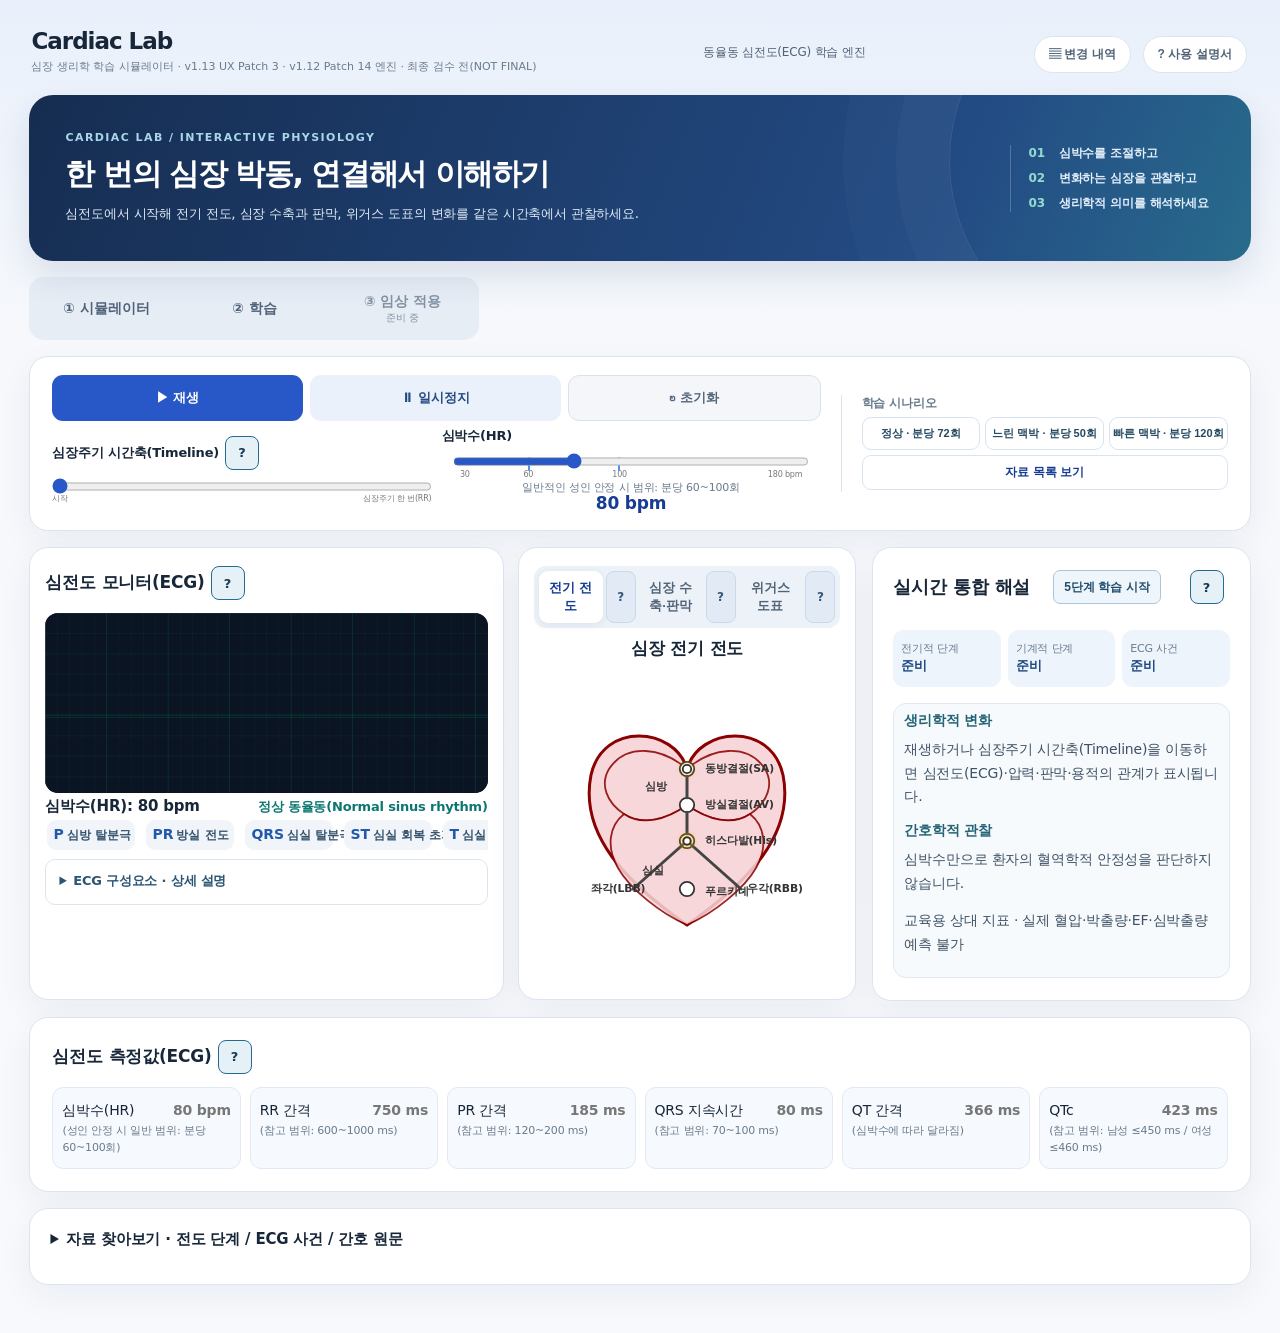
<file: index.html>
<!DOCTYPE html>
<html lang="ko">
<head>
<meta charset="UTF-8">
<meta name="viewport" content="width=device-width, initial-scale=1.0">
<title>Cardiac Electrophysiology Simulator v1.13 UX Patch 3 · v1.12 Patch 14 engine</title>
<link rel="stylesheet" href="style.css">
<link rel="stylesheet" href="cardiac-lab-v2.css">
</head>

<body>
<div class="app">

<header class="header">
    <h1>Cardiac Lab <span class="v113-engine-label">심장 생리학 학습 시뮬레이터 · v1.13 UX Patch 3 · v1.12 Patch 14 엔진 · 최종 검수 전(NOT FINAL)</span></h1>
    <p>동율동 심전도(ECG) 학습 엔진</p>
    <nav class="header-tools" aria-label="시뮬레이터 변경 내역 및 사용 설명서">
        <button type="button" id="patchNotesBtn" data-open-info="patchNotesPanel"
                aria-haspopup="dialog" aria-controls="patchNotesPanel" aria-expanded="false">▤ 변경 내역</button>
        <button type="button" id="userGuideBtn" data-open-info="userGuidePanel"
                aria-haspopup="dialog" aria-controls="userGuidePanel" aria-expanded="false">? 사용 설명서</button>
    </nav>
</header>

<section class="ux-reset-intro" aria-labelledby="uxResetTitle">
  <div class="ux-reset-copy">
    <p class="ux-reset-eyebrow">Cardiac Lab / Interactive Physiology</p>
    <h2 id="uxResetTitle">한 번의 심장 박동, 연결해서 이해하기</h2>
    <p class="ux-reset-description">심전도에서 시작해 전기 전도, 심장 수축과 판막, 위거스 도표의 변화를 같은 시간축에서 관찰하세요.</p>
  </div>
  <div class="ux-reset-steps" aria-label="시뮬레이터 학습 흐름">
    <span><b>01</b> 심박수를 조절하고</span>
    <span><b>02</b> 변화하는 심장을 관찰하고</span>
    <span><b>03</b> 생리학적 의미를 해석하세요</span>
  </div>
</section>
<main class="main-container">

    <!-- TOP AREA -->
    <section class="visual-grid">

        <!-- ECG -->
        <section class="card ecg-panel">
            <h2>심전도 모니터(ECG)</h2>

            <div class="ecg-wrapper">
                <canvas id="ecgCanvas" width="900" height="220"></canvas>
            </div>

            <div class="ecg-info">
                <span id="heartRateDisplay">심박수(HR): 80 bpm</span>
                <span id="rhythmStatus">정상 동율동(Normal sinus rhythm)</span>
            </div>

            <div class="ecg-interpretation" aria-label="선택 가능한 심전도 파형">
                <button type="button" class="ecg-item" data-ecg-component="P">
                    <span class="ecg-label">P</span><span>심방 탈분극</span>
                </button>
                <button type="button" class="ecg-item" data-ecg-component="PR">
                    <span class="ecg-label">PR</span><span>방실 전도</span>
                </button>
                <button type="button" class="ecg-item" data-ecg-component="QRS">
                    <span class="ecg-label">QRS</span><span>심실 탈분극</span>
                </button>
                <button type="button" class="ecg-item" data-ecg-component="ST">
                    <span class="ecg-label">ST</span><span>심실 회복 초기</span>
                </button>
                <button type="button" class="ecg-item" data-ecg-component="T">
                    <span class="ecg-label">T</span><span>심실 재분극</span>
                </button>
            </div>

            <div class="ecg-explanation" id="ecgExplanation" aria-live="polite">
                <div class="ecg-explanation-header">
                    <span>심전도 파형 설명</span>
                    <strong id="ecgExplanationTitle">설명할 심전도 파형을 선택하세요</strong>
                </div>
                <p id="ecgExplanationText">위의 P파, PR 간격, QRS파, ST 분절, T파를 눌러 심장의 전기적 활동과 어떤 관계가 있는지 살펴보세요.</p>
                <div class="ecg-explanation-link">
                    <span>전도와 전기적 활동</span>
                    <strong id="ecgExplanationLink">—</strong>
                </div>
            </div>

            <!-- CONTROL PANEL MOVED INTO ECG PANEL -->
            <section class="embedded-control-panel compact-controller">
                <div class="controller-layout">
                    <div class="controller-buttons">
                    <button id="playBtn">▶ 재생</button>
                    <button id="pauseBtn">⏸ 일시정지</button>
                    <button id="resetBtn">↻ 초기화</button>
                    </div>

                    <div class="controller-sliders">
                <div class="timeline">
                    <p class="control-title">심장주기 시간축(Timeline)</p>
                    <input id="timeSlider" type="range" min="0" max="100" value="0" step="0.1">
                    <div class="timeline-labels">
                        <span>시작</span>
                        <span>심장주기 한 번(RR)</span>
                    </div>
                </div>

                <div class="heart-rate-control">
                    <p class="control-title">심박수(HR)</p>

                    <div class="heart-rate-slider-wrap">
                        <div class="normal-range-track">
                            <div class="normal-range-fill"></div>
                        </div>
                        <input id="heartRateSlider" type="range" min="30" max="180" value="80" step="1">
                    </div>

                    <div class="heart-rate-scale">
                        <span class="scale-30">30</span>
                        <span class="scale-60">60</span>
                        <span class="scale-100">100</span>
                        <span class="scale-180">180 bpm</span>
                    </div>

                    <div class="normal-range-label">일반적인 성인 안정 시 범위: 분당 60~100회</div>
                    <strong id="heartRateValue">80 bpm</strong>
                </div>
                    </div>
                </div>
            </section>
        </section>


        <!-- CARDIAC CONDUCTION -->
        <section class="card heart-panel">
            <h2 id="heartVisualTitle">심장 전기 전도</h2>
            <div class="heart-mode-switch" role="group" aria-label="심장 시각화 방식">
                <button id="electricalModeBtn" type="button" class="mode-active" aria-pressed="true">전기 전도</button>
                <button id="mechanicalModeBtn" type="button" aria-pressed="false">심장 수축·판막</button>
            </div>

            <svg id="heartSVG" viewBox="0 0 500 500" xmlns="http://www.w3.org/2000/svg">
                <path id="heartShape"
                    d="M250 420 C150 350 70 270 90 170 C110 80 230 90 250 160 C270 90 390 80 410 170 C430 270 350 350 250 420 Z"/>
                <path id="atriaRegion"
                    d="M250 160 C210 125 150 115 120 160 C105 185 115 215 145 235 C175 255 215 245 250 220 C285 245 325 255 355 235 C385 215 395 185 380 160 C350 115 290 125 250 160 Z"/>
                <path id="ventricleRegion"
                    d="M145 235 C120 255 115 290 135 325 C155 360 205 400 250 420 C295 400 345 360 365 325 C385 290 380 255 355 235 C325 255 285 245 250 220 C215 245 175 255 145 235 Z"/>

                <circle id="SA" cx="250" cy="160" r="12"/>
                <circle id="AV" cx="250" cy="220" r="12"/>
                <circle id="His" cx="250" cy="280" r="12"/>
                <circle id="Purkinje" cx="250" cy="360" r="12"/>

                <line id="AVPath" x1="250" y1="172" x2="250" y2="208"/>
                <line id="HisPath" x1="250" y1="232" x2="250" y2="268"/>
                <line id="RBB" x1="250" y1="280" x2="340" y2="360"/>
                <line id="LBB" x1="250" y1="280" x2="160" y2="360"/>

                <circle id="conductionPulse" cx="250" cy="160" r="7" class="conduction-pulse"/>
                <circle id="conductionPulseR" cx="250" cy="280" r="6" class="conduction-branch-pulse"/>
                <circle id="conductionPulseL" cx="250" cy="280" r="6" class="conduction-branch-pulse"/>

                <text x="280" y="165">동방결절(SA)</text>
                <text x="280" y="225">방실결절(AV)</text>
                <text x="280" y="285">히스다발(His)</text>
                <text x="350" y="365">우각(RBB)</text>
                <text x="90" y="365">좌각(LBB)</text>
                <text x="280" y="370">푸르키녜</text>
                <text id="atriaLabel" x="180" y="195">심방</text>
                <text id="ventricleLabel" x="175" y="335">심실</text>
            </svg>
            <div id="mechanicalView" class="mechanical-view" hidden>
                <svg id="mechanicalSVG" viewBox="0 0 500 420" role="img" aria-label="심장의 네 개 방과 네 판막, 혈류 방향을 나타낸 교육용 심장 모형">
                    <defs>
                        <marker id="blueArrow" markerWidth="6" markerHeight="6" refX="4" refY="3" orient="auto"><path d="M0,0 L6,3 L0,6 Z" fill="#328bbd"/></marker>
                        <marker id="redArrow" markerWidth="6" markerHeight="6" refX="4" refY="3" orient="auto"><path d="M0,0 L6,3 L0,6 Z" fill="#bd5252"/></marker>
                    </defs>
                    <text class="model-caption" x="250" y="22" text-anchor="middle">4개 심장 방의 혈액 흐름을 단순화한 모형</text>
                    <g class="flow-tract flow-deoxygenated">
                        <path id="flowRightAV" d="M132 134 L132 212"/>
                        <path id="flowPulmonary" d="M132 290 L132 319 L67 319 L67 44"/>
                    </g>
                    <g class="flow-tract flow-oxygenated">
                        <path id="flowLeftAV" d="M370 134 L370 212"/>
                        <path id="flowAortic" d="M370 290 L370 319 L435 319 L435 44"/>
                    </g>
                    <g class="chamber atrial-chamber">
                        <ellipse id="rightAtrialShape" class="chamber-blue" cx="132" cy="112" rx="74" ry="48"/>
                        <ellipse id="leftAtrialShape" class="chamber-red" cx="370" cy="112" rx="74" ry="48"/>
                        <text x="132" y="108">RA</text><text x="370" y="108">LA</text>
                    </g>
                    <g class="chamber ventricular-chamber">
                        <ellipse id="rightVentricleShape" class="chamber-blue" cx="132" cy="256" rx="74" ry="54"/>
                        <ellipse id="leftVentricleShape" class="chamber-red" cx="370" cy="256" rx="74" ry="54"/>
                        <text x="132" y="254">RV</text><text x="370" y="254">LV</text>
                    </g>
                    <g class="valve-group">
                        <line class="valve-segment" id="tricuspidValve" x1="103" y1="173" x2="161" y2="173"/>
                        <line class="valve-segment" id="mitralValve" x1="341" y1="173" x2="399" y2="173"/>
                        <line class="valve-segment" id="pulmonaryValve" x1="66" y1="339" x2="96" y2="339"/>
                        <line class="valve-segment" id="aorticValve" x1="403" y1="339" x2="433" y2="339"/>
                    </g>
                    <g class="flow-dots">
                        <circle class="flow-dot blue-dot" data-flow="flowRightAV" r="7"/>
                        <circle class="flow-dot blue-dot" data-flow="flowRightAV" r="7"/>
                        <circle class="flow-dot blue-dot" data-flow="flowPulmonary" r="7"/>
                        <circle class="flow-dot blue-dot" data-flow="flowPulmonary" r="7"/>
                        <circle class="flow-dot red-dot" data-flow="flowLeftAV" r="7"/>
                        <circle class="flow-dot red-dot" data-flow="flowLeftAV" r="7"/>
                        <circle class="flow-dot red-dot" data-flow="flowAortic" r="7"/>
                        <circle class="flow-dot red-dot" data-flow="flowAortic" r="7"/>
                    </g>
                    <text class="flow-target blue-text" x="55" y="50">폐동맥</text>
                    <text class="flow-target red-text" x="395" y="50">대동맥</text>
                    <text class="model-caption" x="250" y="405" text-anchor="middle">구조 이해용 그림 · 실제 해부학적 비율이 아닙니다</text>
                </svg>
                <div class="mechanical-readout" aria-live="off">
                    <div class="mechanical-readout-header">
                        <strong id="mechanicalPhase">준비</strong>
                        <details id="mechanicalModelInfo" class="mechanical-model-info">
                            <summary aria-label="모형 가정과 수치 주의사항 보기">ⓘ 모형 안내</summary>
                            <div class="mechanical-model-info-body">
                                <p>심장 그림은 실제 해부학적 크기와 비례하지 않는 교육용 도식입니다.</p>
                                <p>판막·압력 관계와 심실 용적은 교육용 상대 지표입니다. 실제 환자의 혈압·심실 용적 또는 박출률(EF)을 나타내지 않습니다.</p>
                                <p>이 모델은 RR 앞 충만 구간을 상대 용적 0.88로 평탄하게, 뒤 충만 구간은 증가하도록 단순화했습니다.</p>
                                <p>압력 변화의 원리를 보여주는 교육용 모형이며 실제 환자의 혈역학적 측정값이 아닙니다.</p>
                            </div>
                        </details>
                    </div>
                    <p id="mechanicalExplanation">재생하거나 심장주기 시간축을 움직여 수축과 판막 변화를 살펴보세요.</p>
                    <div class="mechanical-stats"><span id="avValveState">방실판막: —</span><span id="outflowValveState">반월판막: —</span></div>
                    <div class="mechanical-stats"><span id="flowState">혈류: —</span><span id="volumeState">심실 상대 용적: —</span></div>
                </div>
            </div>
        </section>
    </section>


    <!-- NEW LOWER INFORMATION AREA -->
    <section class="info-grid">

        <section class="card placeholder-panel measurements-panel">
            <h2>심전도 측정값(ECG)</h2>

            <div class="measurement-list">
                <div class="measurement-item">
                    <div class="measurement-row">
                        <span>심박수(HR)</span>
                        <strong id="measurementHeartRate">—</strong>
                    </div>
                    <small>(성인 안정 시 일반 범위: 분당 60~100회)</small>
                </div>

                <div class="measurement-item">
                    <div class="measurement-row">
                        <span>RR 간격</span>
                        <strong id="measurementRR">—</strong>
                    </div>
                    <small>(참고 범위: 600~1000 ms)</small>
                </div>

                <div class="measurement-item">
                    <div class="measurement-row">
                        <span>PR 간격</span>
                        <strong id="measurementPR">—</strong>
                    </div>
                    <small>(참고 범위: 120~200 ms)</small>
                </div>

                <div class="measurement-item">
                    <div class="measurement-row">
                        <span>QRS 지속시간</span>
                        <strong id="measurementQRS">—</strong>
                    </div>
                    <small>(참고 범위: 70~100 ms)</small>
                </div>

                <div class="measurement-item">
                    <div class="measurement-row">
                        <span>QT 간격</span>
                        <strong id="measurementQT">—</strong>
                    </div>
                    <small>(심박수에 따라 달라짐)</small>
                </div>

                <div class="measurement-item">
                    <div class="measurement-row">
                        <span>QTc</span>
                        <strong id="measurementQTc">—</strong>
                    </div>
                    <small>(참고 범위: 남성 ≤450 ms / 여성 ≤460 ms)</small>
                </div>
            </div>
        </section>


        <section class="card placeholder-panel event-panel">
            <h2>심전도 사건·단계 안내</h2>

            <div class="event-flow" aria-label="현재 심장 전기 전도 단계">
                <div class="event-item" data-conduction="SA">동방결절(SA)</div>
                <span>→</span>
                <div class="event-item" data-conduction="AV">방실결절(AV)</div>
                <span>→</span>
                <div class="event-item" data-conduction="His">히스다발(His)</div>
                <span>→</span>
                <div class="event-item" data-conduction="Purkinje">푸르키녜 섬유</div>
            </div>

            <div class="event-ecg-row">
                <span>심전도(ECG) 사건</span>
                <strong id="ecgEventIndicator">준비</strong>
            </div>

            <p class="event-sync-status" id="eventSyncStatus">재생하면 심장 전도와 파형이 함께 표시됩니다.</p>
        </section>

    </section>


    <!-- CURRENT PHASE -->
    <section class="card phase-panel">
        <h2>현재 심장 단계</h2>
        <div id="phaseTitle">준비</div>
        <p id="phaseDescription">재생하면 심장 전도 과정이 시작됩니다.</p>

        <div class="phase-ecg-link">
            <span>심전도(ECG) 파형</span>
            <strong id="phaseECG">준비</strong>
        </div>
    </section>

    <!-- v1.10 Patch 3: independent opt-in graph, AFTER existing core UI. -->
    <div class="wiggers-shell">
    <details id="wiggersDetails" class="card wiggers-panel">
        <summary id="wiggersToggle" class="wiggers-summary">
            <span class="wiggers-summary-title">위거스 도표(Wiggers) <span class="wiggers-optional">선택 학습</span></span>
            <span class="wiggers-summary-hint">심전도 · 상대 압력 · 상대 심실 용적 · 심음 사건(S1/S2)</span>
        </summary>
        <div class="wiggers-body">
<p class="v113-inline-learn">위거스 도표는 심장의 전기 신호와 실제 수축·판막·혈류의 시간 관계를 함께 읽는 학습 도구예요. <button type="button" class="v113-term-trigger" data-term-help="wiggers">위거스 도표란? · 왜 중요한가요?</button></p>
            <p class="wiggers-disclaimer">기존 시뮬레이터와 동기화된 심장주기 한 번(RR)을 보여줍니다. 압력·용적 곡선은 <strong>변화 방향을 배우기 위한 상대 지표</strong>이지 실제 혈압(mmHg), 용적(mL), 박출률(EF), 환자 검사값 또는 진단 수치가 아닙니다. 제1·2심음(S1/S2)은 소리가 아니라 사건 위치 표시입니다.</p>

            <section class="learning-scenario-panel" aria-label="심박수별 학습 시나리오">
                <h3>심박수별 학습 · 정상 / 느린 맥박 / 빠른 맥박</h3>
                <div class="learning-preset-row" role="group" aria-label="시뮬레이터 심박수 시나리오 선택">
                    <button type="button" data-learning-preset="normal" aria-pressed="false">정상 · 분당 72회</button>
                    <button type="button" data-learning-preset="bradycardia" aria-pressed="false">느린 맥박 · 분당 50회</button>
                    <button type="button" data-learning-preset="tachycardia" aria-pressed="false">빠른 맥박 · 분당 120회</button>
                </div>
                <strong id="learningScenarioSummary">정상 범위 교육용 심장주기 · 분당 80회 · 사용자 설정</strong>
                <p id="learningScenarioIntro">세 시나리오 또는 기존 HR 슬라이더로 심장 주기의 관계를 살펴보세요.</p>
                <p id="learningDuration">심장주기 구간의 상대적 시간이 표시됩니다. 실제 환자의 측정값은 아닙니다.</p>
                <p class="learning-boundary">성인 안정 시 HR 범위에 따른 교육용 분류입니다. 동성 빈맥/서맥의 원인이나 환자의 혈역학적 안정성을 판단하지 않습니다.</p>
            </section>
            <div class="wiggers-legend" aria-label="위거스 곡선 색상 설명">
                <span class="wiggers-key"><i class="wiggers-key-line wig-ecg"></i>ECG</span>
                <span class="wiggers-key"><i class="wiggers-key-line wig-la"></i>좌심방</span>
                <span class="wiggers-key"><i class="wiggers-key-line wig-lv"></i>좌심실</span>
                <span class="wiggers-key"><i class="wiggers-key-line wig-ao"></i>대동맥</span>
                <span class="wiggers-key"><i class="wiggers-key-line wig-vol"></i>좌심실 용적(상대값)</span>
            </div>
            <div class="wiggers-chart-scroll" tabindex="0" role="region" aria-label="위거스 도표. 화면이 좁으면 이 그래프 영역 안에서 좌우로 스크롤하세요">
                <svg id="wiggersChart" viewBox="0 0 1000 470" role="img"
                     aria-label="한 번의 심장주기에서 좌심방·좌심실·대동맥의 상대 압력, 심전도, 상대 심실 용적, 판막 사건과 현재 시점을 비교하는 위거스 도표">
                    <rect x="52" y="29" width="912" height="181" rx="7" class="wiggers-band"/>
                    <rect x="52" y="224" width="912" height="85" rx="7" class="wiggers-band"/>
                    <rect x="52" y="322" width="912" height="99" rx="7" class="wiggers-band"/>
                    <g class="wiggers-axis">
                        <line x1="64" y1="65" x2="955" y2="65"/>
                        <line x1="64" y1="125" x2="955" y2="125"/>
                        <line x1="64" y1="185" x2="955" y2="185"/>
                        <line x1="64" y1="267" x2="955" y2="267"/>
                        <line x1="64" y1="338" x2="955" y2="338"/>
                        <line x1="64" y1="400" x2="955" y2="400"/>
                    </g>
                    <g class="wiggers-plot-labels">
                        <text x="66" y="23">압력 — 상대값</text>
                        <text x="66" y="221">심전도(ECG) — 같은 모형</text>
                        <text x="66" y="318">좌심실 용적 — 상대값, EF 아님</text>
                        <text x="64" y="456">0%</text>
                        <text x="287" y="456" text-anchor="middle">25%</text>
                        <text x="510" y="456" text-anchor="middle">50%</text>
                        <text x="733" y="456" text-anchor="middle">75%</text>
                        <text x="955" y="456" text-anchor="end">100% RR</text>
                    </g>
                    <g class="wiggers-traces" fill="none" stroke-linecap="round" stroke-linejoin="round">
                        <path id="wiggersPathLA" class="wiggers-trace wig-la"/>
                        <path id="wiggersPathLV" class="wiggers-trace wig-lv"/>
                        <path id="wiggersPathAorta" class="wiggers-trace wig-ao"/>
                        <path id="wiggersPathECG" class="wiggers-trace wig-ecg"/>
                        <path id="wiggersPathVolume" class="wiggers-trace wig-vol"/>
                    </g>
                    <g id="wiggersMarkers" aria-label="판막 개폐 사건"></g>
                    <line id="wiggersCursor" x1="64" x2="64" y1="29" y2="421" class="wiggers-cursor"/>
                </svg>
            </div>
            <div class="wiggers-event-key" aria-label="판막 및 심음 사건 표시">
                <span>승모판 닫힘 = 제1심음(S1)</span><span>대동맥판 열림</span>
                <span>대동맥판 닫힘 = 제2심음(S2)</span><span>승모판 열림</span>
            </div>
            <div class="wiggers-status" aria-live="off">
                <strong id="wiggersCurrentStage">준비</strong>
                <span id="wiggersCurrentTime">생리학적 주기 시점(A) 0 ms</span>
                <span id="wiggersCurrentValves">승모판: — · 대동맥판: —</span>
            </div>
            <section class="wiggers-learning" aria-label="판막과 심음 학습 설명">
                <h3>심전도 → 압력 → 판막 → 심실 용적</h3>
                <p id="wiggersLearningStage">재생하거나 심장주기 시간축을 움직여 심장 단계의 변화를 살펴보세요.</p>
                <p id="wiggersLearningEvent">판막 개폐와 심음(S1/S2) 설명은 그래프의 사건 표시와 같은 심장주기 시간축을 따릅니다.</p>
                <p class="wiggers-learning-limit">압력·용적은 교육용 상대값으로 실제 임상 측정치가 아닙니다. S1·S2 표시는 좌측 심장의 판막 사건을 단순화한 것으로 실제 녹음이 아니며, 기계적 모형은 판막 경계에서 반올림 규칙이 조금 다를 수 있습니다.</p>
            </section>

            <details id="wiggersDeepDive" class="learning-deep-dive">
                <summary>심화 의학·간호 해설 보기 · ECG → 압력/판막 → 용적 → 간호 관찰</summary>
                <div class="learning-detail" aria-live="off">
                    <h3 id="learningPhaseTitle">준비 · 시작 전</h3>
                    <h4>① 전기적 활동과 수축의 시간 차</h4>
                    <p id="learningElectrical">재생하거나 심장주기 시간축을 이동해 보세요.</p>
                    <h4>② 압력 변화 및 판막 개폐</h4>
                    <p id="learningHemodynamics">현재 주기에 따른 판막 관계가 표시됩니다.</p>
                    <h4>③ 심실 용적과 혈류 방향</h4>
                    <p id="learningVolume">상대 용적 곡선은 실제 mL나 EF가 아닙니다.</p>
                    <h4>④ 임상·간호 관찰 관점</h4>
                    <p id="learningNursing">환자 상태를 HR 수치만으로 판단하지 않습니다.</p>
                    <h4>⑤ HR에 따른 비교 사고</h4>
                    <p id="learningRateComparison">RR을 바꾸고 비교해보세요.</p>
                    <h4>모델의 가정·한계</h4>
                    <p id="learningCaution">교육용 모형은 실제 환자의 혈역학을 예측하지 않습니다.</p>
                </div>
            </details>
            <p class="wiggers-footnote">움직이는 세로선은 생리학적 시간(A)을 따릅니다. 기존 심전도 화면의 이동 효과와 전기·기계적 보기의 속도는 그대로 유지됩니다. 교육용 압력 곡선과 기계적 모형은 경계 시점의 반올림 규칙이 조금 다를 수 있습니다.</p>
        </div>
    </details>
    <button id="wiggersHelpButton" class="wiggers-help-button" type="button"
            aria-label="위거스 도표 도움말" aria-expanded="false" aria-controls="wiggersHelp">?</button>
    <aside id="wiggersHelp" class="wiggers-help-popover" role="group" aria-labelledby="wiggersHelpTitle" hidden>
        <div class="wiggers-help-heading">
            <strong id="wiggersHelpTitle">위거스 도표를 읽는 방법</strong>
            <button id="wiggersHelpClose" type="button" aria-label="위거스 도움말 닫기">×</button>
        </div>
        <p>위거스 도표(Wiggers diagram)는 심장주기 하나에서 <strong>심전도 → 압력 변화 → 판막 개폐 → 심실 용적 변화</strong>를 같은 시간축에 표시해 비교하는 그림입니다. 전기 신호와 실제 수축이 정확히 동시에 일어나지는 않는다는 점을 이해하는 데 중요합니다.</p>
        <ol>
            <li><strong>심전도(ECG):</strong> P파는 심방 수축보다 앞서고, QRS파는 심실 수축보다 앞섭니다. T파는 심실의 전기적 회복과 관련됩니다.</li>
            <li><strong>압력:</strong> 좌심방·좌심실·대동맥의 상대 압력 곡선을 비교하며 판막이 열리고 닫히는 관계를 살펴봅니다.</li>
            <li><strong>용적:</strong> 등용적 단계에는 용적이 일정하고, 박출 때 감소하고 충만 때 증가합니다.</li>
            <li><strong>판막 사건:</strong> 승모판 닫힘(S1) → 대동맥판 열림 → 대동맥판 닫힘(S2) → 승모판 열림의 순서를 봅니다.</li>
        </ol>
        <p>그래프의 위치 표시는 생리학적 시간(A)을 따르며, 심전도 화면의 이동 효과는 별도 표시 시간(B)을 따릅니다. 상대 압력·용적은 실제 혈압(mmHg), 용적(mL), 박출률(EF)이나 환자 예측값이 아닙니다.</p>
    </aside>
    </div>

</main>
</div>
<section id="patchNotesPanel" class="info-panel" role="dialog" aria-modal="false"
         aria-labelledby="patchNotesHeading" data-info-panel hidden>
    <div class="info-panel-head">
        <h2 id="patchNotesHeading">▤ 버전·변경 내역</h2>
        <button type="button" data-close-info aria-label="변경 내역 닫기">×</button>
    </div>
    <p class="info-panel-intro">이력은 실제 적용된 변경을 성격별로 구분한 요약입니다. 임상 검증이나 실제 기기 시각 검수를 의미하지 않습니다.</p>
    <section class="patch-group">
        <p><strong>v1.13 UX Patch 3</strong> — 공식 한국어 심장·심전도·간호 용어를 기본으로 메뉴·상태·전도·파형 설명·도움말·접근성 이름을 정비했습니다. ECG·PR·QRS·QTc·Wiggers 등의 국제 약어와 고유명사는 필요한 범위에서 유지합니다. 내부 식별자·A/B 시계·임상 공개 제한·기존 10문항은 변경하지 않았습니다.</p>
        <p><strong>v1.13 UX Patch 2</strong> — 학생이 자주 만나는 조작·상태·단계 표현을 한글 우선으로 정리하고, 위거스 도표(Wiggers), 심전도(ECG), 전기 전도, 수축·판막, 시간축, 측정값 및 간호 사정의 의미와 중요성을 설명하는 선택형 팝업을 추가했습니다. 기존 A/B·5단계 학습·10문항의 동작은 유지합니다.</p>
        <h3>기능 추가</h3>
        <p><strong>v1.13 UX Patch 1 (A1·B1·C1·D1·E1·F1)</strong> — 학습은 PC의 단원 목록/본문 2열, 모바일의 접이식 단원 목록과 집중 독서 흐름으로 개선했습니다. 임상 QA 화면은 환자 주요 증상·HR·혈압과 현재 문제를 우선 배치하고 ECG/Lab은 필요할 때 확인합니다. 블루·틸 강조와 단순한 테두리, 16px 수준의 본문 가독성을 적용했으며 기존 A/B·Guided·10문항과 답안을 보존합니다.</p>
        <p><strong>v1.13 Integrated Patch 2–6</strong> — 기존 단일 ECG 엔진과 원본 Guided 5단계·10문항을 유지하면서, 정식 학습 탭에 6단원 안내형/자유 탐색을 연결했습니다. 임상 풀이·복습 엔진은 구현됐지만 사례 내용이 임상 전문가의 독립 검토 전이므로 일반 사용자에게는 비활성화되며 QA 미리보기에서만 확인할 수 있습니다.</p>
        <p><strong>v1.12 Patch 8</strong> — 단계 학습에서 이전/다음·단계 선택 시 기존 Timeline으로 자동 일시정지·관찰하고, 학습 설명은 재생 중에도 고정합니다. 자유 관찰의 시간과 시각화 전환은 그대로 유지합니다.</p>
        <p><strong>v1.12 Patch 4</strong> — 학습 수준을 <strong>1. 기초 이해 → 2. 간호 연결 → 3. 추가학습</strong>으로 재구성하고, 현재 수준에서 다음 수준으로 이동하는 버튼을 추가했습니다. ECG·심장주기 주요 흐름부터 배우고 필요할 때 간호 관찰·원문 설명으로 확장합니다.</p>
        <p><strong>v1.12 Patch 3</strong> — 5단계 학습에서 초급·심화 난이도를 선택하고, 기존 교육 원문을 펼치며, 단계별 초급 1개와 심화 1개씩 총 10개 개념 확인 문제를 풀 수 있습니다. 정답과 근거는 제출 뒤 표시되고 각 문항은 다시 풀 수 있습니다.</p>
        <p><strong>v1.12 Patch 2</strong> — 기존 5단계 학습 카드에서 이전/다음(현재 시뮬레이션 시간 불변), 명시적 Wiggers 보기(시각화만 전환), 명시적 관찰 시점 이동(기존 Timeline의 일시 정지·A/B 시간 이동) 기능을 추가했습니다. 학습 단계 자동 이동·자동 재생 정지는 없습니다.</p>
        <p><strong>v1.12 Patch 1</strong> — 기존 실시간 해설 영역에서 선택적으로 열리는 심장 주기 5단계 학습. 전기·기계 상태를 따로 보여주며 현재 시뮬레이션의 시간과 재생은 변경하지 않습니다. 이전/다음·Wiggers 이동·Timeline 이동 및 문제풀이는 후속 패치에서 추가할 예정입니다.</p>
        <p><strong>v1.11</strong> — 공통 HR·Timeline·Play/Pause/Reset과 정상·서맥·빈맥 시나리오를 하나의 컨트롤 영역으로 통합.</p>
        <p><strong>v1.10 P5</strong> — Normal 72 / Bradycardia 50 / Tachycardia 120 bpm 교육 프리셋과 자유 HR 연동.</p>
        <p><strong>v1.10 P1–3</strong> — Wiggers 사건·상대 압력/용적 프로필 및 동기화된 ECG/Wiggers 그래프.</p>
        <p><strong>v1.9</strong> — 기존 Electrical 모드를 유지한 Mechanical 판막/혈류 시각화.</p>
        <p><strong>v1.8</strong> — Physiological A / Visualization B 시간 분리 및 HR 관련 ECG 교육 모델.</p>
    </section>
    <section class="patch-group">
        <h3>의학·간호 교육</h3>
        <p><strong>v1.12 Patch 5</strong> — 심실 충만의 RR 초반 상대 용적 0.88 평탄 구간과 RR 후반 0.48→0.88 증가 구간을 기존 Wiggers/원문 학습 설명에 모두 구분해 표시합니다. 확립된 생리 원리와 모형상의 값은 별도로 안내합니다.</p>
        <p><strong>v1.12 Patch 4</strong> — 시작 수준에는 한 문장 핵심과 ECG·판막·용적의 기초 관계를 표시합니다. 간호 관찰은 두 번째 수준에서 연결하며, 원본 의학·간호 서술, 모형 시간 경계, 고급 이해도 문항과 상대 수치 한계는 선택형 추가학습에서 제공합니다. 기존 원문·10문항은 삭제하지 않았습니다.</p>
        <p><strong>v1.12 Patch 3</strong> — 기존 PHASES 및 HR별 RATE 학습 설명 원문을 읽기 전용으로 사용하며, 전기적 사건·판막·상대 용적·S1/S2 및 간호 관찰과 모델 한계에 관한 질적 이해도 문항 10개를 추가했습니다. 실제 환자 진단·치료 판단이나 EF·박출량 계산 문제는 없습니다.</p>
        <p><strong>v1.12 Patch 1</strong> — 기존 Wiggers/간호학 설명 원문을 재사용하고 5단계의 모델 관찰점을 기존 판막·용적 프로필과 대조. RR 후반 충만과 주기 초반 평탄한 용적을 구분합니다. 상대 지표를 실제 혈압·용적·EF로 해석하지 않습니다.</p>
        <p><strong>v1.11</strong> — 전기적 단계와 기계적 단계를 구분하는 실시간 해설, 생리학적 변화·간호 관찰을 그래프와 나란히 배치.</p>
        <p><strong>v1.10 P5</strong> — 심장 주기 5단계마다 ECG·압력·판막·용적·간호 관찰·한계 설명 확장.</p>
        <p><strong>v1.10 P4</strong> — 승모판/대동맥판 사건 및 S1/S2 단계별 해설.</p>
    </section>
    <section class="patch-group">
        <h3>화면과 사용성(UI/UX)</h3>
        <p><strong>v1.12 Patch 14</strong> — 기존 Mechanical 모형과 판막·혈류 설명을 실제 사용 가능한 폭에 따라 자동 2열/1열 배치합니다. 모형 안내는 주변 카드를 가리지 않고 카드 내부에서 펼치며, 핵심 글자와 터치 영역을 키웠습니다. 생리 모델과 원문·문항은 변경하지 않았습니다.</p>
        <p><strong>v1.12 Patch 12</strong> — 전체 설명 일괄 펼침을 선택형 자료 목록으로 바꾸고, 전도·ECG 사건·간호 원문을 필요할 때만 여는 정보 구조로 정리했습니다. 최신 사용 설명서를 실제 자동 관찰 동작에 맞게 갱신했습니다.</p>
        <p><strong>v1.12 Patch 7</strong> — PC에서 ECG와 핵심 해설을 상단에 나란히 배치하고, 원래 심장 그림과 Wiggers를 독립된 전체 너비 영역으로 이동했습니다. 원본 상세자료는 아래 자료 목록에 보존했습니다.</p>
        <p><strong>v1.12 Patch 5</strong> — 사용 설명서를 현재 세 단계 학습 체계에 맞게 정리하고, 열리는 학습 영역의 소형 주의문과 모바일 설명 텍스트를 읽기 쉽게 조정했습니다. 기본 컴팩트 배치는 유지합니다.</p>
        <p><strong>v1.12 Patch 4</strong> — 기본 ECG 대시보드 배치는 그대로 유지합니다. 열어둔 가이드에서도 학생이 선택한 수준에 필요한 정보만 우선 표시하며, 심화 원문은 접이식으로 유지합니다. 모바일 학습 버튼·키보드 포커스와 화면 가로 넘침을 점검합니다.</p>
        <p><strong>v1.12 Patch 3</strong> — 기본 핵심 대시보드는 유지하고, 가이드를 연 뒤에만 난이도 선택이 나타납니다. 심화 원문과 이해도 문항은 각각 필요할 때 펼쳐 읽을 수 있고 모바일에서도 기존 Wiggers 그래프는 별도로 스크롤됩니다.</p>
        <p><strong>v1.12 Patch 2</strong> — 학습 이전/다음 버튼은 처음과 마지막 단계에서 비활성화됩니다. 세 동작은 독립된 버튼이며 모바일 터치 및 키보드 조작을 지원합니다. 학습을 닫으면 기존 실시간 해설로 복귀합니다.</p>
        <p><strong>v1.11.1</strong> — 핵심 보기(기본) / 전체 정보 보기 전환, ECG 상세·전도 단계·사건 정보의 접이식 배치, Measurements 요약을 주 시각화 바로 위로 이동. 기존 정보는 삭제하지 않음.</p>
        <p><strong>v1.11</strong> — ECG 상시 표시, Electrical/Mechanical/Wiggers 전환, Wiggers 확대 보기, 모바일 1열 레이아웃 및 가독성 개선.</p>
        <p><strong>v1.10 P5</strong> — 접이식 심화 학습, 패치 내역/사용 설명서 아이콘 팝업.</p>
        <p><strong>v1.10 P4</strong> — Wiggers ? 도움말 및 닫기·외부 클릭·Escape 지원.</p>
        <p><strong>v1.10 P3</strong> — 접이식 Wiggers SVG, 모바일 그래프 영역 내 가로 스크롤.</p>
    </section>
    <section class="patch-group">
        <h3>안정성·검증·문서</h3>
        <p><strong>v1.12 Patch 12</strong> — 기존 18개 회귀 단계에 자료 목록·임상 원문 보존·10문항·키보드·6개 화면 너비의 실브라우저 검사를 추가합니다. 실제 PC·모바일 사용자 검수와 별도 전문가 검토는 여전히 미완료입니다.</p>
        <p><strong>v1.12 Patch 6</strong> — Timeline Seek로 과거 파형을 복원할 때 잘못된 시각 보간을 수정하고, 10개 HR × 5단계에서 파형 가시성·시계 정합성을 검증했습니다.</p>
        <p><strong>v1.12 Patch 5</strong> — 교육 원문과 실제 상대 용적 프로필의 구간 차이를 검사하며, 기존 A/B 시간 및 사용자 명시적 이동 원칙을 회귀 검증합니다. 실제 PC·모바일 사용자의 수동 검수는 별도로 진행합니다.</p>
        <p><strong>v1.12 Patch 4</strong> — 수준 변경은 오직 학습 정보 표시만 바꿉니다. 기존 A/B 시간, ECG, Play/Pause/Reset, HR, Wiggers, Timeline, 10개 문제와 간호학 원문은 유지하고 기본/심화 정보의 노출만 회귀 검증합니다.</p>
        <p><strong>v1.12 Patch 3</strong> — 학습 난이도·문항 선택·채점·다시 풀기는 교육용 화면 상태만 바꾸며 기존 Timeline, 재생, A/B 시간, HR, Electrical/Mechanical/Wiggers 계산을 변경하지 않습니다. 문항 응답은 서버나 브라우저 저장소에 보관하지 않습니다.</p>
        <p><strong>v1.12 Patch 2</strong> — 기존 A/B 시간과 HR·재생 상태는 학습 단계 이동·Wiggers 보기만으로 변경되지 않습니다. 시점 이동은 학습자가 직접 버튼을 누를 때만 기존 Timeline input을 사용합니다. 교육용 상대 압력·용적은 환자 측정값이 아닙니다.</p>
        <p><strong>v1.11.1</strong> — 읽기용 표시 계층만 개선하고 A/B 시계, ECG 파형, Mechanical/Wiggers 계산과 모든 HR·Timeline 제어 유지. 축소·확대 및 자동 상세 설명 표시를 회귀 검증.</p>
        <p><strong>v1.11</strong> — v1.10 FINAL 별도 백업, 원본 DOM·이벤트 유지, A/B 시계 불변, 9개 자동 회귀 단계와 실화면 캡처.</p>
        <p><strong>v1.10 P5</strong> — 교육용 해설은 읽기 전용, 기존 HR 슬라이더만 사용. 신규 UI 테스트 및 사용 설명서.</p>
        <p><strong>v1.10 P1–4</strong> — 판막 경계 규칙과 상대 수치 한계 명시, 이전 버전 자동 회귀 테스트 유지.</p>
    </section>
    <p class="info-panel-disclaimer">압력은 상대 지표이며 심실 용적은 정규화된 값입니다. 본 프로그램은 교육용으로 임상 진단, EF/CO 계산 또는 치료 지시에 사용할 수 없습니다.</p>
</section>
<section id="userGuidePanel" class="info-panel" role="dialog" aria-modal="false"
         aria-labelledby="userGuideHeading" data-info-panel hidden>
    <div class="info-panel-head">
        <h2 id="userGuideHeading">? 사용 설명서</h2>
        <button type="button" data-close-info aria-label="사용 설명서 닫기">×</button>
    </div>
    <section class="guide-section"><h3>1. 처음 시작 · 자유 관찰과 단계 학습</h3>
        <p><strong>v1.13 UX Patch 3 기준:</strong> ① 시뮬레이터는 기존 ECG·Electrical·Mechanical·Wiggers와 원래 Play/Pause/Reset/Timeline을 유지합니다. ② 학습은 6단원 안내형·자유 탐색을 제공하며, 1단원에서 기존 심장주기 5단계·10문항을 그대로 사용합니다. PC에서는 단원 목록이 왼쪽에 보이고, 모바일에서는 '학습 단원 선택'을 열어 이동하세요. 단원 이동만으로 시뮬레이션 시간은 바뀌지 않습니다. ③ 임상 적용은 가상 사례 전문가 검토 전까지 일반 사용자에게 비활성화되어 있으며 <code>?v113Preview=1</code>은 개발 검증 전용입니다.</p>
        <p><strong>자유 관찰</strong>에서는 재생·일시정지·초기화, 심박수(HR, 30–180 bpm), 심장주기 시간축(Timeline)을 그대로 조작합니다. ECG·현재 전기/기계 단계·간호 요약은 실시간으로 갱신됩니다. 타임라인 직접 조작은 일시정지와 위치 이동을 수행하며 모든 시각화 탭이 같은 모델 시계를 사용합니다.</p>
        <p><strong>5단계 학습</strong>을 열면 먼저 1. 기초 이해로 시작합니다. 심방 수축 → 등용적 수축 → 심실 박출 → 등용적 이완 → <strong>모델 RR 후반</strong> 심실 충만을 탐색합니다. <strong>이전/다음 또는 단계 선택</strong>은 사용자 명시적인 학습 행동으로서 <strong>자동 일시정지 후 해당 단계 대표 관찰 시점으로 이동</strong>를 기존 Timeline으로 정확히 한 번 수행합니다. 상위 학습 탭 진입과 6단원 이동은 시간에 영향을 주지 않습니다. 단, <strong>준비 상태에서 '5단계 학습 시작'을 최초로 명시적으로 누르면 기존 시간축으로 첫 대표 관찰점에 한 번 이동</strong>합니다.</p>
        <p><strong>읽는 설명과 실제 재생 상태는 다릅니다.</strong> 재생을 눌러 심장이 움직여도 선택한 학습 카드 문장은 사용자가 단계나 수준을 바꾸기 전까지 유지됩니다. 실시간 전기·기계·ECG 상태는 계속 갱신됩니다. <strong>이 단계 다시 관찰</strong>은 같은 단계의 대표 시점으로 돌아가며 일시정지합니다. Wiggers 전환은 사용자가 직접 탭 또는 Wiggers 보기 버튼을 누를 때만 이루어집니다.</p>
        <p><strong>읽는 깊이</strong>는 1. 기초 이해 → 2. 간호 연결 → 3. 추가학습 순으로 높일 수 있습니다. 단계나 학습 수준을 바꿔도 기존 문제의 답안은 유지됩니다. <strong>이해도 확인</strong>을 펼쳐 기본·심화 총 10개 문항에 접근하고, 정답 확인 후 해설을 읽거나 해당 문제만 다시 풀 수 있습니다. 답안은 새로고침 시 초기화되며 환자 진단이나 자격 평가가 아닙니다.</p>
        <p><strong>자료 목록 보기</strong>를 누르면 긴 해설을 전부 펼치지 않고 전도 단계·ECG 사건·간호 원문의 <strong>주제 목록</strong>만 보여줍니다. 읽고 싶은 주제만 펼치고, <strong>핵심 보기로 전환</strong>하면 다시 접습니다. 심전도(ECG) 모니터의 P/PR/QRS/ST/T는 해당 ECG 구성요소 설명을 직접 열어줍니다. 자료 원문과 상대 지표 한계는 보존됩니다.</p>
    </section>
    <section class="guide-section"><h3>2. 전기 전도 · 기계적 심장주기 · 위거스 도표</h3>
        <p>심전도(ECG) 모니터는 항상 표시됩니다. 주 시각화 영역에서 <strong>전기 전도</strong>는 자극 전도 과정, <strong>심장 수축·판막</strong>은 기계적 수축과 판막·혈류 변화, <strong>위거스 도표(Wiggers diagram)</strong>는 압력·심전도·용적의 시간적 관계를 보여줍니다. 탭 전환은 HR, 재생 상태와 A/B 시간 자체를 바꾸지 않습니다. 키보드 방향키·Home·End로도 시각화를 전환할 수 있습니다.</p>
    </section>
    <section class="guide-section"><h3>3. 위거스 도표(Wiggers diagram)</h3>
        <p>중앙 시각화의 위거스 도표 보기를 선택해 심전도(ECG), 좌심방·좌심실·대동맥의 <strong>상대 압력</strong>, 좌심실의 <strong>상대 용적</strong>, 판막 사건 마커 및 S1/S2 표시를 비교합니다. 패널 제목 옆 <strong>?</strong>는 간단한 전용 도움말입니다.</p>
        <p><strong>세로 커서는 생리학적 시간(A)의 한 RR 주기</strong>를 나타냅니다. 위 심전도 모니터의 파형 이동은 별도 화면 표시 시간(B)에 따른 표현이므로 두 화면의 가로좌표가 같지 않습니다.</p>
    </section>
    <section class="guide-section"><h3>4. 정상·서맥·빈맥 학습</h3>
        <p>상단 시나리오에서 <strong>정상 72회/분 / 느린 맥박 50회/분 / 빠른 맥박 120회/분</strong>을 고른 후, 같은 Timeline 위치와 판막 사건을 비교합니다. 심박수(HR) 조절 막대를 움직이면 사용자 설정으로 전환됩니다.</p>
        <p>하단 <strong>자료 찾아보기 → 간호 원문</strong>을 열면 각 단계의 ECG→압력·판막→상대 용적→환자 사정 포인트를 읽을 수 있습니다. 실제 환자의 혈압, 박출량, 전부하 또는 병적 상태를 예측하지 않습니다. PC에서는 위거스 도표의 <strong>확대 보기</strong>로 그래프를 전체 너비로 볼 수 있고, 다시 분할 보기로 돌아올 수 있습니다.</p>
    </section>
    <section class="guide-section"><h3>5. 간호학적 활용과 주의사항</h3>
        <p>ECG 소견을 환자의 혈압, 맥박, 산소화, 의식, 증상, 관류 평가 및 심음 청진과 연결해서 학습하세요. P파/ QRS/ T파는 전기적 사건으로 기계적 수축과 정확히 같은 시각이 아닙니다.</p>
        <p>서맥·빈맥 수치는 병적 상태를 확정하지 않습니다. 이 앱의 S1/S2는 소리가 아닌 사건 표시이며, 상대 압력은 mmHg가 아니고 상대 용적은 mL 또는 EF가 아닙니다. 고심박수 ECG 간격과 QTc에는 교육용 근사의 한계가 있습니다.</p>
    </section>
    <p class="info-panel-disclaimer">팝업은 ×, 바깥 클릭 또는 Escape로 닫습니다. 전체 학습 내용과 참고문헌은 README.md를 참조하세요.</p>
</section>

<script src="script.js"></script>
<script src="mechanics.js"></script>
<script src="wiggers.js"></script>
<script src="wiggers-profile.js"></script>
<script src="wiggers-view.js"></script>
<script src="wiggers-help.js"></script>
<script src="wiggers-learning.js"></script>
<script src="ui-info-panels.js"></script>
<script src="dashboard-v111.js"></script>
<script src="guided-content.js"></script>
<script src="guided-questions.js"></script>
<script src="guided-learning.js"></script>
<script src="course-v113.js"></script>
<script src="clinical-cases-v113.js"></script>
<script src="clinical-v113.js"></script>
<script src="main-tabs-v113.js"></script>
<script src="student-terms-v113.js"></script>
</body>
</html>
</file>
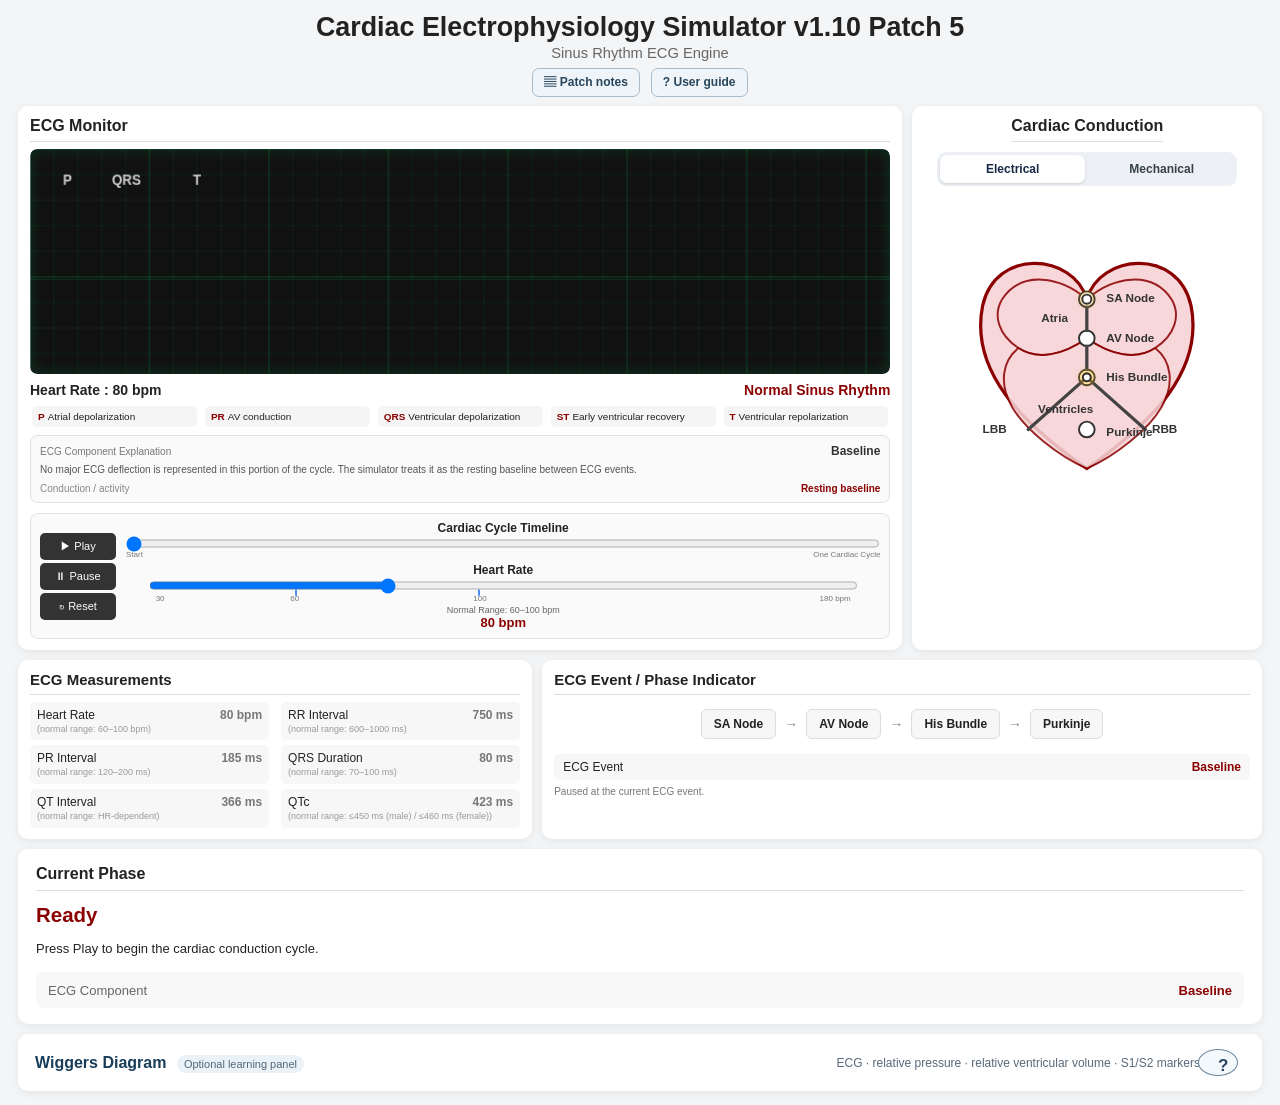
<file: backups/v1.10-final/index.html>
<!DOCTYPE html>
<html lang="ko">
<head>
<meta charset="UTF-8">
<meta name="viewport" content="width=device-width, initial-scale=1.0">
<title>Cardiac Electrophysiology Simulator v1.10 Patch 5</title>
<link rel="stylesheet" href="style.css">
</head>

<body>
<div class="app">

<header class="header">
    <h1>Cardiac Electrophysiology Simulator v1.10 Patch 5</h1>
    <p>Sinus Rhythm ECG Engine</p>
    <nav class="header-tools" aria-label="Simulator reference information">
        <button type="button" id="patchNotesBtn" data-open-info="patchNotesPanel"
                aria-haspopup="dialog" aria-controls="patchNotesPanel" aria-expanded="false">▤ Patch notes</button>
        <button type="button" id="userGuideBtn" data-open-info="userGuidePanel"
                aria-haspopup="dialog" aria-controls="userGuidePanel" aria-expanded="false">? User guide</button>
    </nav>
</header>

<main class="main-container">

    <!-- TOP AREA -->
    <section class="visual-grid">

        <!-- ECG -->
        <section class="card ecg-panel">
            <h2>ECG Monitor</h2>

            <div class="ecg-wrapper">
                <canvas id="ecgCanvas" width="900" height="220"></canvas>
            </div>

            <div class="ecg-info">
                <span id="heartRateDisplay">Heart Rate : 80 bpm</span>
                <span id="rhythmStatus">Normal Sinus Rhythm</span>
            </div>

            <div class="ecg-interpretation" aria-label="Interactive ECG components">
                <button type="button" class="ecg-item" data-ecg-component="P">
                    <span class="ecg-label">P</span><span>Atrial depolarization</span>
                </button>
                <button type="button" class="ecg-item" data-ecg-component="PR">
                    <span class="ecg-label">PR</span><span>AV conduction</span>
                </button>
                <button type="button" class="ecg-item" data-ecg-component="QRS">
                    <span class="ecg-label">QRS</span><span>Ventricular depolarization</span>
                </button>
                <button type="button" class="ecg-item" data-ecg-component="ST">
                    <span class="ecg-label">ST</span><span>Early ventricular recovery</span>
                </button>
                <button type="button" class="ecg-item" data-ecg-component="T">
                    <span class="ecg-label">T</span><span>Ventricular repolarization</span>
                </button>
            </div>

            <div class="ecg-explanation" id="ecgExplanation" aria-live="polite">
                <div class="ecg-explanation-header">
                    <span>ECG Component Explanation</span>
                    <strong id="ecgExplanationTitle">Select an ECG component</strong>
                </div>
                <p id="ecgExplanationText">Click P, PR, QRS, ST, or T above to see how the ECG component relates to cardiac electrical activity.</p>
                <div class="ecg-explanation-link">
                    <span>Conduction / activity</span>
                    <strong id="ecgExplanationLink">—</strong>
                </div>
            </div>

            <!-- CONTROL PANEL MOVED INTO ECG PANEL -->
            <section class="embedded-control-panel compact-controller">
                <div class="controller-layout">
                    <div class="controller-buttons">
                    <button id="playBtn">▶ Play</button>
                    <button id="pauseBtn">⏸ Pause</button>
                    <button id="resetBtn">↻ Reset</button>
                    </div>

                    <div class="controller-sliders">
                <div class="timeline">
                    <p class="control-title">Cardiac Cycle Timeline</p>
                    <input id="timeSlider" type="range" min="0" max="100" value="0" step="0.1">
                    <div class="timeline-labels">
                        <span>Start</span>
                        <span>One Cardiac Cycle</span>
                    </div>
                </div>

                <div class="heart-rate-control">
                    <p class="control-title">Heart Rate</p>

                    <div class="heart-rate-slider-wrap">
                        <div class="normal-range-track">
                            <div class="normal-range-fill"></div>
                        </div>
                        <input id="heartRateSlider" type="range" min="30" max="180" value="80" step="1">
                    </div>

                    <div class="heart-rate-scale">
                        <span class="scale-30">30</span>
                        <span class="scale-60">60</span>
                        <span class="scale-100">100</span>
                        <span class="scale-180">180 bpm</span>
                    </div>

                    <div class="normal-range-label">Normal Range: 60–100 bpm</div>
                    <strong id="heartRateValue">80 bpm</strong>
                </div>
                    </div>
                </div>
            </section>
        </section>


        <!-- CARDIAC CONDUCTION -->
        <section class="card heart-panel">
            <h2 id="heartVisualTitle">Cardiac Conduction</h2>
            <div class="heart-mode-switch" role="group" aria-label="Heart visualization mode">
                <button id="electricalModeBtn" type="button" class="mode-active" aria-pressed="true">Electrical</button>
                <button id="mechanicalModeBtn" type="button" aria-pressed="false">Mechanical</button>
            </div>

            <svg id="heartSVG" viewBox="0 0 500 500" xmlns="http://www.w3.org/2000/svg">
                <path id="heartShape"
                    d="M250 420 C150 350 70 270 90 170 C110 80 230 90 250 160 C270 90 390 80 410 170 C430 270 350 350 250 420 Z"/>
                <path id="atriaRegion"
                    d="M250 160 C210 125 150 115 120 160 C105 185 115 215 145 235 C175 255 215 245 250 220 C285 245 325 255 355 235 C385 215 395 185 380 160 C350 115 290 125 250 160 Z"/>
                <path id="ventricleRegion"
                    d="M145 235 C120 255 115 290 135 325 C155 360 205 400 250 420 C295 400 345 360 365 325 C385 290 380 255 355 235 C325 255 285 245 250 220 C215 245 175 255 145 235 Z"/>

                <circle id="SA" cx="250" cy="160" r="12"/>
                <circle id="AV" cx="250" cy="220" r="12"/>
                <circle id="His" cx="250" cy="280" r="12"/>
                <circle id="Purkinje" cx="250" cy="360" r="12"/>

                <line id="AVPath" x1="250" y1="172" x2="250" y2="208"/>
                <line id="HisPath" x1="250" y1="232" x2="250" y2="268"/>
                <line id="RBB" x1="250" y1="280" x2="340" y2="360"/>
                <line id="LBB" x1="250" y1="280" x2="160" y2="360"/>

                <circle id="conductionPulse" cx="250" cy="160" r="7" class="conduction-pulse"/>
                <circle id="conductionPulseR" cx="250" cy="280" r="6" class="conduction-branch-pulse"/>
                <circle id="conductionPulseL" cx="250" cy="280" r="6" class="conduction-branch-pulse"/>

                <text x="280" y="165">SA Node</text>
                <text x="280" y="225">AV Node</text>
                <text x="280" y="285">His Bundle</text>
                <text x="350" y="365">RBB</text>
                <text x="90" y="365">LBB</text>
                <text x="280" y="370">Purkinje</text>
                <text id="atriaLabel" x="180" y="195">Atria</text>
                <text id="ventricleLabel" x="175" y="335">Ventricles</text>
            </svg>
            <div id="mechanicalView" class="mechanical-view" hidden>
                <svg id="mechanicalSVG" viewBox="0 0 500 420" role="img" aria-label="Educational diagram of heart chambers, four valves, and blood-flow direction">
                    <defs>
                        <marker id="blueArrow" markerWidth="6" markerHeight="6" refX="4" refY="3" orient="auto"><path d="M0,0 L6,3 L0,6 Z" fill="#328bbd"/></marker>
                        <marker id="redArrow" markerWidth="6" markerHeight="6" refX="4" refY="3" orient="auto"><path d="M0,0 L6,3 L0,6 Z" fill="#bd5252"/></marker>
                    </defs>
                    <text class="model-caption" x="250" y="22" text-anchor="middle">Simplified four-chamber circulation model</text>
                    <g class="flow-tract flow-deoxygenated">
                        <path id="flowRightAV" d="M132 134 L132 212"/>
                        <path id="flowPulmonary" d="M132 290 L132 319 L67 319 L67 44"/>
                    </g>
                    <g class="flow-tract flow-oxygenated">
                        <path id="flowLeftAV" d="M370 134 L370 212"/>
                        <path id="flowAortic" d="M370 290 L370 319 L435 319 L435 44"/>
                    </g>
                    <g class="chamber atrial-chamber">
                        <ellipse id="rightAtrialShape" class="chamber-blue" cx="132" cy="112" rx="74" ry="48"/>
                        <ellipse id="leftAtrialShape" class="chamber-red" cx="370" cy="112" rx="74" ry="48"/>
                        <text x="132" y="108">RA</text><text x="370" y="108">LA</text>
                    </g>
                    <g class="chamber ventricular-chamber">
                        <ellipse id="rightVentricleShape" class="chamber-blue" cx="132" cy="256" rx="74" ry="54"/>
                        <ellipse id="leftVentricleShape" class="chamber-red" cx="370" cy="256" rx="74" ry="54"/>
                        <text x="132" y="254">RV</text><text x="370" y="254">LV</text>
                    </g>
                    <g class="valve-group">
                        <line class="valve-segment" id="tricuspidValve" x1="103" y1="173" x2="161" y2="173"/>
                        <line class="valve-segment" id="mitralValve" x1="341" y1="173" x2="399" y2="173"/>
                        <line class="valve-segment" id="pulmonaryValve" x1="66" y1="339" x2="96" y2="339"/>
                        <line class="valve-segment" id="aorticValve" x1="403" y1="339" x2="433" y2="339"/>
                    </g>
                    <g class="flow-dots">
                        <circle class="flow-dot blue-dot" data-flow="flowRightAV" r="7"/>
                        <circle class="flow-dot blue-dot" data-flow="flowRightAV" r="7"/>
                        <circle class="flow-dot blue-dot" data-flow="flowPulmonary" r="7"/>
                        <circle class="flow-dot blue-dot" data-flow="flowPulmonary" r="7"/>
                        <circle class="flow-dot red-dot" data-flow="flowLeftAV" r="7"/>
                        <circle class="flow-dot red-dot" data-flow="flowLeftAV" r="7"/>
                        <circle class="flow-dot red-dot" data-flow="flowAortic" r="7"/>
                        <circle class="flow-dot red-dot" data-flow="flowAortic" r="7"/>
                    </g>
                    <text class="flow-target blue-text" x="55" y="50">Pulmonary a.</text>
                    <text class="flow-target red-text" x="395" y="50">Aorta</text>
                    <text class="model-caption" x="250" y="405" text-anchor="middle">Schematic — not an anatomical scale drawing</text>
                </svg>
                <div class="mechanical-readout" aria-live="off">
                    <strong id="mechanicalPhase">Ready</strong>
                    <p id="mechanicalExplanation">Play or move the timeline to explore the mechanical cycle.</p>
                    <div class="mechanical-stats"><span id="avValveState">AV valves: —</span><span id="outflowValveState">Semilunar valves: —</span></div>
                    <div class="mechanical-stats"><span id="flowState">Flow: —</span><span id="volumeState">Ventricular volume: —</span></div>
                    <p class="mechanical-disclaimer">Educational pressure relationships; not patient-specific hemodynamic measurements.</p>
                </div>
            </div>
        </section>
    </section>


    <!-- NEW LOWER INFORMATION AREA -->
    <section class="info-grid">

        <section class="card placeholder-panel measurements-panel">
            <h2>ECG Measurements</h2>

            <div class="measurement-list">
                <div class="measurement-item">
                    <div class="measurement-row">
                        <span>Heart Rate</span>
                        <strong id="measurementHeartRate">—</strong>
                    </div>
                    <small>(normal range: 60–100 bpm)</small>
                </div>

                <div class="measurement-item">
                    <div class="measurement-row">
                        <span>RR Interval</span>
                        <strong id="measurementRR">—</strong>
                    </div>
                    <small>(normal range: 600–1000 ms)</small>
                </div>

                <div class="measurement-item">
                    <div class="measurement-row">
                        <span>PR Interval</span>
                        <strong id="measurementPR">—</strong>
                    </div>
                    <small>(normal range: 120–200 ms)</small>
                </div>

                <div class="measurement-item">
                    <div class="measurement-row">
                        <span>QRS Duration</span>
                        <strong id="measurementQRS">—</strong>
                    </div>
                    <small>(normal range: 70–100 ms)</small>
                </div>

                <div class="measurement-item">
                    <div class="measurement-row">
                        <span>QT Interval</span>
                        <strong id="measurementQT">—</strong>
                    </div>
                    <small>(normal range: HR-dependent)</small>
                </div>

                <div class="measurement-item">
                    <div class="measurement-row">
                        <span>QTc</span>
                        <strong id="measurementQTc">—</strong>
                    </div>
                    <small>(normal range: ≤450 ms (male) / ≤460 ms (female))</small>
                </div>
            </div>
        </section>


        <section class="card placeholder-panel event-panel">
            <h2>ECG Event / Phase Indicator</h2>

            <div class="event-flow" aria-label="Current conduction phase">
                <div class="event-item" data-conduction="SA">SA Node</div>
                <span>→</span>
                <div class="event-item" data-conduction="AV">AV Node</div>
                <span>→</span>
                <div class="event-item" data-conduction="His">His Bundle</div>
                <span>→</span>
                <div class="event-item" data-conduction="Purkinje">Purkinje</div>
            </div>

            <div class="event-ecg-row">
                <span>ECG Event</span>
                <strong id="ecgEventIndicator">Ready</strong>
            </div>

            <p class="event-sync-status" id="eventSyncStatus">Press Play to begin synchronization.</p>
        </section>

    </section>


    <!-- CURRENT PHASE -->
    <section class="card phase-panel">
        <h2>Current Phase</h2>
        <div id="phaseTitle">Ready</div>
        <p id="phaseDescription">Press Play to begin the cardiac conduction cycle.</p>

        <div class="phase-ecg-link">
            <span>ECG Component</span>
            <strong id="phaseECG">Ready</strong>
        </div>
    </section>

    <!-- v1.10 Patch 3: independent opt-in graph, AFTER existing core UI. -->
    <div class="wiggers-shell">
    <details id="wiggersDetails" class="card wiggers-panel">
        <summary id="wiggersToggle" class="wiggers-summary">
            <span class="wiggers-summary-title">Wiggers Diagram <span class="wiggers-optional">Optional learning panel</span></span>
            <span class="wiggers-summary-hint">ECG · relative pressure · relative ventricular volume · S1/S2 markers</span>
        </summary>
        <div class="wiggers-body">
            <p class="wiggers-disclaimer">One physiological heart cycle (RR), synchronized to the existing simulator. Pressure and volume traces are <strong>illustrative relative indexes</strong>, not mmHg, mL, ejection fraction, patient data or diagnostic measurements. S1/S2 are event markers, not audio.</p>

            <section class="learning-scenario-panel" aria-label="Rate-based learning scenarios">
                <h3>Learning scenarios · 정상 / 서맥 / 빈맥</h3>
                <div class="learning-preset-row" role="group" aria-label="Set simulated heart-rate scenario">
                    <button type="button" data-learning-preset="normal" aria-pressed="false">Normal · 72 bpm</button>
                    <button type="button" data-learning-preset="bradycardia" aria-pressed="false">Bradycardia · 50 bpm</button>
                    <button type="button" data-learning-preset="tachycardia" aria-pressed="false">Tachycardia · 120 bpm</button>
                </div>
                <strong id="learningScenarioSummary">Normal-range teaching cycle · 80 bpm · Custom HR</strong>
                <p id="learningScenarioIntro">세 시나리오 또는 기존 HR 슬라이더로 심장 주기의 관계를 살펴보세요.</p>
                <p id="learningDuration">Relative cycle timing appears here; not a patient measurement.</p>
                <p class="learning-boundary">성인 안정 시 HR 범위에 따른 교육용 분류입니다. 동성 빈맥/서맥의 원인이나 환자의 혈역학적 안정성을 판단하지 않습니다.</p>
            </section>
            <div class="wiggers-legend" aria-label="Wiggers trace key">
                <span class="wiggers-key"><i class="wiggers-key-line wig-ecg"></i>ECG</span>
                <span class="wiggers-key"><i class="wiggers-key-line wig-la"></i>Left atrium</span>
                <span class="wiggers-key"><i class="wiggers-key-line wig-lv"></i>Left ventricle</span>
                <span class="wiggers-key"><i class="wiggers-key-line wig-ao"></i>Aorta</span>
                <span class="wiggers-key"><i class="wiggers-key-line wig-vol"></i>LV volume (relative)</span>
            </div>
            <div class="wiggers-chart-scroll" tabindex="0" role="region" aria-label="Scrollable Wiggers diagram; scroll horizontally on narrow screens">
                <svg id="wiggersChart" viewBox="0 0 1000 470" role="img"
                     aria-label="Educational single-beat diagram: relative left atrial, left ventricular and aortic pressure, ECG, normalized ventricular volume, valve event ticks and synchronized phase cursor">
                    <rect x="52" y="29" width="912" height="181" rx="7" class="wiggers-band"/>
                    <rect x="52" y="224" width="912" height="85" rx="7" class="wiggers-band"/>
                    <rect x="52" y="322" width="912" height="99" rx="7" class="wiggers-band"/>
                    <g class="wiggers-axis">
                        <line x1="64" y1="65" x2="955" y2="65"/>
                        <line x1="64" y1="125" x2="955" y2="125"/>
                        <line x1="64" y1="185" x2="955" y2="185"/>
                        <line x1="64" y1="267" x2="955" y2="267"/>
                        <line x1="64" y1="338" x2="955" y2="338"/>
                        <line x1="64" y1="400" x2="955" y2="400"/>
                    </g>
                    <g class="wiggers-plot-labels">
                        <text x="66" y="23">PRESSURE — RELATIVE INDEX</text>
                        <text x="66" y="221">ECG — SAME MODEL AS ECG MONITOR</text>
                        <text x="66" y="318">LV VOLUME — NORMALIZED, NOT EF</text>
                        <text x="64" y="456">0%</text>
                        <text x="287" y="456" text-anchor="middle">25%</text>
                        <text x="510" y="456" text-anchor="middle">50%</text>
                        <text x="733" y="456" text-anchor="middle">75%</text>
                        <text x="955" y="456" text-anchor="end">100% RR</text>
                    </g>
                    <g class="wiggers-traces" fill="none" stroke-linecap="round" stroke-linejoin="round">
                        <path id="wiggersPathLA" class="wiggers-trace wig-la"/>
                        <path id="wiggersPathLV" class="wiggers-trace wig-lv"/>
                        <path id="wiggersPathAorta" class="wiggers-trace wig-ao"/>
                        <path id="wiggersPathECG" class="wiggers-trace wig-ecg"/>
                        <path id="wiggersPathVolume" class="wiggers-trace wig-vol"/>
                    </g>
                    <g id="wiggersMarkers" aria-label="Valve events"></g>
                    <line id="wiggersCursor" x1="64" x2="64" y1="29" y2="421" class="wiggers-cursor"/>
                </svg>
            </div>
            <div class="wiggers-event-key" aria-label="Valve and heart sound event markers">
                <span>Mitral close = S1</span><span>Aortic open</span>
                <span>Aortic close = S2</span><span>Mitral open</span>
            </div>
            <div class="wiggers-status" aria-live="off">
                <strong id="wiggersCurrentStage">Ready</strong>
                <span id="wiggersCurrentTime">Physiological phase 0 ms</span>
                <span id="wiggersCurrentValves">Mitral: — · Aortic: —</span>
            </div>
            <section class="wiggers-learning" aria-label="Valve and heart sound education">
                <h3>ECG → pressure → valves → volume</h3>
                <p id="wiggersLearningStage">Move the timeline or press Play to explore cardiac phases.</p>
                <p id="wiggersLearningEvent">Valve/S1/S2 event explanations use the same timeline boundaries as the graph markers.</p>
                <p class="wiggers-learning-limit">Profiles are educational relative values, not clinical measurements. S1 and S2 are simplified left-sided event markers, not recorded sounds. Mechanical mode uses a separate model whose exact-boundary rounding may differ.</p>
            </section>

            <details id="wiggersDeepDive" class="learning-deep-dive">
                <summary>심화 의학·간호 해설 보기 · ECG → 압력/판막 → 용적 → 간호 관찰</summary>
                <div class="learning-detail" aria-live="off">
                    <h3 id="learningPhaseTitle">Ready · 시작 전</h3>
                    <h4>① 전기적 활동과 수축의 시간 차</h4>
                    <p id="learningElectrical">재생하거나 Timeline을 이동해보세요.</p>
                    <h4>② 압력 변화 및 판막 개폐</h4>
                    <p id="learningHemodynamics">현재 주기에 따른 판막 관계가 표시됩니다.</p>
                    <h4>③ 심실 용적과 혈류 방향</h4>
                    <p id="learningVolume">상대 용적 곡선은 실제 mL나 EF가 아닙니다.</p>
                    <h4>④ 임상·간호 관찰 관점</h4>
                    <p id="learningNursing">환자 상태를 HR 수치만으로 판단하지 않습니다.</p>
                    <h4>⑤ HR에 따른 비교 사고</h4>
                    <p id="learningRateComparison">RR을 바꾸고 비교해보세요.</p>
                    <h4>모델의 가정·한계</h4>
                    <p id="learningCaution">교육용 모형은 실제 환자의 혈역학을 예측하지 않습니다.</p>
                </div>
            </details>
            <p class="wiggers-footnote">The animated cursor uses physiological time (A). Your existing animation speed, ECG monitor sweep and Electrical/Mechanical displays remain unchanged. The teaching pressure curve and existing mechanical diagram have separate event-boundary rounding conventions.</p>
        </div>
    </details>
    <button id="wiggersHelpButton" class="wiggers-help-button" type="button"
            aria-label="Wiggers Diagram help" aria-expanded="false" aria-controls="wiggersHelp">?</button>
    <aside id="wiggersHelp" class="wiggers-help-popover" role="group" aria-labelledby="wiggersHelpTitle" hidden>
        <div class="wiggers-help-heading">
            <strong id="wiggersHelpTitle">How to read a Wiggers Diagram</strong>
            <button id="wiggersHelpClose" type="button" aria-label="Close Wiggers help">×</button>
        </div>
        <p>A Wiggers Diagram connects <strong>ECG → pressure → valve events → ventricular volume</strong> within one cardiac cycle.</p>
        <ol>
            <li><strong>ECG:</strong> P precedes atrial contraction, QRS precedes ventricular contraction and T reflects ventricular recovery.</li>
            <li><strong>Pressure:</strong> compare relative left atrial, left ventricular and aortic curves to understand opening/closure.</li>
            <li><strong>Volume:</strong> level during isovolumetric phases, falling during ejection, rising during filling.</li>
            <li><strong>Events:</strong> mitral close / S1 → aortic open → aortic close / S2 → mitral open.</li>
        </ol>
        <p>The cursor follows <strong>physiological time (A)</strong> in one RR. The ECG Monitor uses a separate scrolling visualization (B). Relative pressures and volume are not mmHg, mL, EF or patient predictions. See README.md for details.</p>
    </aside>
    </div>

</main>
</div>
<section id="patchNotesPanel" class="info-panel" role="dialog" aria-modal="false"
         aria-labelledby="patchNotesHeading" data-info-panel hidden>
    <div class="info-panel-head">
        <h2 id="patchNotesHeading">▤ Version &amp; patch history</h2>
        <button type="button" data-close-info aria-label="Close patch notes">×</button>
    </div>
    <p class="info-panel-intro">이력은 실제 적용된 변경을 성격별로 구분한 요약입니다. 임상 검증이나 실제 기기 시각 검수를 의미하지 않습니다.</p>
    <section class="patch-group">
        <h3>기능 추가 · Features</h3>
        <p><strong>v1.10 P5</strong> — Normal 72 / Bradycardia 50 / Tachycardia 120 bpm 교육 프리셋과 자유 HR 연동.</p>
        <p><strong>v1.10 P1–3</strong> — Wiggers 사건·상대 압력/용적 프로필 및 동기화된 ECG/Wiggers 그래프.</p>
        <p><strong>v1.9</strong> — 기존 Electrical 모드를 유지한 Mechanical 판막/혈류 시각화.</p>
        <p><strong>v1.8</strong> — Physiological A / Visualization B 시간 분리 및 HR 관련 ECG 교육 모델.</p>
    </section>
    <section class="patch-group">
        <h3>의학·간호 교육 · Clinical learning</h3>
        <p><strong>v1.10 P5</strong> — 심장 주기 5단계마다 ECG·압력·판막·용적·간호 관찰·한계 설명 확장.</p>
        <p><strong>v1.10 P4</strong> — 승모판/대동맥판 사건 및 S1/S2 단계별 해설.</p>
    </section>
    <section class="patch-group">
        <h3>화면과 사용성 · UI/UX</h3>
        <p><strong>v1.10 P5</strong> — 접이식 심화 학습, 패치 내역/사용 설명서 아이콘 팝업.</p>
        <p><strong>v1.10 P4</strong> — Wiggers ? 도움말 및 닫기·외부 클릭·Escape 지원.</p>
        <p><strong>v1.10 P3</strong> — 접이식 Wiggers SVG, 모바일 그래프 영역 내 가로 스크롤.</p>
    </section>
    <section class="patch-group">
        <h3>안정성·검증·문서 · Safety / QA / Docs</h3>
        <p><strong>v1.10 P5</strong> — 교육용 해설은 읽기 전용, 기존 HR 슬라이더만 사용. 신규 UI 테스트 및 사용 설명서.</p>
        <p><strong>v1.10 P1–4</strong> — 판막 경계 규칙과 상대 수치 한계 명시, 이전 버전 자동 회귀 테스트 유지.</p>
    </section>
    <p class="info-panel-disclaimer">압력은 상대 지표이며 심실 용적은 정규화된 값입니다. 본 프로그램은 교육용으로 임상 진단, EF/CO 계산 또는 치료 지시에 사용할 수 없습니다.</p>
</section>
<section id="userGuidePanel" class="info-panel" role="dialog" aria-modal="false"
         aria-labelledby="userGuideHeading" data-info-panel hidden>
    <div class="info-panel-head">
        <h2 id="userGuideHeading">? User guide · 사용 설명서</h2>
        <button type="button" data-close-info aria-label="Close user guide">×</button>
    </div>
    <section class="guide-section"><h3>1. 기본 작동</h3>
        <p><strong>Play</strong> 재생, <strong>Pause</strong> 일시 정지, <strong>Reset</strong> 한 박동 시작 위치로 초기화. <strong>Timeline</strong>은 원하는 심장 주기 위치를 탐색하며 이동 시 일시 정지합니다.</p>
        <p><strong>Heart Rate (30–180 bpm)</strong>로 직접 선택하면 Custom 학습 모드가 됩니다. ECG Monitor는 시간에 따라 이동하는 표시이며 실제 환자 모니터가 아닙니다.</p>
    </section>
    <section class="guide-section"><h3>2. Electrical / Mechanical</h3>
        <p><strong>Electrical</strong>에서 심장 전도와 ECG P·PR·QRS·ST·T 해설 버튼을 살펴보세요. <strong>Mechanical</strong>에서 판막 상태, 상대 심실 충만과 혈류 화살표를 확인하세요. 모드 전환은 재생 시간 자체를 바꾸지 않습니다.</p>
    </section>
    <section class="guide-section"><h3>3. Wiggers Diagram</h3>
        <p>아래쪽의 Wiggers Diagram을 펼쳐 ECG, 좌심방·좌심실·대동맥의 <strong>상대 압력</strong>, 좌심실의 <strong>상대 용적</strong>, 판막 사건 마커 및 S1/S2 표시를 비교합니다. 패널 제목 옆 <strong>?</strong>는 간단한 전용 도움말입니다.</p>
        <p><strong>세로 커서는 physiological A 시간의 한 RR 주기</strong>를 나타냅니다. 위 ECG Monitor의 스크롤은 별도의 visualization B 표시이므로 두 화면의 가로좌표가 같지 않습니다.</p>
    </section>
    <section class="guide-section"><h3>4. 정상·서맥·빈맥 학습</h3>
        <p>Wiggers를 펼쳐 <strong>Normal 72 / Bradycardia 50 / Tachycardia 120</strong>을 고른 후, 같은 Timeline 위치와 판막 사건을 비교합니다. 자유 HR 슬라이더를 움직이면 사용자 선택 Custom으로 돌아옵니다.</p>
        <p>아래 <strong>심화 의학·간호 해설</strong>을 열면 각 단계의 ECG→압력·판막→상대 용적→환자 사정 포인트를 읽을 수 있습니다. 실제 환자의 혈압, 박출량, 전부하 또는 병적 상태를 예측하지 않습니다.</p>
    </section>
    <section class="guide-section"><h3>5. 간호학적 활용과 주의사항</h3>
        <p>ECG 소견을 환자의 혈압, 맥박, 산소화, 의식, 증상, 관류 평가 및 심음 청진과 연결해서 학습하세요. P파/ QRS/ T파는 전기적 사건으로 기계적 수축과 정확히 같은 시각이 아닙니다.</p>
        <p>서맥·빈맥 수치는 병적 상태를 확정하지 않습니다. 이 앱의 S1/S2는 소리가 아닌 사건 표시이며, 상대 압력은 mmHg가 아니고 상대 용적은 mL 또는 EF가 아닙니다. 고심박수 ECG 간격과 QTc에는 교육용 근사의 한계가 있습니다.</p>
    </section>
    <p class="info-panel-disclaimer">팝업은 ×, 바깥 클릭 또는 Escape로 닫습니다. 전체 학습 내용과 참고문헌은 README.md를 참조하세요.</p>
</section>

<script src="script.js"></script>
<script src="mechanics.js"></script>
<script src="wiggers.js"></script>
<script src="wiggers-profile.js"></script>
<script src="wiggers-view.js"></script>
<script src="wiggers-help.js"></script>
<script src="wiggers-learning.js"></script>
<script src="ui-info-panels.js"></script>
</body>
</html>
</file>
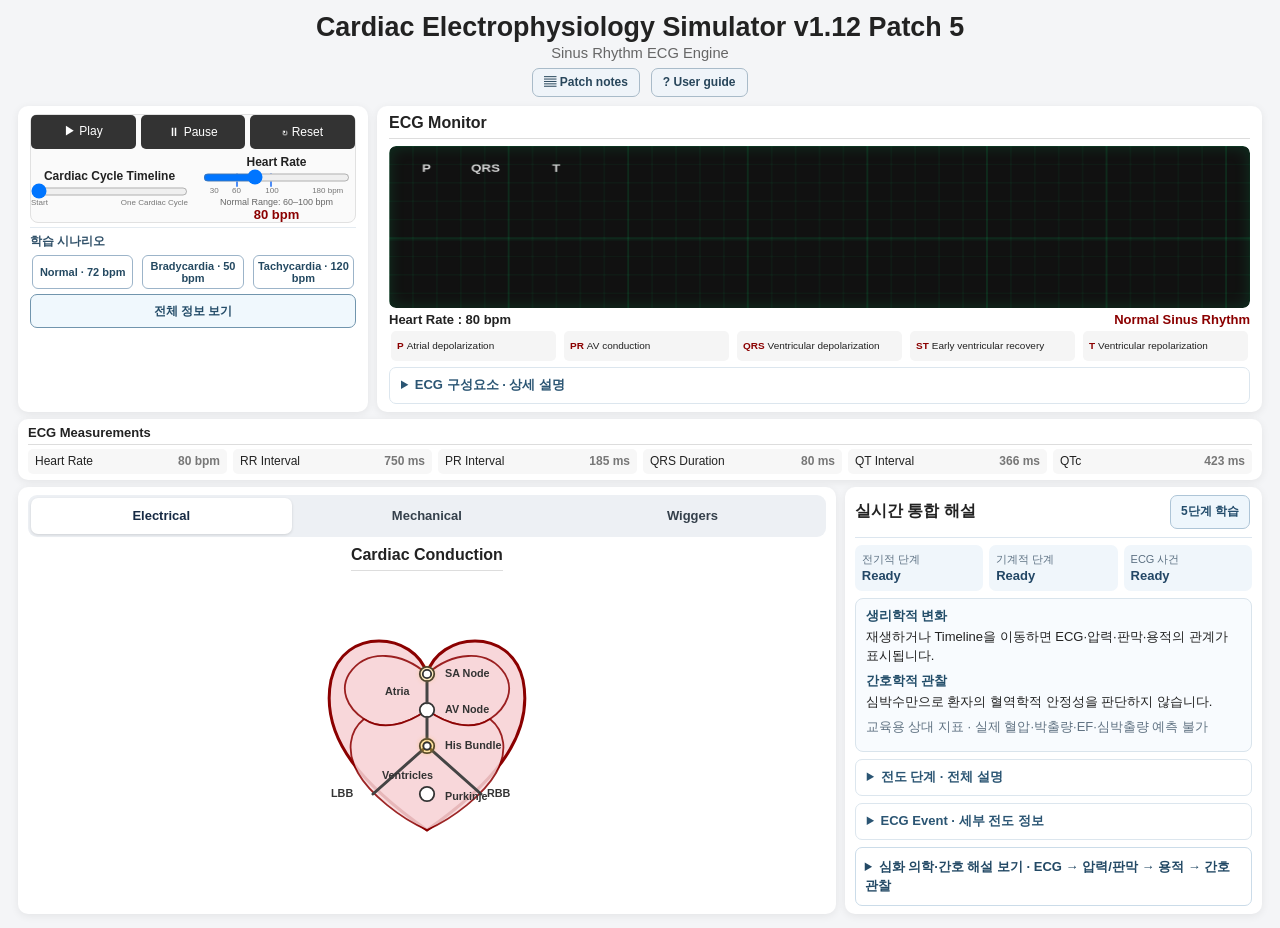
<file: backups/v1.12-patch5/index.html>
<!DOCTYPE html>
<html lang="ko">
<head>
<meta charset="UTF-8">
<meta name="viewport" content="width=device-width, initial-scale=1.0">
<title>Cardiac Electrophysiology Simulator v1.12 Patch 5</title>
<link rel="stylesheet" href="style.css">
</head>

<body>
<div class="app">

<header class="header">
    <h1>Cardiac Electrophysiology Simulator v1.12 Patch 5</h1>
    <p>Sinus Rhythm ECG Engine</p>
    <nav class="header-tools" aria-label="Simulator reference information">
        <button type="button" id="patchNotesBtn" data-open-info="patchNotesPanel"
                aria-haspopup="dialog" aria-controls="patchNotesPanel" aria-expanded="false">▤ Patch notes</button>
        <button type="button" id="userGuideBtn" data-open-info="userGuidePanel"
                aria-haspopup="dialog" aria-controls="userGuidePanel" aria-expanded="false">? User guide</button>
    </nav>
</header>

<main class="main-container">

    <!-- TOP AREA -->
    <section class="visual-grid">

        <!-- ECG -->
        <section class="card ecg-panel">
            <h2>ECG Monitor</h2>

            <div class="ecg-wrapper">
                <canvas id="ecgCanvas" width="900" height="220"></canvas>
            </div>

            <div class="ecg-info">
                <span id="heartRateDisplay">Heart Rate : 80 bpm</span>
                <span id="rhythmStatus">Normal Sinus Rhythm</span>
            </div>

            <div class="ecg-interpretation" aria-label="Interactive ECG components">
                <button type="button" class="ecg-item" data-ecg-component="P">
                    <span class="ecg-label">P</span><span>Atrial depolarization</span>
                </button>
                <button type="button" class="ecg-item" data-ecg-component="PR">
                    <span class="ecg-label">PR</span><span>AV conduction</span>
                </button>
                <button type="button" class="ecg-item" data-ecg-component="QRS">
                    <span class="ecg-label">QRS</span><span>Ventricular depolarization</span>
                </button>
                <button type="button" class="ecg-item" data-ecg-component="ST">
                    <span class="ecg-label">ST</span><span>Early ventricular recovery</span>
                </button>
                <button type="button" class="ecg-item" data-ecg-component="T">
                    <span class="ecg-label">T</span><span>Ventricular repolarization</span>
                </button>
            </div>

            <div class="ecg-explanation" id="ecgExplanation" aria-live="polite">
                <div class="ecg-explanation-header">
                    <span>ECG Component Explanation</span>
                    <strong id="ecgExplanationTitle">Select an ECG component</strong>
                </div>
                <p id="ecgExplanationText">Click P, PR, QRS, ST, or T above to see how the ECG component relates to cardiac electrical activity.</p>
                <div class="ecg-explanation-link">
                    <span>Conduction / activity</span>
                    <strong id="ecgExplanationLink">—</strong>
                </div>
            </div>

            <!-- CONTROL PANEL MOVED INTO ECG PANEL -->
            <section class="embedded-control-panel compact-controller">
                <div class="controller-layout">
                    <div class="controller-buttons">
                    <button id="playBtn">▶ Play</button>
                    <button id="pauseBtn">⏸ Pause</button>
                    <button id="resetBtn">↻ Reset</button>
                    </div>

                    <div class="controller-sliders">
                <div class="timeline">
                    <p class="control-title">Cardiac Cycle Timeline</p>
                    <input id="timeSlider" type="range" min="0" max="100" value="0" step="0.1">
                    <div class="timeline-labels">
                        <span>Start</span>
                        <span>One Cardiac Cycle</span>
                    </div>
                </div>

                <div class="heart-rate-control">
                    <p class="control-title">Heart Rate</p>

                    <div class="heart-rate-slider-wrap">
                        <div class="normal-range-track">
                            <div class="normal-range-fill"></div>
                        </div>
                        <input id="heartRateSlider" type="range" min="30" max="180" value="80" step="1">
                    </div>

                    <div class="heart-rate-scale">
                        <span class="scale-30">30</span>
                        <span class="scale-60">60</span>
                        <span class="scale-100">100</span>
                        <span class="scale-180">180 bpm</span>
                    </div>

                    <div class="normal-range-label">Normal Range: 60–100 bpm</div>
                    <strong id="heartRateValue">80 bpm</strong>
                </div>
                    </div>
                </div>
            </section>
        </section>


        <!-- CARDIAC CONDUCTION -->
        <section class="card heart-panel">
            <h2 id="heartVisualTitle">Cardiac Conduction</h2>
            <div class="heart-mode-switch" role="group" aria-label="Heart visualization mode">
                <button id="electricalModeBtn" type="button" class="mode-active" aria-pressed="true">Electrical</button>
                <button id="mechanicalModeBtn" type="button" aria-pressed="false">Mechanical</button>
            </div>

            <svg id="heartSVG" viewBox="0 0 500 500" xmlns="http://www.w3.org/2000/svg">
                <path id="heartShape"
                    d="M250 420 C150 350 70 270 90 170 C110 80 230 90 250 160 C270 90 390 80 410 170 C430 270 350 350 250 420 Z"/>
                <path id="atriaRegion"
                    d="M250 160 C210 125 150 115 120 160 C105 185 115 215 145 235 C175 255 215 245 250 220 C285 245 325 255 355 235 C385 215 395 185 380 160 C350 115 290 125 250 160 Z"/>
                <path id="ventricleRegion"
                    d="M145 235 C120 255 115 290 135 325 C155 360 205 400 250 420 C295 400 345 360 365 325 C385 290 380 255 355 235 C325 255 285 245 250 220 C215 245 175 255 145 235 Z"/>

                <circle id="SA" cx="250" cy="160" r="12"/>
                <circle id="AV" cx="250" cy="220" r="12"/>
                <circle id="His" cx="250" cy="280" r="12"/>
                <circle id="Purkinje" cx="250" cy="360" r="12"/>

                <line id="AVPath" x1="250" y1="172" x2="250" y2="208"/>
                <line id="HisPath" x1="250" y1="232" x2="250" y2="268"/>
                <line id="RBB" x1="250" y1="280" x2="340" y2="360"/>
                <line id="LBB" x1="250" y1="280" x2="160" y2="360"/>

                <circle id="conductionPulse" cx="250" cy="160" r="7" class="conduction-pulse"/>
                <circle id="conductionPulseR" cx="250" cy="280" r="6" class="conduction-branch-pulse"/>
                <circle id="conductionPulseL" cx="250" cy="280" r="6" class="conduction-branch-pulse"/>

                <text x="280" y="165">SA Node</text>
                <text x="280" y="225">AV Node</text>
                <text x="280" y="285">His Bundle</text>
                <text x="350" y="365">RBB</text>
                <text x="90" y="365">LBB</text>
                <text x="280" y="370">Purkinje</text>
                <text id="atriaLabel" x="180" y="195">Atria</text>
                <text id="ventricleLabel" x="175" y="335">Ventricles</text>
            </svg>
            <div id="mechanicalView" class="mechanical-view" hidden>
                <svg id="mechanicalSVG" viewBox="0 0 500 420" role="img" aria-label="Educational diagram of heart chambers, four valves, and blood-flow direction">
                    <defs>
                        <marker id="blueArrow" markerWidth="6" markerHeight="6" refX="4" refY="3" orient="auto"><path d="M0,0 L6,3 L0,6 Z" fill="#328bbd"/></marker>
                        <marker id="redArrow" markerWidth="6" markerHeight="6" refX="4" refY="3" orient="auto"><path d="M0,0 L6,3 L0,6 Z" fill="#bd5252"/></marker>
                    </defs>
                    <text class="model-caption" x="250" y="22" text-anchor="middle">Simplified four-chamber circulation model</text>
                    <g class="flow-tract flow-deoxygenated">
                        <path id="flowRightAV" d="M132 134 L132 212"/>
                        <path id="flowPulmonary" d="M132 290 L132 319 L67 319 L67 44"/>
                    </g>
                    <g class="flow-tract flow-oxygenated">
                        <path id="flowLeftAV" d="M370 134 L370 212"/>
                        <path id="flowAortic" d="M370 290 L370 319 L435 319 L435 44"/>
                    </g>
                    <g class="chamber atrial-chamber">
                        <ellipse id="rightAtrialShape" class="chamber-blue" cx="132" cy="112" rx="74" ry="48"/>
                        <ellipse id="leftAtrialShape" class="chamber-red" cx="370" cy="112" rx="74" ry="48"/>
                        <text x="132" y="108">RA</text><text x="370" y="108">LA</text>
                    </g>
                    <g class="chamber ventricular-chamber">
                        <ellipse id="rightVentricleShape" class="chamber-blue" cx="132" cy="256" rx="74" ry="54"/>
                        <ellipse id="leftVentricleShape" class="chamber-red" cx="370" cy="256" rx="74" ry="54"/>
                        <text x="132" y="254">RV</text><text x="370" y="254">LV</text>
                    </g>
                    <g class="valve-group">
                        <line class="valve-segment" id="tricuspidValve" x1="103" y1="173" x2="161" y2="173"/>
                        <line class="valve-segment" id="mitralValve" x1="341" y1="173" x2="399" y2="173"/>
                        <line class="valve-segment" id="pulmonaryValve" x1="66" y1="339" x2="96" y2="339"/>
                        <line class="valve-segment" id="aorticValve" x1="403" y1="339" x2="433" y2="339"/>
                    </g>
                    <g class="flow-dots">
                        <circle class="flow-dot blue-dot" data-flow="flowRightAV" r="7"/>
                        <circle class="flow-dot blue-dot" data-flow="flowRightAV" r="7"/>
                        <circle class="flow-dot blue-dot" data-flow="flowPulmonary" r="7"/>
                        <circle class="flow-dot blue-dot" data-flow="flowPulmonary" r="7"/>
                        <circle class="flow-dot red-dot" data-flow="flowLeftAV" r="7"/>
                        <circle class="flow-dot red-dot" data-flow="flowLeftAV" r="7"/>
                        <circle class="flow-dot red-dot" data-flow="flowAortic" r="7"/>
                        <circle class="flow-dot red-dot" data-flow="flowAortic" r="7"/>
                    </g>
                    <text class="flow-target blue-text" x="55" y="50">Pulmonary a.</text>
                    <text class="flow-target red-text" x="395" y="50">Aorta</text>
                    <text class="model-caption" x="250" y="405" text-anchor="middle">Schematic — not an anatomical scale drawing</text>
                </svg>
                <div class="mechanical-readout" aria-live="off">
                    <strong id="mechanicalPhase">Ready</strong>
                    <p id="mechanicalExplanation">Play or move the timeline to explore the mechanical cycle.</p>
                    <div class="mechanical-stats"><span id="avValveState">AV valves: —</span><span id="outflowValveState">Semilunar valves: —</span></div>
                    <div class="mechanical-stats"><span id="flowState">Flow: —</span><span id="volumeState">Ventricular volume: —</span></div>
                    <p class="mechanical-disclaimer">Educational pressure relationships; not patient-specific hemodynamic measurements.</p>
                </div>
            </div>
        </section>
    </section>


    <!-- NEW LOWER INFORMATION AREA -->
    <section class="info-grid">

        <section class="card placeholder-panel measurements-panel">
            <h2>ECG Measurements</h2>

            <div class="measurement-list">
                <div class="measurement-item">
                    <div class="measurement-row">
                        <span>Heart Rate</span>
                        <strong id="measurementHeartRate">—</strong>
                    </div>
                    <small>(normal range: 60–100 bpm)</small>
                </div>

                <div class="measurement-item">
                    <div class="measurement-row">
                        <span>RR Interval</span>
                        <strong id="measurementRR">—</strong>
                    </div>
                    <small>(normal range: 600–1000 ms)</small>
                </div>

                <div class="measurement-item">
                    <div class="measurement-row">
                        <span>PR Interval</span>
                        <strong id="measurementPR">—</strong>
                    </div>
                    <small>(normal range: 120–200 ms)</small>
                </div>

                <div class="measurement-item">
                    <div class="measurement-row">
                        <span>QRS Duration</span>
                        <strong id="measurementQRS">—</strong>
                    </div>
                    <small>(normal range: 70–100 ms)</small>
                </div>

                <div class="measurement-item">
                    <div class="measurement-row">
                        <span>QT Interval</span>
                        <strong id="measurementQT">—</strong>
                    </div>
                    <small>(normal range: HR-dependent)</small>
                </div>

                <div class="measurement-item">
                    <div class="measurement-row">
                        <span>QTc</span>
                        <strong id="measurementQTc">—</strong>
                    </div>
                    <small>(normal range: ≤450 ms (male) / ≤460 ms (female))</small>
                </div>
            </div>
        </section>


        <section class="card placeholder-panel event-panel">
            <h2>ECG Event / Phase Indicator</h2>

            <div class="event-flow" aria-label="Current conduction phase">
                <div class="event-item" data-conduction="SA">SA Node</div>
                <span>→</span>
                <div class="event-item" data-conduction="AV">AV Node</div>
                <span>→</span>
                <div class="event-item" data-conduction="His">His Bundle</div>
                <span>→</span>
                <div class="event-item" data-conduction="Purkinje">Purkinje</div>
            </div>

            <div class="event-ecg-row">
                <span>ECG Event</span>
                <strong id="ecgEventIndicator">Ready</strong>
            </div>

            <p class="event-sync-status" id="eventSyncStatus">Press Play to begin synchronization.</p>
        </section>

    </section>


    <!-- CURRENT PHASE -->
    <section class="card phase-panel">
        <h2>Current Phase</h2>
        <div id="phaseTitle">Ready</div>
        <p id="phaseDescription">Press Play to begin the cardiac conduction cycle.</p>

        <div class="phase-ecg-link">
            <span>ECG Component</span>
            <strong id="phaseECG">Ready</strong>
        </div>
    </section>

    <!-- v1.10 Patch 3: independent opt-in graph, AFTER existing core UI. -->
    <div class="wiggers-shell">
    <details id="wiggersDetails" class="card wiggers-panel">
        <summary id="wiggersToggle" class="wiggers-summary">
            <span class="wiggers-summary-title">Wiggers Diagram <span class="wiggers-optional">Optional learning panel</span></span>
            <span class="wiggers-summary-hint">ECG · relative pressure · relative ventricular volume · S1/S2 markers</span>
        </summary>
        <div class="wiggers-body">
            <p class="wiggers-disclaimer">One physiological heart cycle (RR), synchronized to the existing simulator. Pressure and volume traces are <strong>illustrative relative indexes</strong>, not mmHg, mL, ejection fraction, patient data or diagnostic measurements. S1/S2 are event markers, not audio.</p>

            <section class="learning-scenario-panel" aria-label="Rate-based learning scenarios">
                <h3>Learning scenarios · 정상 / 서맥 / 빈맥</h3>
                <div class="learning-preset-row" role="group" aria-label="Set simulated heart-rate scenario">
                    <button type="button" data-learning-preset="normal" aria-pressed="false">Normal · 72 bpm</button>
                    <button type="button" data-learning-preset="bradycardia" aria-pressed="false">Bradycardia · 50 bpm</button>
                    <button type="button" data-learning-preset="tachycardia" aria-pressed="false">Tachycardia · 120 bpm</button>
                </div>
                <strong id="learningScenarioSummary">Normal-range teaching cycle · 80 bpm · Custom HR</strong>
                <p id="learningScenarioIntro">세 시나리오 또는 기존 HR 슬라이더로 심장 주기의 관계를 살펴보세요.</p>
                <p id="learningDuration">Relative cycle timing appears here; not a patient measurement.</p>
                <p class="learning-boundary">성인 안정 시 HR 범위에 따른 교육용 분류입니다. 동성 빈맥/서맥의 원인이나 환자의 혈역학적 안정성을 판단하지 않습니다.</p>
            </section>
            <div class="wiggers-legend" aria-label="Wiggers trace key">
                <span class="wiggers-key"><i class="wiggers-key-line wig-ecg"></i>ECG</span>
                <span class="wiggers-key"><i class="wiggers-key-line wig-la"></i>Left atrium</span>
                <span class="wiggers-key"><i class="wiggers-key-line wig-lv"></i>Left ventricle</span>
                <span class="wiggers-key"><i class="wiggers-key-line wig-ao"></i>Aorta</span>
                <span class="wiggers-key"><i class="wiggers-key-line wig-vol"></i>LV volume (relative)</span>
            </div>
            <div class="wiggers-chart-scroll" tabindex="0" role="region" aria-label="Scrollable Wiggers diagram; scroll horizontally on narrow screens">
                <svg id="wiggersChart" viewBox="0 0 1000 470" role="img"
                     aria-label="Educational single-beat diagram: relative left atrial, left ventricular and aortic pressure, ECG, normalized ventricular volume, valve event ticks and synchronized phase cursor">
                    <rect x="52" y="29" width="912" height="181" rx="7" class="wiggers-band"/>
                    <rect x="52" y="224" width="912" height="85" rx="7" class="wiggers-band"/>
                    <rect x="52" y="322" width="912" height="99" rx="7" class="wiggers-band"/>
                    <g class="wiggers-axis">
                        <line x1="64" y1="65" x2="955" y2="65"/>
                        <line x1="64" y1="125" x2="955" y2="125"/>
                        <line x1="64" y1="185" x2="955" y2="185"/>
                        <line x1="64" y1="267" x2="955" y2="267"/>
                        <line x1="64" y1="338" x2="955" y2="338"/>
                        <line x1="64" y1="400" x2="955" y2="400"/>
                    </g>
                    <g class="wiggers-plot-labels">
                        <text x="66" y="23">PRESSURE — RELATIVE INDEX</text>
                        <text x="66" y="221">ECG — SAME MODEL AS ECG MONITOR</text>
                        <text x="66" y="318">LV VOLUME — NORMALIZED, NOT EF</text>
                        <text x="64" y="456">0%</text>
                        <text x="287" y="456" text-anchor="middle">25%</text>
                        <text x="510" y="456" text-anchor="middle">50%</text>
                        <text x="733" y="456" text-anchor="middle">75%</text>
                        <text x="955" y="456" text-anchor="end">100% RR</text>
                    </g>
                    <g class="wiggers-traces" fill="none" stroke-linecap="round" stroke-linejoin="round">
                        <path id="wiggersPathLA" class="wiggers-trace wig-la"/>
                        <path id="wiggersPathLV" class="wiggers-trace wig-lv"/>
                        <path id="wiggersPathAorta" class="wiggers-trace wig-ao"/>
                        <path id="wiggersPathECG" class="wiggers-trace wig-ecg"/>
                        <path id="wiggersPathVolume" class="wiggers-trace wig-vol"/>
                    </g>
                    <g id="wiggersMarkers" aria-label="Valve events"></g>
                    <line id="wiggersCursor" x1="64" x2="64" y1="29" y2="421" class="wiggers-cursor"/>
                </svg>
            </div>
            <div class="wiggers-event-key" aria-label="Valve and heart sound event markers">
                <span>Mitral close = S1</span><span>Aortic open</span>
                <span>Aortic close = S2</span><span>Mitral open</span>
            </div>
            <div class="wiggers-status" aria-live="off">
                <strong id="wiggersCurrentStage">Ready</strong>
                <span id="wiggersCurrentTime">Physiological phase 0 ms</span>
                <span id="wiggersCurrentValves">Mitral: — · Aortic: —</span>
            </div>
            <section class="wiggers-learning" aria-label="Valve and heart sound education">
                <h3>ECG → pressure → valves → volume</h3>
                <p id="wiggersLearningStage">Move the timeline or press Play to explore cardiac phases.</p>
                <p id="wiggersLearningEvent">Valve/S1/S2 event explanations use the same timeline boundaries as the graph markers.</p>
                <p class="wiggers-learning-limit">Profiles are educational relative values, not clinical measurements. S1 and S2 are simplified left-sided event markers, not recorded sounds. Mechanical mode uses a separate model whose exact-boundary rounding may differ.</p>
            </section>

            <details id="wiggersDeepDive" class="learning-deep-dive">
                <summary>심화 의학·간호 해설 보기 · ECG → 압력/판막 → 용적 → 간호 관찰</summary>
                <div class="learning-detail" aria-live="off">
                    <h3 id="learningPhaseTitle">Ready · 시작 전</h3>
                    <h4>① 전기적 활동과 수축의 시간 차</h4>
                    <p id="learningElectrical">재생하거나 Timeline을 이동해보세요.</p>
                    <h4>② 압력 변화 및 판막 개폐</h4>
                    <p id="learningHemodynamics">현재 주기에 따른 판막 관계가 표시됩니다.</p>
                    <h4>③ 심실 용적과 혈류 방향</h4>
                    <p id="learningVolume">상대 용적 곡선은 실제 mL나 EF가 아닙니다.</p>
                    <h4>④ 임상·간호 관찰 관점</h4>
                    <p id="learningNursing">환자 상태를 HR 수치만으로 판단하지 않습니다.</p>
                    <h4>⑤ HR에 따른 비교 사고</h4>
                    <p id="learningRateComparison">RR을 바꾸고 비교해보세요.</p>
                    <h4>모델의 가정·한계</h4>
                    <p id="learningCaution">교육용 모형은 실제 환자의 혈역학을 예측하지 않습니다.</p>
                </div>
            </details>
            <p class="wiggers-footnote">The animated cursor uses physiological time (A). Your existing animation speed, ECG monitor sweep and Electrical/Mechanical displays remain unchanged. The teaching pressure curve and existing mechanical diagram have separate event-boundary rounding conventions.</p>
        </div>
    </details>
    <button id="wiggersHelpButton" class="wiggers-help-button" type="button"
            aria-label="Wiggers Diagram help" aria-expanded="false" aria-controls="wiggersHelp">?</button>
    <aside id="wiggersHelp" class="wiggers-help-popover" role="group" aria-labelledby="wiggersHelpTitle" hidden>
        <div class="wiggers-help-heading">
            <strong id="wiggersHelpTitle">How to read a Wiggers Diagram</strong>
            <button id="wiggersHelpClose" type="button" aria-label="Close Wiggers help">×</button>
        </div>
        <p>A Wiggers Diagram connects <strong>ECG → pressure → valve events → ventricular volume</strong> within one cardiac cycle.</p>
        <ol>
            <li><strong>ECG:</strong> P precedes atrial contraction, QRS precedes ventricular contraction and T reflects ventricular recovery.</li>
            <li><strong>Pressure:</strong> compare relative left atrial, left ventricular and aortic curves to understand opening/closure.</li>
            <li><strong>Volume:</strong> level during isovolumetric phases, falling during ejection, rising during filling.</li>
            <li><strong>Events:</strong> mitral close / S1 → aortic open → aortic close / S2 → mitral open.</li>
        </ol>
        <p>The cursor follows <strong>physiological time (A)</strong> in one RR. The ECG Monitor uses a separate scrolling visualization (B). Relative pressures and volume are not mmHg, mL, EF or patient predictions. See README.md for details.</p>
    </aside>
    </div>

</main>
</div>
<section id="patchNotesPanel" class="info-panel" role="dialog" aria-modal="false"
         aria-labelledby="patchNotesHeading" data-info-panel hidden>
    <div class="info-panel-head">
        <h2 id="patchNotesHeading">▤ Version &amp; patch history</h2>
        <button type="button" data-close-info aria-label="Close patch notes">×</button>
    </div>
    <p class="info-panel-intro">이력은 실제 적용된 변경을 성격별로 구분한 요약입니다. 임상 검증이나 실제 기기 시각 검수를 의미하지 않습니다.</p>
    <section class="patch-group">
        <h3>기능 추가 · Features</h3>
        <p><strong>v1.12 Patch 4</strong> — 학습 수준을 <strong>1. 기초 이해 → 2. 간호 연결 → 3. 추가학습</strong>으로 재구성하고, 현재 수준에서 다음 수준으로 이동하는 버튼을 추가했습니다. ECG·심장주기 주요 흐름부터 배우고 필요할 때 간호 관찰·원문 설명으로 확장합니다.</p>
        <p><strong>v1.12 Patch 3</strong> — 5단계 학습에서 초급·심화 난이도를 선택하고, 기존 교육 원문을 펼치며, 단계별 초급 1개와 심화 1개씩 총 10개 개념 확인 문제를 풀 수 있습니다. 정답과 근거는 제출 뒤 표시되고 각 문항은 다시 풀 수 있습니다.</p>
        <p><strong>v1.12 Patch 2</strong> — 기존 5단계 학습 카드에서 이전/다음(현재 시뮬레이션 시간 불변), 명시적 Wiggers 보기(시각화만 전환), 명시적 관찰 시점 이동(기존 Timeline의 일시 정지·A/B 시간 이동) 기능을 추가했습니다. 학습 단계 자동 이동·자동 재생 정지는 없습니다.</p>
        <p><strong>v1.12 Patch 1</strong> — 기존 실시간 해설 영역에서 선택적으로 열리는 심장 주기 5단계 학습. 전기·기계 상태를 따로 보여주며 현재 시뮬레이션의 시간과 재생은 변경하지 않습니다. 이전/다음·Wiggers 이동·Timeline 이동 및 문제풀이는 후속 패치에서 추가할 예정입니다.</p>
        <p><strong>v1.11</strong> — 공통 HR·Timeline·Play/Pause/Reset과 정상·서맥·빈맥 시나리오를 하나의 컨트롤 영역으로 통합.</p>
        <p><strong>v1.10 P5</strong> — Normal 72 / Bradycardia 50 / Tachycardia 120 bpm 교육 프리셋과 자유 HR 연동.</p>
        <p><strong>v1.10 P1–3</strong> — Wiggers 사건·상대 압력/용적 프로필 및 동기화된 ECG/Wiggers 그래프.</p>
        <p><strong>v1.9</strong> — 기존 Electrical 모드를 유지한 Mechanical 판막/혈류 시각화.</p>
        <p><strong>v1.8</strong> — Physiological A / Visualization B 시간 분리 및 HR 관련 ECG 교육 모델.</p>
    </section>
    <section class="patch-group">
        <h3>의학·간호 교육 · Clinical learning</h3>
        <p><strong>v1.12 Patch 5</strong> — 심실 충만의 RR 초반 상대 용적 0.88 평탄 구간과 RR 후반 0.48→0.88 증가 구간을 기존 Wiggers/원문 학습 설명에 모두 구분해 표시합니다. 확립된 생리 원리와 모형상의 값은 별도로 안내합니다.</p>
        <p><strong>v1.12 Patch 4</strong> — 시작 수준에는 한 문장 핵심과 ECG·판막·용적의 기초 관계를 표시합니다. 간호 관찰은 두 번째 수준에서 연결하며, 원본 의학·간호 서술, 모형 시간 경계, 고급 이해도 문항과 상대 수치 한계는 선택형 추가학습에서 제공합니다. 기존 원문·10문항은 삭제하지 않았습니다.</p>
        <p><strong>v1.12 Patch 3</strong> — 기존 PHASES 및 HR별 RATE 학습 설명 원문을 읽기 전용으로 사용하며, 전기적 사건·판막·상대 용적·S1/S2 및 간호 관찰과 모델 한계에 관한 질적 이해도 문항 10개를 추가했습니다. 실제 환자 진단·치료 판단이나 EF·박출량 계산 문제는 없습니다.</p>
        <p><strong>v1.12 Patch 1</strong> — 기존 Wiggers/간호학 설명 원문을 재사용하고 5단계의 모델 관찰점을 기존 판막·용적 프로필과 대조. RR 후반 충만과 주기 초반 평탄한 용적을 구분합니다. 상대 지표를 실제 혈압·용적·EF로 해석하지 않습니다.</p>
        <p><strong>v1.11</strong> — 전기적 단계와 기계적 단계를 구분하는 실시간 해설, 생리학적 변화·간호 관찰을 그래프와 나란히 배치.</p>
        <p><strong>v1.10 P5</strong> — 심장 주기 5단계마다 ECG·압력·판막·용적·간호 관찰·한계 설명 확장.</p>
        <p><strong>v1.10 P4</strong> — 승모판/대동맥판 사건 및 S1/S2 단계별 해설.</p>
    </section>
    <section class="patch-group">
        <h3>화면과 사용성 · UI/UX</h3>
        <p><strong>v1.12 Patch 5</strong> — 사용 설명서를 현재 세 단계 학습 체계에 맞게 정리하고, 열리는 학습 영역의 소형 주의문과 모바일 설명 텍스트를 읽기 쉽게 조정했습니다. 기본 컴팩트 배치는 유지합니다.</p>
        <p><strong>v1.12 Patch 4</strong> — 기본 ECG 대시보드 배치는 그대로 유지합니다. 열어둔 가이드에서도 학생이 선택한 수준에 필요한 정보만 우선 표시하며, 심화 원문은 접이식으로 유지합니다. 모바일 학습 버튼·키보드 포커스와 화면 가로 넘침을 점검합니다.</p>
        <p><strong>v1.12 Patch 3</strong> — 기본 핵심 대시보드는 유지하고, 가이드를 연 뒤에만 난이도 선택이 나타납니다. 심화 원문과 이해도 문항은 각각 필요할 때 펼쳐 읽을 수 있고 모바일에서도 기존 Wiggers 그래프는 별도로 스크롤됩니다.</p>
        <p><strong>v1.12 Patch 2</strong> — 학습 이전/다음 버튼은 처음과 마지막 단계에서 비활성화됩니다. 세 동작은 독립된 버튼이며 모바일 터치 및 키보드 조작을 지원합니다. 학습을 닫으면 기존 실시간 해설로 복귀합니다.</p>
        <p><strong>v1.11.1</strong> — 핵심 보기(기본) / 전체 정보 보기 전환, ECG 상세·전도 단계·사건 정보의 접이식 배치, Measurements 요약을 주 시각화 바로 위로 이동. 기존 정보는 삭제하지 않음.</p>
        <p><strong>v1.11</strong> — ECG 상시 표시, Electrical/Mechanical/Wiggers 전환, Wiggers 확대 보기, 모바일 1열 레이아웃 및 가독성 개선.</p>
        <p><strong>v1.10 P5</strong> — 접이식 심화 학습, 패치 내역/사용 설명서 아이콘 팝업.</p>
        <p><strong>v1.10 P4</strong> — Wiggers ? 도움말 및 닫기·외부 클릭·Escape 지원.</p>
        <p><strong>v1.10 P3</strong> — 접이식 Wiggers SVG, 모바일 그래프 영역 내 가로 스크롤.</p>
    </section>
    <section class="patch-group">
        <h3>안정성·검증·문서 · Safety / QA / Docs</h3>
        <p><strong>v1.12 Patch 5</strong> — 교육 원문과 실제 상대 용적 프로필의 구간 차이를 검사하며, 기존 A/B 시간 및 사용자 명시적 이동 원칙을 회귀 검증합니다. 실제 PC·모바일 사용자의 수동 검수는 별도로 진행합니다.</p>
        <p><strong>v1.12 Patch 4</strong> — 수준 변경은 오직 학습 정보 표시만 바꿉니다. 기존 A/B 시간, ECG, Play/Pause/Reset, HR, Wiggers, Timeline, 10개 문제와 간호학 원문은 유지하고 기본/심화 정보의 노출만 회귀 검증합니다.</p>
        <p><strong>v1.12 Patch 3</strong> — 학습 난이도·문항 선택·채점·다시 풀기는 교육용 화면 상태만 바꾸며 기존 Timeline, 재생, A/B 시간, HR, Electrical/Mechanical/Wiggers 계산을 변경하지 않습니다. 문항 응답은 서버나 브라우저 저장소에 보관하지 않습니다.</p>
        <p><strong>v1.12 Patch 2</strong> — 기존 A/B 시간과 HR·재생 상태는 학습 단계 이동·Wiggers 보기만으로 변경되지 않습니다. 시점 이동은 학습자가 직접 버튼을 누를 때만 기존 Timeline input을 사용합니다. 교육용 상대 압력·용적은 환자 측정값이 아닙니다.</p>
        <p><strong>v1.11.1</strong> — 읽기용 표시 계층만 개선하고 A/B 시계, ECG 파형, Mechanical/Wiggers 계산과 모든 HR·Timeline 제어 유지. 축소·확대 및 자동 상세 설명 표시를 회귀 검증.</p>
        <p><strong>v1.11</strong> — v1.10 FINAL 별도 백업, 원본 DOM·이벤트 유지, A/B 시계 불변, 9개 자동 회귀 단계와 실화면 캡처.</p>
        <p><strong>v1.10 P5</strong> — 교육용 해설은 읽기 전용, 기존 HR 슬라이더만 사용. 신규 UI 테스트 및 사용 설명서.</p>
        <p><strong>v1.10 P1–4</strong> — 판막 경계 규칙과 상대 수치 한계 명시, 이전 버전 자동 회귀 테스트 유지.</p>
    </section>
    <p class="info-panel-disclaimer">압력은 상대 지표이며 심실 용적은 정규화된 값입니다. 본 프로그램은 교육용으로 임상 진단, EF/CO 계산 또는 치료 지시에 사용할 수 없습니다.</p>
</section>
<section id="userGuidePanel" class="info-panel" role="dialog" aria-modal="false"
         aria-labelledby="userGuideHeading" data-info-panel hidden>
    <div class="info-panel-head">
        <h2 id="userGuideHeading">? User guide · 사용 설명서</h2>
        <button type="button" data-close-info aria-label="Close user guide">×</button>
    </div>
    <section class="guide-section"><h3>1. 기본 작동</h3>
        <p><strong>처음 배우는 학생은 1. 기초 이해부터</strong> 시작하면 됩니다. 한 문장으로 개념을 익히고 ECG·판막·혈액 흐름을 확인한 뒤 <strong>다음 수준: 간호 연결</strong>을 누르면 간호 관찰이 추가됩니다. 더 자세한 생리학, 원문, 현재 모형의 한계는 <strong>3. 추가학습</strong>에서 펼쳐볼 수 있습니다. <strong>이해도 확인</strong> 문제는 선택형이며 기본·추가 문항 총 10개를 보존했습니다. 학습 수준과 답안 선택은 심장 애니메이션·시간을 바꾸지 않습니다.</p>
        <p><strong>5단계 학습</strong>을 열면 학습 단계 메뉴 또는 이전/다음 버튼으로 심방 수축 → 등용적 수축 → 심실 박출 → 등용적 이완 → 모델 RR 후반 심실 충만을 순서대로 살펴볼 수 있습니다. 학습 단계와 수준 이동은 설명만 바꾸며 실제 재생 시간·시각화는 바꾸지 않습니다. 질문은 <strong>이해도 확인 (선택)</strong>을 펼친 뒤 보기를 선택하고 <strong>정답 확인</strong>을 누르면 해설이 표시됩니다. <strong>다시 풀기</strong>는 해당 문항만 초기화합니다. 응답은 이 페이지를 새로고침하면 초기화됩니다.</p>
        <p><strong>Wiggers에서 보기</strong> 버튼은 사용자가 직접 누를 때만 시각화 탭을 바꾸고 시간을 유지합니다. <strong>이 단계 관찰 시점으로 이동</strong> 버튼을 직접 누른 경우에만 기존 Timeline을 이용하여 시뮬레이션을 일시 정지하고 해당 모델 단계의 대표 관찰점으로 이동합니다. <strong>학습 닫기</strong>로 실시간 통합 해설에 돌아옵니다. Wiggers 그래프의 모델 RR 초반 충만 구간은 상대 용적이 0.88로 평탄하지만, 후반 충만 구간에서는 0.48에서 0.88로 증가합니다. 이는 실제 생리학적 충만량이나 EF가 아닙니다.</p>
        <p>기본값인 <strong>핵심 보기</strong>는 현재 학습에 필요한 요소를 우선 표시합니다. 상단 <strong>전체 정보 보기</strong>를 누르면 ECG 상세, 전도 단계 및 ECG Event 설명을 동시에 펼치고 측정값의 참고 범위도 표시합니다. 다시 <strong>핵심 보기로 전환</strong>하면 접히며 모든 HR·재생 상태는 유지됩니다. P/PR/QRS/ST/T를 클릭하면 해당 ECG 상세만 자동으로 열립니다.</p>
        <p>상단 <strong>공통 컨트롤 바</strong>의 Play로 재생, Pause로 정지, Reset으로 한 박동 시작 위치를 초기화합니다. Timeline을 움직이면 원하는 생리학적 주기 위치로 이동하면서 일시 정지합니다. 모든 시각화 탭이 동일한 제어 기능을 공유합니다.</p>
        <p><strong>Heart Rate (30–180 bpm)</strong>로 직접 선택하면 Custom 학습 모드가 됩니다. ECG Monitor는 시간에 따라 이동하는 표시이며 실제 환자 모니터가 아닙니다.</p>
    </section>
    <section class="guide-section"><h3>2. Electrical / Mechanical / Wiggers 탭</h3>
        <p>ECG Monitor는 항상 표시됩니다. 주 시각화 영역에서 <strong>Electrical</strong>은 전기 전도 애니메이션, <strong>Mechanical</strong>은 판막과 혈류, <strong>Wiggers</strong>는 압력·ECG·용적 곡선을 보여줍니다. 탭 전환은 HR, 재생 상태와 A/B 시간 자체를 바꾸지 않습니다. 키보드 방향키·Home·End로도 시각화를 전환할 수 있습니다.</p>
    </section>
    <section class="guide-section"><h3>3. Wiggers Diagram</h3>
        <p>중앙 시각화의 Wiggers 탭을 선택해 ECG, 좌심방·좌심실·대동맥의 <strong>상대 압력</strong>, 좌심실의 <strong>상대 용적</strong>, 판막 사건 마커 및 S1/S2 표시를 비교합니다. 패널 제목 옆 <strong>?</strong>는 간단한 전용 도움말입니다.</p>
        <p><strong>세로 커서는 physiological A 시간의 한 RR 주기</strong>를 나타냅니다. 위 ECG Monitor의 스크롤은 별도의 visualization B 표시이므로 두 화면의 가로좌표가 같지 않습니다.</p>
    </section>
    <section class="guide-section"><h3>4. 정상·서맥·빈맥 학습</h3>
        <p>상단 시나리오에서 <strong>Normal 72 / Bradycardia 50 / Tachycardia 120</strong>을 고른 후, 같은 Timeline 위치와 판막 사건을 비교합니다. 자유 HR 슬라이더를 움직이면 사용자 선택 Custom으로 돌아옵니다.</p>
        <p>오른쪽의 <strong>심화 의학·간호 해설</strong>을 열면 각 단계의 ECG→압력·판막→상대 용적→환자 사정 포인트를 읽을 수 있습니다. 실제 환자의 혈압, 박출량, 전부하 또는 병적 상태를 예측하지 않습니다. PC에서는 Wiggers 탭의 <strong>확대 보기</strong>로 그래프를 전체 너비로 볼 수 있고, 다시 분할 보기로 돌아올 수 있습니다.</p>
    </section>
    <section class="guide-section"><h3>5. 간호학적 활용과 주의사항</h3>
        <p>ECG 소견을 환자의 혈압, 맥박, 산소화, 의식, 증상, 관류 평가 및 심음 청진과 연결해서 학습하세요. P파/ QRS/ T파는 전기적 사건으로 기계적 수축과 정확히 같은 시각이 아닙니다.</p>
        <p>서맥·빈맥 수치는 병적 상태를 확정하지 않습니다. 이 앱의 S1/S2는 소리가 아닌 사건 표시이며, 상대 압력은 mmHg가 아니고 상대 용적은 mL 또는 EF가 아닙니다. 고심박수 ECG 간격과 QTc에는 교육용 근사의 한계가 있습니다.</p>
    </section>
    <p class="info-panel-disclaimer">팝업은 ×, 바깥 클릭 또는 Escape로 닫습니다. 전체 학습 내용과 참고문헌은 README.md를 참조하세요.</p>
</section>

<script src="script.js"></script>
<script src="mechanics.js"></script>
<script src="wiggers.js"></script>
<script src="wiggers-profile.js"></script>
<script src="wiggers-view.js"></script>
<script src="wiggers-help.js"></script>
<script src="wiggers-learning.js"></script>
<script src="ui-info-panels.js"></script>
<script src="dashboard-v111.js"></script>
<script src="guided-content.js"></script>
<script src="guided-questions.js"></script>
<script src="guided-learning.js"></script>
</body>
</html>
</file>
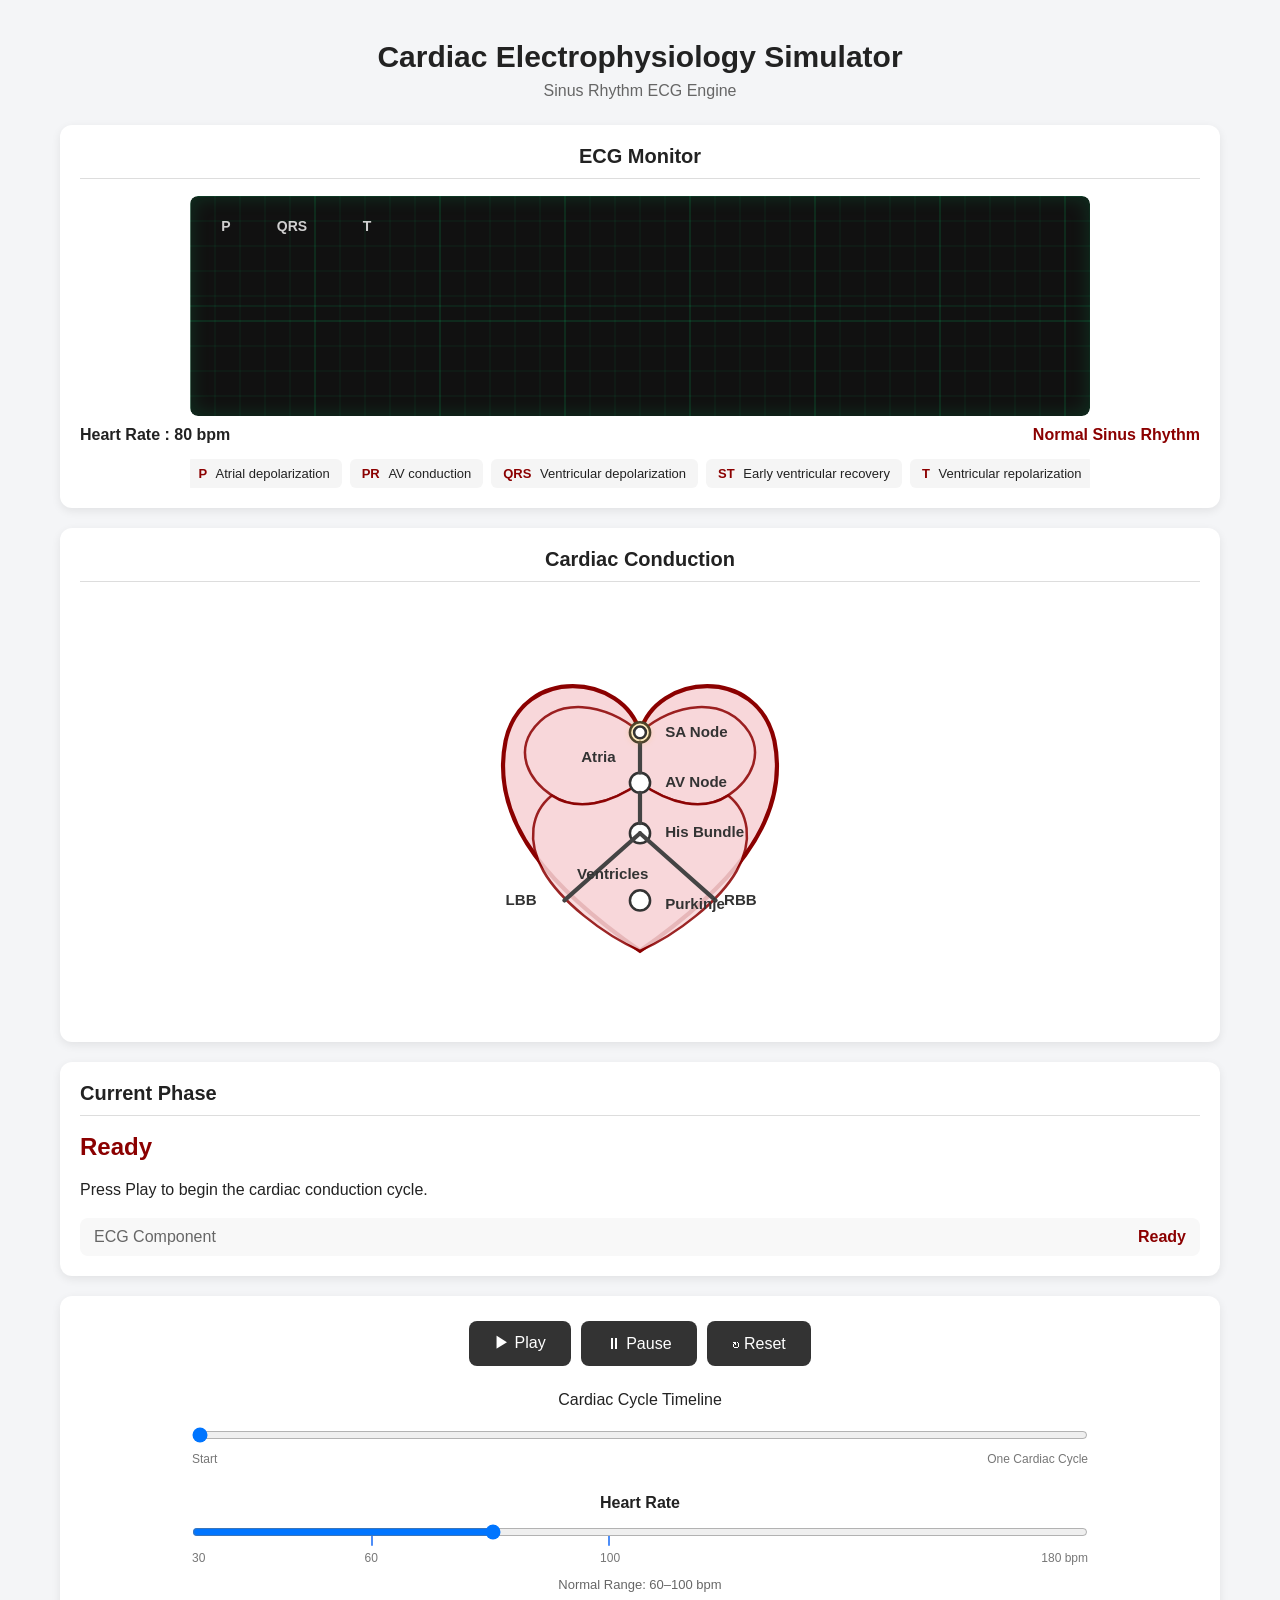
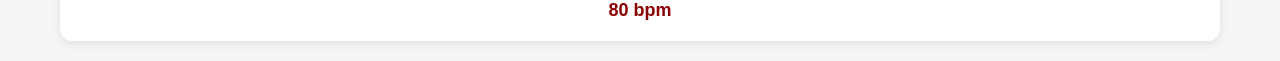
<file: backups/v1.5/index.html>
<!DOCTYPE html>
<html lang="ko">

<head>

<meta charset="UTF-8">

<meta
    name="viewport"
    content="width=device-width, initial-scale=1.0"
>

<title>
Cardiac Electrophysiology Simulator
</title>

<link
    rel="stylesheet"
    href="style.css"
>

</head>


<body>


<div class="app">


<header class="header">

<h1>
Cardiac Electrophysiology Simulator
</h1>

<p>
Sinus Rhythm ECG Engine
</p>

</header>



<main class="main-container">



<!-- =========================
ECG MONITOR
========================= -->

<section class="card ecg-panel">

<h2>
ECG Monitor
</h2>


<div class="ecg-wrapper">

<canvas
    id="ecgCanvas"
    width="900"
    height="220">
</canvas>

</div>



<div class="ecg-info">

<span id="heartRateDisplay">
Heart Rate : 80 bpm
</span>


<span id="rhythmStatus">
Normal Sinus Rhythm
</span>

</div>



<!-- ECG INTERPRETATION -->

<div class="ecg-interpretation">


<div class="ecg-item">

<span class="ecg-label">
P
</span>

<span>
Atrial depolarization
</span>

</div>



<div class="ecg-item">

<span class="ecg-label">
PR
</span>

<span>
AV conduction
</span>

</div>



<div class="ecg-item">

<span class="ecg-label">
QRS
</span>

<span>
Ventricular depolarization
</span>

</div>



<div class="ecg-item">

<span class="ecg-label">
ST
</span>

<span>
Early ventricular recovery
</span>

</div>



<div class="ecg-item">

<span class="ecg-label">
T
</span>

<span>
Ventricular repolarization
</span>

</div>


</div>

</section>





<!-- =========================
CARDIAC CONDUCTION
========================= -->

<section class="card heart-panel">

<h2>
Cardiac Conduction
</h2>


<svg

id="heartSVG"

viewBox="0 0 500 500"

xmlns="http://www.w3.org/2000/svg"

>



<!-- HEART -->

<path

id="heartShape"

d="
M250 420
C150 350 70 270 90 170
C110 80 230 90 250 160
C270 90 390 80 410 170
C430 270 350 350 250 420
Z
"

/>



<!-- ATRIA -->

<path

id="atriaRegion"

d="
M250 160
C210 125 150 115 120 160
C105 185 115 215 145 235
C175 255 215 245 250 220
C285 245 325 255 355 235
C385 215 395 185 380 160
C350 115 290 125 250 160
Z
"

/>



<!-- VENTRICLES -->

<path

id="ventricleRegion"

d="
M145 235
C120 255 115 290 135 325
C155 360 205 400 250 420
C295 400 345 360 365 325
C385 290 380 255 355 235
C325 255 285 245 250 220
C215 245 175 255 145 235
Z
"

/>



<!-- CONDUCTION NODES -->

<circle
id="SA"
cx="250"
cy="160"
r="12"
/>


<circle
id="AV"
cx="250"
cy="220"
r="12"
/>


<circle
id="His"
cx="250"
cy="280"
r="12"
/>


<circle
id="Purkinje"
cx="250"
cy="360"
r="12"
/>



<!-- CONDUCTION PATH -->

<line
id="AVPath"
x1="250"
y1="172"
x2="250"
y2="208"
/>


<line
id="HisPath"
x1="250"
y1="232"
x2="250"
y2="268"
/>


<line
id="RBB"
x1="250"
y1="280"
x2="340"
y2="360"
/>


<line
id="LBB"
x1="250"
y1="280"
x2="160"
y2="360"
/>



<!-- ELECTRICAL PULSE -->

<circle

id="conductionPulse"

cx="250"

cy="160"

r="7"

class="conduction-pulse"

/>



<!-- LABELS -->

<text
x="280"
y="165">
SA Node
</text>


<text
x="280"
y="225">
AV Node
</text>


<text
x="280"
y="285">
His Bundle
</text>


<text
x="350"
y="365">
RBB
</text>


<text
x="90"
y="365">
LBB
</text>


<text
x="280"
y="370">
Purkinje
</text>



<text
id="atriaLabel"
x="180"
y="195">
Atria
</text>


<text
id="ventricleLabel"
x="175"
y="335">
Ventricles
</text>


</svg>

</section>





<!-- =========================
CURRENT PHASE
========================= -->

<section class="card">

<h2>
Current Phase
</h2>


<div id="phaseTitle">
Ready
</div>


<p id="phaseDescription">

Press Play to begin the cardiac conduction cycle.

</p>



<div class="phase-ecg-link">

<span>
ECG Component
</span>


<strong id="phaseECG">
Ready
</strong>

</div>

</section>





<!-- =========================
CONTROLS
========================= -->

<section class="card control-panel">



<div class="main-buttons">


<button id="playBtn">
▶ Play
</button>


<button id="pauseBtn">
⏸ Pause
</button>


<button id="resetBtn">
↻ Reset
</button>


</div>





<!-- =========================
TIMELINE
========================= -->

<div class="timeline">

<p>
Cardiac Cycle Timeline
</p>


<input

id="timeSlider"

type="range"

min="0"

max="100"

value="0"

step="0.1"

>


<div class="timeline-labels">

<span>
Start
</span>


<span>
One Cardiac Cycle
</span>

</div>

</div>





<!-- =========================
HEART RATE
========================= -->

<div class="heart-rate-control">


<p>
Heart Rate
</p>



<div class="heart-rate-slider-wrap">


<!-- NORMAL RANGE -->

<div class="normal-range-track">

<div class="normal-range-fill">
</div>

</div>



<input

id="heartRateSlider"

type="range"

min="30"

max="180"

value="80"

step="1"

>


</div>





<!-- SCALE -->

<div class="heart-rate-scale">


<span class="scale-30">
30
</span>


<span class="scale-60">
60
</span>


<span class="scale-100">
100
</span>


<span class="scale-180">
180 bpm
</span>


</div>



<div class="normal-range-label">

Normal Range: 60–100 bpm

</div>



<strong id="heartRateValue">

80 bpm

</strong>


</div>


</section>


</main>


</div>



<script src="script.js"></script>


</body>

</html>
</file>
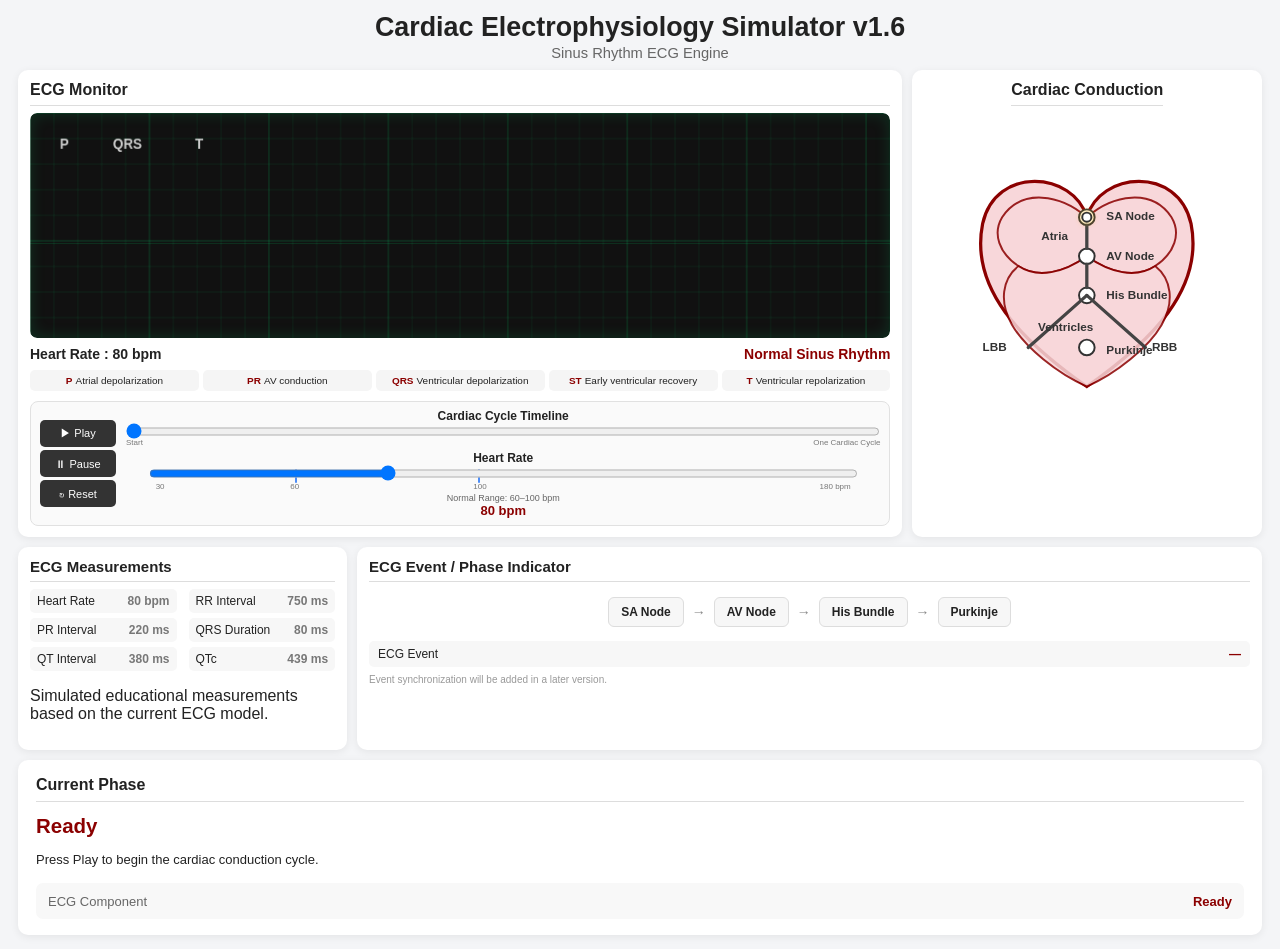
<file: backups/v1.6/index.html>
<!DOCTYPE html>
<html lang="ko">
<head>
<meta charset="UTF-8">
<meta name="viewport" content="width=device-width, initial-scale=1.0">
<title>Cardiac Electrophysiology Simulator v1.6</title>
<link rel="stylesheet" href="style.css">
</head>

<body>
<div class="app">

<header class="header">
    <h1>Cardiac Electrophysiology Simulator v1.6</h1>
    <p>Sinus Rhythm ECG Engine</p>
</header>

<main class="main-container">

    <!-- TOP AREA -->
    <section class="visual-grid">

        <!-- ECG -->
        <section class="card ecg-panel">
            <h2>ECG Monitor</h2>

            <div class="ecg-wrapper">
                <canvas id="ecgCanvas" width="900" height="220"></canvas>
            </div>

            <div class="ecg-info">
                <span id="heartRateDisplay">Heart Rate : 80 bpm</span>
                <span id="rhythmStatus">Normal Sinus Rhythm</span>
            </div>

            <div class="ecg-interpretation">
                <div class="ecg-item"><span class="ecg-label">P</span><span>Atrial depolarization</span></div>
                <div class="ecg-item"><span class="ecg-label">PR</span><span>AV conduction</span></div>
                <div class="ecg-item"><span class="ecg-label">QRS</span><span>Ventricular depolarization</span></div>
                <div class="ecg-item"><span class="ecg-label">ST</span><span>Early ventricular recovery</span></div>
                <div class="ecg-item"><span class="ecg-label">T</span><span>Ventricular repolarization</span></div>
            </div>

            <!-- CONTROL PANEL MOVED INTO ECG PANEL -->
            <section class="embedded-control-panel compact-controller">
                <div class="controller-layout">
                    <div class="controller-buttons">
                    <button id="playBtn">▶ Play</button>
                    <button id="pauseBtn">⏸ Pause</button>
                    <button id="resetBtn">↻ Reset</button>
                    </div>

                    <div class="controller-sliders">
                <div class="timeline">
                    <p class="control-title">Cardiac Cycle Timeline</p>
                    <input id="timeSlider" type="range" min="0" max="100" value="0" step="0.1">
                    <div class="timeline-labels">
                        <span>Start</span>
                        <span>One Cardiac Cycle</span>
                    </div>
                </div>

                <div class="heart-rate-control">
                    <p class="control-title">Heart Rate</p>

                    <div class="heart-rate-slider-wrap">
                        <div class="normal-range-track">
                            <div class="normal-range-fill"></div>
                        </div>
                        <input id="heartRateSlider" type="range" min="30" max="180" value="80" step="1">
                    </div>

                    <div class="heart-rate-scale">
                        <span class="scale-30">30</span>
                        <span class="scale-60">60</span>
                        <span class="scale-100">100</span>
                        <span class="scale-180">180 bpm</span>
                    </div>

                    <div class="normal-range-label">Normal Range: 60–100 bpm</div>
                    <strong id="heartRateValue">80 bpm</strong>
                </div>
                    </div>
                </div>
            </section>
        </section>


        <!-- CARDIAC CONDUCTION -->
        <section class="card heart-panel">
            <h2>Cardiac Conduction</h2>

            <svg id="heartSVG" viewBox="0 0 500 500" xmlns="http://www.w3.org/2000/svg">
                <path id="heartShape"
                    d="M250 420 C150 350 70 270 90 170 C110 80 230 90 250 160 C270 90 390 80 410 170 C430 270 350 350 250 420 Z"/>
                <path id="atriaRegion"
                    d="M250 160 C210 125 150 115 120 160 C105 185 115 215 145 235 C175 255 215 245 250 220 C285 245 325 255 355 235 C385 215 395 185 380 160 C350 115 290 125 250 160 Z"/>
                <path id="ventricleRegion"
                    d="M145 235 C120 255 115 290 135 325 C155 360 205 400 250 420 C295 400 345 360 365 325 C385 290 380 255 355 235 C325 255 285 245 250 220 C215 245 175 255 145 235 Z"/>

                <circle id="SA" cx="250" cy="160" r="12"/>
                <circle id="AV" cx="250" cy="220" r="12"/>
                <circle id="His" cx="250" cy="280" r="12"/>
                <circle id="Purkinje" cx="250" cy="360" r="12"/>

                <line id="AVPath" x1="250" y1="172" x2="250" y2="208"/>
                <line id="HisPath" x1="250" y1="232" x2="250" y2="268"/>
                <line id="RBB" x1="250" y1="280" x2="340" y2="360"/>
                <line id="LBB" x1="250" y1="280" x2="160" y2="360"/>

                <circle id="conductionPulse" cx="250" cy="160" r="7" class="conduction-pulse"/>

                <text x="280" y="165">SA Node</text>
                <text x="280" y="225">AV Node</text>
                <text x="280" y="285">His Bundle</text>
                <text x="350" y="365">RBB</text>
                <text x="90" y="365">LBB</text>
                <text x="280" y="370">Purkinje</text>
                <text id="atriaLabel" x="180" y="195">Atria</text>
                <text id="ventricleLabel" x="175" y="335">Ventricles</text>
            </svg>
        </section>
    </section>


    <!-- NEW LOWER INFORMATION AREA -->
    <section class="info-grid">

        <section class="card placeholder-panel measurements-panel">
            <h2>ECG Measurements</h2>

            <div class="measurement-list">
                <div><span>Heart Rate</span><strong id="measurementHeartRate">—</strong></div>
                <div><span>RR Interval</span><strong id="measurementRR">—</strong></div>
                <div><span>PR Interval</span><strong id="measurementPR">—</strong></div>
                <div><span>QRS Duration</span><strong id="measurementQRS">—</strong></div>
                <div><span>QT Interval</span><strong id="measurementQT">—</strong></div>
                <div><span>QTc</span><strong id="measurementQTc">—</strong></div>
            </div>

            <p class="measurement-note">Simulated educational measurements based on the current ECG model.</p>
        </section>


        <section class="card placeholder-panel event-panel">
            <h2>ECG Event / Phase Indicator</h2>

            <div class="event-flow">
                <div class="event-item">SA Node</div>
                <span>→</span>
                <div class="event-item">AV Node</div>
                <span>→</span>
                <div class="event-item">His Bundle</div>
                <span>→</span>
                <div class="event-item">Purkinje</div>
            </div>

            <div class="event-ecg-row">
                <span>ECG Event</span>
                <strong>—</strong>
            </div>

            <p class="placeholder-note">Event synchronization will be added in a later version.</p>
        </section>

    </section>


    <!-- CURRENT PHASE -->
    <section class="card phase-panel">
        <h2>Current Phase</h2>
        <div id="phaseTitle">Ready</div>
        <p id="phaseDescription">Press Play to begin the cardiac conduction cycle.</p>

        <div class="phase-ecg-link">
            <span>ECG Component</span>
            <strong id="phaseECG">Ready</strong>
        </div>
    </section>

</main>
</div>

<script src="script.js"></script>
</body>
</html>
</file>
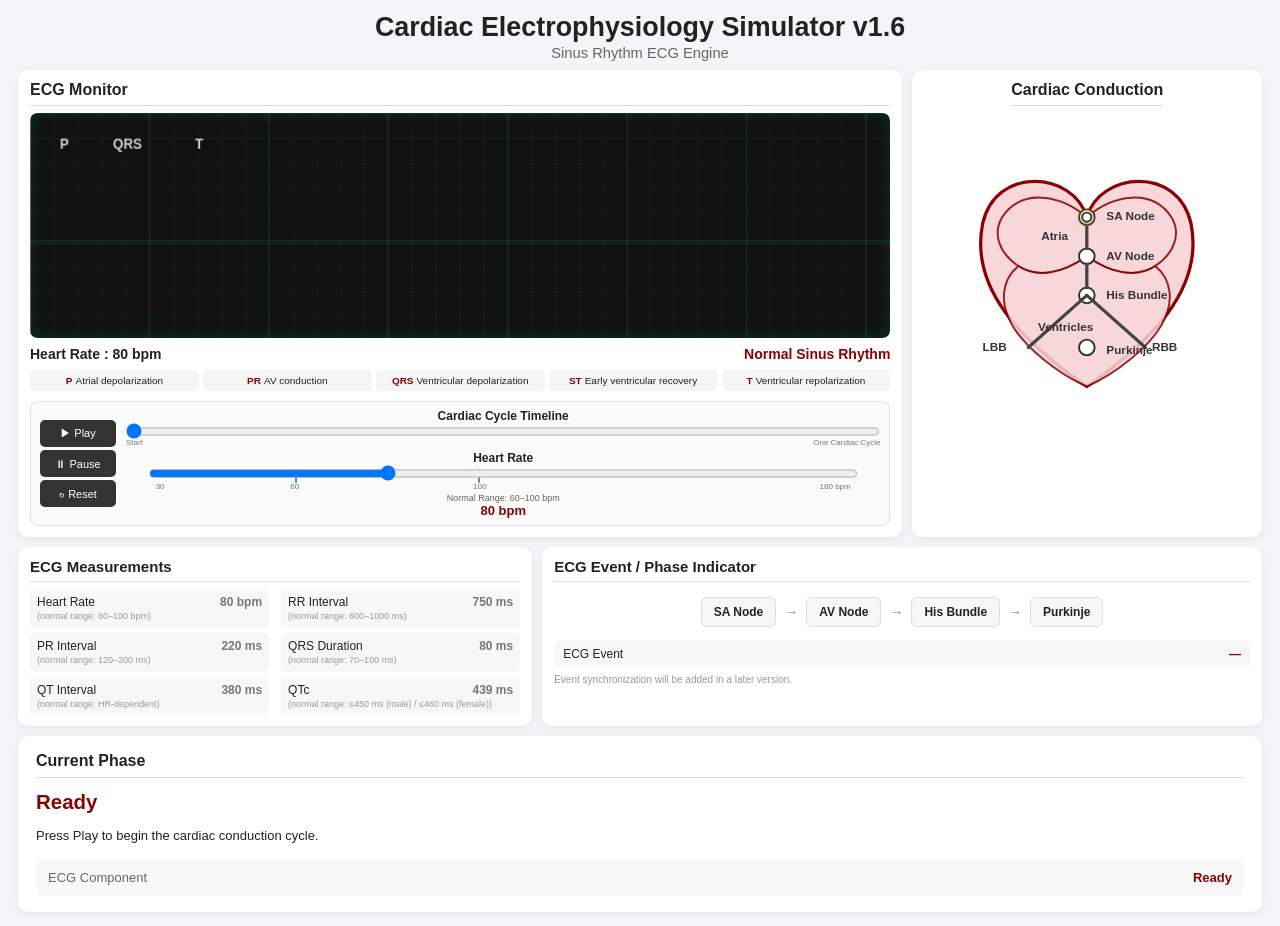
<file: backups/v1.7 patch2/index.html>
<!DOCTYPE html>
<html lang="ko">
<head>
<meta charset="UTF-8">
<meta name="viewport" content="width=device-width, initial-scale=1.0">
<title>Cardiac Electrophysiology Simulator v1.6</title>
<link rel="stylesheet" href="style.css">
</head>

<body>
<div class="app">

<header class="header">
    <h1>Cardiac Electrophysiology Simulator v1.6</h1>
    <p>Sinus Rhythm ECG Engine</p>
</header>

<main class="main-container">

    <!-- TOP AREA -->
    <section class="visual-grid">

        <!-- ECG -->
        <section class="card ecg-panel">
            <h2>ECG Monitor</h2>

            <div class="ecg-wrapper">
                <canvas id="ecgCanvas" width="900" height="220"></canvas>
            </div>

            <div class="ecg-info">
                <span id="heartRateDisplay">Heart Rate : 80 bpm</span>
                <span id="rhythmStatus">Normal Sinus Rhythm</span>
            </div>

            <div class="ecg-interpretation">
                <div class="ecg-item"><span class="ecg-label">P</span><span>Atrial depolarization</span></div>
                <div class="ecg-item"><span class="ecg-label">PR</span><span>AV conduction</span></div>
                <div class="ecg-item"><span class="ecg-label">QRS</span><span>Ventricular depolarization</span></div>
                <div class="ecg-item"><span class="ecg-label">ST</span><span>Early ventricular recovery</span></div>
                <div class="ecg-item"><span class="ecg-label">T</span><span>Ventricular repolarization</span></div>
            </div>

            <!-- CONTROL PANEL MOVED INTO ECG PANEL -->
            <section class="embedded-control-panel compact-controller">
                <div class="controller-layout">
                    <div class="controller-buttons">
                    <button id="playBtn">▶ Play</button>
                    <button id="pauseBtn">⏸ Pause</button>
                    <button id="resetBtn">↻ Reset</button>
                    </div>

                    <div class="controller-sliders">
                <div class="timeline">
                    <p class="control-title">Cardiac Cycle Timeline</p>
                    <input id="timeSlider" type="range" min="0" max="100" value="0" step="0.1">
                    <div class="timeline-labels">
                        <span>Start</span>
                        <span>One Cardiac Cycle</span>
                    </div>
                </div>

                <div class="heart-rate-control">
                    <p class="control-title">Heart Rate</p>

                    <div class="heart-rate-slider-wrap">
                        <div class="normal-range-track">
                            <div class="normal-range-fill"></div>
                        </div>
                        <input id="heartRateSlider" type="range" min="30" max="180" value="80" step="1">
                    </div>

                    <div class="heart-rate-scale">
                        <span class="scale-30">30</span>
                        <span class="scale-60">60</span>
                        <span class="scale-100">100</span>
                        <span class="scale-180">180 bpm</span>
                    </div>

                    <div class="normal-range-label">Normal Range: 60–100 bpm</div>
                    <strong id="heartRateValue">80 bpm</strong>
                </div>
                    </div>
                </div>
            </section>
        </section>


        <!-- CARDIAC CONDUCTION -->
        <section class="card heart-panel">
            <h2>Cardiac Conduction</h2>

            <svg id="heartSVG" viewBox="0 0 500 500" xmlns="http://www.w3.org/2000/svg">
                <path id="heartShape"
                    d="M250 420 C150 350 70 270 90 170 C110 80 230 90 250 160 C270 90 390 80 410 170 C430 270 350 350 250 420 Z"/>
                <path id="atriaRegion"
                    d="M250 160 C210 125 150 115 120 160 C105 185 115 215 145 235 C175 255 215 245 250 220 C285 245 325 255 355 235 C385 215 395 185 380 160 C350 115 290 125 250 160 Z"/>
                <path id="ventricleRegion"
                    d="M145 235 C120 255 115 290 135 325 C155 360 205 400 250 420 C295 400 345 360 365 325 C385 290 380 255 355 235 C325 255 285 245 250 220 C215 245 175 255 145 235 Z"/>

                <circle id="SA" cx="250" cy="160" r="12"/>
                <circle id="AV" cx="250" cy="220" r="12"/>
                <circle id="His" cx="250" cy="280" r="12"/>
                <circle id="Purkinje" cx="250" cy="360" r="12"/>

                <line id="AVPath" x1="250" y1="172" x2="250" y2="208"/>
                <line id="HisPath" x1="250" y1="232" x2="250" y2="268"/>
                <line id="RBB" x1="250" y1="280" x2="340" y2="360"/>
                <line id="LBB" x1="250" y1="280" x2="160" y2="360"/>

                <circle id="conductionPulse" cx="250" cy="160" r="7" class="conduction-pulse"/>

                <text x="280" y="165">SA Node</text>
                <text x="280" y="225">AV Node</text>
                <text x="280" y="285">His Bundle</text>
                <text x="350" y="365">RBB</text>
                <text x="90" y="365">LBB</text>
                <text x="280" y="370">Purkinje</text>
                <text id="atriaLabel" x="180" y="195">Atria</text>
                <text id="ventricleLabel" x="175" y="335">Ventricles</text>
            </svg>
        </section>
    </section>


    <!-- NEW LOWER INFORMATION AREA -->
    <section class="info-grid">

        <section class="card placeholder-panel measurements-panel">
            <h2>ECG Measurements</h2>

            <div class="measurement-list">
                <div class="measurement-item">
                    <div class="measurement-row">
                        <span>Heart Rate</span>
                        <strong id="measurementHeartRate">—</strong>
                    </div>
                    <small>(normal range: 60–100 bpm)</small>
                </div>

                <div class="measurement-item">
                    <div class="measurement-row">
                        <span>RR Interval</span>
                        <strong id="measurementRR">—</strong>
                    </div>
                    <small>(normal range: 600–1000 ms)</small>
                </div>

                <div class="measurement-item">
                    <div class="measurement-row">
                        <span>PR Interval</span>
                        <strong id="measurementPR">—</strong>
                    </div>
                    <small>(normal range: 120–200 ms)</small>
                </div>

                <div class="measurement-item">
                    <div class="measurement-row">
                        <span>QRS Duration</span>
                        <strong id="measurementQRS">—</strong>
                    </div>
                    <small>(normal range: 70–100 ms)</small>
                </div>

                <div class="measurement-item">
                    <div class="measurement-row">
                        <span>QT Interval</span>
                        <strong id="measurementQT">—</strong>
                    </div>
                    <small>(normal range: HR-dependent)</small>
                </div>

                <div class="measurement-item">
                    <div class="measurement-row">
                        <span>QTc</span>
                        <strong id="measurementQTc">—</strong>
                    </div>
                    <small>(normal range: ≤450 ms (male) / ≤460 ms (female))</small>
                </div>
            </div>
        </section>


        <section class="card placeholder-panel event-panel">
            <h2>ECG Event / Phase Indicator</h2>

            <div class="event-flow">
                <div class="event-item">SA Node</div>
                <span>→</span>
                <div class="event-item">AV Node</div>
                <span>→</span>
                <div class="event-item">His Bundle</div>
                <span>→</span>
                <div class="event-item">Purkinje</div>
            </div>

            <div class="event-ecg-row">
                <span>ECG Event</span>
                <strong>—</strong>
            </div>

            <p class="placeholder-note">Event synchronization will be added in a later version.</p>
        </section>

    </section>


    <!-- CURRENT PHASE -->
    <section class="card phase-panel">
        <h2>Current Phase</h2>
        <div id="phaseTitle">Ready</div>
        <p id="phaseDescription">Press Play to begin the cardiac conduction cycle.</p>

        <div class="phase-ecg-link">
            <span>ECG Component</span>
            <strong id="phaseECG">Ready</strong>
        </div>
    </section>

</main>
</div>

<script src="script.js"></script>
</body>
</html>
</file>
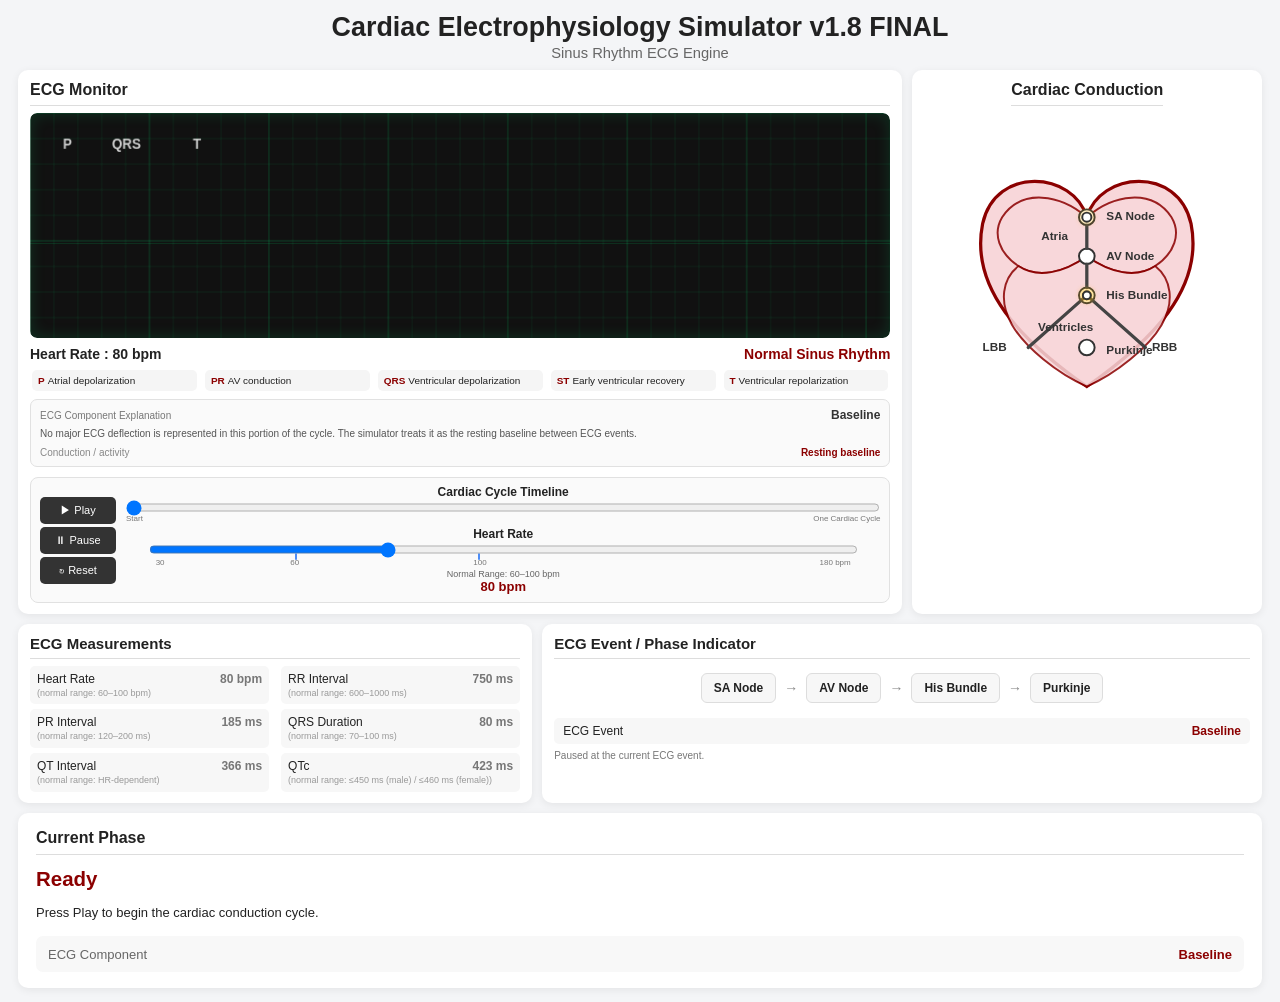
<file: backups/v1.8/FINAL/index.html>
<!DOCTYPE html>
<html lang="ko">
<head>
<meta charset="UTF-8">
<meta name="viewport" content="width=device-width, initial-scale=1.0">
<title>Cardiac Electrophysiology Simulator v1.8 FINAL</title>
<link rel="stylesheet" href="style.css">
</head>

<body>
<div class="app">

<header class="header">
    <h1>Cardiac Electrophysiology Simulator v1.8 FINAL</h1>
    <p>Sinus Rhythm ECG Engine</p>
</header>

<main class="main-container">

    <!-- TOP AREA -->
    <section class="visual-grid">

        <!-- ECG -->
        <section class="card ecg-panel">
            <h2>ECG Monitor</h2>

            <div class="ecg-wrapper">
                <canvas id="ecgCanvas" width="900" height="220"></canvas>
            </div>

            <div class="ecg-info">
                <span id="heartRateDisplay">Heart Rate : 80 bpm</span>
                <span id="rhythmStatus">Normal Sinus Rhythm</span>
            </div>

            <div class="ecg-interpretation" aria-label="Interactive ECG components">
                <button type="button" class="ecg-item" data-ecg-component="P">
                    <span class="ecg-label">P</span><span>Atrial depolarization</span>
                </button>
                <button type="button" class="ecg-item" data-ecg-component="PR">
                    <span class="ecg-label">PR</span><span>AV conduction</span>
                </button>
                <button type="button" class="ecg-item" data-ecg-component="QRS">
                    <span class="ecg-label">QRS</span><span>Ventricular depolarization</span>
                </button>
                <button type="button" class="ecg-item" data-ecg-component="ST">
                    <span class="ecg-label">ST</span><span>Early ventricular recovery</span>
                </button>
                <button type="button" class="ecg-item" data-ecg-component="T">
                    <span class="ecg-label">T</span><span>Ventricular repolarization</span>
                </button>
            </div>

            <div class="ecg-explanation" id="ecgExplanation" aria-live="polite">
                <div class="ecg-explanation-header">
                    <span>ECG Component Explanation</span>
                    <strong id="ecgExplanationTitle">Select an ECG component</strong>
                </div>
                <p id="ecgExplanationText">Click P, PR, QRS, ST, or T above to see how the ECG component relates to cardiac electrical activity.</p>
                <div class="ecg-explanation-link">
                    <span>Conduction / activity</span>
                    <strong id="ecgExplanationLink">—</strong>
                </div>
            </div>

            <!-- CONTROL PANEL MOVED INTO ECG PANEL -->
            <section class="embedded-control-panel compact-controller">
                <div class="controller-layout">
                    <div class="controller-buttons">
                    <button id="playBtn">▶ Play</button>
                    <button id="pauseBtn">⏸ Pause</button>
                    <button id="resetBtn">↻ Reset</button>
                    </div>

                    <div class="controller-sliders">
                <div class="timeline">
                    <p class="control-title">Cardiac Cycle Timeline</p>
                    <input id="timeSlider" type="range" min="0" max="100" value="0" step="0.1">
                    <div class="timeline-labels">
                        <span>Start</span>
                        <span>One Cardiac Cycle</span>
                    </div>
                </div>

                <div class="heart-rate-control">
                    <p class="control-title">Heart Rate</p>

                    <div class="heart-rate-slider-wrap">
                        <div class="normal-range-track">
                            <div class="normal-range-fill"></div>
                        </div>
                        <input id="heartRateSlider" type="range" min="30" max="180" value="80" step="1">
                    </div>

                    <div class="heart-rate-scale">
                        <span class="scale-30">30</span>
                        <span class="scale-60">60</span>
                        <span class="scale-100">100</span>
                        <span class="scale-180">180 bpm</span>
                    </div>

                    <div class="normal-range-label">Normal Range: 60–100 bpm</div>
                    <strong id="heartRateValue">80 bpm</strong>
                </div>
                    </div>
                </div>
            </section>
        </section>


        <!-- CARDIAC CONDUCTION -->
        <section class="card heart-panel">
            <h2>Cardiac Conduction</h2>

            <svg id="heartSVG" viewBox="0 0 500 500" xmlns="http://www.w3.org/2000/svg">
                <path id="heartShape"
                    d="M250 420 C150 350 70 270 90 170 C110 80 230 90 250 160 C270 90 390 80 410 170 C430 270 350 350 250 420 Z"/>
                <path id="atriaRegion"
                    d="M250 160 C210 125 150 115 120 160 C105 185 115 215 145 235 C175 255 215 245 250 220 C285 245 325 255 355 235 C385 215 395 185 380 160 C350 115 290 125 250 160 Z"/>
                <path id="ventricleRegion"
                    d="M145 235 C120 255 115 290 135 325 C155 360 205 400 250 420 C295 400 345 360 365 325 C385 290 380 255 355 235 C325 255 285 245 250 220 C215 245 175 255 145 235 Z"/>

                <circle id="SA" cx="250" cy="160" r="12"/>
                <circle id="AV" cx="250" cy="220" r="12"/>
                <circle id="His" cx="250" cy="280" r="12"/>
                <circle id="Purkinje" cx="250" cy="360" r="12"/>

                <line id="AVPath" x1="250" y1="172" x2="250" y2="208"/>
                <line id="HisPath" x1="250" y1="232" x2="250" y2="268"/>
                <line id="RBB" x1="250" y1="280" x2="340" y2="360"/>
                <line id="LBB" x1="250" y1="280" x2="160" y2="360"/>

                <circle id="conductionPulse" cx="250" cy="160" r="7" class="conduction-pulse"/>
                <circle id="conductionPulseR" cx="250" cy="280" r="6" class="conduction-branch-pulse"/>
                <circle id="conductionPulseL" cx="250" cy="280" r="6" class="conduction-branch-pulse"/>

                <text x="280" y="165">SA Node</text>
                <text x="280" y="225">AV Node</text>
                <text x="280" y="285">His Bundle</text>
                <text x="350" y="365">RBB</text>
                <text x="90" y="365">LBB</text>
                <text x="280" y="370">Purkinje</text>
                <text id="atriaLabel" x="180" y="195">Atria</text>
                <text id="ventricleLabel" x="175" y="335">Ventricles</text>
            </svg>
        </section>
    </section>


    <!-- NEW LOWER INFORMATION AREA -->
    <section class="info-grid">

        <section class="card placeholder-panel measurements-panel">
            <h2>ECG Measurements</h2>

            <div class="measurement-list">
                <div class="measurement-item">
                    <div class="measurement-row">
                        <span>Heart Rate</span>
                        <strong id="measurementHeartRate">—</strong>
                    </div>
                    <small>(normal range: 60–100 bpm)</small>
                </div>

                <div class="measurement-item">
                    <div class="measurement-row">
                        <span>RR Interval</span>
                        <strong id="measurementRR">—</strong>
                    </div>
                    <small>(normal range: 600–1000 ms)</small>
                </div>

                <div class="measurement-item">
                    <div class="measurement-row">
                        <span>PR Interval</span>
                        <strong id="measurementPR">—</strong>
                    </div>
                    <small>(normal range: 120–200 ms)</small>
                </div>

                <div class="measurement-item">
                    <div class="measurement-row">
                        <span>QRS Duration</span>
                        <strong id="measurementQRS">—</strong>
                    </div>
                    <small>(normal range: 70–100 ms)</small>
                </div>

                <div class="measurement-item">
                    <div class="measurement-row">
                        <span>QT Interval</span>
                        <strong id="measurementQT">—</strong>
                    </div>
                    <small>(normal range: HR-dependent)</small>
                </div>

                <div class="measurement-item">
                    <div class="measurement-row">
                        <span>QTc</span>
                        <strong id="measurementQTc">—</strong>
                    </div>
                    <small>(normal range: ≤450 ms (male) / ≤460 ms (female))</small>
                </div>
            </div>
        </section>


        <section class="card placeholder-panel event-panel">
            <h2>ECG Event / Phase Indicator</h2>

            <div class="event-flow" aria-label="Current conduction phase">
                <div class="event-item" data-conduction="SA">SA Node</div>
                <span>→</span>
                <div class="event-item" data-conduction="AV">AV Node</div>
                <span>→</span>
                <div class="event-item" data-conduction="His">His Bundle</div>
                <span>→</span>
                <div class="event-item" data-conduction="Purkinje">Purkinje</div>
            </div>

            <div class="event-ecg-row">
                <span>ECG Event</span>
                <strong id="ecgEventIndicator">Ready</strong>
            </div>

            <p class="event-sync-status" id="eventSyncStatus">Press Play to begin synchronization.</p>
        </section>

    </section>


    <!-- CURRENT PHASE -->
    <section class="card phase-panel">
        <h2>Current Phase</h2>
        <div id="phaseTitle">Ready</div>
        <p id="phaseDescription">Press Play to begin the cardiac conduction cycle.</p>

        <div class="phase-ecg-link">
            <span>ECG Component</span>
            <strong id="phaseECG">Ready</strong>
        </div>
    </section>

</main>
</div>

<script src="script.js"></script>
</body>
</html>
</file>
<file: style.css>
*{box-sizing:border-box}

html,body{margin:0;min-height:100%}

body{
font-family:Arial,"Malgun Gothic",sans-serif;
background:#f4f5f7;
color:#222;
}

.app{
width:100%;
max-width:1500px;
margin:0 auto;
padding:12px 18px 14px;
}

.header{text-align:center;margin-bottom:9px}
.header h1{
margin:0 0 2px;
font-size:clamp(22px,2.1vw,30px);
line-height:1.15;
}
.header p{
margin:0;
color:#666;
font-size:clamp(13px,1.15vw,17px);
}

.main-container{
display:flex;
flex-direction:column;
gap:10px;
}

.card{
background:#fff;
border-radius:10px;
padding:11px 12px;
box-shadow:0 2px 8px rgba(0,0,0,.07);
}

.card h2{
margin:0 0 7px;
padding-bottom:6px;
font-size:16px;
border-bottom:1px solid #ddd;
}

/* =======================
TOP VISUAL AREA
======================= */

.visual-grid{
display:grid;
grid-template-columns:minmax(0,2.15fr) minmax(300px,.85fr);
gap:10px;
align-items:stretch;
}

/* =======================
ECG PANEL
======================= */

.ecg-panel{
min-width:0;
overflow:hidden;
}

.ecg-wrapper{
width:100%;
overflow:hidden;
border-radius:7px;
}

#ecgCanvas{
width:100%;
height:clamp(165px,18vh,205px);
display:block;
background:#111;
border-radius:7px;
box-shadow:inset 0 0 16px rgba(0,255,136,.15);
}

.ecg-info{
display:flex;
justify-content:space-between;
align-items:center;
gap:10px;
margin-top:8px;
font-size:14px;
font-weight:bold;
}

#rhythmStatus{
color:#8b0000;
text-align:right;
}

.ecg-interpretation{
width:100%;
margin:8px auto 0;
display:flex;
gap:4px;
flex-wrap:nowrap;
overflow:hidden;
}

.ecg-item{
min-width:0;
padding:5px 6px;
border-radius:5px;
background:#f5f5f5;
font-size:clamp(9px,.78vw,12px);
white-space:nowrap;
flex:1 1 0;
text-align:center;
}

.ecg-label{
font-weight:bold;
margin-right:3px;
color:#8b0000;
}

.ecg-item.ecg-active{
background:#ffe7e7;
box-shadow:0 0 0 1px rgba(139,0,0,.15);
}

.ecg-item{
border:0;
text-align:left;
font-family:inherit;
color:inherit;
cursor:pointer;
}

.ecg-item:hover{
background:#f2f2f2;
}

.ecg-item:focus-visible{
outline:2px solid #777;
outline-offset:1px;
}

.ecg-item.ecg-selected{
background:#e9eef5;
box-shadow:0 0 0 1px rgba(70,90,120,.22);
}

.ecg-item.ecg-active.ecg-selected{
background:linear-gradient(90deg,#ffe7e7,#e9eef5);
}

.ecg-explanation{
margin-top:8px;
padding:8px 9px;
border:1px solid #e1e1e1;
border-radius:7px;
background:#fafafa;
}

.ecg-explanation-header{
display:flex;
justify-content:space-between;
align-items:baseline;
gap:10px;
}

.ecg-explanation-header span{
font-size:10px;
color:#777;
}

.ecg-explanation-header strong{
font-size:12px;
color:#333;
}

.ecg-explanation p{
margin:5px 0 6px;
font-size:10px;
line-height:1.45;
color:#555;
}

.ecg-explanation-link{
display:flex;
justify-content:space-between;
gap:8px;
font-size:10px;
}

.ecg-explanation-link span{
color:#888;
}

.ecg-explanation-link strong{
color:#8b0000;
}

/* =======================
EMBEDDED CONTROL PANEL
======================= */

.embedded-control-panel{
margin-top:9px;
padding:8px 9px 7px;
border:1px solid #e1e1e1;
border-radius:8px;
background:#fafafa;
}

.main-buttons{
display:flex;
justify-content:center;
gap:3px;
}

button{
padding:7px 19px;
margin:0 2px;
border:0;
border-radius:7px;
background:#333;
color:#fff;
font-size:13px;
cursor:pointer;
transition:.2s;
}

button:hover{background:#555}

.control-title{
margin:0 0 5px;
font-weight:bold;
font-size:14px;
text-align:center;
}

.timeline{margin-top:7px}

#timeSlider{
display:block;
width:94%;
margin:0 auto;
cursor:pointer;
}

.timeline-labels{
width:94%;
margin:2px auto 0;
display:flex;
justify-content:space-between;
font-size:10px;
color:#777;
}

.heart-rate-control{
margin-top:7px;
text-align:center;
}

.heart-rate-slider-wrap{
position:relative;
width:94%;
height:18px;
margin:auto;
}

#heartRateSlider{
position:absolute;
left:0;
top:0;
z-index:3;
width:100%;
margin:0;
cursor:pointer;
}

.normal-range-track{
position:absolute;
left:calc(7px + (100% - 14px) * 0.2);
width:calc((100% - 14px) * 0.2666667);
top:50%;
height:0;
z-index:1;
pointer-events:none;
}

.normal-range-fill{display:none}

.normal-range-track:before,
.normal-range-track:after{
content:"";
position:absolute;
top:-6px;
width:2px;
height:16px;
background:#4d8df7;
border-radius:2px;
}

.normal-range-track:before{left:0}
.normal-range-track:after{right:0}

.heart-rate-scale{
position:relative;
width:94%;
height:16px;
margin:2px auto 0;
font-size:10px;
color:#777;
}

.heart-rate-scale span{
position:absolute;
top:0;
white-space:nowrap;
}

.scale-30{
left:7px;
}

.scale-60{
left:calc(7px + (100% - 14px) * 0.2);
transform:translateX(-50%);
}

.scale-100{
left:calc(7px + (100% - 14px) * 0.4666667);
transform:translateX(-50%);
}

.scale-180{
left:calc(100% - 7px);
transform:translateX(-100%);
}

.normal-range-label{
margin-top:0;
font-size:11px;
color:#666;
}

#heartRateValue{
display:block;
margin-top:1px;
font-size:15px;
color:#8b0000;
}

/* =======================
HEART
======================= */

.heart-panel{
min-width:0;
text-align:center;
display:flex;
flex-direction:column;
align-items:center;
}

#heartSVG{
width:min(100%,390px);
height:auto;
max-height:390px;
}

#heartShape{
fill:#f8d7da;
stroke:#8b0000;
stroke-width:5;
}

#atriaRegion,#ventricleRegion{
fill:#f8d7da;
stroke:#8b0000;
stroke-width:3;
opacity:.85;
transition:fill .2s ease,opacity .2s ease;
}

#heartSVG circle[id]{
fill:#fff;
stroke:#333;
stroke-width:3;
transition:fill .15s ease,stroke .15s ease;
}

#heartSVG line{
stroke:#444;
stroke-width:5;
stroke-linecap:round;
transition:stroke .15s ease,stroke-width .15s ease;
}

#heartSVG text{
font-size:18px;
font-weight:bold;
fill:#333;
}

#atriaLabel,#ventricleLabel{
font-size:16px;
fill:#555;
pointer-events:none;
}

.active-node{
fill:#ffd700!important;
stroke:#ff6600!important;
stroke-width:5!important;
}

.active-path{
stroke:#ff0000!important;
stroke-width:8!important;
}

.conduction-pulse,
.conduction-branch-pulse{
fill:#fff200;
stroke:#ff6600;
stroke-width:3;
pointer-events:none;
filter:drop-shadow(0 0 5px rgba(255,180,0,.8));
transition:opacity .08s linear;
}

.atria-active{fill:#ffd6a5!important;opacity:1!important}
.ventricles-active{fill:#ef9a9a!important;opacity:1!important}
.ventricles-recovery{fill:#f5c6cb!important;opacity:.95!important}

/* =======================
NEW INFORMATION AREA
======================= */

.info-grid{
display:grid;
grid-template-columns:minmax(0,1.25fr) minmax(0,1.75fr);
gap:10px;
}

.placeholder-panel{
min-height:128px;
}

.placeholder-panel h2{
font-size:15px;
}

.measurement-list{
display:grid;
grid-template-columns: minmax(0,1fr) minmax(0,1fr);
gap:5px 12px;
}

.measurement-list .measurement-item{
display:block;
min-width:0;
padding:6px 7px;
background:#f7f7f7;
border-radius:5px;
font-size:12px;
}

.measurement-row{
display:flex;
justify-content:space-between;
align-items:center;
gap:8px;
}

.measurement-list strong{
color:#777;
}

.measurement-list small{
display:block;
margin-top:2px;
font-size:9px;
line-height:1.2;
color:#999;
white-space:nowrap;
}

.placeholder-note{
margin:7px 0 0;
font-size:10px;
color:#999;
}

.event-flow{
display:flex;
align-items:center;
justify-content:center;
gap:8px;
min-height:45px;
}

.event-item{
padding:7px 12px;
border:1px solid #ddd;
border-radius:6px;
background:#f7f7f7;
font-size:12px;
font-weight:bold;
white-space:nowrap;
transition:background .12s ease, box-shadow .12s ease, border-color .12s ease;
}

.event-item.event-active{
background:#ffe7e7;
border-color:#d9a0a0;
box-shadow:0 0 0 1px rgba(139,0,0,.12);
}

.event-flow>span{
color:#888;
font-size:14px;
}

.event-ecg-row{
margin-top:7px;
padding:6px 9px;
background:#f7f7f7;
border-radius:5px;
display:flex;
justify-content:space-between;
font-size:12px;
}

.event-ecg-row strong{color:#8b0000}

.event-sync-status{
margin:6px 0 0;
font-size:10px;
color:#777;
}

/* =======================
CURRENT PHASE
======================= */

.phase-panel{
min-height:175px;
padding:16px 18px;
display:flex;
flex-direction:column;
justify-content:flex-start;
}

.phase-panel h2{
margin:0 0 11px;
padding-bottom:7px;
}

#phaseTitle{
font-size:clamp(19px,1.6vw,24px);
font-weight:bold;
margin-bottom:11px;
color:#8b0000;
line-height:1.25;
}

#phaseDescription{
margin:0 0 14px;
font-size:clamp(13px,1vw,15px);
line-height:1.5;
max-width:1100px;
}

.phase-ecg-link{
margin-top:auto;
padding:9px 12px;
border-radius:7px;
background:#f8f8f8;
display:flex;
justify-content:space-between;
align-items:center;
font-size:13px;
min-height:36px;
}

.phase-ecg-link span{color:#666}
#phaseECG{color:#8b0000}

/* =======================
RESPONSIVE
======================= */

@media(min-width:900px){
.visual-grid{
min-height:52vh;
}
.ecg-panel,.heart-panel{
height:100%;
}
}

@media(max-width:899px){
.visual-grid{
grid-template-columns:1fr;
}
.info-grid{
grid-template-columns:1fr;
}
.heart-panel{
min-height:360px;
}
}

@media(max-width:700px){
.app{padding:9px}
.visual-grid,.info-grid{gap:8px}
.card{padding:10px}
.ecg-info{font-size:12px}
.ecg-interpretation{overflow-x:auto}
.ecg-item{flex:0 0 auto;font-size:11px}
#ecgCanvas{height:155px}
.event-flow{justify-content:flex-start;overflow-x:auto}
.event-item{flex:0 0 auto}
.ecg-explanation-header{align-items:flex-start;flex-direction:column;gap:2px}
.main-buttons{flex-wrap:wrap}
}


/* =======================
v1.6 UI PATCH 2
Compact Controller + ECG View
======================= */

.ecg-panel {
    display: flex;
    flex-direction: column;
}

#ecgCanvas {
    /* More vertical room for the actual ECG display */
    height: clamp(220px, 25vh, 285px);
}

/* Controller is compact and horizontal */
.embedded-control-panel.compact-controller {
    margin-top: 10px;
    padding: 7px 9px;
}

.controller-layout {
    display: grid;
    grid-template-columns: 76px minmax(0, 1fr);
    gap: 10px;
    align-items: center;
}

.controller-buttons {
    display: flex;
    flex-direction: column;
    gap: 3px;
}

.controller-buttons button {
    width: 100%;
    min-height: 27px;
    padding: 4px 5px;
    margin: 0;
    font-size: 11px;
    border-radius: 5px;
}

.controller-sliders {
    min-width: 0;
}

.controller-sliders .control-title {
    margin: 0 0 2px;
    font-size: 12px;
}

.controller-sliders .timeline {
    margin: 0;
}

.controller-sliders #timeSlider {
    width: 100%;
    height: 13px;
    margin: 0;
}

.controller-sliders .timeline-labels {
    width: 100%;
    height: 11px;
    margin: 0;
    font-size: 8px;
}

.controller-sliders .heart-rate-control {
    margin-top: 2px;
}

.controller-sliders .heart-rate-slider-wrap {
    height: 15px;
}

.controller-sliders #heartRateSlider {
    height: 13px;
}

.controller-sliders .heart-rate-scale {
    width: 94%;
    height: 12px;
    margin: 0 auto;
    font-size: 8px;
}

.controller-sliders .normal-range-track::before,
.controller-sliders .normal-range-track::after {
    top: -5px;
    height: 14px;
}

.controller-sliders .normal-range-label {
    margin-top: 0;
    font-size: 9px;
    line-height: 1.1;
}

.controller-sliders #heartRateValue {
    margin-top: 0;
    font-size: 13px;
    line-height: 1.1;
}

/* Keep the lower placeholder area compact but visible */
.info-grid {
    gap: 10px;
}

.placeholder-panel {
    min-height: 115px;
}

@media (min-width: 900px) {
    .visual-grid {
        min-height: 0;
    }

    .ecg-panel {
        min-height: 0;
    }

    .heart-panel {
        min-height: 0;
    }
}

@media (max-width: 899px) {
    .controller-layout {
        grid-template-columns: 1fr;
    }

    .controller-buttons {
        flex-direction: row;
        justify-content: center;
    }

    .controller-buttons button {
        width: auto;
        min-width: 75px;
    }
}

@media (max-width: 700px) {
    #ecgCanvas {
        height: 175px;
    }
}


/* v1.9: mode only changes the heart diagram; existing ECG UI is preserved. */
.heart-mode-switch{display:flex;gap:4px;padding:3px;border-radius:9px;background:#edf0f4;width:min(100%,300px);margin:3px auto 9px}
.heart-mode-switch button{flex:1;padding:7px 8px;margin:0;border-radius:7px;background:transparent;color:#35404b;font-weight:700;font-size:12px}
.heart-mode-switch button.mode-active{background:#fff;box-shadow:0 1px 3px #0002;color:#172a44}
.heart-mode-switch button:focus-visible{outline:3px solid #3778b6;outline-offset:2px}
#heartSVG[hidden],.mechanical-view[hidden]{display:none!important}
.mechanical-view{width:100%;max-width:420px;margin:0 auto;min-width:0}
#mechanicalSVG{width:100%;height:auto;max-height:350px;overflow:visible;display:block}
#mechanicalSVG .chamber-blue{fill:#d7eefa;stroke:#2078ab;stroke-width:3}
#mechanicalSVG .chamber-red{fill:#f9dddd;stroke:#b54d4d;stroke-width:3}
#mechanicalSVG .chamber text{font-weight:700;fill:#283643;font-size:19px;text-anchor:middle;pointer-events:none}
#mechanicalSVG .flow-tract path{fill:none;stroke-width:9;stroke-linecap:round;stroke-linejoin:round;opacity:.70}
#mechanicalSVG .flow-deoxygenated path{stroke:#328bbd}
#mechanicalSVG .flow-oxygenated path{stroke:#bd5252}
#mechanicalSVG .valve-segment{stroke:#6c7580;stroke-width:8;stroke-linecap:round}
#mechanicalSVG .valve-segment.valve-open{stroke:#228a61;stroke-width:6;stroke-dasharray:6 9}
#mechanicalSVG .valve-segment.valve-closed{stroke:#bd4d4d;stroke-width:9;stroke-dasharray:none}
#mechanicalSVG .flow-dot{opacity:0;pointer-events:none}
#mechanicalSVG .blue-dot{fill:#126ca8;stroke:#fff;stroke-width:1.5}
#mechanicalSVG .red-dot{fill:#b72c46;stroke:#fff;stroke-width:1.5}
#mechanicalSVG .model-caption{font-size:13px;fill:#687586}
#mechanicalSVG .flow-target{font-size:12px;fill:#485464}
.mechanical-readout{padding:8px 9px;border:1px solid #e0e7ee;border-radius:8px;background:#fafcfe;text-align:left}
.mechanical-readout>strong{display:block;color:#172a44;font-size:13px}
.mechanical-readout>p{margin:5px 0;color:#45556a;font-size:11px;line-height:1.45}
.mechanical-stats{display:grid;grid-template-columns:1fr 1fr;gap:5px;margin-top:5px;font-size:11px;color:#1b394d}
.mechanical-stats span{padding:5px 6px;background:#ecf3f8;border-radius:5px}
.mechanical-readout .mechanical-disclaimer{font-size:10px;color:#727c85;margin-bottom:0}
@media(max-width:400px){.mechanical-stats{grid-template-columns:1fr}}


/* v1.10 Patch 3: opt-in chart AFTER the protected v1.9 UI. */
.wiggers-panel{min-width:0;max-width:100%;overflow:hidden}
.wiggers-summary{display:flex;align-items:center;justify-content:space-between;flex-wrap:wrap;column-gap:16px;row-gap:5px;cursor:pointer;list-style:revert;padding:3px 5px;min-height:35px;color:#193e5a}
.wiggers-summary:focus-visible{outline:3px solid #3778b6;outline-offset:3px;border-radius:5px}
.wiggers-summary-title{font-weight:700;font-size:16px}
.wiggers-optional{font-size:11px;font-weight:400;color:#526779;background:#eaf1f7;padding:3px 7px;border-radius:12px;margin-left:6px;white-space:nowrap}
.wiggers-summary-hint{font-size:12px;color:#58697b}
.wiggers-body{max-width:100%;min-width:0;padding-top:8px}
.wiggers-disclaimer{font-size:12px;line-height:1.5;margin:0 1px 8px;color:#445569}
.wiggers-legend{display:flex;flex-wrap:wrap;gap:5px 16px;padding:7px 9px;margin-bottom:7px;background:#f5f8fb;border-radius:6px}
.wiggers-key{display:inline-flex;align-items:center;gap:7px;font-size:12px;color:#27374a;white-space:nowrap}
.wiggers-key-line{display:inline-block;width:19px;min-width:19px;border-top:3px solid currentColor}
.wiggers-chart-scroll{min-width:0;max-width:100%;width:100%;overflow-x:auto;overflow-y:hidden;border:1px solid #e2e8ef;border-radius:7px;background:white}
.wiggers-chart-scroll:focus-visible{outline:3px solid #3778b6;outline-offset:2px}
#wiggersChart{display:block;width:100%;min-width:720px;height:auto;min-height:260px}
.wiggers-band{fill:#f8fafc;stroke:#e5ebf1;stroke-width:1}
.wiggers-axis line{stroke:#cdd8e2;stroke-width:1;stroke-dasharray:3 6}
.wiggers-plot-labels text{font-size:12px;font-weight:600;fill:#465c74}
.wiggers-trace{stroke-width:3.1}
.wig-ecg{color:#1676b9;stroke:#1676b9}
.wig-la{color:#409b82;stroke:#409b82}
.wig-lv{color:#ca5654;stroke:#ca5654}
.wig-ao{color:#b18826;stroke:#b18826}
.wig-vol{color:#805eb5;stroke:#805eb5}
.wiggers-event-line{stroke:#637a91;stroke-width:1.35;stroke-dasharray:5 6;opacity:.64}
.wiggers-event-dot{fill:#40586c;stroke:white;stroke-width:1.2}
.wiggers-cursor{stroke:#233d5b;stroke-width:2;pointer-events:none;stroke-dasharray:3 2}
.wiggers-event-key{display:flex;flex-wrap:wrap;gap:5px 17px;font-size:11px;color:#526276;margin:7px 1px}
.wiggers-event-key span::before{content:"◆";color:#40586c;padding-right:5px;font-size:9px}
.wiggers-status{display:flex;flex-wrap:wrap;gap:5px 15px;align-items:center;border-radius:7px;background:#eef4f9;padding:8px 10px;font-size:12px;color:#23435a}
.wiggers-status strong{font-size:13px}
.wiggers-footnote{font-size:11px;color:#6b7786;line-height:1.5;margin:7px 1px 2px}
@media(max-width:600px){
 .wiggers-summary{align-items:flex-start}
 .wiggers-summary-hint{font-size:11px}
 .wiggers-optional{display:inline-block;margin-top:4px}
 .wiggers-status{flex-direction:column;align-items:flex-start}
}


/* v1.10 Patch 4 — nonmodal help is a sibling of <details>, not inside <summary>. */
.wiggers-shell{position:relative;min-width:0;max-width:100%}
.wiggers-shell .wiggers-summary{padding-right:50px}
.wiggers-help-button{position:absolute;right:22px;top:15px;z-index:2;
 width:27px;height:27px;border:1px solid #6d869b;border-radius:50%;background:#f3f8fc;
 color:#27455f;font-size:17px;font-weight:700;line-height:1;cursor:pointer}
.wiggers-help-button:hover{background:#e3f0fb}
.wiggers-help-button:focus-visible,.wiggers-help-heading button:focus-visible{
 outline:3px solid #3778b6;outline-offset:2px}
.wiggers-help-popover{position:absolute;z-index:10;right:9px;top:50px;
 width:min(430px,calc(100% - 18px));max-height:min(70vh,540px);overflow-y:auto;
 padding:13px 15px;background:#fff;border:1px solid #9bafc1;border-radius:9px;
 box-shadow:0 6px 25px #1b2e4540;color:#22374d;font-size:12px;line-height:1.55}
.wiggers-help-popover[hidden]{display:none!important}
.wiggers-help-heading{display:flex;justify-content:space-between;align-items:center;gap:10px;font-size:14px}
.wiggers-help-heading button{min-width:29px;min-height:29px;border:0;border-radius:5px;
 background:#eaf1f7;color:#243e53;font-size:21px;cursor:pointer}
.wiggers-help-popover p{margin:9px 0}
.wiggers-help-popover ol{margin:8px 0;padding-left:21px}
.wiggers-help-popover li+li{margin-top:5px}
.wiggers-learning{padding:9px 11px;border:1px solid #dce7f0;border-radius:7px;
 background:#f8fbfd;color:#263f54;margin-top:9px;font-size:12px;line-height:1.55}
.wiggers-learning h3{font-size:13px;margin:0 0 5px}
.wiggers-learning p{margin:5px 0}
.wiggers-learning .wiggers-learning-limit{font-size:11px;color:#56687a;margin-top:8px}
@media(max-width:600px){
 .wiggers-help-button{right:20px;top:15px;min-width:28px;min-height:28px}
 /* Fixed to viewport: inherited v1.9 page overflow can shift the panel left. */
 .wiggers-help-popover{position:fixed;left:12px;right:12px;top:12vh;width:auto;
  max-height:70vh;max-height:70dvh;z-index:100}
}


/* v1.10 Patch 5 — optional medical/nursing learning and reference popovers */
.header-tools{display:flex;justify-content:center;flex-wrap:wrap;gap:7px;margin-top:7px}
.header-tools button{cursor:pointer;min-height:29px;padding:4px 11px;background:#eff4f9;border:1px solid #a9bbc9;border-radius:7px;color:#28465b;font-size:12px;font-weight:700}
.header-tools button:hover{background:#dfedf9}
.header-tools button:focus-visible,.learning-preset-row button:focus-visible,.learning-deep-dive summary:focus-visible,.info-panel button:focus-visible{outline:3px solid #3778b6;outline-offset:2px}
.learning-scenario-panel{border:1px solid #d6e3ef;background:#f8fbff;border-radius:8px;padding:10px 12px;margin:2px 0 10px;line-height:1.55;color:#28435b}
.learning-scenario-panel h3{font-size:13px;margin:0 0 8px}
.learning-scenario-panel strong{display:block;font-size:13px;margin-top:7px}
.learning-scenario-panel p{margin:5px 0;font-size:12px}
.learning-scenario-panel .learning-boundary{font-size:11px;color:#5a6b7c}
.learning-preset-row{display:flex;flex-wrap:wrap;gap:6px}
.learning-preset-row button{border:1px solid #9cb4c9;border-radius:6px;background:white;padding:7px 9px;color:#244961;font-size:12px;font-weight:600;cursor:pointer;min-height:32px}
.learning-preset-row button.learning-preset-active{background:#dfeffc;border-color:#23679a;box-shadow:inset 0 0 0 1px #23679a}
.learning-deep-dive{margin:9px 0;border:1px solid #cbdce9;border-radius:7px;background:#fff;min-width:0}
.learning-deep-dive summary{cursor:pointer;font-size:13px;font-weight:700;padding:11px;color:#234965;line-height:1.5}
.learning-detail{padding:2px 13px 13px;border-top:1px solid #e4edf4;font-size:12px;line-height:1.65;color:#32495b}
.learning-detail h3{margin:9px 0;font-size:14px}
.learning-detail h4{margin:12px 0 4px;font-size:12px;color:#245276}
.learning-detail p{margin:4px 0}
.info-panel{position:fixed;z-index:120;top:80px;right:18px;left:auto;width:min(650px,calc(100vw - 30px));max-height:calc(100vh - 95px);max-height:calc(100dvh - 95px);overflow:auto;padding:15px 17px;background:#fff;border:1px solid #a1b5c7;border-radius:11px;color:#293e50;box-shadow:0 12px 35px #162c4760;font-size:12px;line-height:1.6}
.info-panel[hidden]{display:none!important}
.info-panel-head{display:flex;align-items:center;justify-content:space-between;gap:12px;position:sticky;top:-15px;margin:-15px -17px 12px;padding:12px 16px;background:#f6f9fc;border-bottom:1px solid #d9e5ed;z-index:1}
.info-panel-head h2{margin:0;font-size:16px;color:#1d4663}
.info-panel-head button{cursor:pointer;border:0;background:#e7eff7;color:#1e405b;border-radius:6px;font-size:23px;min-width:32px;min-height:32px}
.info-panel-intro,.info-panel-disclaimer{color:#586b7a}
.patch-group,.guide-section{padding:8px 0;border-bottom:1px solid #e5ecf1}
.patch-group h3,.guide-section h3{margin:2px 0 6px;color:#265371;font-size:13px}
.patch-group p,.guide-section p{margin:6px 0}
@media(max-width:600px){
 .header-tools{margin-top:6px}
 .info-panel{left:12px;right:12px;top:65px;width:auto;max-height:calc(100vh - 80px);max-height:calc(100dvh - 80px);padding:12px}
 .info-panel-head{margin:-12px -12px 10px;top:-12px;padding:10px 12px}
 .learning-preset-row button{flex:1 1 140px}
 .learning-scenario-panel{padding:9px}
}


/* =============================================================
   v1.11: Progressive enhancement. Nothing below applies until
   dashboard-v111.js successfully moves original DOM controls/views.
   ============================================================== */
.dashboard-active .main-container{gap:0}
.dashboard-active .dashboard-v111{display:flex;flex-direction:column;gap:9px;min-width:0}
.dashboard-active .dashboard-v111 > *{min-width:0;max-width:100%}
.dashboard-active .dashboard-commands{padding:8px 12px;display:flex;flex-direction:column;gap:6px}
.dashboard-active .dashboard-commands .embedded-control-panel{padding:0;margin:0}
.dashboard-active .dashboard-commands .controller-layout{
  grid-template-columns:minmax(175px,205px) minmax(0,1fr);align-items:center;gap:14px}
.dashboard-active .dashboard-commands .controller-buttons{flex-direction:row;gap:5px}
.dashboard-active .dashboard-commands .controller-buttons button{
  min-height:35px;min-width:0;font-size:12px}
.dashboard-active .dashboard-presets{display:flex;align-items:center;justify-content:flex-end;
  gap:8px;border-top:1px solid #e4ebf1;padding-top:5px;min-width:0}
.dashboard-active .dashboard-presets-label{font-weight:700;font-size:12px;white-space:nowrap;color:#315169}
.dashboard-active .dashboard-presets .learning-preset-row{gap:6px}
.dashboard-active .dashboard-presets .learning-preset-row button{min-height:31px;padding:4px 10px}
.dashboard-active .dashboard-v111 .dashboard-primary>.ecg-panel{min-height:0;padding:10px 12px}
.dashboard-active .dashboard-v111 .dashboard-primary>.ecg-panel #ecgCanvas{
  height:clamp(145px,19vh,195px)}
.dashboard-active .dashboard-v111 .dashboard-primary>.ecg-panel .ecg-explanation{padding:6px 9px}
.dashboard-active .dashboard-workspace{
  display:grid;grid-template-columns:minmax(0,1.96fr) minmax(310px,1fr);
  gap:9px;align-items:start;min-width:0}
.dashboard-active .dashboard-visual,.dashboard-active .dashboard-inspector{
  min-width:0;max-width:100%;height:100%;padding:10px 12px}
.dashboard-active .dashboard-visual .heart-mode-switch{
  width:100%;max-width:none;margin:0 0 9px;display:flex;gap:5px}
.dashboard-active .dashboard-visual .heart-mode-switch button{
  flex:1;min-height:38px;font-size:13px;cursor:pointer}
.dashboard-active .dashboard-visual .heart-mode-switch button:focus-visible{
  outline:3px solid #3778b6;outline-offset:2px}
.dashboard-active .dashboard-stage{min-width:0;max-width:100%}
.dashboard-active .dashboard-stage>.heart-panel{
  width:100%;box-shadow:none;padding:4px 2px 0;max-width:100%;min-width:0}
.dashboard-active .dashboard-stage>.heart-panel #heartSVG{
  width:min(100%,315px);max-height:315px}
.dashboard-active .dashboard-stage>.heart-panel #mechanicalSVG{
  width:min(100%,365px);max-height:320px}
.dashboard-active .dashboard-stage[data-view="wiggers"]>.heart-panel{display:none}
.dashboard-active .dashboard-stage:not([data-view="wiggers"])>.wiggers-shell{display:none}
.dashboard-active .dashboard-stage>.wiggers-shell{max-width:100%;min-width:0}
.dashboard-active .dashboard-stage .wiggers-panel{
  padding:6px;box-shadow:none;border:1px solid #e1e9f1}
.dashboard-active .dashboard-stage #wiggersChart{min-width:720px}
.dashboard-active .dashboard-stage .wiggers-disclaimer{
  font-size:11px;margin:4px 1px 6px}
.dashboard-active .dashboard-stage .learning-scenario-panel{
  padding:7px 9px;margin:4px 0 7px}
.dashboard-active .dashboard-stage .learning-scenario-panel .learning-preset-row{
  display:none} /* same original buttons are now shared above */
.dashboard-active .dashboard-stage .learning-scenario-panel h3{display:none}
.dashboard-active .dashboard-stage .learning-scenario-panel p{font-size:11px}
.dashboard-active .dashboard-stage .wiggers-footnote{font-size:10px}
.dashboard-active .dashboard-inspector{
  display:flex;flex-direction:column;gap:9px;align-self:stretch}
.dashboard-active .dashboard-inspector-heading{
  font-size:16px;margin:0;border-bottom:1px solid #dce6ef;padding-bottom:8px}
.dashboard-active .dashboard-statuses{display:grid;grid-template-columns:minmax(0,1fr) minmax(0,1fr);gap:6px}
.dashboard-active .dashboard-statuses>div{background:#f0f6fb;padding:8px;border-radius:7px;min-width:0}
.dashboard-active .dashboard-statuses span{display:block;color:#5c7082;font-size:11px}
.dashboard-active .dashboard-statuses strong{display:block;font-size:13px;color:#234766;line-height:1.4;overflow-wrap:anywhere}
.dashboard-active .dashboard-inspector .phase-panel{
  margin:0;min-height:0;padding:8px;box-shadow:none;border:1px solid #e4ebf0}
.dashboard-active .dashboard-inspector .phase-panel h2{font-size:12px;margin:0 0 7px;padding-bottom:4px}
.dashboard-active .dashboard-inspector #phaseTitle{font-size:16px;margin-bottom:5px}
.dashboard-active .dashboard-inspector #phaseDescription{font-size:12px;margin-bottom:7px;line-height:1.45}
.dashboard-active .dashboard-inspector .phase-ecg-link{min-height:29px;padding:6px 8px;font-size:11px}
.dashboard-active .dashboard-clinical{border:1px solid #d9e4ec;background:#f8fbfe;border-radius:8px;padding:9px}
.dashboard-active .dashboard-clinical h3{font-size:13px;margin:0 0 3px;color:#224d69}
.dashboard-active .dashboard-clinical p{font-size:12px;line-height:1.5;margin:0 0 8px}
.dashboard-active .dashboard-clinical .dashboard-caution{font-size:10px;color:#617383;margin:6px 0 0}
.dashboard-active .dashboard-inspector>.event-panel{
  min-height:0;padding:7px 8px;box-shadow:none;border:1px solid #e4ebf0}
.dashboard-active .dashboard-inspector>.event-panel h2{font-size:12px}
.dashboard-active .dashboard-inspector .event-flow{
  gap:3px;justify-content:flex-start;min-height:30px;overflow-x:auto;max-width:100%}
.dashboard-active .dashboard-inspector .event-item{
  font-size:10px;padding:4px 6px;flex:0 0 auto}
.dashboard-active .dashboard-inspector .event-flow>span{font-size:11px;flex:0 0 auto}
.dashboard-active .dashboard-inspector .event-ecg-row{margin-top:3px;padding:4px}
.dashboard-active .dashboard-inspector .event-sync-status{margin:3px 0}
.dashboard-active .dashboard-inspector>.learning-deep-dive{margin:0}
.dashboard-active .dashboard-inspector .learning-deep-dive summary{
  font-size:13px;padding:9px;line-height:1.5}
.dashboard-active .dashboard-v111>.measurements-panel{
  min-height:0;padding:9px 12px}
.dashboard-active .dashboard-v111>.measurements-panel h2{margin-bottom:6px;font-size:14px}
.dashboard-active .dashboard-v111 .measurement-list{
  grid-template-columns:repeat(6,minmax(0,1fr));gap:6px}
.dashboard-active .dashboard-v111 .measurement-list .measurement-item{padding:6px 7px}
.dashboard-active .dashboard-v111 .measurement-row{flex-wrap:wrap;gap:3px;font-size:12px}
.dashboard-active .dashboard-v111 .measurement-list small{white-space:normal;font-size:10px}
@media(max-width:1199px){
  .dashboard-active .dashboard-workspace{grid-template-columns:minmax(0,1fr)}
  .dashboard-active .dashboard-stage>.heart-panel #heartSVG{width:min(100%,350px)}
  .dashboard-active .dashboard-inspector{height:auto}
  .dashboard-active .dashboard-v111 .measurement-list{
    grid-template-columns:repeat(3,minmax(0,1fr))}
}
@media(max-width:699px){
  .app.dashboard-active{padding:8px;max-width:100%;overflow-x:clip}
  .dashboard-active .dashboard-commands{padding:8px}
  .dashboard-active .dashboard-commands .controller-layout{
    grid-template-columns:minmax(0,1fr);gap:5px}
  .dashboard-active .dashboard-commands .controller-buttons{
    flex-direction:row;justify-content:center}
  .dashboard-active .dashboard-commands .controller-buttons button{max-width:125px}
  .dashboard-active .dashboard-presets{align-items:flex-start;flex-direction:column;gap:4px}
  .dashboard-active .dashboard-presets .learning-preset-row{display:grid;
    grid-template-columns:repeat(3,minmax(0,1fr));width:100%;min-width:0}
  .dashboard-active .dashboard-presets .learning-preset-row button{
    font-size:11px;min-height:40px;padding:5px 4px;white-space:normal}
  .dashboard-active .dashboard-v111 .dashboard-primary>.ecg-panel #ecgCanvas{height:175px}
  .dashboard-active .dashboard-statuses{grid-template-columns:repeat(2,minmax(0,1fr))}
  .dashboard-active .dashboard-v111 .measurement-list{
    grid-template-columns:repeat(2,minmax(0,1fr))}
  .dashboard-active .dashboard-visual .heart-mode-switch button{
    font-size:12px;min-width:0;padding:7px 4px}
  .dashboard-active .dashboard-stage .wiggers-summary-hint{display:none}
  .dashboard-active .dashboard-inspector .event-flow{overflow-x:auto}
  .dashboard-active .dashboard-commands,.dashboard-active .dashboard-workspace,
  .dashboard-active .dashboard-v111 .dashboard-primary>.ecg-panel{min-width:0;max-width:100%}
}


/* v1.11 UI polish: more useful room for ECG + heart visualization. */
.dashboard-active .dashboard-focus-button{
  display:none;border:1px solid #afc3d4;background:#f5f9fc;
  color:#254761;border-radius:6px;padding:5px 11px;
  font-size:12px;font-weight:700;min-height:32px;cursor:pointer;
  margin:-2px 0 6px auto}
.dashboard-active .dashboard-focus-button:focus-visible{
  outline:3px solid #3778b6;outline-offset:2px}
.dashboard-active .dashboard-v111[data-view="wiggers"] .dashboard-focus-button{
  display:block}
.dashboard-active .dashboard-v111[data-view="wiggers"][data-wiggers-focus="true"] .dashboard-workspace{
  grid-template-columns:minmax(0,1fr)}
.dashboard-active .dashboard-v111[data-view="wiggers"][data-wiggers-focus="true"] .dashboard-inspector{
  height:auto}
.dashboard-active .dashboard-v111[data-view="wiggers"] .dashboard-primary>.ecg-panel #ecgCanvas{
  height:130px}
.dashboard-active .dashboard-v111[data-view="wiggers"] .learning-scenario-panel .learning-boundary{
  display:none} /* existing clinical restrictions also remain in graph and inspector */
@media(min-width:900px){
  .dashboard-active .dashboard-commands .controller-sliders{
    display:grid;grid-template-columns:repeat(2,minmax(0,1fr));
    gap:14px;align-items:center}
  .dashboard-active .dashboard-commands .controller-sliders .heart-rate-control{
    margin-top:0}
  .dashboard-active .dashboard-commands .controller-layout{gap:10px}
  .dashboard-active .dashboard-commands .controller-buttons button{min-height:34px}
}
@media(max-width:1199px){
  .dashboard-active .dashboard-focus-button{display:none!important}
}


/* ============================================================
   v1.11.1 compact-first stabilization
   No DOM cloning, animation sampling, model, clock, or canvas
   resolution changes. All longer explanations remain in
   native keyboard-operable disclosures.
   ============================================================ */
.dashboard-active .dashboard-v111{gap:7px}
.dashboard-active .dashboard-commands{gap:4px}
.dashboard-active .dashboard-presets{flex-wrap:wrap}
.dashboard-active .dashboard-density-button{
  margin-left:auto;flex:0 0 auto;
  border:1px solid #7195ad;border-radius:7px;
  background:#f0f8fd;color:#244c68;cursor:pointer;
  font-size:12px;font-weight:700;
  min-height:34px;padding:6px 12px
}
.dashboard-active .dashboard-density-button:hover{background:#e4f1f9}
.dashboard-active .dashboard-density-button:focus-visible,
.dashboard-active .dashboard-disclosure summary:focus-visible{
  outline:3px solid #3473a6;outline-offset:2px
}
.dashboard-active .dashboard-disclosure{
  border:1px solid #dce6ee;
  border-radius:7px;background:#fff;
  max-width:100%;min-width:0
}
.dashboard-active .dashboard-disclosure summary{
  cursor:pointer;color:#2b5573;
  font-size:13px;line-height:1.45;font-weight:650;
  padding:8px 11px;min-height:35px
}
.dashboard-active .dashboard-disclosure[open]>summary{
  border-bottom:1px solid #e7edf3
}
.dashboard-active .dashboard-ecg-details{margin-top:6px}
.dashboard-active .dashboard-ecg-details .ecg-explanation{margin:0;border:0;box-shadow:none}
.dashboard-active .dashboard-inspector>.dashboard-disclosure{
  width:100%
}
.dashboard-active .dashboard-inspector .dashboard-disclosure .phase-panel,
.dashboard-active .dashboard-inspector .dashboard-disclosure .event-panel{
  box-shadow:none;border:0;border-radius:0;margin:0
}
.dashboard-active .dashboard-inspector .dashboard-event-details .event-panel{
  min-height:0;padding:8px 9px
}
.dashboard-active .dashboard-inspector .dashboard-phase-details .phase-panel{
  min-height:0;padding:8px 9px
}
.dashboard-active .dashboard-statuses{
  grid-template-columns:repeat(3,minmax(0,1fr))
}
.dashboard-active .dashboard-statuses>div{padding:7px}
.dashboard-active .dashboard-statuses strong{font-size:13px;line-height:1.35}
.dashboard-active .dashboard-v111[data-density="compact"] .dashboard-primary>.ecg-panel{
  padding:8px 12px
}
.dashboard-active .dashboard-v111[data-density="compact"] .dashboard-primary>.ecg-panel #ecgCanvas{
  height:clamp(150px,18vh,178px)
}
.dashboard-active .dashboard-v111[data-density="compact"][data-view="wiggers"] .dashboard-primary>.ecg-panel #ecgCanvas{
  height:145px
}
.dashboard-active .dashboard-v111[data-density="compact"] .dashboard-primary>.ecg-panel .ecg-info{
  margin-top:4px;font-size:13px
}
.dashboard-active .dashboard-v111[data-density="compact"] .dashboard-primary>.ecg-panel .ecg-interpretation{
  margin-top:4px
}
.dashboard-active .dashboard-v111[data-density="compact"] .dashboard-primary>.ecg-panel .ecg-item{
  min-height:30px;padding:5px 6px
}
.dashboard-active .dashboard-v111[data-density="compact"]>.measurements-panel{
  padding:6px 10px
}
.dashboard-active .dashboard-v111[data-density="compact"]>.measurements-panel h2{
  margin-bottom:4px;padding-bottom:2px;
  font-size:13px;line-height:1.3
}
.dashboard-active .dashboard-v111[data-density="compact"] .measurement-list .measurement-item{
  padding:5px 7px
}
.dashboard-active .dashboard-v111[data-density="compact"] .measurement-list small{
  display:none
}
.dashboard-active .dashboard-v111[data-density="compact"] .measurement-row{
  font-size:12px;line-height:1.25
}
.dashboard-active .dashboard-v111[data-density="compact"] .dashboard-inspector{
  gap:7px
}
.dashboard-active .dashboard-v111[data-density="compact"] .dashboard-clinical{
  padding:8px 10px
}
.dashboard-active .dashboard-v111[data-density="compact"] .dashboard-clinical p{
  margin-bottom:6px;font-size:13px;line-height:1.45
}
.dashboard-active .dashboard-v111[data-density="compact"] .dashboard-visual,
.dashboard-active .dashboard-v111[data-density="compact"] .dashboard-inspector{
  padding:8px 10px
}
.dashboard-active .dashboard-v111[data-density="compact"] .dashboard-stage>.heart-panel #heartSVG{
  width:min(100%,300px);max-height:300px
}
.dashboard-active .dashboard-v111[data-density="compact"] .dashboard-stage>.heart-panel #mechanicalSVG{
  width:min(100%,345px);max-height:315px
}
.dashboard-active .dashboard-v111[data-density="compact"] .dashboard-visual .heart-mode-switch{
  margin-bottom:5px
}
.dashboard-active .dashboard-v111[data-density="compact"] .dashboard-visual .heart-mode-switch button{
  min-height:36px
}
@media(max-width:1199px){
 .dashboard-active .dashboard-statuses{grid-template-columns:repeat(3,minmax(0,1fr))}
}
@media(max-width:699px){
 .dashboard-active .dashboard-presets .dashboard-density-button{
   margin:3px 0 0;min-height:42px;width:100%
 }
 .dashboard-active .dashboard-statuses{
   grid-template-columns:repeat(2,minmax(0,1fr))
 }
 .dashboard-active .dashboard-v111[data-density="compact"] .dashboard-primary>.ecg-panel #ecgCanvas{
   height:175px /* keep ECG legibility on touch screens */
 }
 .dashboard-active .dashboard-v111[data-density="compact"][data-view="wiggers"] .dashboard-primary>.ecg-panel #ecgCanvas{
   height:175px
 }
 .dashboard-active .dashboard-v111[data-density="compact"] .dashboard-stage>.heart-panel #heartSVG{
   width:min(100%,350px);max-height:350px
 }
 .dashboard-active .dashboard-v111[data-density="compact"] .dashboard-stage>.heart-panel #mechanicalSVG{
   width:min(100%,365px);max-height:320px
 }
}


/* Wide desktop only: place original ECG and original controls beside each other
   in compact mode, keeping the waveform at a readable ~900px width on 1366px.
   Expanded mode reverts to the comfortable full-width stacked layout. */
@media(min-width:1200px){
 .dashboard-active .dashboard-v111[data-density="compact"]{
  display:grid;
  grid-template-columns:minmax(350px,.37fr) minmax(0,1fr);
  grid-template-areas:
    "commands ecg"
    "metrics metrics"
    "workspace workspace";
  align-items:stretch;gap:7px 9px
 }
 .dashboard-active .dashboard-v111[data-density="compact"]>.dashboard-commands{
  grid-area:commands;justify-content:flex-start
 }
 .dashboard-active .dashboard-v111[data-density="compact"] .dashboard-primary>.ecg-panel{
  grid-area:ecg
 }
 .dashboard-active .dashboard-v111[data-density="compact"]>.measurements-panel{
  grid-area:metrics
 }
 .dashboard-active .dashboard-v111[data-density="compact"] .dashboard-primary>.dashboard-workspace{
  grid-area:workspace
 }
 .dashboard-active .dashboard-v111[data-density="compact"] .dashboard-commands .controller-layout{
  grid-template-columns:minmax(0,1fr);gap:6px
 }
 .dashboard-active .dashboard-v111[data-density="compact"] .dashboard-commands .controller-sliders{
  display:grid;grid-template-columns:repeat(2,minmax(0,1fr));gap:10px
 }
 .dashboard-active .dashboard-v111[data-density="compact"] .dashboard-presets{
  display:flex;flex-direction:column;align-items:stretch;
  justify-content:flex-start;gap:5px;padding-top:5px
 }
 .dashboard-active .dashboard-v111[data-density="compact"] .dashboard-presets .learning-preset-row{
  display:grid;grid-template-columns:repeat(3,minmax(0,1fr));gap:5px
 }
 .dashboard-active .dashboard-v111[data-density="compact"] .dashboard-presets .learning-preset-row button{
  white-space:normal;min-height:33px;padding:4px 3px;font-size:11px
 }
 .dashboard-active .dashboard-v111[data-density="compact"] .dashboard-density-button{
  margin:0;align-self:stretch;min-height:34px
 }
}


/* v1.12 Patch 1: opt-in guided lesson replaces, never stacks with,
   the existing clinical summary. No default first-screen height growth. */
.dashboard-active .dashboard-inspector .guided-v112-heading{
  display:flex;align-items:center;justify-content:space-between;gap:8px;
}
.dashboard-active .guided-v112-trigger{
  flex:0 0 auto;white-space:nowrap;
  background:#eef6fc;color:#244d6c;border:1px solid #aec5d7;
  border-radius:7px;padding:6px 10px;min-height:34px;
  font-size:12px;font-weight:700;cursor:pointer;
}
.dashboard-active .guided-v112-trigger:hover{background:#e0eff9}
.dashboard-active .guided-v112-trigger:focus-visible,
.dashboard-active .guided-v112-select:focus-visible{
  outline:3px solid #3473a6;outline-offset:2px;
}
.dashboard-active .dashboard-inspector .dashboard-clinical[hidden],
.dashboard-active .guided-v112[hidden]{display:none!important}
.dashboard-active .guided-v112{
  border:1px solid #d5e5f0;background:#f8fbff;
  border-radius:9px;padding:10px;min-width:0;
  display:flex;flex-direction:column;gap:8px
}
.dashboard-active .guided-v112-top{
  display:flex;flex-wrap:wrap;justify-content:space-between;
  align-items:center;gap:7px
}
.dashboard-active .guided-v112-counter{font-size:13px;color:#345d7a}
.dashboard-active .guided-v112-select-label{
  display:flex;gap:5px;align-items:center;
  font-size:12px;color:#536b80;
}
.dashboard-active .guided-v112-select{
  max-width:100%;min-height:38px;min-width:0;
  background:#fff;border:1px solid #9eb6c8;border-radius:6px;
  font-size:13px;padding:5px 6px;color:#233f56;
}
.dashboard-active .guided-v112-title{
  margin:0;font-size:16px;color:#1e4665
}
.dashboard-active .guided-v112-current,
.dashboard-active .guided-v112-note{
  font-size:12px;line-height:1.45;margin:0;color:#546b7c
}
.dashboard-active .guided-v112-current{font-weight:650;color:#235f70}
.dashboard-active .guided-v112-summary{margin:0;display:grid;gap:7px}
.dashboard-active .guided-v112-summary dt{
  margin:0;font-size:12px;font-weight:700;color:#274d65
}
.dashboard-active .guided-v112-summary dd{
  margin:1px 0 0;font-size:13px;line-height:1.55;color:#294151;
  overflow-wrap:anywhere
}
.dashboard-active .guided-v112-model{
  margin:0;padding:6px 8px;background:#eaf3f9;border-radius:5px;
  font-size:12px;color:#305777
}
.dashboard-active .guided-v112-limits{
  margin:0;font-size:11px;line-height:1.5;color:#627483
}
@media(max-width:699px){
 .dashboard-active .guided-v112-top{align-items:stretch;flex-direction:column}
 .dashboard-active .guided-v112-select-label{
   align-items:stretch;flex-direction:column;width:100%
 }
 .dashboard-active .guided-v112-select{width:100%;min-height:44px}
 .dashboard-active .guided-v112-trigger{min-height:42px}
 .dashboard-active .guided-v112-summary dd{font-size:14px}
 .dashboard-active .guided-v112-current,
 .dashboard-active .guided-v112-note{font-size:13px}
}


/* v1.12 Patch 2 — explicit, separate lesson navigation and observation actions */
.dashboard-active .guided-v112-navigation,
.dashboard-active .guided-v112-observe{
  display:grid;grid-template-columns:repeat(2,minmax(0,1fr));gap:7px;
  min-width:0;
}
.dashboard-active .guided-v112-action{
  min-width:0;min-height:40px;padding:8px 7px;
  border:1px solid #a7c0d0;border-radius:7px;background:#fff;
  font-size:12px;font-weight:650;line-height:1.4;
  color:#264d66;cursor:pointer;white-space:normal;
}
.dashboard-active .guided-v112-action:hover:not(:disabled){
  background:#e6f2fa;border-color:#719fbd;
}
.dashboard-active .guided-v112-action:focus-visible{
  outline:3px solid #3473a6;outline-offset:2px;
}
.dashboard-active .guided-v112-action:disabled{
  background:#edf2f6;color:#7e909b;cursor:not-allowed;
}
.dashboard-active .guided-v112-seek{
  background:#eaf3fa;border-color:#97b6c9;
}
.dashboard-active .guided-v112-seek-notice{
  margin:0;font-size:12px;line-height:1.45;color:#566e82;
}
@media(max-width:699px){
 .dashboard-active .guided-v112-action{min-height:44px;font-size:13px}
 .dashboard-active .guided-v112-seek-notice{font-size:13px}
}


/* v1.12 Patch 3: study-level and self-assessment are opt-in only.
   Default compact dashboard height, original ECG and A/B are untouched. */
.dashboard-active .guided-v112-advanced[hidden],
.dashboard-active .guided-v112-question[hidden],
.dashboard-active .guided-v112-feedback[hidden],
.dashboard-active .guided-v112-question-actions button[hidden]{
  display:none!important;
}
.dashboard-active .guided-v112-level-row{
  display:flex;flex-wrap:wrap;align-items:center;gap:7px;
  padding:5px 0;border-block:1px solid #e0e9f0;
}
.dashboard-active .guided-v112-level-label{
  display:flex;align-items:center;gap:7px;
  font-size:13px;font-weight:700;color:#305370;
}
.dashboard-active .guided-v112-level-select{
  min-height:38px;padding:5px 10px;border-radius:7px;
  border:1px solid #98b4c8;background:#fff;color:#244765;
  font:inherit;font-size:13px;
}
.dashboard-active .guided-v112-level-hint{
  flex:1 1 170px;margin:0;
  font-size:12px;line-height:1.45;color:#5a7185;
}
.dashboard-active .guided-v112-advanced,
.dashboard-active .guided-v112-quiz{
  min-width:0;border:1px solid #ccdfea;background:#fff;
  border-radius:8px;padding:0 10px;
}
.dashboard-active .guided-v112-advanced>summary,
.dashboard-active .guided-v112-quiz>summary{
  cursor:pointer;font-size:13px;font-weight:700;color:#225479;
  line-height:1.45;padding:10px 2px;min-height:38px;
}
.dashboard-active .guided-v112-full-list{
  margin:0;padding:0 0 10px;display:grid;gap:7px;
}
.dashboard-active .guided-v112-full-list dt{
  font-weight:700;font-size:13px;color:#24506d;
}
.dashboard-active .guided-v112-full-list dd{
  margin:0;font-size:13px;line-height:1.55;overflow-wrap:anywhere;
}
.dashboard-active .guided-v112-quiz-intro{
  margin:0 0 9px;font-size:12px;line-height:1.5;color:#526c7e;
}
.dashboard-active .guided-v112-question{
  border-top:1px solid #d8e5ed;padding:9px 0 12px;
}
.dashboard-active .guided-v112-question-heading{
  margin:0 0 6px;font-size:13px;color:#2b506e;
}
.dashboard-active .guided-v112-choices{
  border:0;min-width:0;padding:0;margin:0;
}
.dashboard-active .guided-v112-prompt{
  font-size:13px;line-height:1.5;font-weight:700;
  margin-bottom:7px;color:#233f55;
}
.dashboard-active .guided-v112-option{
  display:flex;align-items:flex-start;gap:7px;
  padding:6px 3px;border-radius:5px;font-size:13px;
  line-height:1.5;color:#263f4e;cursor:pointer;
}
.dashboard-active .guided-v112-option input{
  flex:0 0 auto;margin-top:3px;accent-color:#276e96;
}
.dashboard-active .guided-v112-question-actions{
  margin-top:8px;display:flex;gap:7px;flex-wrap:wrap;
}
.dashboard-active .guided-v112-question-actions button{
  flex:1 1 110px;
}
.dashboard-active .guided-v112-feedback{
  margin:9px 0 0;padding:9px;border-radius:6px;
  border:1px solid #d3dfe8;font-size:13px;line-height:1.55;
  background:#f0f5fa;color:#2c4355;
}
.dashboard-active .guided-v112-feedback[data-result="correct"]{
  border-color:#b6dbcf;background:#e9f7f0;color:#235743;
}
.dashboard-active .guided-v112-feedback[data-result="incorrect"]{
  border-color:#ecd9a9;background:#fff6e4;color:#71531e;
}
.dashboard-active .guided-v112-level-select:focus-visible,
.dashboard-active .guided-v112-quiz summary:focus-visible,
.dashboard-active .guided-v112-advanced summary:focus-visible,
.dashboard-active .guided-v112-option:focus-within{
  outline:3px solid #3473a6;outline-offset:2px;
}
@media(max-width:699px){
 .dashboard-active .guided-v112-level-select{
  min-height:44px;
 }
 .dashboard-active .guided-v112-option{
  min-height:42px;font-size:14px;padding:9px 3px;
 }
 .dashboard-active .guided-v112-prompt,
 .dashboard-active .guided-v112-full-list dd{
  font-size:14px;
 }
 .dashboard-active .guided-v112-quiz>summary,
 .dashboard-active .guided-v112-advanced>summary{
  min-height:44px;
 }
}


/* v1.12 Patch 4 — novice-first progressive course within the existing inspector.
   First viewport stays unchanged; additional sources reveal only by user choice. */
.dashboard-active .guided-v112 .guided-v112-summary [hidden],
.dashboard-active .guided-v112 .guided-v112-model[hidden],
.dashboard-active .guided-v112 .guided-v112-promote[hidden]{
 display:none!important;
}
.dashboard-active .guided-v112-gist{
 margin:0;padding:9px 10px;border:1px solid #bad2df;
 border-radius:8px;background:#eef7fa;font-size:13px;
 line-height:1.5;color:#244d60;
}
.dashboard-active .guided-v112-gist strong{
 color:#205674;font-weight:750;
}
.dashboard-active .guided-v112-promote{
 flex:1 1 100%;background:#e9f4fc;border-color:#8db4d2;
 color:#205171;
}
.dashboard-active .guided-v112-summary dt[hidden],
.dashboard-active .guided-v112-summary dd[hidden]{
 display:none!important;
}
@media(max-width:699px){
 .dashboard-active .guided-v112-gist{font-size:14px}
 .dashboard-active .guided-v112-promote{width:100%;min-height:44px}
}


/* v1.12 Patch 5 — improve readability only inside opt-in study content.
   No effect on the original compact dashboard or its first-screen height. */
.dashboard-active .guided-v112-limits{font-size:12px;line-height:1.6}
.dashboard-active .guided-v112-select-label{font-size:13px}
.dashboard-active .guided-v112-level-hint{font-size:13px}
@media(max-width:699px){
 .dashboard-active .guided-v112-limits{font-size:13px}
 .dashboard-active .guided-v112-summary dt{font-size:13px}
 .dashboard-active .guided-v112-quiz-intro{font-size:13px}
}

/* v1.12 Patch 7: ECG and reading inspector share a desktop row; original SVG/Canvas are never cloned. */
.dashboard-active .dashboard-v111>.dashboard-inspector{height:auto;align-self:start}
.dashboard-active .dashboard-v111 .dashboard-primary>.dashboard-workspace{grid-template-columns:minmax(0,1fr)}
.dashboard-active .dashboard-v111 .dashboard-visual{height:auto}
.dashboard-active .dashboard-v111 .dashboard-resources{min-width:0;padding:10px 12px;display:flex;flex-direction:column;gap:8px}
.dashboard-active .dashboard-resources-heading{margin:0;font-size:14px;border-bottom:1px solid #dce6ef;padding-bottom:6px}
.dashboard-active .dashboard-resources>.dashboard-disclosure{margin:0}
.dashboard-active .dashboard-stage[data-view="wiggers"]>.wiggers-shell{max-width:920px;margin:auto}
.dashboard-active .dashboard-v111[data-wiggers-focus="true"] .dashboard-stage[data-view="wiggers"]>.wiggers-shell{max-width:none}
@media(min-width:1200px){
 .dashboard-active .dashboard-v111[data-density="compact"],
 .dashboard-active .dashboard-v111[data-density="expanded"]{
   display:grid;grid-template-columns:minmax(0,1.9fr) minmax(350px,1fr);
   grid-template-areas:"commands commands" "ecg inspector" "workspace inspector" "metrics metrics" "resources resources";
   gap:8px 10px;align-items:start
 }
 .dashboard-active .dashboard-v111>.dashboard-commands{
   grid-area:commands;display:grid;grid-template-columns:minmax(0,1.4fr) minmax(370px,.9fr);gap:16px;align-items:center
 }
 .dashboard-active .dashboard-v111>.dashboard-commands .controller-layout{grid-template-columns:minmax(175px,240px) minmax(0,1fr);gap:12px}
 .dashboard-active .dashboard-v111>.dashboard-commands .dashboard-presets{border-top:0;padding-top:0;justify-content:flex-end;align-items:stretch}
 .dashboard-active .dashboard-v111 .dashboard-primary>.ecg-panel{grid-area:ecg}
 .dashboard-active .dashboard-v111>.dashboard-inspector{grid-area:inspector}
 .dashboard-active .dashboard-v111>.measurements-panel{grid-area:metrics}
 .dashboard-active .dashboard-v111 .dashboard-primary>.dashboard-workspace{grid-area:workspace}
 .dashboard-active .dashboard-v111>.dashboard-resources{grid-area:resources}
}

/* Patch 7 correction: nested source disclosures are one opt-in group, not a long default footer. */
.dashboard-active .dashboard-resources:not([open])>:not(summary){display:none!important}
.dashboard-active .dashboard-resources>.dashboard-resources-heading{
  display:list-item;cursor:pointer;font-weight:700;font-size:14px;padding:6px 7px;
  border-bottom:0;line-height:1.6;min-height:38px
}
.dashboard-active .dashboard-resources[open]>.dashboard-resources-heading{
  border-bottom:1px solid #dce6ef;margin-bottom:5px
}

/* v1.12 Patch 9 — categorized source index, no bulk expansion. */
.dashboard-active .dashboard-resources-hint{
  margin:0;color:#536a7a;font-size:13px;line-height:1.55;
  padding:3px 7px 7px;
}
.dashboard-active .dashboard-resources>.dashboard-disclosure{
  margin-top:3px;
}
.dashboard-active .dashboard-resources>.dashboard-disclosure summary{
  font-size:14px;min-height:42px;
}
.dashboard-active .dashboard-resources>.learning-deep-dive summary{
  min-height:42px;
}
@media(max-width:699px){
  .dashboard-active .dashboard-resources-hint{font-size:14px}
  .dashboard-active .dashboard-resources>.dashboard-disclosure summary{
    min-height:44px;
  }
}

/* Patch 9 workspace correction: keep ECG+heart close in the left column,
   while the persistent reading inspector occupies the right column.
   Avoid a full-screen blank gap under ECG when long lessons are open. */
@media(min-width:1200px){
 .dashboard-active .dashboard-v111[data-density="compact"],
 .dashboard-active .dashboard-v111[data-density="expanded"]{
   /* Keep ECG row at its natural height. A tall spanning inspector should
      grow the visual workspace row rather than insert a gap below the ECG. */
   grid-template-rows:max-content max-content auto max-content max-content;
 }
 .dashboard-active .dashboard-v111 .dashboard-primary>.ecg-panel{
   height:auto;align-self:start;
 }
 .dashboard-active .dashboard-v111 .dashboard-primary>.dashboard-workspace{
   align-self:start;
 }
 .dashboard-active .dashboard-v111[data-view="wiggers"][data-wiggers-focus="true"]{
   grid-template-areas:
     "commands commands" "ecg inspector" "workspace workspace"
     "metrics metrics" "resources resources";
 }
}

/* v1.12 Patch 9 structural layout: one left-column parent, one right inspector.
   This avoids CSS Grid distributing the right-side text height into the gap
   between ECG and heart drawing. Does not clone any original runtime nodes. */
.dashboard-active .dashboard-primary{min-width:0;max-width:100%}
@media(min-width:1200px){
 .dashboard-active .dashboard-v111[data-density="compact"],
 .dashboard-active .dashboard-v111[data-density="expanded"]{
   grid-template-areas:"commands commands" "primary inspector" "metrics metrics" "resources resources";
   grid-template-rows:auto auto auto auto;
 }
 .dashboard-active .dashboard-v111>.dashboard-primary{
   grid-area:primary;display:flex;flex-direction:column;gap:8px;
   align-self:start;min-width:0;max-width:100%;
 }
 .dashboard-active .dashboard-v111 .dashboard-primary>.ecg-panel,
 .dashboard-active .dashboard-v111 .dashboard-primary>.dashboard-workspace{
   min-width:0;max-width:100%;width:100%;height:auto;align-self:stretch;
 }
 .dashboard-active .dashboard-v111[data-view="wiggers"][data-wiggers-focus="true"]{
   grid-template-areas:"commands commands" "primary primary" "inspector inspector" "metrics metrics" "resources resources";
   grid-template-rows:auto auto auto auto auto;
 }
}
@media(max-width:1199px){
 .dashboard-active .dashboard-primary{display:contents}
 .dashboard-active .dashboard-v111>.dashboard-commands{order:0}
 .dashboard-active .dashboard-v111 .dashboard-primary>.ecg-panel{order:1}
 .dashboard-active .dashboard-v111>.dashboard-inspector{order:2}
 .dashboard-active .dashboard-v111>.measurements-panel{order:3}
 .dashboard-active .dashboard-v111 .dashboard-primary>.dashboard-workspace{order:4}
 .dashboard-active .dashboard-v111>.dashboard-resources{order:5}
}

/* v1.12 Patch 11: reading and navigation first; original optional controls in disclosure. */
.dashboard-active .guided-v112-tools{border:1px solid #dce6ef;background:#f7fafc;border-radius:8px;padding:2px 9px}
.dashboard-active .guided-v112-tools>summary{cursor:pointer;padding:9px 3px;font-size:13px;font-weight:650;line-height:1.5;color:#31536c;min-height:40px}
.dashboard-active .guided-v112-tools[open]{padding-bottom:10px}
.dashboard-active .guided-v112-tools .guided-v112-level-row{margin:7px 0 9px}
.dashboard-active .guided-v112-tools .guided-v112-observe{margin:7px 0}
.dashboard-active .guided-v112-gist{font-size:15px;line-height:1.55}
.dashboard-active .guided-v112-title{font-size:17px}
.dashboard-active .guided-v112-promote{min-height:40px}
@media(max-width:699px){.dashboard-active .guided-v112-tools>summary{font-size:14px;min-height:44px}}

/* v1.12 Patch 12 — readable student-first hierarchy. All original text remains in DOM. */
.dashboard-active .guided-v112-gist{font-size:16px;line-height:1.65}
.dashboard-active .guided-v112-summary dt{font-size:14px;line-height:1.5}
.dashboard-active .guided-v112-summary dd{font-size:15px;line-height:1.6}
.dashboard-active .guided-v112-limits{font-size:13px;line-height:1.6}
.dashboard-active .guided-v112-full-list dd{font-size:15px;line-height:1.65}
.dashboard-active .guided-v112-prompt,
.dashboard-active .guided-v112-option,
.dashboard-active .guided-v112-feedback{font-size:15px;line-height:1.6}
.dashboard-active .dashboard-clinical p{font-size:15px;line-height:1.55}
.dashboard-active .dashboard-statuses strong{font-size:14px;line-height:1.45}
.dashboard-active .guided-v112-tools>summary:focus-visible,
.dashboard-active .dashboard-resources>summary:focus-visible{outline:3px solid #3473a6;outline-offset:2px}
@media(max-width:699px){
 .dashboard-active .dashboard-v111 .dashboard-primary>.ecg-panel .ecg-interpretation{
   display:grid;grid-template-columns:repeat(3,minmax(0,1fr));gap:5px;
   overflow-x:visible;overflow-y:visible
 }
 /* One uncomplicated selector for the original five buttons.
    The compact selector used above keeps 30px controls on narrow screens. */
 .dashboard-active .ecg-interpretation > button.ecg-item{
   flex:initial;min-width:0;height:46px!important;min-height:46px!important;
   white-space:normal;padding:7px 4px;font-size:12px;line-height:1.3
 }
 .dashboard-active .guided-v112-action{min-height:44px;font-size:14px}
 .dashboard-active .dashboard-clinical p{font-size:15px}
}

/* v1.12 Patch 13 — place the existing mechanical diagram/readout side by
   side where room permits, without cloning nodes or changing live updates. */
.dashboard-active .dashboard-stage[data-view="mechanical"] .mechanical-view{
  width:100%;max-width:none;min-width:0;margin:0;
}
.dashboard-active .dashboard-stage[data-view="mechanical"] .mechanical-readout{
  width:100%;min-width:0;align-self:start;
}
.dashboard-active .mechanical-view #mechanicalSVG .model-caption{
  display:none; /* redundant SVG caveats are available via ⓘ instead */
}
.dashboard-active .mechanical-readout-header{
  display:flex;align-items:start;justify-content:space-between;
  gap:8px;min-width:0;
}
.dashboard-active .mechanical-readout-header>strong{
  font-size:15px;line-height:1.45;min-width:0;
}
.dashboard-active .mechanical-readout>p{
  font-size:13px;line-height:1.5;
}
.dashboard-active .mechanical-stats{
  font-size:12px;grid-template-columns:repeat(2,minmax(0,1fr));
}
.dashboard-active .mechanical-stats span{min-width:0}
.dashboard-active .mechanical-model-info{
  position:relative;flex:0 0 auto;max-width:100%;
}
.dashboard-active .mechanical-model-info>summary,
.dashboard-active .guided-v112-assumptions>summary{
  cursor:pointer;color:#31536c;font-size:12px;line-height:1.4;
  border-radius:6px;padding:5px 7px;min-height:32px;
  background:#eaf3f9;border:1px solid #c5d8e5;
}
.dashboard-active .mechanical-model-info>summary:focus-visible,
.dashboard-active .guided-v112-assumptions>summary:focus-visible{
  outline:3px solid #3473a6;outline-offset:2px;
}
.dashboard-active .mechanical-model-info-body{
  position:absolute;z-index:10;right:0;top:calc(100% + 5px);
  width:min(330px,74vw);padding:11px;
  background:white;border:1px solid #c7d7e3;border-radius:8px;
  box-shadow:0 4px 18px #0002;text-align:left;
  font-size:13px;line-height:1.55;color:#43566a;
}
.dashboard-active .mechanical-model-info-body p{margin:0 0 8px}
.dashboard-active .mechanical-model-info-body p:last-child{margin-bottom:0}
.dashboard-active .guided-v112-assumptions{min-width:0}
.dashboard-active .guided-v112-assumptions>summary{
  display:inline-block;background:transparent;min-height:33px;
}
.dashboard-active .guided-v112-assumptions .guided-v112-limits{
  margin:6px 0 0;padding:8px 10px;background:#f2f7fb;
  border:1px solid #dce9f2;border-radius:6px;line-height:1.55;
}
@media(min-width:900px){
  .dashboard-active .dashboard-stage[data-view="mechanical"] .mechanical-view{
    display:grid;grid-template-columns:minmax(0,1.05fr) minmax(0,1fr);
    align-items:center;column-gap:14px;
  }
  .dashboard-active .dashboard-stage[data-view="mechanical"] #mechanicalSVG{
    width:100%;max-width:365px;height:auto;max-height:320px;
    justify-self:center;
  }
}
@media(max-width:899px){
  .dashboard-active .dashboard-stage[data-view="mechanical"] .mechanical-view{
    display:flex;flex-direction:column;gap:8px;align-items:stretch;
    max-width:420px;margin-inline:auto;
  }
  .dashboard-active .dashboard-stage[data-view="mechanical"] #mechanicalSVG{
    align-self:center;max-width:365px;
  }
  .dashboard-active .mechanical-model-info-body{
    position:static;width:auto;margin-top:6px;max-width:100%;
    box-shadow:none;
  }
}
@media(max-width:400px){
  .dashboard-active .mechanical-stats{grid-template-columns:1fr}
}

/* v1.12 Patch 14 — responsive available-space layout and non-overlapping
   explanatory notes. No JS, original SVG or simulation-state changes. */
.dashboard-active .dashboard-stage[data-view="mechanical"] .mechanical-readout>p{
  font-size:14px;line-height:1.55;
}
.dashboard-active .dashboard-stage[data-view="mechanical"] .mechanical-stats{
  font-size:13px;line-height:1.5;
}
.dashboard-active .mechanical-readout-header{flex-wrap:wrap}
.dashboard-active .mechanical-model-info[open]{
  flex:1 1 100%;width:100%;min-width:0;
}
.dashboard-active .mechanical-model-info[open]>summary{
  width:max-content;max-width:100%;margin-left:auto;
}
.dashboard-active .mechanical-model-info-body{
  position:static;right:auto;top:auto;width:100%;max-width:100%;
  margin-top:7px;box-shadow:none;font-size:13px;line-height:1.6;
}
.dashboard-active .mechanical-model-info>summary,
.dashboard-active .guided-v112-assumptions>summary{
  font-size:13px;min-height:40px;
}
@media(min-width:900px){
  .dashboard-active .dashboard-stage[data-view="mechanical"] .mechanical-view{
    /* Two columns when the actual available space fits them; automatically
       revert to one rather than squeeze SVG/readouts in a narrow work area. */
    grid-template-columns:repeat(auto-fit,minmax(min(100%,320px),1fr));
    align-items:start;gap:14px;
  }
}
@media(max-width:699px){
  .dashboard-active .mechanical-model-info>summary,
  .dashboard-active .guided-v112-assumptions>summary{min-height:44px}
}


/* v1.13 Patch 1: independent top-level router. Preserve old dashboard layout. */
.v113-main-nav{margin:8px 0 12px;min-width:0}
.v113-main-nav-buttons{display:grid;grid-template-columns:repeat(3,minmax(0,1fr));gap:8px}
.v113-main-tab{
  min-width:0;min-height:46px;padding:10px 8px;border:1px solid #bed0df;
  border-radius:9px;background:#f8fbfd;color:#274760;font:inherit;
  font-size:14px;font-weight:700;cursor:pointer;line-height:1.35;
}
.v113-main-tab.v113-active{background:#e5f2fb;color:#143d59;border-color:#5987ad;
  box-shadow:inset 0 -3px 0 #326d9a}
.v113-main-tab:focus-visible{outline:3px solid #266dba;outline-offset:2px}
.v113-main-tab:disabled{cursor:not-allowed;opacity:.7;background:#f1f3f6;color:#6a7580}
.v113-main-tab small{display:block;font-size:11px;font-weight:400}
.v113-engine-label{font-size:clamp(12px,1.15vw,16px);font-weight:400;color:#647381}
#v113SimulatorScreen[hidden],.v113-preview-screen[hidden]{display:none!important}
.v113-preview-screen{min-width:0;max-width:100%}
.v113-preview-card{max-width:920px;margin:0 auto;line-height:1.65}
.v113-preview-card p{margin:9px 0;font-size:14px}
.v113-preview-card .v113-preview-status{font-size:12px;color:#516678}
@media(max-width:600px){
  .v113-main-nav{margin:7px 0 9px}
  .v113-main-nav-buttons{gap:5px}
  .v113-main-tab{font-size:12px;min-height:48px;padding:7px 3px}
  .v113-main-tab small{font-size:10px}
  .v113-preview-card{padding:12px}
}

/* v1.13 Student UX approved A1+B1+C1+D1+E1+F1.
   Simulator engine, original SVG and original Guided design are untouched.
   Semantic navy/blue/teal/amber meet intended text/interactive contrast. */
.v113-main-nav{margin:8px 0 12px}
.v113-main-tab{background:#F7F9FB;color:#183B56;border-color:#667F90}
.v113-main-tab.v113-active{background:#E6F1F7;color:#183B56;border-color:#246A92;
 box-shadow:inset 0 -3px 0 #246A92}
.v113-main-tab:focus-visible{outline-color:#246A92}
.v113-learning,.v113-clinical{
 --ux-ink:#183B56;--ux-body:#273E4E;--ux-subtle:#426376;
 --ux-blue:#246A92;--ux-teal:#176F65;--ux-border:#C9D5DD;
 --ux-surface:#F7F9FB;--ux-warm:#FFF7E8;
 box-sizing:border-box;width:100%;max-width:100%;min-width:0;
 padding:18px clamp(10px,2vw,22px) 24px;background:var(--ux-surface);
 border-radius:14px;color:var(--ux-body);
}
.v113-course-shell,.v113-clinical-shell{width:100%;max-width:1120px;min-width:0;margin:0 auto}
.v113-course-shell>h2,.v113-clinical-shell>h2{font-size:clamp(24px,2.3vw,28px);
 color:var(--ux-ink);line-height:1.33;margin:0 0 10px}
.v113-course-intro,.v113-clinical-hint{font-size:14px;line-height:1.6;
 color:var(--ux-subtle);margin:7px 0 12px}
.v113-course-modes{display:flex;flex-wrap:wrap;gap:8px;margin:12px 0}
.v113-course-actions{display:flex;flex-wrap:wrap;gap:10px;margin:16px 0 8px}
.v113-action,.v113-unit-button{
 box-sizing:border-box;min-width:0;max-width:100%;min-height:44px;
 border:1px solid #667F90;border-radius:9px;background:#FFFFFF;
 color:var(--ux-ink);font:inherit;font-size:14px;font-weight:600;
 line-height:1.5;text-align:left;padding:10px 14px;cursor:pointer;
 overflow-wrap:anywhere;
}
.v113-action:hover:not(:disabled),.v113-unit-button:hover:not(:disabled){
 background:#E6F1F7;border-color:var(--ux-blue)}
.v113-action:focus-visible,.v113-unit-button:focus-visible,
.v113-choice:focus-within,.v113-unit-picker>summary:focus-visible{
 outline:3px solid var(--ux-blue);outline-offset:3px;
}
.v113-action:disabled{opacity:.6;cursor:not-allowed}
.v113-primary{background:var(--ux-blue)!important;border-color:var(--ux-blue)!important;
 color:#FFFFFF!important}
.v113-primary:hover:not(:disabled){background:#174E72!important}
.v113-chosen,.v113-course-modes [aria-pressed="true"]{
 background:#E4F3F0!important;color:#154E47!important;border-color:var(--ux-teal)!important;
}
.v113-progress{font-size:14px;font-weight:700;color:var(--ux-teal);
 line-height:1.55;margin:10px 0 16px}
.v113-return{margin-bottom:12px}
.v113-course-layout{
 display:grid;grid-template-columns:minmax(210px,240px) minmax(0,1fr);
 gap:20px;align-items:start;min-width:0;
}
.v113-unit-picker{min-width:0;background:#FFFFFF;border:1px solid var(--ux-border);
 border-radius:12px;padding:10px;margin:0}
.v113-unit-picker>summary{cursor:pointer;min-height:44px;display:flex;
 align-items:center;padding:8px 10px;color:var(--ux-ink);
 font-size:15px;font-weight:700}
.v113-unit-list{display:flex;flex-direction:column;gap:7px;min-width:0}
.v113-unit-button{width:100%;font-size:14px;font-weight:600}
.v113-unit-button[aria-pressed="true"]{
 background:#E4F3F0!important;border-color:var(--ux-teal)!important;
 color:#154E47!important;border-left:4px solid var(--ux-teal)!important;
}
.v113-course-content{min-width:0;max-width:810px}
.v113-unit-reading,.v113-case-card,.v113-case-observations,.v113-review-card{
 box-sizing:border-box;min-width:0;background:#FFFFFF;
 border:1px solid var(--ux-border);border-radius:12px;
 padding:clamp(14px,2vw,22px);overflow-wrap:anywhere;
}
.v113-unit-reading{margin-bottom:12px}
.v113-unit-title{font-size:clamp(20px,2vw,24px);color:var(--ux-ink);
 line-height:1.4;margin:4px 0 16px}
.v113-eyebrow{font-size:14px;color:var(--ux-teal);font-weight:700;margin:0 0 4px}
.v113-reading-block{margin:16px 0;padding:0;background:transparent;border:0}
.v113-reading-block:not(:first-of-type){border-top:1px solid #DCE5EB;padding-top:14px}
.v113-reading-block h4,.v113-evidence-block h4{font-size:17px;color:var(--ux-ink);
 margin:0 0 8px;line-height:1.45}
.v113-reading-block p,.v113-unit-reading>p,.v113-case-card p,
.v113-case-observations p,.v113-review-card p,.v113-evidence-block p{
 font-size:16px;line-height:1.62;overflow-wrap:anywhere;
}
.v113-reading-block p{margin:0}
.v113-key-idea{font-size:17px!important;line-height:1.6!important;
 font-weight:650;color:var(--ux-ink);padding:10px 14px;
 border-left:3px solid var(--ux-teal);background:#F0F7F5;margin:12px 0 15px}
.v113-model-caution{font-size:14px!important;line-height:1.65!important;
 color:#664900;background:var(--ux-warm);
 border-left:3px solid #916500;padding:10px 13px;margin:12px 0;
 overflow-wrap:anywhere}
.v113-unit-details{border-top:1px solid #DCE5EB;padding-top:8px;margin:18px 0 2px}
.v113-unit-details summary{min-height:44px;padding:10px 0;cursor:pointer;
 font-size:14px;font-weight:700;color:var(--ux-blue)}
.v113-guide-host{min-width:0;max-width:810px;margin:10px 0 0}
.v113-guide-host .guided-v112-trigger{min-height:44px;margin:5px 0 10px}
.v113-guide-host .guided-v112{box-sizing:border-box;max-width:100%;
 border:1px solid var(--ux-border);border-radius:12px;
 background:#FFFFFF;padding:clamp(12px,2vw,20px)}
.v113-clinical-shell{max-width:1120px}
.v113-case-card{margin:0 0 14px}
.v113-case-stage-layout{
 display:grid;grid-template-columns:minmax(275px,.86fr) minmax(0,1.6fr);
 gap:16px;align-items:start;min-width:0;margin-top:14px;
}
.v113-case-stage-layout>.v113-case-card{margin:0}
.v113-case-stage-layout h3,.v113-clinical-shell h3{
 font-size:18px;color:var(--ux-ink);line-height:1.4;margin:0 0 12px}
.v113-case-complaint{font-weight:550}
.v113-case-followup{color:#154E47;border-left:3px solid var(--ux-teal);
 padding:8px 10px;background:#F0F7F5}
.v113-clinical-time{font-size:14px!important;color:var(--ux-subtle);
 font-weight:700;margin:7px 0 10px}
.v113-clinical-vitals{display:grid;grid-template-columns:repeat(2,minmax(0,1fr));
 gap:9px;margin:14px 0}
.v113-vital{display:flex;flex-direction:column;gap:5px;min-width:0;
 border:0;border-radius:9px;background:#E9F2F7;padding:12px}
.v113-vital span,.v113-vital small{color:var(--ux-subtle);font-size:14px;line-height:1.4}
.v113-vital strong{color:var(--ux-ink);font-size:clamp(17px,2vw,21px);
 line-height:1.36;overflow-wrap:anywhere}
.v113-case-evidence{margin:14px 0 0;border-top:1px solid #DCE5EB;padding-top:5px}
.v113-evidence-summary{font-size:14px;min-height:48px;
 display:flex;align-items:center;cursor:pointer;font-weight:700;color:var(--ux-blue)}
.v113-extra-vitals{display:flex;flex-wrap:wrap;gap:8px}
.v113-extra-vitals p{font-size:14px!important;background:#EEF3F6;
 border-radius:7px;padding:5px 8px;margin:0}
.v113-evidence-block{margin:12px 0 0;padding:12px 0 0;
 border-top:1px solid #DCE5EB}
.v113-lab{display:flex;flex-direction:column;gap:4px;
 border-top:1px solid #DFE8EF;padding:10px 0;font-size:15px}
.v113-lab>strong{color:var(--ux-ink)}
.v113-lab small{font-size:14px;line-height:1.5;color:var(--ux-subtle)}
.v113-question-prompt{font-size:17px!important;font-weight:700;
 color:var(--ux-ink);line-height:1.5}
.v113-choices{border:0;padding:6px 0;min-width:0}
.v113-choices legend{font-size:14px;font-weight:700;margin-bottom:9px;color:var(--ux-subtle)}
.v113-choice{display:flex;align-items:flex-start;min-height:48px;gap:10px;
 border:1px solid #667F90;border-radius:9px;background:#FFFFFF;
 padding:12px;margin:9px 0;cursor:pointer;line-height:1.6}
.v113-choice:has(input:checked){border-color:var(--ux-blue);
 background:#E8F3F9;box-shadow:inset 3px 0 0 var(--ux-blue)}
.v113-choice span{font-size:16px;overflow-wrap:anywhere}
.v113-choice input{flex:0 0 auto;margin:4px 0 0;accent-color:var(--ux-blue);
 width:18px;height:18px}
.v113-feedback{margin-top:16px;border-top:2px solid #ADC4D4;padding-top:14px}
.v113-feedback h4{font-size:17px;color:var(--ux-ink)}
.v113-feedback:focus{outline:none}
.v113-confirm{padding:16px;border:1px solid #916500;background:var(--ux-warm);
 border-radius:12px}
.v113-clinical-refs{display:flex;flex-direction:column;gap:8px;margin:12px 0}
.v113-clinical-refs a{font-size:14px;line-height:1.5;color:var(--ux-blue);
 overflow-wrap:anywhere}
.v113-review-card{margin:0 0 12px}
.v113-review-status{font-size:14px!important;font-weight:700;color:var(--ux-teal)}
.v113-learning [hidden],.v113-clinical [hidden]{display:none!important}
@media(min-width:901px){
 .v113-unit-picker>summary{display:none}
 .v113-unit-picker{position:sticky;top:12px}
}
@media(max-width:900px){
 .v113-course-layout,.v113-case-stage-layout{grid-template-columns:minmax(0,1fr);gap:12px}
 .v113-course-content{max-width:100%}
 .v113-unit-picker{padding:4px 9px}
 .v113-unit-list{display:grid;grid-template-columns:repeat(2,minmax(0,1fr));padding:8px 0}
}
@media(max-width:540px){
 .v113-learning,.v113-clinical{padding:12px 9px 20px}
 .v113-unit-list{grid-template-columns:minmax(0,1fr)}
 .v113-unit-reading,.v113-case-card,.v113-case-observations,
 .v113-review-card{padding:14px}
 .v113-clinical-vitals{grid-template-columns:repeat(2,minmax(0,1fr))}
 .v113-action,.v113-unit-button{min-height:44px}
 .v113-case-stage-layout{gap:10px}
}
@media (prefers-reduced-motion: reduce){
 .v113-learning *, .v113-clinical *{scroll-behavior:auto!important;transition:none!important}
}

/* Korean-first student concept labels and read-only help dialogue. */
.v113-term-trigger{font:inherit;font-size:13px;font-weight:700;min-height:34px;min-width:34px;
 margin:4px 6px;padding:6px 9px;border:1px solid #246A92;border-radius:8px;
 background:#E6F1F7;color:#183B56;cursor:pointer}
.v113-term-trigger:focus-visible,.v113-term-close:focus-visible{outline:3px solid #246A92;outline-offset:2px}
.v113-inline-learn{font-size:15px;line-height:1.6;color:#183B56;margin:12px 0}
.v113-term-dialog[hidden]{display:none!important}
.v113-term-dialog{position:fixed;z-index:1001;left:50%;top:50%;transform:translate(-50%,-50%);
 box-sizing:border-box;width:min(92vw,660px);max-height:82dvh;overflow:auto;
 border:2px solid #246A92;border-radius:15px;background:#fff;color:#24394A;
 box-shadow:0 12px 40px #101e3050;padding:18px 20px}
.v113-term-heading{display:flex;gap:12px;align-items:flex-start;justify-content:space-between;
 border-bottom:1px solid #CEDBE4;padding-bottom:10px}
.v113-term-heading h2{font-size:21px;line-height:1.4;margin:0;color:#183B56}
.v113-term-close{font:inherit;font-size:14px;min-width:66px;min-height:44px;
 border:1px solid #627F92;border-radius:9px;background:#F7F9FB;color:#183B56;cursor:pointer}
.v113-term-dialog h3{font-size:17px;color:#176F65;margin:13px 0 6px}
.v113-term-dialog p{font-size:16px;line-height:1.64;margin:0;overflow-wrap:anywhere}
@media(max-width:540px){.v113-term-dialog{padding:14px;max-height:86dvh}.v113-term-heading h2{font-size:19px}}

/* Keep short question-mark aids within the legacy desktop compact-height budget. */
.v113-term-trigger{margin-block:0;vertical-align:middle}

/* Korean reference labels must wrap inside mobile ECG measurement cards.
   Preserve measurements (no clipping or hidden text) in original/modern dashboards. */
@media(max-width:700px){
 .measurement-list{grid-template-columns:repeat(2,minmax(0,1fr));min-width:0}
 .measurement-list .measurement-item{min-width:0;max-width:100%}
 .measurement-list small{white-space:normal;overflow-wrap:anywhere}
 .measurement-row{flex-wrap:wrap;min-width:0;overflow-wrap:anywhere}
}

/* Responsive guard for the legacy pre-dashboard educational view as well as
   the modern dashboard. Bare 1fr inherits min-content width from Korean data. */
@media(max-width:700px){
 .info-grid{grid-template-columns:minmax(0,1fr);min-width:0;max-width:100%}
 .info-grid>.card,.info-grid>.placeholder-panel{min-width:0;max-width:100%;box-sizing:border-box}
 .measurement-list,.measurement-list .measurement-item,.measurement-list .measurement-row{min-width:0;max-width:100%;box-sizing:border-box}
}
</file>
<file: cardiac-lab-v2.css>
/*
 * Cardiac Lab — UX Reset v2 (review-only).
 * Presentation layer only. Never clone simulation nodes or own timing/state.
 * Existing physiology, modes, Guided, Clinical QA gate stay authoritative.
 */
:root {
  --cl-ink:#172638;--cl-ink-2:#506377;--cl-muted:#697b8c;
  --cl-primary:#2858c8;--cl-primary-dark:#173c95;
  --cl-accent:#0d8078;--cl-paper:#f4f7fb;--cl-card:#ffffff;
  --cl-line:#dce5ef;--cl-soft:#eaf2ff;--cl-focus:#1b68ed;
  --cl-shadow:0 12px 35px rgba(23,43,78,.055);
  --cl-r:19px;--cl-space:clamp(14px,1.8vw,26px)
}
html{scroll-behavior:smooth}
body{font-family:"Pretendard Variable",Pretendard,"Noto Sans KR","Malgun Gothic",system-ui,sans-serif;
  color:var(--cl-ink);background:linear-gradient(180deg,#e9f0fb 0,#f6f8fc 330px,#f7f9fc 100%);letter-spacing:-.012em}
.app.dashboard-active{max-width:1600px;padding:18px clamp(12px,2.3vw,38px) 48px;overflow-x:clip}
.app.dashboard-active .header{display:flex;align-items:center;justify-content:space-between;gap:16px;
  text-align:left;padding:8px 2px 18px;margin:0;flex-wrap:wrap}
.app.dashboard-active .header h1{font-size:clamp(18px,1.8vw,26px);letter-spacing:-.045em;
  font-weight:800;line-height:1.35;max-width:940px}
.app.dashboard-active .header .v113-engine-label{display:block;margin-top:3px;font-size:11px;letter-spacing:0;
  font-weight:500;color:var(--cl-muted)}
.app.dashboard-active .header p{font-size:12px;color:var(--cl-ink-2);margin-top:3px}
.app.dashboard-active .header-tools{display:flex;gap:8px;align-items:center}
.app.dashboard-active .header-tools button{background:#fff;color:var(--cl-ink-2);
  border:1px solid var(--cl-line);border-radius:999px;padding:9px 14px;font-weight:650;font-size:12px}
.app.dashboard-active .header-tools button:hover{background:var(--cl-soft);border-color:#a9bee0}
.ux-reset-intro{position:relative;overflow:hidden;padding:clamp(20px,3vw,36px);
  background:linear-gradient(112deg,#162d51 0%,#234b84 75%,#286b8c 100%);
  color:white;border-radius:24px;box-shadow:0 15px 34px rgba(25,59,99,.12);
  display:flex;justify-content:space-between;align-items:center;gap:26px;margin-bottom:16px}
.ux-reset-intro:after{content:"";position:absolute;right:-80px;top:-125px;
  width:380px;height:380px;border-radius:50%;border:1px solid rgba(255,255,255,.1);
  box-shadow:0 0 0 53px rgba(255,255,255,.025),0 0 0 106px rgba(255,255,255,.018);
  pointer-events:none}
.ux-reset-copy{position:relative;z-index:1;max-width:720px}
.ux-reset-eyebrow{font-size:11px;letter-spacing:.13em;font-weight:800;
  color:#a9d7ea;text-transform:uppercase;margin:0 0 10px}
.ux-reset-intro h2{font-size:clamp(23px,2.35vw,36px);line-height:1.3;letter-spacing:-.048em;
  font-weight:800;margin:0 0 10px;color:#fff}
.ux-reset-intro p.ux-reset-description{margin:0;color:#dfebf7;font-size:clamp(13px,1.05vw,15px);line-height:1.65}
.ux-reset-steps{position:relative;z-index:1;display:flex;flex-direction:column;gap:8px;
  min-width:205px;padding-left:18px;border-left:1px solid rgba(255,255,255,.22)}
.ux-reset-steps span{font-size:12px;font-weight:650;color:#e4effb}
.ux-reset-steps b{color:#92dbd1;margin-right:10px;font-variant-numeric:tabular-nums}
.app.dashboard-active .v113-main-nav{margin:0 0 16px;border:none;background:transparent;padding:0}
.app.dashboard-active .v113-main-nav-buttons{display:flex;gap:6px;background:#e7edf5;
  padding:6px;border-radius:15px;width:max-content;max-width:100%}
.app.dashboard-active .v113-main-tab{margin:0;min-height:43px;min-width:142px;border-radius:11px;
  font-size:14px;font-weight:750;color:#50637a;background:transparent;border:0;box-shadow:none;
  padding:9px 16px;transition:background-color .16s ease,box-shadow .16s ease,color .16s ease}
.app.dashboard-active .v113-main-tab.v113-active{background:white;color:var(--cl-primary-dark);
  box-shadow:0 2px 9px rgba(20,49,93,.1)}
.app.dashboard-active .v113-main-tab:disabled{opacity:.66;cursor:not-allowed}
.app.dashboard-active .v113-main-tab small{display:block;font-weight:500;font-size:10px}
.app.dashboard-active .v113-main-tab:hover:not(:disabled):not(.v113-active){background:#f2f6fb}
.app.dashboard-active .main-container{gap:16px}
.app.dashboard-active .dashboard-v111{display:grid;grid-template-columns:minmax(0,1.75fr) minmax(330px,.8fr);
  align-items:start;gap:16px}
.app.dashboard-active .dashboard-v111 > *{min-width:0;max-width:100%}
.app.dashboard-active .dashboard-commands{grid-column:1/-1;grid-row:1;
  display:grid;grid-template-columns:minmax(0,1fr) minmax(270px,auto);
  align-items:center;gap:20px;padding:18px 22px;background:#fff;
  border:1px solid var(--cl-line);border-radius:var(--cl-r)}
.app.dashboard-active .dashboard-commands .embedded-control-panel{background:transparent;border:0;
  padding:0;margin:0;min-width:0}
.app.dashboard-active .dashboard-commands .controller-layout{
  display:grid;grid-template-columns:minmax(190px,.67fr) minmax(0,2fr);
  gap:20px;align-items:center}
.app.dashboard-active .dashboard-commands .controller-buttons{gap:7px;justify-content:flex-start}
.app.dashboard-active .dashboard-commands .controller-buttons button{
  min-height:46px;padding:10px 13px;border-radius:11px;font-size:13px;font-weight:750;flex:1}
.app.dashboard-active #playBtn{background:var(--cl-primary);color:white}
.app.dashboard-active #playBtn:hover{background:var(--cl-primary-dark)}
.app.dashboard-active #pauseBtn{background:#eaf1fb;color:#244a82}
.app.dashboard-active #pauseBtn:hover{background:#dce9fa}
.app.dashboard-active #resetBtn{background:#f5f6f9;color:#54667b;border:1px solid #d9e2ec}
.app.dashboard-active #resetBtn:hover{background:#e9edf4}
.app.dashboard-active .dashboard-commands .controller-sliders{display:grid;
  grid-template-columns:repeat(2,minmax(0,1fr));gap:22px;align-items:center}
.app.dashboard-active .dashboard-commands .control-title{
  font-weight:750;color:var(--cl-ink);font-size:13px;text-align:left;margin:0 0 10px}
.app.dashboard-active .dashboard-commands #timeSlider,
.app.dashboard-active .dashboard-commands #heartRateSlider{accent-color:var(--cl-primary)}
.app.dashboard-active .dashboard-commands #heartRateValue{color:var(--cl-primary-dark);font-size:17px}
.app.dashboard-active .dashboard-commands .normal-range-label{font-size:11px;color:var(--cl-muted)}
.app.dashboard-active .dashboard-presets{border-top:0;border-left:1px solid var(--cl-line);
  padding:2px 0 2px 20px;display:flex;flex-direction:column;align-items:stretch;
  justify-content:center;gap:9px;min-width:0}
.app.dashboard-active .dashboard-presets-label{font-size:12px;font-weight:800;color:var(--cl-muted)}
.app.dashboard-active .dashboard-presets .learning-preset-row{display:grid;
  grid-template-columns:repeat(3,minmax(0,1fr));gap:5px}
.app.dashboard-active .dashboard-presets .learning-preset-row button{
  min-height:42px;margin:0;border:1px solid #d7e3ef;border-radius:9px;
  padding:6px 7px;white-space:normal;font-size:11px;font-weight:700}
.app.dashboard-active .dashboard-density-button{align-self:flex-start;
  background:#fff;border:1px solid #dae5f1;color:var(--cl-primary-dark);
  border-radius:9px;padding:8px 12px;font-size:12px;min-height:36px;margin:0}
.app.dashboard-active .dashboard-primary{grid-column:1;grid-row:2;
  display:flex;flex-direction:column;gap:16px;min-width:0}
.app.dashboard-active .dashboard-workspace{display:block;min-width:0}
.app.dashboard-active .dashboard-v111>.dashboard-inspector{grid-column:2;grid-row:2;
  position:sticky;top:16px;align-self:start;height:auto;min-width:0}
.app.dashboard-active .dashboard-v111>.measurements-panel{grid-column:1/-1;grid-row:3}
.app.dashboard-active .dashboard-v111>.dashboard-resources{grid-column:1/-1;grid-row:4}
.app.dashboard-active .dashboard-v111 .card{
  box-shadow:var(--cl-shadow);border:1px solid var(--cl-line);border-radius:var(--cl-r);
  background:#fff;min-width:0}
.app.dashboard-active .dashboard-v111 .dashboard-primary>.ecg-panel{padding:20px 22px}
.app.dashboard-active .dashboard-v111 .dashboard-primary>.ecg-panel h2,
.app.dashboard-active .dashboard-v111 .dashboard-primary .heart-panel h2,
.app.dashboard-active .dashboard-v111>.measurements-panel h2{
  font-size:17px;font-weight:800;color:var(--cl-ink);border:0;padding:0;margin:0 0 13px}
.app.dashboard-active .dashboard-primary>.ecg-panel #ecgCanvas,
.app.dashboard-active .dashboard-v111[data-density="compact"] .dashboard-primary>.ecg-panel #ecgCanvas,
.app.dashboard-active .dashboard-v111[data-density="compact"][data-view="wiggers"] .dashboard-primary>.ecg-panel #ecgCanvas{
  height:clamp(196px,23vh,285px);border-radius:13px;box-shadow:none;background:#0b1423}
.app.dashboard-active .ecg-wrapper{background:#0b1423;border-radius:13px}
.app.dashboard-active .ecg-info{margin-top:12px;gap:12px;flex-wrap:wrap}
.app.dashboard-active #heartRateDisplay{font-size:15px;color:var(--cl-ink)}
.app.dashboard-active #rhythmStatus{color:#0b7770;font-size:13px}
.app.dashboard-active .ecg-interpretation{gap:7px;margin-top:14px;overflow-x:auto;
  padding-bottom:3px}
.app.dashboard-active .ecg-item,
.app.dashboard-active .dashboard-v111[data-density="compact"] .ecg-item{
  min-height:42px;min-width:88px;padding:8px 10px;background:#f1f5fa;
  border-radius:9px;color:#35536d;font-size:12px;font-weight:600;text-align:center}
.app.dashboard-active .ecg-item.ecg-selected{background:#e4effe;box-shadow:inset 0 0 0 1px #a9c9fa;color:#15499c}
.app.dashboard-active .ecg-item.ecg-active{box-shadow:inset 0 0 0 2px #d9ad66}
.app.dashboard-active .ecg-label{color:#2359ad;font-size:14px}
.app.dashboard-active .dashboard-visual{height:auto;padding:19px 20px}
.app.dashboard-active .dashboard-visual .heart-mode-switch{
  display:grid;grid-template-columns:repeat(3,minmax(0,1fr));gap:5px;padding:5px;
  background:#edf2f8;border-radius:12px;margin:0 0 18px}
.app.dashboard-active .dashboard-visual .heart-mode-switch button{
  min-height:44px;padding:8px 6px;margin:0;border-radius:9px;border:0;
  font-size:13px;font-weight:750;background:transparent;color:var(--cl-ink-2);
  transition:background-color .16s,color .16s}
.app.dashboard-active .dashboard-visual .heart-mode-switch button.mode-active,
.app.dashboard-active .dashboard-visual .heart-mode-switch button[aria-pressed="true"]{
  background:white;color:var(--cl-primary-dark);box-shadow:0 2px 9px rgba(30,55,88,.08)}
.app.dashboard-active .dashboard-stage>.heart-panel{background:transparent;border:0;
  border-radius:0;padding:4px 0 8px;box-shadow:none}
.app.dashboard-active .dashboard-stage>.heart-panel #heartSVG{
  width:min(100%,410px);max-height:390px}
.app.dashboard-active .dashboard-stage>.heart-panel #mechanicalSVG{
  width:min(100%,460px);max-height:390px}
.app.dashboard-active .dashboard-stage .wiggers-panel{border:0;box-shadow:none;background:transparent}
.app.dashboard-active .dashboard-stage #wiggersChart{min-width:720px}
.app.dashboard-active .dashboard-v111>.dashboard-inspector{padding:22px 20px;gap:16px}
.app.dashboard-active .dashboard-inspector-heading{font-size:18px;font-weight:800;
  border:0;padding:0 0 10px;margin:0;color:var(--cl-ink)}
.app.dashboard-active .dashboard-statuses{display:grid;grid-template-columns:repeat(3,minmax(0,1fr));gap:7px}
.app.dashboard-active .dashboard-statuses>div{padding:11px 8px;background:#eef4fc;border-radius:11px}
.app.dashboard-active .dashboard-statuses span{font-size:11px;color:var(--cl-muted)}
.app.dashboard-active .dashboard-statuses strong{font-size:13px;color:#1d477e;line-height:1.5}
.app.dashboard-active .dashboard-clinical{background:#f7fafc;border:1px solid #e0e9f2;
  border-radius:13px;padding:16px}
.app.dashboard-active .dashboard-clinical h3{font-size:14px;color:#236376;margin:0 0 8px}
.app.dashboard-active .dashboard-clinical p,
.app.dashboard-active .dashboard-v111[data-density="compact"] .dashboard-clinical p{
  color:#3f5266;font-size:14px;line-height:1.7;margin-bottom:13px}
.app.dashboard-active .dashboard-clinical .dashboard-caution{font-size:11px;color:var(--cl-muted);line-height:1.5}
.app.dashboard-active .dashboard-disclosure{border-radius:10px;border-color:var(--cl-line)}
.app.dashboard-active .dashboard-disclosure summary{font-size:13px;min-height:44px;padding:12px 13px}
.app.dashboard-active .dashboard-v111>.measurements-panel{padding:22px}
.app.dashboard-active .dashboard-v111 .measurement-list{grid-template-columns:repeat(6,minmax(0,1fr));gap:9px}
.app.dashboard-active .dashboard-v111 .measurement-list .measurement-item,
.app.dashboard-active .dashboard-v111[data-density="compact"] .measurement-list .measurement-item{
  background:#f6f9fd;border:1px solid #e0eaf4;border-radius:11px;padding:12px 9px;min-width:0}
.app.dashboard-active .dashboard-v111 .measurement-row{font-size:14px;line-height:1.5}
.app.dashboard-active .dashboard-v111 .measurement-list small{display:block;font-size:11px;color:var(--cl-muted);line-height:1.5}
.app.dashboard-active .dashboard-resources{padding:0 20px 15px}
.app.dashboard-active .dashboard-resources-heading{padding:18px 0;font-weight:750;font-size:15px;color:var(--cl-ink)}
.app.dashboard-active .dashboard-resources-hint{font-size:13px;line-height:1.6;color:var(--cl-muted)}
.app.dashboard-active .v113-preview-screen{margin-top:0}
.app.dashboard-active .v113-learning,.app.dashboard-active .v113-clinical{max-width:100%}
.app.dashboard-active .v113-unit-reading,.app.dashboard-active .v113-case-card,
.app.dashboard-active .v113-case-observations,.app.dashboard-active .v113-review-card{
  box-shadow:var(--cl-shadow);border-radius:var(--cl-r);border-color:var(--cl-line)}
.app.dashboard-active :is(button,input,select,summary,a):focus-visible{
  outline:3px solid var(--cl-focus);outline-offset:3px}
.app.dashboard-active input[type="range"]{cursor:pointer}
.app.dashboard-active [hidden]{display:none!important}
@media(max-width:1250px){
 .app.dashboard-active .dashboard-v111{grid-template-columns:minmax(0,1fr)}
 .app.dashboard-active .dashboard-v111>.dashboard-inspector{grid-column:1;grid-row:3;position:static}
 .app.dashboard-active .dashboard-v111>.measurements-panel{grid-row:4}
 .app.dashboard-active .dashboard-v111>.dashboard-resources{grid-row:5}
 .app.dashboard-active .dashboard-commands{grid-template-columns:minmax(0,1fr)}
 .app.dashboard-active .dashboard-presets{border-left:0;border-top:1px solid var(--cl-line);
   padding:13px 0 0;flex-direction:row;justify-content:flex-start;align-items:center;flex-wrap:wrap}
 .app.dashboard-active .dashboard-presets .learning-preset-row{width:auto}
 .app.dashboard-active .dashboard-v111 .measurement-list{grid-template-columns:repeat(3,minmax(0,1fr))}
}
@media(max-width:740px){
 .app.dashboard-active{padding:10px 12px 28px}
 .app.dashboard-active .header{gap:8px;padding:6px 2px 12px}
 .app.dashboard-active .header h1{font-size:17px}
 .app.dashboard-active .header-tools{width:100%}
 .app.dashboard-active .header-tools button{min-height:42px}
 .ux-reset-intro{padding:22px 20px;margin-bottom:12px;border-radius:19px}
 .ux-reset-intro h2{font-size:23px}
 .ux-reset-steps{display:none}
 .app.dashboard-active .v113-main-nav{margin-bottom:12px}
 .app.dashboard-active .v113-main-nav-buttons{display:grid;grid-template-columns:repeat(3,minmax(0,1fr));width:100%;gap:3px;padding:4px}
 .app.dashboard-active .v113-main-tab{min-width:0;min-height:44px;padding:7px 4px;font-size:12px}
 .app.dashboard-active .dashboard-v111{gap:12px}
 .app.dashboard-active .dashboard-commands{padding:16px;gap:12px}
 .app.dashboard-active .dashboard-commands .controller-layout{grid-template-columns:minmax(0,1fr);gap:13px}
 .app.dashboard-active .dashboard-commands .controller-buttons button{font-size:12px;min-height:46px;padding:9px 5px}
 .app.dashboard-active .dashboard-commands .controller-sliders{grid-template-columns:minmax(0,1fr);gap:15px}
 .app.dashboard-active .dashboard-commands .control-title{font-size:13px;margin-bottom:5px}
 .app.dashboard-active .dashboard-presets{display:flex;flex-direction:column;align-items:stretch;gap:8px}
 .app.dashboard-active .dashboard-presets .learning-preset-row{width:100%;display:grid;grid-template-columns:repeat(3,minmax(0,1fr))}
 .app.dashboard-active .dashboard-presets .learning-preset-row button{min-height:44px}
 .app.dashboard-active .dashboard-density-button{width:100%;min-height:44px}
 .app.dashboard-active .dashboard-v111 .dashboard-primary>.ecg-panel{padding:17px 13px}
 .app.dashboard-active .dashboard-primary>.ecg-panel #ecgCanvas,
 .app.dashboard-active .dashboard-v111[data-density="compact"] .dashboard-primary>.ecg-panel #ecgCanvas,
 .app.dashboard-active .dashboard-v111[data-density="compact"][data-view="wiggers"] .dashboard-primary>.ecg-panel #ecgCanvas{height:205px}
 .app.dashboard-active .ecg-interpretation{overflow-x:auto}
 .app.dashboard-active .dashboard-visual{padding:16px 12px}
 .app.dashboard-active .dashboard-visual .heart-mode-switch button{font-size:12px;padding:8px 4px}
 .app.dashboard-active .dashboard-v111>.dashboard-inspector{padding:18px 14px}
 .app.dashboard-active .dashboard-statuses{grid-template-columns:repeat(3,minmax(0,1fr))}
 .app.dashboard-active .dashboard-v111>.measurements-panel{padding:17px 13px}
 .app.dashboard-active .dashboard-v111 .measurement-list{grid-template-columns:repeat(2,minmax(0,1fr))}
 .app.dashboard-active .dashboard-resources{padding:0 13px 12px}
}
@media(max-width:360px){
 .app.dashboard-active .v113-main-tab{font-size:11px}
 .app.dashboard-active .dashboard-statuses{grid-template-columns:minmax(0,1fr)}
 .app.dashboard-active .dashboard-visual .heart-mode-switch button{font-size:11px}
 .app.dashboard-active .dashboard-v111 .measurement-list{grid-template-columns:minmax(0,1fr)}
}
@media(prefers-reduced-motion:reduce){
 html{scroll-behavior:auto}
 .app.dashboard-active :is(button,summary,.v113-main-tab){transition:none!important;animation:none!important}
 .ux-reset-intro{animation:none!important}
}

/* Actual screenshot QA: student term help buttons sit between mode buttons.
   Six real children (three mode buttons + three help triggers) share one row. */
.app.dashboard-active .dashboard-visual .heart-mode-switch{
  display:grid;
  grid-template-columns:minmax(0,1fr) 30px minmax(0,1fr) 30px minmax(0,1fr) 30px;
  align-items:stretch;gap:3px;padding:5px
}
.app.dashboard-active .dashboard-visual .heart-mode-switch > button.v113-term-trigger{
  min-width:30px;width:30px;min-height:44px;align-self:stretch;
  padding:4px;margin:0;font-size:12px;border-radius:8px;
  background:#e2eaf5;color:#32597c;border:1px solid #cad9e8;
  box-shadow:none
}
.app.dashboard-active .dashboard-visual .heart-mode-switch > button:not(.v113-term-trigger){
  min-width:0;max-width:100%;white-space:normal;overflow-wrap:break-word;
}
.app.dashboard-active:has(#v113LearningScreen:not([hidden])) .ux-reset-intro,
.app.dashboard-active:has(#v113ClinicalScreen:not([hidden])) .ux-reset-intro{
  display:none
}
@media(max-width:740px){
 .app.dashboard-active .dashboard-visual .heart-mode-switch{
   grid-template-columns:minmax(0,1fr) 26px minmax(0,1fr) 26px minmax(0,1fr) 26px;gap:2px
 }
 .app.dashboard-active .dashboard-visual .heart-mode-switch > button.v113-term-trigger{
   width:26px;min-width:26px;padding:2px;font-size:11px
 }
}

/* Desktop concept review: ECG, anatomical response and nursing interpretation
   must be observable together without a vertical scroll. */
.app.dashboard-active .dashboard-v111{grid-template-areas:none}
@media(min-width:1251px){
 .app.dashboard-active .dashboard-primary{
   display:grid;grid-template-columns:minmax(0,1.4fr) minmax(0,1fr);
   gap:14px;align-items:stretch
 }
 .app.dashboard-active .dashboard-v111 .dashboard-primary>.ecg-panel,
 .app.dashboard-active .dashboard-v111 .dashboard-primary>.dashboard-workspace{
   grid-area:auto;min-width:0;align-self:stretch;height:100%
 }
 .app.dashboard-active .dashboard-primary>.dashboard-workspace>.dashboard-visual{
   height:100%
 }
 .app.dashboard-active .dashboard-primary>.ecg-panel #ecgCanvas,
 .app.dashboard-active .dashboard-v111[data-density="compact"] .dashboard-primary>.ecg-panel #ecgCanvas,
 .app.dashboard-active .dashboard-v111[data-density="compact"][data-view="wiggers"] .dashboard-primary>.ecg-panel #ecgCanvas{
   height:clamp(170px,20vh,220px)
 }
 .app.dashboard-active .dashboard-stage>.heart-panel #heartSVG{
   width:min(100%,330px);max-height:300px
 }
 .app.dashboard-active .dashboard-stage>.heart-panel #mechanicalSVG{
   width:min(100%,350px);max-height:310px
 }
 .app.dashboard-active .dashboard-v111 .dashboard-primary>.ecg-panel,
 .app.dashboard-active .dashboard-v111 .dashboard-primary>.dashboard-workspace>.dashboard-visual{
   padding:18px 15px
 }
}

/* A legacy compact-mode rule assigns named grid areas to the *children* of
   dashboard-primary. Reset those names when primary becomes its own two-column
   grid, or the implicit workspace column overlaps the sticky inspector. */
@media(min-width:1251px){
 .app.dashboard-active .dashboard-v111[data-density] .dashboard-primary>.ecg-panel,
 .app.dashboard-active .dashboard-v111[data-density] .dashboard-primary>.dashboard-workspace{
   grid-area:auto!important;
 }
}

/* Avoid scroll-time pointer interception: the legacy sticky inspector can
   cover the anatomical mode row after the browser scrolls to interact.
   Side-by-side comparison remains, without a floating overlay. */
.app.dashboard-active .dashboard-v111>.dashboard-inspector{
  position:static;
  top:auto;
}

/* Explicit outer and inner desktop grid placement: legacy compact mode's
   named areas otherwise create implicit tracks and collapse the observation
   stage to a few pixels. These are actual layout constraints, not a test shim. */
@media(min-width:1251px){
 .app.dashboard-active .dashboard-v111[data-density]{
   display:grid!important;
   width:100%;grid-template-columns:minmax(0,1.75fr) minmax(330px,.8fr)!important;
   grid-template-areas:none!important;
   gap:16px;align-items:start
 }
 .app.dashboard-active .dashboard-v111[data-density]>.dashboard-commands{
   grid-area:1 / 1 / 2 / 3!important;
 }
 .app.dashboard-active .dashboard-v111[data-density]>.dashboard-primary{
   grid-area:2 / 1 / 3 / 2!important;
   display:grid!important;
   grid-template-columns:minmax(0,1.4fr) minmax(0,1fr)!important;
   grid-template-areas:none!important;
   min-width:0;width:100%;align-items:start;gap:14px
 }
 .app.dashboard-active .dashboard-v111[data-density]>.dashboard-inspector{
   grid-area:2 / 2 / 3 / 3!important;
   position:static!important;min-width:0;width:100%;
 }
 .app.dashboard-active .dashboard-v111[data-density]>.measurements-panel{
   grid-area:3 / 1 / 4 / 3!important;
 }
 .app.dashboard-active .dashboard-v111[data-density]>.dashboard-resources{
   grid-area:4 / 1 / 5 / 3!important;
 }
 .app.dashboard-active .dashboard-v111[data-density]>.dashboard-primary>.ecg-panel{
   grid-area:1 / 1 / 2 / 2!important;
   min-width:0;width:100%;
 }
 .app.dashboard-active .dashboard-v111[data-density]>.dashboard-primary>.dashboard-workspace{
   grid-area:1 / 2 / 2 / 3!important;
   min-width:0;width:100%;
 }
}

/* Verified root cause from Chromium: the original v1.11 compact grid keeps
   350px/1fr columns plus named regions, shrinking dashboard-primary to ~82px
   despite v2 child rules. Explicitly replace that obsolete *outer* contract. */
.app.dashboard-active .dashboard-v111[data-density]{
  display:grid;
  grid-template-columns:minmax(0,1.75fr) minmax(330px,.8fr)!important;
  grid-template-areas:none!important;
  gap:16px;
}
.app.dashboard-active .dashboard-v111[data-density]>.dashboard-commands{
  grid-area:1 / 1 / 2 / 3!important;
}
.app.dashboard-active .dashboard-v111[data-density]>.dashboard-primary{
  grid-area:2 / 1 / 3 / 2!important;
}
.app.dashboard-active .dashboard-v111[data-density]>.dashboard-inspector{
  grid-area:2 / 2 / 3 / 3!important;
}
.app.dashboard-active .dashboard-v111[data-density]>.measurements-panel{
  grid-area:3 / 1 / 4 / 3!important;
}
.app.dashboard-active .dashboard-v111[data-density]>.dashboard-resources{
  grid-area:4 / 1 / 5 / 3!important;
}
@media(max-width:1250px){
 .app.dashboard-active .dashboard-v111[data-density]{
   grid-template-columns:minmax(0,1fr)!important;
 }
 .app.dashboard-active .dashboard-v111[data-density]>.dashboard-commands{
   grid-area:1 / 1 / 2 / 2!important
 }
 .app.dashboard-active .dashboard-v111[data-density]>.dashboard-primary{
   grid-area:2 / 1 / 3 / 2!important
 }
 .app.dashboard-active .dashboard-v111[data-density]>.dashboard-inspector{
   grid-area:3 / 1 / 4 / 2!important
 }
 .app.dashboard-active .dashboard-v111[data-density]>.measurements-panel{
   grid-area:4 / 1 / 5 / 2!important
 }
 .app.dashboard-active .dashboard-v111[data-density]>.dashboard-resources{
   grid-area:5 / 1 / 6 / 2!important
 }
}
</file>
<file: backups/v1.10-final/style.css>
*{box-sizing:border-box}

html,body{margin:0;min-height:100%}

body{
font-family:Arial,"Malgun Gothic",sans-serif;
background:#f4f5f7;
color:#222;
}

.app{
width:100%;
max-width:1500px;
margin:0 auto;
padding:12px 18px 14px;
}

.header{text-align:center;margin-bottom:9px}
.header h1{
margin:0 0 2px;
font-size:clamp(22px,2.1vw,30px);
line-height:1.15;
}
.header p{
margin:0;
color:#666;
font-size:clamp(13px,1.15vw,17px);
}

.main-container{
display:flex;
flex-direction:column;
gap:10px;
}

.card{
background:#fff;
border-radius:10px;
padding:11px 12px;
box-shadow:0 2px 8px rgba(0,0,0,.07);
}

.card h2{
margin:0 0 7px;
padding-bottom:6px;
font-size:16px;
border-bottom:1px solid #ddd;
}

/* =======================
TOP VISUAL AREA
======================= */

.visual-grid{
display:grid;
grid-template-columns:minmax(0,2.15fr) minmax(300px,.85fr);
gap:10px;
align-items:stretch;
}

/* =======================
ECG PANEL
======================= */

.ecg-panel{
min-width:0;
overflow:hidden;
}

.ecg-wrapper{
width:100%;
overflow:hidden;
border-radius:7px;
}

#ecgCanvas{
width:100%;
height:clamp(165px,18vh,205px);
display:block;
background:#111;
border-radius:7px;
box-shadow:inset 0 0 16px rgba(0,255,136,.15);
}

.ecg-info{
display:flex;
justify-content:space-between;
align-items:center;
gap:10px;
margin-top:8px;
font-size:14px;
font-weight:bold;
}

#rhythmStatus{
color:#8b0000;
text-align:right;
}

.ecg-interpretation{
width:100%;
margin:8px auto 0;
display:flex;
gap:4px;
flex-wrap:nowrap;
overflow:hidden;
}

.ecg-item{
min-width:0;
padding:5px 6px;
border-radius:5px;
background:#f5f5f5;
font-size:clamp(9px,.78vw,12px);
white-space:nowrap;
flex:1 1 0;
text-align:center;
}

.ecg-label{
font-weight:bold;
margin-right:3px;
color:#8b0000;
}

.ecg-item.ecg-active{
background:#ffe7e7;
box-shadow:0 0 0 1px rgba(139,0,0,.15);
}

.ecg-item{
border:0;
text-align:left;
font-family:inherit;
color:inherit;
cursor:pointer;
}

.ecg-item:hover{
background:#f2f2f2;
}

.ecg-item:focus-visible{
outline:2px solid #777;
outline-offset:1px;
}

.ecg-item.ecg-selected{
background:#e9eef5;
box-shadow:0 0 0 1px rgba(70,90,120,.22);
}

.ecg-item.ecg-active.ecg-selected{
background:linear-gradient(90deg,#ffe7e7,#e9eef5);
}

.ecg-explanation{
margin-top:8px;
padding:8px 9px;
border:1px solid #e1e1e1;
border-radius:7px;
background:#fafafa;
}

.ecg-explanation-header{
display:flex;
justify-content:space-between;
align-items:baseline;
gap:10px;
}

.ecg-explanation-header span{
font-size:10px;
color:#777;
}

.ecg-explanation-header strong{
font-size:12px;
color:#333;
}

.ecg-explanation p{
margin:5px 0 6px;
font-size:10px;
line-height:1.45;
color:#555;
}

.ecg-explanation-link{
display:flex;
justify-content:space-between;
gap:8px;
font-size:10px;
}

.ecg-explanation-link span{
color:#888;
}

.ecg-explanation-link strong{
color:#8b0000;
}

/* =======================
EMBEDDED CONTROL PANEL
======================= */

.embedded-control-panel{
margin-top:9px;
padding:8px 9px 7px;
border:1px solid #e1e1e1;
border-radius:8px;
background:#fafafa;
}

.main-buttons{
display:flex;
justify-content:center;
gap:3px;
}

button{
padding:7px 19px;
margin:0 2px;
border:0;
border-radius:7px;
background:#333;
color:#fff;
font-size:13px;
cursor:pointer;
transition:.2s;
}

button:hover{background:#555}

.control-title{
margin:0 0 5px;
font-weight:bold;
font-size:14px;
text-align:center;
}

.timeline{margin-top:7px}

#timeSlider{
display:block;
width:94%;
margin:0 auto;
cursor:pointer;
}

.timeline-labels{
width:94%;
margin:2px auto 0;
display:flex;
justify-content:space-between;
font-size:10px;
color:#777;
}

.heart-rate-control{
margin-top:7px;
text-align:center;
}

.heart-rate-slider-wrap{
position:relative;
width:94%;
height:18px;
margin:auto;
}

#heartRateSlider{
position:absolute;
left:0;
top:0;
z-index:3;
width:100%;
margin:0;
cursor:pointer;
}

.normal-range-track{
position:absolute;
left:calc(7px + (100% - 14px) * 0.2);
width:calc((100% - 14px) * 0.2666667);
top:50%;
height:0;
z-index:1;
pointer-events:none;
}

.normal-range-fill{display:none}

.normal-range-track:before,
.normal-range-track:after{
content:"";
position:absolute;
top:-6px;
width:2px;
height:16px;
background:#4d8df7;
border-radius:2px;
}

.normal-range-track:before{left:0}
.normal-range-track:after{right:0}

.heart-rate-scale{
position:relative;
width:94%;
height:16px;
margin:2px auto 0;
font-size:10px;
color:#777;
}

.heart-rate-scale span{
position:absolute;
top:0;
white-space:nowrap;
}

.scale-30{
left:7px;
}

.scale-60{
left:calc(7px + (100% - 14px) * 0.2);
transform:translateX(-50%);
}

.scale-100{
left:calc(7px + (100% - 14px) * 0.4666667);
transform:translateX(-50%);
}

.scale-180{
left:calc(100% - 7px);
transform:translateX(-100%);
}

.normal-range-label{
margin-top:0;
font-size:11px;
color:#666;
}

#heartRateValue{
display:block;
margin-top:1px;
font-size:15px;
color:#8b0000;
}

/* =======================
HEART
======================= */

.heart-panel{
min-width:0;
text-align:center;
display:flex;
flex-direction:column;
align-items:center;
}

#heartSVG{
width:min(100%,390px);
height:auto;
max-height:390px;
}

#heartShape{
fill:#f8d7da;
stroke:#8b0000;
stroke-width:5;
}

#atriaRegion,#ventricleRegion{
fill:#f8d7da;
stroke:#8b0000;
stroke-width:3;
opacity:.85;
transition:fill .2s ease,opacity .2s ease;
}

#heartSVG circle[id]{
fill:#fff;
stroke:#333;
stroke-width:3;
transition:fill .15s ease,stroke .15s ease;
}

#heartSVG line{
stroke:#444;
stroke-width:5;
stroke-linecap:round;
transition:stroke .15s ease,stroke-width .15s ease;
}

#heartSVG text{
font-size:18px;
font-weight:bold;
fill:#333;
}

#atriaLabel,#ventricleLabel{
font-size:16px;
fill:#555;
pointer-events:none;
}

.active-node{
fill:#ffd700!important;
stroke:#ff6600!important;
stroke-width:5!important;
}

.active-path{
stroke:#ff0000!important;
stroke-width:8!important;
}

.conduction-pulse,
.conduction-branch-pulse{
fill:#fff200;
stroke:#ff6600;
stroke-width:3;
pointer-events:none;
filter:drop-shadow(0 0 5px rgba(255,180,0,.8));
transition:opacity .08s linear;
}

.atria-active{fill:#ffd6a5!important;opacity:1!important}
.ventricles-active{fill:#ef9a9a!important;opacity:1!important}
.ventricles-recovery{fill:#f5c6cb!important;opacity:.95!important}

/* =======================
NEW INFORMATION AREA
======================= */

.info-grid{
display:grid;
grid-template-columns:minmax(0,1.25fr) minmax(0,1.75fr);
gap:10px;
}

.placeholder-panel{
min-height:128px;
}

.placeholder-panel h2{
font-size:15px;
}

.measurement-list{
display:grid;
grid-template-columns: minmax(0,1fr) minmax(0,1fr);
gap:5px 12px;
}

.measurement-list .measurement-item{
display:block;
min-width:0;
padding:6px 7px;
background:#f7f7f7;
border-radius:5px;
font-size:12px;
}

.measurement-row{
display:flex;
justify-content:space-between;
align-items:center;
gap:8px;
}

.measurement-list strong{
color:#777;
}

.measurement-list small{
display:block;
margin-top:2px;
font-size:9px;
line-height:1.2;
color:#999;
white-space:nowrap;
}

.placeholder-note{
margin:7px 0 0;
font-size:10px;
color:#999;
}

.event-flow{
display:flex;
align-items:center;
justify-content:center;
gap:8px;
min-height:45px;
}

.event-item{
padding:7px 12px;
border:1px solid #ddd;
border-radius:6px;
background:#f7f7f7;
font-size:12px;
font-weight:bold;
white-space:nowrap;
transition:background .12s ease, box-shadow .12s ease, border-color .12s ease;
}

.event-item.event-active{
background:#ffe7e7;
border-color:#d9a0a0;
box-shadow:0 0 0 1px rgba(139,0,0,.12);
}

.event-flow>span{
color:#888;
font-size:14px;
}

.event-ecg-row{
margin-top:7px;
padding:6px 9px;
background:#f7f7f7;
border-radius:5px;
display:flex;
justify-content:space-between;
font-size:12px;
}

.event-ecg-row strong{color:#8b0000}

.event-sync-status{
margin:6px 0 0;
font-size:10px;
color:#777;
}

/* =======================
CURRENT PHASE
======================= */

.phase-panel{
min-height:175px;
padding:16px 18px;
display:flex;
flex-direction:column;
justify-content:flex-start;
}

.phase-panel h2{
margin:0 0 11px;
padding-bottom:7px;
}

#phaseTitle{
font-size:clamp(19px,1.6vw,24px);
font-weight:bold;
margin-bottom:11px;
color:#8b0000;
line-height:1.25;
}

#phaseDescription{
margin:0 0 14px;
font-size:clamp(13px,1vw,15px);
line-height:1.5;
max-width:1100px;
}

.phase-ecg-link{
margin-top:auto;
padding:9px 12px;
border-radius:7px;
background:#f8f8f8;
display:flex;
justify-content:space-between;
align-items:center;
font-size:13px;
min-height:36px;
}

.phase-ecg-link span{color:#666}
#phaseECG{color:#8b0000}

/* =======================
RESPONSIVE
======================= */

@media(min-width:900px){
.visual-grid{
min-height:52vh;
}
.ecg-panel,.heart-panel{
height:100%;
}
}

@media(max-width:899px){
.visual-grid{
grid-template-columns:1fr;
}
.info-grid{
grid-template-columns:1fr;
}
.heart-panel{
min-height:360px;
}
}

@media(max-width:700px){
.app{padding:9px}
.visual-grid,.info-grid{gap:8px}
.card{padding:10px}
.ecg-info{font-size:12px}
.ecg-interpretation{overflow-x:auto}
.ecg-item{flex:0 0 auto;font-size:11px}
#ecgCanvas{height:155px}
.event-flow{justify-content:flex-start;overflow-x:auto}
.event-item{flex:0 0 auto}
.ecg-explanation-header{align-items:flex-start;flex-direction:column;gap:2px}
.main-buttons{flex-wrap:wrap}
}


/* =======================
v1.6 UI PATCH 2
Compact Controller + ECG View
======================= */

.ecg-panel {
    display: flex;
    flex-direction: column;
}

#ecgCanvas {
    /* More vertical room for the actual ECG display */
    height: clamp(220px, 25vh, 285px);
}

/* Controller is compact and horizontal */
.embedded-control-panel.compact-controller {
    margin-top: 10px;
    padding: 7px 9px;
}

.controller-layout {
    display: grid;
    grid-template-columns: 76px minmax(0, 1fr);
    gap: 10px;
    align-items: center;
}

.controller-buttons {
    display: flex;
    flex-direction: column;
    gap: 3px;
}

.controller-buttons button {
    width: 100%;
    min-height: 27px;
    padding: 4px 5px;
    margin: 0;
    font-size: 11px;
    border-radius: 5px;
}

.controller-sliders {
    min-width: 0;
}

.controller-sliders .control-title {
    margin: 0 0 2px;
    font-size: 12px;
}

.controller-sliders .timeline {
    margin: 0;
}

.controller-sliders #timeSlider {
    width: 100%;
    height: 13px;
    margin: 0;
}

.controller-sliders .timeline-labels {
    width: 100%;
    height: 11px;
    margin: 0;
    font-size: 8px;
}

.controller-sliders .heart-rate-control {
    margin-top: 2px;
}

.controller-sliders .heart-rate-slider-wrap {
    height: 15px;
}

.controller-sliders #heartRateSlider {
    height: 13px;
}

.controller-sliders .heart-rate-scale {
    width: 94%;
    height: 12px;
    margin: 0 auto;
    font-size: 8px;
}

.controller-sliders .normal-range-track::before,
.controller-sliders .normal-range-track::after {
    top: -5px;
    height: 14px;
}

.controller-sliders .normal-range-label {
    margin-top: 0;
    font-size: 9px;
    line-height: 1.1;
}

.controller-sliders #heartRateValue {
    margin-top: 0;
    font-size: 13px;
    line-height: 1.1;
}

/* Keep the lower placeholder area compact but visible */
.info-grid {
    gap: 10px;
}

.placeholder-panel {
    min-height: 115px;
}

@media (min-width: 900px) {
    .visual-grid {
        min-height: 0;
    }

    .ecg-panel {
        min-height: 0;
    }

    .heart-panel {
        min-height: 0;
    }
}

@media (max-width: 899px) {
    .controller-layout {
        grid-template-columns: 1fr;
    }

    .controller-buttons {
        flex-direction: row;
        justify-content: center;
    }

    .controller-buttons button {
        width: auto;
        min-width: 75px;
    }
}

@media (max-width: 700px) {
    #ecgCanvas {
        height: 175px;
    }
}


/* v1.9: mode only changes the heart diagram; existing ECG UI is preserved. */
.heart-mode-switch{display:flex;gap:4px;padding:3px;border-radius:9px;background:#edf0f4;width:min(100%,300px);margin:3px auto 9px}
.heart-mode-switch button{flex:1;padding:7px 8px;margin:0;border-radius:7px;background:transparent;color:#35404b;font-weight:700;font-size:12px}
.heart-mode-switch button.mode-active{background:#fff;box-shadow:0 1px 3px #0002;color:#172a44}
.heart-mode-switch button:focus-visible{outline:3px solid #3778b6;outline-offset:2px}
#heartSVG[hidden],.mechanical-view[hidden]{display:none!important}
.mechanical-view{width:100%;max-width:420px;margin:0 auto;min-width:0}
#mechanicalSVG{width:100%;height:auto;max-height:350px;overflow:visible;display:block}
#mechanicalSVG .chamber-blue{fill:#d7eefa;stroke:#2078ab;stroke-width:3}
#mechanicalSVG .chamber-red{fill:#f9dddd;stroke:#b54d4d;stroke-width:3}
#mechanicalSVG .chamber text{font-weight:700;fill:#283643;font-size:19px;text-anchor:middle;pointer-events:none}
#mechanicalSVG .flow-tract path{fill:none;stroke-width:9;stroke-linecap:round;stroke-linejoin:round;opacity:.70}
#mechanicalSVG .flow-deoxygenated path{stroke:#328bbd}
#mechanicalSVG .flow-oxygenated path{stroke:#bd5252}
#mechanicalSVG .valve-segment{stroke:#6c7580;stroke-width:8;stroke-linecap:round}
#mechanicalSVG .valve-segment.valve-open{stroke:#228a61;stroke-width:6;stroke-dasharray:6 9}
#mechanicalSVG .valve-segment.valve-closed{stroke:#bd4d4d;stroke-width:9;stroke-dasharray:none}
#mechanicalSVG .flow-dot{opacity:0;pointer-events:none}
#mechanicalSVG .blue-dot{fill:#126ca8;stroke:#fff;stroke-width:1.5}
#mechanicalSVG .red-dot{fill:#b72c46;stroke:#fff;stroke-width:1.5}
#mechanicalSVG .model-caption{font-size:13px;fill:#687586}
#mechanicalSVG .flow-target{font-size:12px;fill:#485464}
.mechanical-readout{padding:8px 9px;border:1px solid #e0e7ee;border-radius:8px;background:#fafcfe;text-align:left}
.mechanical-readout>strong{display:block;color:#172a44;font-size:13px}
.mechanical-readout>p{margin:5px 0;color:#45556a;font-size:11px;line-height:1.45}
.mechanical-stats{display:grid;grid-template-columns:1fr 1fr;gap:5px;margin-top:5px;font-size:11px;color:#1b394d}
.mechanical-stats span{padding:5px 6px;background:#ecf3f8;border-radius:5px}
.mechanical-readout .mechanical-disclaimer{font-size:10px;color:#727c85;margin-bottom:0}
@media(max-width:400px){.mechanical-stats{grid-template-columns:1fr}}


/* v1.10 Patch 3: opt-in chart AFTER the protected v1.9 UI. */
.wiggers-panel{min-width:0;max-width:100%;overflow:hidden}
.wiggers-summary{display:flex;align-items:center;justify-content:space-between;flex-wrap:wrap;column-gap:16px;row-gap:5px;cursor:pointer;list-style:revert;padding:3px 5px;min-height:35px;color:#193e5a}
.wiggers-summary:focus-visible{outline:3px solid #3778b6;outline-offset:3px;border-radius:5px}
.wiggers-summary-title{font-weight:700;font-size:16px}
.wiggers-optional{font-size:11px;font-weight:400;color:#526779;background:#eaf1f7;padding:3px 7px;border-radius:12px;margin-left:6px;white-space:nowrap}
.wiggers-summary-hint{font-size:12px;color:#58697b}
.wiggers-body{max-width:100%;min-width:0;padding-top:8px}
.wiggers-disclaimer{font-size:12px;line-height:1.5;margin:0 1px 8px;color:#445569}
.wiggers-legend{display:flex;flex-wrap:wrap;gap:5px 16px;padding:7px 9px;margin-bottom:7px;background:#f5f8fb;border-radius:6px}
.wiggers-key{display:inline-flex;align-items:center;gap:7px;font-size:12px;color:#27374a;white-space:nowrap}
.wiggers-key-line{display:inline-block;width:19px;min-width:19px;border-top:3px solid currentColor}
.wiggers-chart-scroll{min-width:0;max-width:100%;width:100%;overflow-x:auto;overflow-y:hidden;border:1px solid #e2e8ef;border-radius:7px;background:white}
.wiggers-chart-scroll:focus-visible{outline:3px solid #3778b6;outline-offset:2px}
#wiggersChart{display:block;width:100%;min-width:720px;height:auto;min-height:260px}
.wiggers-band{fill:#f8fafc;stroke:#e5ebf1;stroke-width:1}
.wiggers-axis line{stroke:#cdd8e2;stroke-width:1;stroke-dasharray:3 6}
.wiggers-plot-labels text{font-size:12px;font-weight:600;fill:#465c74}
.wiggers-trace{stroke-width:3.1}
.wig-ecg{color:#1676b9;stroke:#1676b9}
.wig-la{color:#409b82;stroke:#409b82}
.wig-lv{color:#ca5654;stroke:#ca5654}
.wig-ao{color:#b18826;stroke:#b18826}
.wig-vol{color:#805eb5;stroke:#805eb5}
.wiggers-event-line{stroke:#637a91;stroke-width:1.35;stroke-dasharray:5 6;opacity:.64}
.wiggers-event-dot{fill:#40586c;stroke:white;stroke-width:1.2}
.wiggers-cursor{stroke:#233d5b;stroke-width:2;pointer-events:none;stroke-dasharray:3 2}
.wiggers-event-key{display:flex;flex-wrap:wrap;gap:5px 17px;font-size:11px;color:#526276;margin:7px 1px}
.wiggers-event-key span::before{content:"◆";color:#40586c;padding-right:5px;font-size:9px}
.wiggers-status{display:flex;flex-wrap:wrap;gap:5px 15px;align-items:center;border-radius:7px;background:#eef4f9;padding:8px 10px;font-size:12px;color:#23435a}
.wiggers-status strong{font-size:13px}
.wiggers-footnote{font-size:11px;color:#6b7786;line-height:1.5;margin:7px 1px 2px}
@media(max-width:600px){
 .wiggers-summary{align-items:flex-start}
 .wiggers-summary-hint{font-size:11px}
 .wiggers-optional{display:inline-block;margin-top:4px}
 .wiggers-status{flex-direction:column;align-items:flex-start}
}


/* v1.10 Patch 4 — nonmodal help is a sibling of <details>, not inside <summary>. */
.wiggers-shell{position:relative;min-width:0;max-width:100%}
.wiggers-shell .wiggers-summary{padding-right:50px}
.wiggers-help-button{position:absolute;right:22px;top:15px;z-index:2;
 width:27px;height:27px;border:1px solid #6d869b;border-radius:50%;background:#f3f8fc;
 color:#27455f;font-size:17px;font-weight:700;line-height:1;cursor:pointer}
.wiggers-help-button:hover{background:#e3f0fb}
.wiggers-help-button:focus-visible,.wiggers-help-heading button:focus-visible{
 outline:3px solid #3778b6;outline-offset:2px}
.wiggers-help-popover{position:absolute;z-index:10;right:9px;top:50px;
 width:min(430px,calc(100% - 18px));max-height:min(70vh,540px);overflow-y:auto;
 padding:13px 15px;background:#fff;border:1px solid #9bafc1;border-radius:9px;
 box-shadow:0 6px 25px #1b2e4540;color:#22374d;font-size:12px;line-height:1.55}
.wiggers-help-popover[hidden]{display:none!important}
.wiggers-help-heading{display:flex;justify-content:space-between;align-items:center;gap:10px;font-size:14px}
.wiggers-help-heading button{min-width:29px;min-height:29px;border:0;border-radius:5px;
 background:#eaf1f7;color:#243e53;font-size:21px;cursor:pointer}
.wiggers-help-popover p{margin:9px 0}
.wiggers-help-popover ol{margin:8px 0;padding-left:21px}
.wiggers-help-popover li+li{margin-top:5px}
.wiggers-learning{padding:9px 11px;border:1px solid #dce7f0;border-radius:7px;
 background:#f8fbfd;color:#263f54;margin-top:9px;font-size:12px;line-height:1.55}
.wiggers-learning h3{font-size:13px;margin:0 0 5px}
.wiggers-learning p{margin:5px 0}
.wiggers-learning .wiggers-learning-limit{font-size:11px;color:#56687a;margin-top:8px}
@media(max-width:600px){
 .wiggers-help-button{right:20px;top:15px;min-width:28px;min-height:28px}
 /* Fixed to viewport: inherited v1.9 page overflow can shift the panel left. */
 .wiggers-help-popover{position:fixed;left:12px;right:12px;top:12vh;width:auto;
  max-height:70vh;max-height:70dvh;z-index:100}
}


/* v1.10 Patch 5 — optional medical/nursing learning and reference popovers */
.header-tools{display:flex;justify-content:center;flex-wrap:wrap;gap:7px;margin-top:7px}
.header-tools button{cursor:pointer;min-height:29px;padding:4px 11px;background:#eff4f9;border:1px solid #a9bbc9;border-radius:7px;color:#28465b;font-size:12px;font-weight:700}
.header-tools button:hover{background:#dfedf9}
.header-tools button:focus-visible,.learning-preset-row button:focus-visible,.learning-deep-dive summary:focus-visible,.info-panel button:focus-visible{outline:3px solid #3778b6;outline-offset:2px}
.learning-scenario-panel{border:1px solid #d6e3ef;background:#f8fbff;border-radius:8px;padding:10px 12px;margin:2px 0 10px;line-height:1.55;color:#28435b}
.learning-scenario-panel h3{font-size:13px;margin:0 0 8px}
.learning-scenario-panel strong{display:block;font-size:13px;margin-top:7px}
.learning-scenario-panel p{margin:5px 0;font-size:12px}
.learning-scenario-panel .learning-boundary{font-size:11px;color:#5a6b7c}
.learning-preset-row{display:flex;flex-wrap:wrap;gap:6px}
.learning-preset-row button{border:1px solid #9cb4c9;border-radius:6px;background:white;padding:7px 9px;color:#244961;font-size:12px;font-weight:600;cursor:pointer;min-height:32px}
.learning-preset-row button.learning-preset-active{background:#dfeffc;border-color:#23679a;box-shadow:inset 0 0 0 1px #23679a}
.learning-deep-dive{margin:9px 0;border:1px solid #cbdce9;border-radius:7px;background:#fff;min-width:0}
.learning-deep-dive summary{cursor:pointer;font-size:13px;font-weight:700;padding:11px;color:#234965;line-height:1.5}
.learning-detail{padding:2px 13px 13px;border-top:1px solid #e4edf4;font-size:12px;line-height:1.65;color:#32495b}
.learning-detail h3{margin:9px 0;font-size:14px}
.learning-detail h4{margin:12px 0 4px;font-size:12px;color:#245276}
.learning-detail p{margin:4px 0}
.info-panel{position:fixed;z-index:120;top:80px;right:18px;left:auto;width:min(650px,calc(100vw - 30px));max-height:calc(100vh - 95px);max-height:calc(100dvh - 95px);overflow:auto;padding:15px 17px;background:#fff;border:1px solid #a1b5c7;border-radius:11px;color:#293e50;box-shadow:0 12px 35px #162c4760;font-size:12px;line-height:1.6}
.info-panel[hidden]{display:none!important}
.info-panel-head{display:flex;align-items:center;justify-content:space-between;gap:12px;position:sticky;top:-15px;margin:-15px -17px 12px;padding:12px 16px;background:#f6f9fc;border-bottom:1px solid #d9e5ed;z-index:1}
.info-panel-head h2{margin:0;font-size:16px;color:#1d4663}
.info-panel-head button{cursor:pointer;border:0;background:#e7eff7;color:#1e405b;border-radius:6px;font-size:23px;min-width:32px;min-height:32px}
.info-panel-intro,.info-panel-disclaimer{color:#586b7a}
.patch-group,.guide-section{padding:8px 0;border-bottom:1px solid #e5ecf1}
.patch-group h3,.guide-section h3{margin:2px 0 6px;color:#265371;font-size:13px}
.patch-group p,.guide-section p{margin:6px 0}
@media(max-width:600px){
 .header-tools{margin-top:6px}
 .info-panel{left:12px;right:12px;top:65px;width:auto;max-height:calc(100vh - 80px);max-height:calc(100dvh - 80px);padding:12px}
 .info-panel-head{margin:-12px -12px 10px;top:-12px;padding:10px 12px}
 .learning-preset-row button{flex:1 1 140px}
 .learning-scenario-panel{padding:9px}
}
</file>
<file: backups/v1.12-patch5/style.css>
*{box-sizing:border-box}

html,body{margin:0;min-height:100%}

body{
font-family:Arial,"Malgun Gothic",sans-serif;
background:#f4f5f7;
color:#222;
}

.app{
width:100%;
max-width:1500px;
margin:0 auto;
padding:12px 18px 14px;
}

.header{text-align:center;margin-bottom:9px}
.header h1{
margin:0 0 2px;
font-size:clamp(22px,2.1vw,30px);
line-height:1.15;
}
.header p{
margin:0;
color:#666;
font-size:clamp(13px,1.15vw,17px);
}

.main-container{
display:flex;
flex-direction:column;
gap:10px;
}

.card{
background:#fff;
border-radius:10px;
padding:11px 12px;
box-shadow:0 2px 8px rgba(0,0,0,.07);
}

.card h2{
margin:0 0 7px;
padding-bottom:6px;
font-size:16px;
border-bottom:1px solid #ddd;
}

/* =======================
TOP VISUAL AREA
======================= */

.visual-grid{
display:grid;
grid-template-columns:minmax(0,2.15fr) minmax(300px,.85fr);
gap:10px;
align-items:stretch;
}

/* =======================
ECG PANEL
======================= */

.ecg-panel{
min-width:0;
overflow:hidden;
}

.ecg-wrapper{
width:100%;
overflow:hidden;
border-radius:7px;
}

#ecgCanvas{
width:100%;
height:clamp(165px,18vh,205px);
display:block;
background:#111;
border-radius:7px;
box-shadow:inset 0 0 16px rgba(0,255,136,.15);
}

.ecg-info{
display:flex;
justify-content:space-between;
align-items:center;
gap:10px;
margin-top:8px;
font-size:14px;
font-weight:bold;
}

#rhythmStatus{
color:#8b0000;
text-align:right;
}

.ecg-interpretation{
width:100%;
margin:8px auto 0;
display:flex;
gap:4px;
flex-wrap:nowrap;
overflow:hidden;
}

.ecg-item{
min-width:0;
padding:5px 6px;
border-radius:5px;
background:#f5f5f5;
font-size:clamp(9px,.78vw,12px);
white-space:nowrap;
flex:1 1 0;
text-align:center;
}

.ecg-label{
font-weight:bold;
margin-right:3px;
color:#8b0000;
}

.ecg-item.ecg-active{
background:#ffe7e7;
box-shadow:0 0 0 1px rgba(139,0,0,.15);
}

.ecg-item{
border:0;
text-align:left;
font-family:inherit;
color:inherit;
cursor:pointer;
}

.ecg-item:hover{
background:#f2f2f2;
}

.ecg-item:focus-visible{
outline:2px solid #777;
outline-offset:1px;
}

.ecg-item.ecg-selected{
background:#e9eef5;
box-shadow:0 0 0 1px rgba(70,90,120,.22);
}

.ecg-item.ecg-active.ecg-selected{
background:linear-gradient(90deg,#ffe7e7,#e9eef5);
}

.ecg-explanation{
margin-top:8px;
padding:8px 9px;
border:1px solid #e1e1e1;
border-radius:7px;
background:#fafafa;
}

.ecg-explanation-header{
display:flex;
justify-content:space-between;
align-items:baseline;
gap:10px;
}

.ecg-explanation-header span{
font-size:10px;
color:#777;
}

.ecg-explanation-header strong{
font-size:12px;
color:#333;
}

.ecg-explanation p{
margin:5px 0 6px;
font-size:10px;
line-height:1.45;
color:#555;
}

.ecg-explanation-link{
display:flex;
justify-content:space-between;
gap:8px;
font-size:10px;
}

.ecg-explanation-link span{
color:#888;
}

.ecg-explanation-link strong{
color:#8b0000;
}

/* =======================
EMBEDDED CONTROL PANEL
======================= */

.embedded-control-panel{
margin-top:9px;
padding:8px 9px 7px;
border:1px solid #e1e1e1;
border-radius:8px;
background:#fafafa;
}

.main-buttons{
display:flex;
justify-content:center;
gap:3px;
}

button{
padding:7px 19px;
margin:0 2px;
border:0;
border-radius:7px;
background:#333;
color:#fff;
font-size:13px;
cursor:pointer;
transition:.2s;
}

button:hover{background:#555}

.control-title{
margin:0 0 5px;
font-weight:bold;
font-size:14px;
text-align:center;
}

.timeline{margin-top:7px}

#timeSlider{
display:block;
width:94%;
margin:0 auto;
cursor:pointer;
}

.timeline-labels{
width:94%;
margin:2px auto 0;
display:flex;
justify-content:space-between;
font-size:10px;
color:#777;
}

.heart-rate-control{
margin-top:7px;
text-align:center;
}

.heart-rate-slider-wrap{
position:relative;
width:94%;
height:18px;
margin:auto;
}

#heartRateSlider{
position:absolute;
left:0;
top:0;
z-index:3;
width:100%;
margin:0;
cursor:pointer;
}

.normal-range-track{
position:absolute;
left:calc(7px + (100% - 14px) * 0.2);
width:calc((100% - 14px) * 0.2666667);
top:50%;
height:0;
z-index:1;
pointer-events:none;
}

.normal-range-fill{display:none}

.normal-range-track:before,
.normal-range-track:after{
content:"";
position:absolute;
top:-6px;
width:2px;
height:16px;
background:#4d8df7;
border-radius:2px;
}

.normal-range-track:before{left:0}
.normal-range-track:after{right:0}

.heart-rate-scale{
position:relative;
width:94%;
height:16px;
margin:2px auto 0;
font-size:10px;
color:#777;
}

.heart-rate-scale span{
position:absolute;
top:0;
white-space:nowrap;
}

.scale-30{
left:7px;
}

.scale-60{
left:calc(7px + (100% - 14px) * 0.2);
transform:translateX(-50%);
}

.scale-100{
left:calc(7px + (100% - 14px) * 0.4666667);
transform:translateX(-50%);
}

.scale-180{
left:calc(100% - 7px);
transform:translateX(-100%);
}

.normal-range-label{
margin-top:0;
font-size:11px;
color:#666;
}

#heartRateValue{
display:block;
margin-top:1px;
font-size:15px;
color:#8b0000;
}

/* =======================
HEART
======================= */

.heart-panel{
min-width:0;
text-align:center;
display:flex;
flex-direction:column;
align-items:center;
}

#heartSVG{
width:min(100%,390px);
height:auto;
max-height:390px;
}

#heartShape{
fill:#f8d7da;
stroke:#8b0000;
stroke-width:5;
}

#atriaRegion,#ventricleRegion{
fill:#f8d7da;
stroke:#8b0000;
stroke-width:3;
opacity:.85;
transition:fill .2s ease,opacity .2s ease;
}

#heartSVG circle[id]{
fill:#fff;
stroke:#333;
stroke-width:3;
transition:fill .15s ease,stroke .15s ease;
}

#heartSVG line{
stroke:#444;
stroke-width:5;
stroke-linecap:round;
transition:stroke .15s ease,stroke-width .15s ease;
}

#heartSVG text{
font-size:18px;
font-weight:bold;
fill:#333;
}

#atriaLabel,#ventricleLabel{
font-size:16px;
fill:#555;
pointer-events:none;
}

.active-node{
fill:#ffd700!important;
stroke:#ff6600!important;
stroke-width:5!important;
}

.active-path{
stroke:#ff0000!important;
stroke-width:8!important;
}

.conduction-pulse,
.conduction-branch-pulse{
fill:#fff200;
stroke:#ff6600;
stroke-width:3;
pointer-events:none;
filter:drop-shadow(0 0 5px rgba(255,180,0,.8));
transition:opacity .08s linear;
}

.atria-active{fill:#ffd6a5!important;opacity:1!important}
.ventricles-active{fill:#ef9a9a!important;opacity:1!important}
.ventricles-recovery{fill:#f5c6cb!important;opacity:.95!important}

/* =======================
NEW INFORMATION AREA
======================= */

.info-grid{
display:grid;
grid-template-columns:minmax(0,1.25fr) minmax(0,1.75fr);
gap:10px;
}

.placeholder-panel{
min-height:128px;
}

.placeholder-panel h2{
font-size:15px;
}

.measurement-list{
display:grid;
grid-template-columns: minmax(0,1fr) minmax(0,1fr);
gap:5px 12px;
}

.measurement-list .measurement-item{
display:block;
min-width:0;
padding:6px 7px;
background:#f7f7f7;
border-radius:5px;
font-size:12px;
}

.measurement-row{
display:flex;
justify-content:space-between;
align-items:center;
gap:8px;
}

.measurement-list strong{
color:#777;
}

.measurement-list small{
display:block;
margin-top:2px;
font-size:9px;
line-height:1.2;
color:#999;
white-space:nowrap;
}

.placeholder-note{
margin:7px 0 0;
font-size:10px;
color:#999;
}

.event-flow{
display:flex;
align-items:center;
justify-content:center;
gap:8px;
min-height:45px;
}

.event-item{
padding:7px 12px;
border:1px solid #ddd;
border-radius:6px;
background:#f7f7f7;
font-size:12px;
font-weight:bold;
white-space:nowrap;
transition:background .12s ease, box-shadow .12s ease, border-color .12s ease;
}

.event-item.event-active{
background:#ffe7e7;
border-color:#d9a0a0;
box-shadow:0 0 0 1px rgba(139,0,0,.12);
}

.event-flow>span{
color:#888;
font-size:14px;
}

.event-ecg-row{
margin-top:7px;
padding:6px 9px;
background:#f7f7f7;
border-radius:5px;
display:flex;
justify-content:space-between;
font-size:12px;
}

.event-ecg-row strong{color:#8b0000}

.event-sync-status{
margin:6px 0 0;
font-size:10px;
color:#777;
}

/* =======================
CURRENT PHASE
======================= */

.phase-panel{
min-height:175px;
padding:16px 18px;
display:flex;
flex-direction:column;
justify-content:flex-start;
}

.phase-panel h2{
margin:0 0 11px;
padding-bottom:7px;
}

#phaseTitle{
font-size:clamp(19px,1.6vw,24px);
font-weight:bold;
margin-bottom:11px;
color:#8b0000;
line-height:1.25;
}

#phaseDescription{
margin:0 0 14px;
font-size:clamp(13px,1vw,15px);
line-height:1.5;
max-width:1100px;
}

.phase-ecg-link{
margin-top:auto;
padding:9px 12px;
border-radius:7px;
background:#f8f8f8;
display:flex;
justify-content:space-between;
align-items:center;
font-size:13px;
min-height:36px;
}

.phase-ecg-link span{color:#666}
#phaseECG{color:#8b0000}

/* =======================
RESPONSIVE
======================= */

@media(min-width:900px){
.visual-grid{
min-height:52vh;
}
.ecg-panel,.heart-panel{
height:100%;
}
}

@media(max-width:899px){
.visual-grid{
grid-template-columns:1fr;
}
.info-grid{
grid-template-columns:1fr;
}
.heart-panel{
min-height:360px;
}
}

@media(max-width:700px){
.app{padding:9px}
.visual-grid,.info-grid{gap:8px}
.card{padding:10px}
.ecg-info{font-size:12px}
.ecg-interpretation{overflow-x:auto}
.ecg-item{flex:0 0 auto;font-size:11px}
#ecgCanvas{height:155px}
.event-flow{justify-content:flex-start;overflow-x:auto}
.event-item{flex:0 0 auto}
.ecg-explanation-header{align-items:flex-start;flex-direction:column;gap:2px}
.main-buttons{flex-wrap:wrap}
}


/* =======================
v1.6 UI PATCH 2
Compact Controller + ECG View
======================= */

.ecg-panel {
    display: flex;
    flex-direction: column;
}

#ecgCanvas {
    /* More vertical room for the actual ECG display */
    height: clamp(220px, 25vh, 285px);
}

/* Controller is compact and horizontal */
.embedded-control-panel.compact-controller {
    margin-top: 10px;
    padding: 7px 9px;
}

.controller-layout {
    display: grid;
    grid-template-columns: 76px minmax(0, 1fr);
    gap: 10px;
    align-items: center;
}

.controller-buttons {
    display: flex;
    flex-direction: column;
    gap: 3px;
}

.controller-buttons button {
    width: 100%;
    min-height: 27px;
    padding: 4px 5px;
    margin: 0;
    font-size: 11px;
    border-radius: 5px;
}

.controller-sliders {
    min-width: 0;
}

.controller-sliders .control-title {
    margin: 0 0 2px;
    font-size: 12px;
}

.controller-sliders .timeline {
    margin: 0;
}

.controller-sliders #timeSlider {
    width: 100%;
    height: 13px;
    margin: 0;
}

.controller-sliders .timeline-labels {
    width: 100%;
    height: 11px;
    margin: 0;
    font-size: 8px;
}

.controller-sliders .heart-rate-control {
    margin-top: 2px;
}

.controller-sliders .heart-rate-slider-wrap {
    height: 15px;
}

.controller-sliders #heartRateSlider {
    height: 13px;
}

.controller-sliders .heart-rate-scale {
    width: 94%;
    height: 12px;
    margin: 0 auto;
    font-size: 8px;
}

.controller-sliders .normal-range-track::before,
.controller-sliders .normal-range-track::after {
    top: -5px;
    height: 14px;
}

.controller-sliders .normal-range-label {
    margin-top: 0;
    font-size: 9px;
    line-height: 1.1;
}

.controller-sliders #heartRateValue {
    margin-top: 0;
    font-size: 13px;
    line-height: 1.1;
}

/* Keep the lower placeholder area compact but visible */
.info-grid {
    gap: 10px;
}

.placeholder-panel {
    min-height: 115px;
}

@media (min-width: 900px) {
    .visual-grid {
        min-height: 0;
    }

    .ecg-panel {
        min-height: 0;
    }

    .heart-panel {
        min-height: 0;
    }
}

@media (max-width: 899px) {
    .controller-layout {
        grid-template-columns: 1fr;
    }

    .controller-buttons {
        flex-direction: row;
        justify-content: center;
    }

    .controller-buttons button {
        width: auto;
        min-width: 75px;
    }
}

@media (max-width: 700px) {
    #ecgCanvas {
        height: 175px;
    }
}


/* v1.9: mode only changes the heart diagram; existing ECG UI is preserved. */
.heart-mode-switch{display:flex;gap:4px;padding:3px;border-radius:9px;background:#edf0f4;width:min(100%,300px);margin:3px auto 9px}
.heart-mode-switch button{flex:1;padding:7px 8px;margin:0;border-radius:7px;background:transparent;color:#35404b;font-weight:700;font-size:12px}
.heart-mode-switch button.mode-active{background:#fff;box-shadow:0 1px 3px #0002;color:#172a44}
.heart-mode-switch button:focus-visible{outline:3px solid #3778b6;outline-offset:2px}
#heartSVG[hidden],.mechanical-view[hidden]{display:none!important}
.mechanical-view{width:100%;max-width:420px;margin:0 auto;min-width:0}
#mechanicalSVG{width:100%;height:auto;max-height:350px;overflow:visible;display:block}
#mechanicalSVG .chamber-blue{fill:#d7eefa;stroke:#2078ab;stroke-width:3}
#mechanicalSVG .chamber-red{fill:#f9dddd;stroke:#b54d4d;stroke-width:3}
#mechanicalSVG .chamber text{font-weight:700;fill:#283643;font-size:19px;text-anchor:middle;pointer-events:none}
#mechanicalSVG .flow-tract path{fill:none;stroke-width:9;stroke-linecap:round;stroke-linejoin:round;opacity:.70}
#mechanicalSVG .flow-deoxygenated path{stroke:#328bbd}
#mechanicalSVG .flow-oxygenated path{stroke:#bd5252}
#mechanicalSVG .valve-segment{stroke:#6c7580;stroke-width:8;stroke-linecap:round}
#mechanicalSVG .valve-segment.valve-open{stroke:#228a61;stroke-width:6;stroke-dasharray:6 9}
#mechanicalSVG .valve-segment.valve-closed{stroke:#bd4d4d;stroke-width:9;stroke-dasharray:none}
#mechanicalSVG .flow-dot{opacity:0;pointer-events:none}
#mechanicalSVG .blue-dot{fill:#126ca8;stroke:#fff;stroke-width:1.5}
#mechanicalSVG .red-dot{fill:#b72c46;stroke:#fff;stroke-width:1.5}
#mechanicalSVG .model-caption{font-size:13px;fill:#687586}
#mechanicalSVG .flow-target{font-size:12px;fill:#485464}
.mechanical-readout{padding:8px 9px;border:1px solid #e0e7ee;border-radius:8px;background:#fafcfe;text-align:left}
.mechanical-readout>strong{display:block;color:#172a44;font-size:13px}
.mechanical-readout>p{margin:5px 0;color:#45556a;font-size:11px;line-height:1.45}
.mechanical-stats{display:grid;grid-template-columns:1fr 1fr;gap:5px;margin-top:5px;font-size:11px;color:#1b394d}
.mechanical-stats span{padding:5px 6px;background:#ecf3f8;border-radius:5px}
.mechanical-readout .mechanical-disclaimer{font-size:10px;color:#727c85;margin-bottom:0}
@media(max-width:400px){.mechanical-stats{grid-template-columns:1fr}}


/* v1.10 Patch 3: opt-in chart AFTER the protected v1.9 UI. */
.wiggers-panel{min-width:0;max-width:100%;overflow:hidden}
.wiggers-summary{display:flex;align-items:center;justify-content:space-between;flex-wrap:wrap;column-gap:16px;row-gap:5px;cursor:pointer;list-style:revert;padding:3px 5px;min-height:35px;color:#193e5a}
.wiggers-summary:focus-visible{outline:3px solid #3778b6;outline-offset:3px;border-radius:5px}
.wiggers-summary-title{font-weight:700;font-size:16px}
.wiggers-optional{font-size:11px;font-weight:400;color:#526779;background:#eaf1f7;padding:3px 7px;border-radius:12px;margin-left:6px;white-space:nowrap}
.wiggers-summary-hint{font-size:12px;color:#58697b}
.wiggers-body{max-width:100%;min-width:0;padding-top:8px}
.wiggers-disclaimer{font-size:12px;line-height:1.5;margin:0 1px 8px;color:#445569}
.wiggers-legend{display:flex;flex-wrap:wrap;gap:5px 16px;padding:7px 9px;margin-bottom:7px;background:#f5f8fb;border-radius:6px}
.wiggers-key{display:inline-flex;align-items:center;gap:7px;font-size:12px;color:#27374a;white-space:nowrap}
.wiggers-key-line{display:inline-block;width:19px;min-width:19px;border-top:3px solid currentColor}
.wiggers-chart-scroll{min-width:0;max-width:100%;width:100%;overflow-x:auto;overflow-y:hidden;border:1px solid #e2e8ef;border-radius:7px;background:white}
.wiggers-chart-scroll:focus-visible{outline:3px solid #3778b6;outline-offset:2px}
#wiggersChart{display:block;width:100%;min-width:720px;height:auto;min-height:260px}
.wiggers-band{fill:#f8fafc;stroke:#e5ebf1;stroke-width:1}
.wiggers-axis line{stroke:#cdd8e2;stroke-width:1;stroke-dasharray:3 6}
.wiggers-plot-labels text{font-size:12px;font-weight:600;fill:#465c74}
.wiggers-trace{stroke-width:3.1}
.wig-ecg{color:#1676b9;stroke:#1676b9}
.wig-la{color:#409b82;stroke:#409b82}
.wig-lv{color:#ca5654;stroke:#ca5654}
.wig-ao{color:#b18826;stroke:#b18826}
.wig-vol{color:#805eb5;stroke:#805eb5}
.wiggers-event-line{stroke:#637a91;stroke-width:1.35;stroke-dasharray:5 6;opacity:.64}
.wiggers-event-dot{fill:#40586c;stroke:white;stroke-width:1.2}
.wiggers-cursor{stroke:#233d5b;stroke-width:2;pointer-events:none;stroke-dasharray:3 2}
.wiggers-event-key{display:flex;flex-wrap:wrap;gap:5px 17px;font-size:11px;color:#526276;margin:7px 1px}
.wiggers-event-key span::before{content:"◆";color:#40586c;padding-right:5px;font-size:9px}
.wiggers-status{display:flex;flex-wrap:wrap;gap:5px 15px;align-items:center;border-radius:7px;background:#eef4f9;padding:8px 10px;font-size:12px;color:#23435a}
.wiggers-status strong{font-size:13px}
.wiggers-footnote{font-size:11px;color:#6b7786;line-height:1.5;margin:7px 1px 2px}
@media(max-width:600px){
 .wiggers-summary{align-items:flex-start}
 .wiggers-summary-hint{font-size:11px}
 .wiggers-optional{display:inline-block;margin-top:4px}
 .wiggers-status{flex-direction:column;align-items:flex-start}
}


/* v1.10 Patch 4 — nonmodal help is a sibling of <details>, not inside <summary>. */
.wiggers-shell{position:relative;min-width:0;max-width:100%}
.wiggers-shell .wiggers-summary{padding-right:50px}
.wiggers-help-button{position:absolute;right:22px;top:15px;z-index:2;
 width:27px;height:27px;border:1px solid #6d869b;border-radius:50%;background:#f3f8fc;
 color:#27455f;font-size:17px;font-weight:700;line-height:1;cursor:pointer}
.wiggers-help-button:hover{background:#e3f0fb}
.wiggers-help-button:focus-visible,.wiggers-help-heading button:focus-visible{
 outline:3px solid #3778b6;outline-offset:2px}
.wiggers-help-popover{position:absolute;z-index:10;right:9px;top:50px;
 width:min(430px,calc(100% - 18px));max-height:min(70vh,540px);overflow-y:auto;
 padding:13px 15px;background:#fff;border:1px solid #9bafc1;border-radius:9px;
 box-shadow:0 6px 25px #1b2e4540;color:#22374d;font-size:12px;line-height:1.55}
.wiggers-help-popover[hidden]{display:none!important}
.wiggers-help-heading{display:flex;justify-content:space-between;align-items:center;gap:10px;font-size:14px}
.wiggers-help-heading button{min-width:29px;min-height:29px;border:0;border-radius:5px;
 background:#eaf1f7;color:#243e53;font-size:21px;cursor:pointer}
.wiggers-help-popover p{margin:9px 0}
.wiggers-help-popover ol{margin:8px 0;padding-left:21px}
.wiggers-help-popover li+li{margin-top:5px}
.wiggers-learning{padding:9px 11px;border:1px solid #dce7f0;border-radius:7px;
 background:#f8fbfd;color:#263f54;margin-top:9px;font-size:12px;line-height:1.55}
.wiggers-learning h3{font-size:13px;margin:0 0 5px}
.wiggers-learning p{margin:5px 0}
.wiggers-learning .wiggers-learning-limit{font-size:11px;color:#56687a;margin-top:8px}
@media(max-width:600px){
 .wiggers-help-button{right:20px;top:15px;min-width:28px;min-height:28px}
 /* Fixed to viewport: inherited v1.9 page overflow can shift the panel left. */
 .wiggers-help-popover{position:fixed;left:12px;right:12px;top:12vh;width:auto;
  max-height:70vh;max-height:70dvh;z-index:100}
}


/* v1.10 Patch 5 — optional medical/nursing learning and reference popovers */
.header-tools{display:flex;justify-content:center;flex-wrap:wrap;gap:7px;margin-top:7px}
.header-tools button{cursor:pointer;min-height:29px;padding:4px 11px;background:#eff4f9;border:1px solid #a9bbc9;border-radius:7px;color:#28465b;font-size:12px;font-weight:700}
.header-tools button:hover{background:#dfedf9}
.header-tools button:focus-visible,.learning-preset-row button:focus-visible,.learning-deep-dive summary:focus-visible,.info-panel button:focus-visible{outline:3px solid #3778b6;outline-offset:2px}
.learning-scenario-panel{border:1px solid #d6e3ef;background:#f8fbff;border-radius:8px;padding:10px 12px;margin:2px 0 10px;line-height:1.55;color:#28435b}
.learning-scenario-panel h3{font-size:13px;margin:0 0 8px}
.learning-scenario-panel strong{display:block;font-size:13px;margin-top:7px}
.learning-scenario-panel p{margin:5px 0;font-size:12px}
.learning-scenario-panel .learning-boundary{font-size:11px;color:#5a6b7c}
.learning-preset-row{display:flex;flex-wrap:wrap;gap:6px}
.learning-preset-row button{border:1px solid #9cb4c9;border-radius:6px;background:white;padding:7px 9px;color:#244961;font-size:12px;font-weight:600;cursor:pointer;min-height:32px}
.learning-preset-row button.learning-preset-active{background:#dfeffc;border-color:#23679a;box-shadow:inset 0 0 0 1px #23679a}
.learning-deep-dive{margin:9px 0;border:1px solid #cbdce9;border-radius:7px;background:#fff;min-width:0}
.learning-deep-dive summary{cursor:pointer;font-size:13px;font-weight:700;padding:11px;color:#234965;line-height:1.5}
.learning-detail{padding:2px 13px 13px;border-top:1px solid #e4edf4;font-size:12px;line-height:1.65;color:#32495b}
.learning-detail h3{margin:9px 0;font-size:14px}
.learning-detail h4{margin:12px 0 4px;font-size:12px;color:#245276}
.learning-detail p{margin:4px 0}
.info-panel{position:fixed;z-index:120;top:80px;right:18px;left:auto;width:min(650px,calc(100vw - 30px));max-height:calc(100vh - 95px);max-height:calc(100dvh - 95px);overflow:auto;padding:15px 17px;background:#fff;border:1px solid #a1b5c7;border-radius:11px;color:#293e50;box-shadow:0 12px 35px #162c4760;font-size:12px;line-height:1.6}
.info-panel[hidden]{display:none!important}
.info-panel-head{display:flex;align-items:center;justify-content:space-between;gap:12px;position:sticky;top:-15px;margin:-15px -17px 12px;padding:12px 16px;background:#f6f9fc;border-bottom:1px solid #d9e5ed;z-index:1}
.info-panel-head h2{margin:0;font-size:16px;color:#1d4663}
.info-panel-head button{cursor:pointer;border:0;background:#e7eff7;color:#1e405b;border-radius:6px;font-size:23px;min-width:32px;min-height:32px}
.info-panel-intro,.info-panel-disclaimer{color:#586b7a}
.patch-group,.guide-section{padding:8px 0;border-bottom:1px solid #e5ecf1}
.patch-group h3,.guide-section h3{margin:2px 0 6px;color:#265371;font-size:13px}
.patch-group p,.guide-section p{margin:6px 0}
@media(max-width:600px){
 .header-tools{margin-top:6px}
 .info-panel{left:12px;right:12px;top:65px;width:auto;max-height:calc(100vh - 80px);max-height:calc(100dvh - 80px);padding:12px}
 .info-panel-head{margin:-12px -12px 10px;top:-12px;padding:10px 12px}
 .learning-preset-row button{flex:1 1 140px}
 .learning-scenario-panel{padding:9px}
}


/* =============================================================
   v1.11: Progressive enhancement. Nothing below applies until
   dashboard-v111.js successfully moves original DOM controls/views.
   ============================================================== */
.dashboard-active .main-container{gap:0}
.dashboard-active .dashboard-v111{display:flex;flex-direction:column;gap:9px;min-width:0}
.dashboard-active .dashboard-v111 > *{min-width:0;max-width:100%}
.dashboard-active .dashboard-commands{padding:8px 12px;display:flex;flex-direction:column;gap:6px}
.dashboard-active .dashboard-commands .embedded-control-panel{padding:0;margin:0}
.dashboard-active .dashboard-commands .controller-layout{
  grid-template-columns:minmax(175px,205px) minmax(0,1fr);align-items:center;gap:14px}
.dashboard-active .dashboard-commands .controller-buttons{flex-direction:row;gap:5px}
.dashboard-active .dashboard-commands .controller-buttons button{
  min-height:35px;min-width:0;font-size:12px}
.dashboard-active .dashboard-presets{display:flex;align-items:center;justify-content:flex-end;
  gap:8px;border-top:1px solid #e4ebf1;padding-top:5px;min-width:0}
.dashboard-active .dashboard-presets-label{font-weight:700;font-size:12px;white-space:nowrap;color:#315169}
.dashboard-active .dashboard-presets .learning-preset-row{gap:6px}
.dashboard-active .dashboard-presets .learning-preset-row button{min-height:31px;padding:4px 10px}
.dashboard-active .dashboard-v111>.ecg-panel{min-height:0;padding:10px 12px}
.dashboard-active .dashboard-v111>.ecg-panel #ecgCanvas{
  height:clamp(145px,19vh,195px)}
.dashboard-active .dashboard-v111>.ecg-panel .ecg-explanation{padding:6px 9px}
.dashboard-active .dashboard-workspace{
  display:grid;grid-template-columns:minmax(0,1.96fr) minmax(310px,1fr);
  gap:9px;align-items:start;min-width:0}
.dashboard-active .dashboard-visual,.dashboard-active .dashboard-inspector{
  min-width:0;max-width:100%;height:100%;padding:10px 12px}
.dashboard-active .dashboard-visual .heart-mode-switch{
  width:100%;max-width:none;margin:0 0 9px;display:flex;gap:5px}
.dashboard-active .dashboard-visual .heart-mode-switch button{
  flex:1;min-height:38px;font-size:13px;cursor:pointer}
.dashboard-active .dashboard-visual .heart-mode-switch button:focus-visible{
  outline:3px solid #3778b6;outline-offset:2px}
.dashboard-active .dashboard-stage{min-width:0;max-width:100%}
.dashboard-active .dashboard-stage>.heart-panel{
  width:100%;box-shadow:none;padding:4px 2px 0;max-width:100%;min-width:0}
.dashboard-active .dashboard-stage>.heart-panel #heartSVG{
  width:min(100%,315px);max-height:315px}
.dashboard-active .dashboard-stage>.heart-panel #mechanicalSVG{
  width:min(100%,365px);max-height:320px}
.dashboard-active .dashboard-stage[data-view="wiggers"]>.heart-panel{display:none}
.dashboard-active .dashboard-stage:not([data-view="wiggers"])>.wiggers-shell{display:none}
.dashboard-active .dashboard-stage>.wiggers-shell{max-width:100%;min-width:0}
.dashboard-active .dashboard-stage .wiggers-panel{
  padding:6px;box-shadow:none;border:1px solid #e1e9f1}
.dashboard-active .dashboard-stage #wiggersChart{min-width:720px}
.dashboard-active .dashboard-stage .wiggers-disclaimer{
  font-size:11px;margin:4px 1px 6px}
.dashboard-active .dashboard-stage .learning-scenario-panel{
  padding:7px 9px;margin:4px 0 7px}
.dashboard-active .dashboard-stage .learning-scenario-panel .learning-preset-row{
  display:none} /* same original buttons are now shared above */
.dashboard-active .dashboard-stage .learning-scenario-panel h3{display:none}
.dashboard-active .dashboard-stage .learning-scenario-panel p{font-size:11px}
.dashboard-active .dashboard-stage .wiggers-footnote{font-size:10px}
.dashboard-active .dashboard-inspector{
  display:flex;flex-direction:column;gap:9px;align-self:stretch}
.dashboard-active .dashboard-inspector-heading{
  font-size:16px;margin:0;border-bottom:1px solid #dce6ef;padding-bottom:8px}
.dashboard-active .dashboard-statuses{display:grid;grid-template-columns:minmax(0,1fr) minmax(0,1fr);gap:6px}
.dashboard-active .dashboard-statuses>div{background:#f0f6fb;padding:8px;border-radius:7px;min-width:0}
.dashboard-active .dashboard-statuses span{display:block;color:#5c7082;font-size:11px}
.dashboard-active .dashboard-statuses strong{display:block;font-size:13px;color:#234766;line-height:1.4;overflow-wrap:anywhere}
.dashboard-active .dashboard-inspector .phase-panel{
  margin:0;min-height:0;padding:8px;box-shadow:none;border:1px solid #e4ebf0}
.dashboard-active .dashboard-inspector .phase-panel h2{font-size:12px;margin:0 0 7px;padding-bottom:4px}
.dashboard-active .dashboard-inspector #phaseTitle{font-size:16px;margin-bottom:5px}
.dashboard-active .dashboard-inspector #phaseDescription{font-size:12px;margin-bottom:7px;line-height:1.45}
.dashboard-active .dashboard-inspector .phase-ecg-link{min-height:29px;padding:6px 8px;font-size:11px}
.dashboard-active .dashboard-clinical{border:1px solid #d9e4ec;background:#f8fbfe;border-radius:8px;padding:9px}
.dashboard-active .dashboard-clinical h3{font-size:13px;margin:0 0 3px;color:#224d69}
.dashboard-active .dashboard-clinical p{font-size:12px;line-height:1.5;margin:0 0 8px}
.dashboard-active .dashboard-clinical .dashboard-caution{font-size:10px;color:#617383;margin:6px 0 0}
.dashboard-active .dashboard-inspector>.event-panel{
  min-height:0;padding:7px 8px;box-shadow:none;border:1px solid #e4ebf0}
.dashboard-active .dashboard-inspector>.event-panel h2{font-size:12px}
.dashboard-active .dashboard-inspector .event-flow{
  gap:3px;justify-content:flex-start;min-height:30px;overflow-x:auto;max-width:100%}
.dashboard-active .dashboard-inspector .event-item{
  font-size:10px;padding:4px 6px;flex:0 0 auto}
.dashboard-active .dashboard-inspector .event-flow>span{font-size:11px;flex:0 0 auto}
.dashboard-active .dashboard-inspector .event-ecg-row{margin-top:3px;padding:4px}
.dashboard-active .dashboard-inspector .event-sync-status{margin:3px 0}
.dashboard-active .dashboard-inspector>.learning-deep-dive{margin:0}
.dashboard-active .dashboard-inspector .learning-deep-dive summary{
  font-size:13px;padding:9px;line-height:1.5}
.dashboard-active .dashboard-v111>.measurements-panel{
  min-height:0;padding:9px 12px}
.dashboard-active .dashboard-v111>.measurements-panel h2{margin-bottom:6px;font-size:14px}
.dashboard-active .dashboard-v111 .measurement-list{
  grid-template-columns:repeat(6,minmax(0,1fr));gap:6px}
.dashboard-active .dashboard-v111 .measurement-list .measurement-item{padding:6px 7px}
.dashboard-active .dashboard-v111 .measurement-row{flex-wrap:wrap;gap:3px;font-size:12px}
.dashboard-active .dashboard-v111 .measurement-list small{white-space:normal;font-size:10px}
@media(max-width:1199px){
  .dashboard-active .dashboard-workspace{grid-template-columns:minmax(0,1fr)}
  .dashboard-active .dashboard-stage>.heart-panel #heartSVG{width:min(100%,350px)}
  .dashboard-active .dashboard-inspector{height:auto}
  .dashboard-active .dashboard-v111 .measurement-list{
    grid-template-columns:repeat(3,minmax(0,1fr))}
}
@media(max-width:699px){
  .app.dashboard-active{padding:8px;max-width:100%;overflow-x:clip}
  .dashboard-active .dashboard-commands{padding:8px}
  .dashboard-active .dashboard-commands .controller-layout{
    grid-template-columns:minmax(0,1fr);gap:5px}
  .dashboard-active .dashboard-commands .controller-buttons{
    flex-direction:row;justify-content:center}
  .dashboard-active .dashboard-commands .controller-buttons button{max-width:125px}
  .dashboard-active .dashboard-presets{align-items:flex-start;flex-direction:column;gap:4px}
  .dashboard-active .dashboard-presets .learning-preset-row{display:grid;
    grid-template-columns:repeat(3,minmax(0,1fr));width:100%;min-width:0}
  .dashboard-active .dashboard-presets .learning-preset-row button{
    font-size:11px;min-height:40px;padding:5px 4px;white-space:normal}
  .dashboard-active .dashboard-v111>.ecg-panel #ecgCanvas{height:175px}
  .dashboard-active .dashboard-statuses{grid-template-columns:repeat(2,minmax(0,1fr))}
  .dashboard-active .dashboard-v111 .measurement-list{
    grid-template-columns:repeat(2,minmax(0,1fr))}
  .dashboard-active .dashboard-visual .heart-mode-switch button{
    font-size:12px;min-width:0;padding:7px 4px}
  .dashboard-active .dashboard-stage .wiggers-summary-hint{display:none}
  .dashboard-active .dashboard-inspector .event-flow{overflow-x:auto}
  .dashboard-active .dashboard-commands,.dashboard-active .dashboard-workspace,
  .dashboard-active .dashboard-v111>.ecg-panel{min-width:0;max-width:100%}
}


/* v1.11 UI polish: more useful room for ECG + heart visualization. */
.dashboard-active .dashboard-focus-button{
  display:none;border:1px solid #afc3d4;background:#f5f9fc;
  color:#254761;border-radius:6px;padding:5px 11px;
  font-size:12px;font-weight:700;min-height:32px;cursor:pointer;
  margin:-2px 0 6px auto}
.dashboard-active .dashboard-focus-button:focus-visible{
  outline:3px solid #3778b6;outline-offset:2px}
.dashboard-active .dashboard-v111[data-view="wiggers"] .dashboard-focus-button{
  display:block}
.dashboard-active .dashboard-v111[data-view="wiggers"][data-wiggers-focus="true"] .dashboard-workspace{
  grid-template-columns:minmax(0,1fr)}
.dashboard-active .dashboard-v111[data-view="wiggers"][data-wiggers-focus="true"] .dashboard-inspector{
  height:auto}
.dashboard-active .dashboard-v111[data-view="wiggers"]>.ecg-panel #ecgCanvas{
  height:130px}
.dashboard-active .dashboard-v111[data-view="wiggers"] .learning-scenario-panel .learning-boundary{
  display:none} /* existing clinical restrictions also remain in graph and inspector */
@media(min-width:900px){
  .dashboard-active .dashboard-commands .controller-sliders{
    display:grid;grid-template-columns:repeat(2,minmax(0,1fr));
    gap:14px;align-items:center}
  .dashboard-active .dashboard-commands .controller-sliders .heart-rate-control{
    margin-top:0}
  .dashboard-active .dashboard-commands .controller-layout{gap:10px}
  .dashboard-active .dashboard-commands .controller-buttons button{min-height:34px}
}
@media(max-width:1199px){
  .dashboard-active .dashboard-focus-button{display:none!important}
}


/* ============================================================
   v1.11.1 compact-first stabilization
   No DOM cloning, animation sampling, model, clock, or canvas
   resolution changes. All longer explanations remain in
   native keyboard-operable disclosures.
   ============================================================ */
.dashboard-active .dashboard-v111{gap:7px}
.dashboard-active .dashboard-commands{gap:4px}
.dashboard-active .dashboard-presets{flex-wrap:wrap}
.dashboard-active .dashboard-density-button{
  margin-left:auto;flex:0 0 auto;
  border:1px solid #7195ad;border-radius:7px;
  background:#f0f8fd;color:#244c68;cursor:pointer;
  font-size:12px;font-weight:700;
  min-height:34px;padding:6px 12px
}
.dashboard-active .dashboard-density-button:hover{background:#e4f1f9}
.dashboard-active .dashboard-density-button:focus-visible,
.dashboard-active .dashboard-disclosure summary:focus-visible{
  outline:3px solid #3473a6;outline-offset:2px
}
.dashboard-active .dashboard-disclosure{
  border:1px solid #dce6ee;
  border-radius:7px;background:#fff;
  max-width:100%;min-width:0
}
.dashboard-active .dashboard-disclosure summary{
  cursor:pointer;color:#2b5573;
  font-size:13px;line-height:1.45;font-weight:650;
  padding:8px 11px;min-height:35px
}
.dashboard-active .dashboard-disclosure[open]>summary{
  border-bottom:1px solid #e7edf3
}
.dashboard-active .dashboard-ecg-details{margin-top:6px}
.dashboard-active .dashboard-ecg-details .ecg-explanation{margin:0;border:0;box-shadow:none}
.dashboard-active .dashboard-inspector>.dashboard-disclosure{
  width:100%
}
.dashboard-active .dashboard-inspector .dashboard-disclosure .phase-panel,
.dashboard-active .dashboard-inspector .dashboard-disclosure .event-panel{
  box-shadow:none;border:0;border-radius:0;margin:0
}
.dashboard-active .dashboard-inspector .dashboard-event-details .event-panel{
  min-height:0;padding:8px 9px
}
.dashboard-active .dashboard-inspector .dashboard-phase-details .phase-panel{
  min-height:0;padding:8px 9px
}
.dashboard-active .dashboard-statuses{
  grid-template-columns:repeat(3,minmax(0,1fr))
}
.dashboard-active .dashboard-statuses>div{padding:7px}
.dashboard-active .dashboard-statuses strong{font-size:13px;line-height:1.35}
.dashboard-active .dashboard-v111[data-density="compact"]>.ecg-panel{
  padding:8px 12px
}
.dashboard-active .dashboard-v111[data-density="compact"]>.ecg-panel #ecgCanvas{
  height:clamp(150px,18vh,178px)
}
.dashboard-active .dashboard-v111[data-density="compact"][data-view="wiggers"]>.ecg-panel #ecgCanvas{
  height:145px
}
.dashboard-active .dashboard-v111[data-density="compact"]>.ecg-panel .ecg-info{
  margin-top:4px;font-size:13px
}
.dashboard-active .dashboard-v111[data-density="compact"]>.ecg-panel .ecg-interpretation{
  margin-top:4px
}
.dashboard-active .dashboard-v111[data-density="compact"]>.ecg-panel .ecg-item{
  min-height:30px;padding:5px 6px
}
.dashboard-active .dashboard-v111[data-density="compact"]>.measurements-panel{
  padding:6px 10px
}
.dashboard-active .dashboard-v111[data-density="compact"]>.measurements-panel h2{
  margin-bottom:4px;padding-bottom:2px;
  font-size:13px;line-height:1.3
}
.dashboard-active .dashboard-v111[data-density="compact"] .measurement-list .measurement-item{
  padding:5px 7px
}
.dashboard-active .dashboard-v111[data-density="compact"] .measurement-list small{
  display:none
}
.dashboard-active .dashboard-v111[data-density="compact"] .measurement-row{
  font-size:12px;line-height:1.25
}
.dashboard-active .dashboard-v111[data-density="compact"] .dashboard-inspector{
  gap:7px
}
.dashboard-active .dashboard-v111[data-density="compact"] .dashboard-clinical{
  padding:8px 10px
}
.dashboard-active .dashboard-v111[data-density="compact"] .dashboard-clinical p{
  margin-bottom:6px;font-size:13px;line-height:1.45
}
.dashboard-active .dashboard-v111[data-density="compact"] .dashboard-visual,
.dashboard-active .dashboard-v111[data-density="compact"] .dashboard-inspector{
  padding:8px 10px
}
.dashboard-active .dashboard-v111[data-density="compact"] .dashboard-stage>.heart-panel #heartSVG{
  width:min(100%,300px);max-height:300px
}
.dashboard-active .dashboard-v111[data-density="compact"] .dashboard-stage>.heart-panel #mechanicalSVG{
  width:min(100%,345px);max-height:315px
}
.dashboard-active .dashboard-v111[data-density="compact"] .dashboard-visual .heart-mode-switch{
  margin-bottom:5px
}
.dashboard-active .dashboard-v111[data-density="compact"] .dashboard-visual .heart-mode-switch button{
  min-height:36px
}
@media(max-width:1199px){
 .dashboard-active .dashboard-statuses{grid-template-columns:repeat(3,minmax(0,1fr))}
}
@media(max-width:699px){
 .dashboard-active .dashboard-presets .dashboard-density-button{
   margin:3px 0 0;min-height:42px;width:100%
 }
 .dashboard-active .dashboard-statuses{
   grid-template-columns:repeat(2,minmax(0,1fr))
 }
 .dashboard-active .dashboard-v111[data-density="compact"]>.ecg-panel #ecgCanvas{
   height:175px /* keep ECG legibility on touch screens */
 }
 .dashboard-active .dashboard-v111[data-density="compact"][data-view="wiggers"]>.ecg-panel #ecgCanvas{
   height:175px
 }
 .dashboard-active .dashboard-v111[data-density="compact"] .dashboard-stage>.heart-panel #heartSVG{
   width:min(100%,350px);max-height:350px
 }
 .dashboard-active .dashboard-v111[data-density="compact"] .dashboard-stage>.heart-panel #mechanicalSVG{
   width:min(100%,365px);max-height:320px
 }
}


/* Wide desktop only: place original ECG and original controls beside each other
   in compact mode, keeping the waveform at a readable ~900px width on 1366px.
   Expanded mode reverts to the comfortable full-width stacked layout. */
@media(min-width:1200px){
 .dashboard-active .dashboard-v111[data-density="compact"]{
  display:grid;
  grid-template-columns:minmax(350px,.37fr) minmax(0,1fr);
  grid-template-areas:
    "commands ecg"
    "metrics metrics"
    "workspace workspace";
  align-items:stretch;gap:7px 9px
 }
 .dashboard-active .dashboard-v111[data-density="compact"]>.dashboard-commands{
  grid-area:commands;justify-content:flex-start
 }
 .dashboard-active .dashboard-v111[data-density="compact"]>.ecg-panel{
  grid-area:ecg
 }
 .dashboard-active .dashboard-v111[data-density="compact"]>.measurements-panel{
  grid-area:metrics
 }
 .dashboard-active .dashboard-v111[data-density="compact"]>.dashboard-workspace{
  grid-area:workspace
 }
 .dashboard-active .dashboard-v111[data-density="compact"] .dashboard-commands .controller-layout{
  grid-template-columns:minmax(0,1fr);gap:6px
 }
 .dashboard-active .dashboard-v111[data-density="compact"] .dashboard-commands .controller-sliders{
  display:grid;grid-template-columns:repeat(2,minmax(0,1fr));gap:10px
 }
 .dashboard-active .dashboard-v111[data-density="compact"] .dashboard-presets{
  display:flex;flex-direction:column;align-items:stretch;
  justify-content:flex-start;gap:5px;padding-top:5px
 }
 .dashboard-active .dashboard-v111[data-density="compact"] .dashboard-presets .learning-preset-row{
  display:grid;grid-template-columns:repeat(3,minmax(0,1fr));gap:5px
 }
 .dashboard-active .dashboard-v111[data-density="compact"] .dashboard-presets .learning-preset-row button{
  white-space:normal;min-height:33px;padding:4px 3px;font-size:11px
 }
 .dashboard-active .dashboard-v111[data-density="compact"] .dashboard-density-button{
  margin:0;align-self:stretch;min-height:34px
 }
}


/* v1.12 Patch 1: opt-in guided lesson replaces, never stacks with,
   the existing clinical summary. No default first-screen height growth. */
.dashboard-active .dashboard-inspector .guided-v112-heading{
  display:flex;align-items:center;justify-content:space-between;gap:8px;
}
.dashboard-active .guided-v112-trigger{
  flex:0 0 auto;white-space:nowrap;
  background:#eef6fc;color:#244d6c;border:1px solid #aec5d7;
  border-radius:7px;padding:6px 10px;min-height:34px;
  font-size:12px;font-weight:700;cursor:pointer;
}
.dashboard-active .guided-v112-trigger:hover{background:#e0eff9}
.dashboard-active .guided-v112-trigger:focus-visible,
.dashboard-active .guided-v112-select:focus-visible{
  outline:3px solid #3473a6;outline-offset:2px;
}
.dashboard-active .dashboard-inspector .dashboard-clinical[hidden],
.dashboard-active .guided-v112[hidden]{display:none!important}
.dashboard-active .guided-v112{
  border:1px solid #d5e5f0;background:#f8fbff;
  border-radius:9px;padding:10px;min-width:0;
  display:flex;flex-direction:column;gap:8px
}
.dashboard-active .guided-v112-top{
  display:flex;flex-wrap:wrap;justify-content:space-between;
  align-items:center;gap:7px
}
.dashboard-active .guided-v112-counter{font-size:13px;color:#345d7a}
.dashboard-active .guided-v112-select-label{
  display:flex;gap:5px;align-items:center;
  font-size:12px;color:#536b80;
}
.dashboard-active .guided-v112-select{
  max-width:100%;min-height:38px;min-width:0;
  background:#fff;border:1px solid #9eb6c8;border-radius:6px;
  font-size:13px;padding:5px 6px;color:#233f56;
}
.dashboard-active .guided-v112-title{
  margin:0;font-size:16px;color:#1e4665
}
.dashboard-active .guided-v112-current,
.dashboard-active .guided-v112-note{
  font-size:12px;line-height:1.45;margin:0;color:#546b7c
}
.dashboard-active .guided-v112-current{font-weight:650;color:#235f70}
.dashboard-active .guided-v112-summary{margin:0;display:grid;gap:7px}
.dashboard-active .guided-v112-summary dt{
  margin:0;font-size:12px;font-weight:700;color:#274d65
}
.dashboard-active .guided-v112-summary dd{
  margin:1px 0 0;font-size:13px;line-height:1.55;color:#294151;
  overflow-wrap:anywhere
}
.dashboard-active .guided-v112-model{
  margin:0;padding:6px 8px;background:#eaf3f9;border-radius:5px;
  font-size:12px;color:#305777
}
.dashboard-active .guided-v112-limits{
  margin:0;font-size:11px;line-height:1.5;color:#627483
}
@media(max-width:699px){
 .dashboard-active .guided-v112-top{align-items:stretch;flex-direction:column}
 .dashboard-active .guided-v112-select-label{
   align-items:stretch;flex-direction:column;width:100%
 }
 .dashboard-active .guided-v112-select{width:100%;min-height:44px}
 .dashboard-active .guided-v112-trigger{min-height:42px}
 .dashboard-active .guided-v112-summary dd{font-size:14px}
 .dashboard-active .guided-v112-current,
 .dashboard-active .guided-v112-note{font-size:13px}
}


/* v1.12 Patch 2 — explicit, separate lesson navigation and observation actions */
.dashboard-active .guided-v112-navigation,
.dashboard-active .guided-v112-observe{
  display:grid;grid-template-columns:repeat(2,minmax(0,1fr));gap:7px;
  min-width:0;
}
.dashboard-active .guided-v112-action{
  min-width:0;min-height:40px;padding:8px 7px;
  border:1px solid #a7c0d0;border-radius:7px;background:#fff;
  font-size:12px;font-weight:650;line-height:1.4;
  color:#264d66;cursor:pointer;white-space:normal;
}
.dashboard-active .guided-v112-action:hover:not(:disabled){
  background:#e6f2fa;border-color:#719fbd;
}
.dashboard-active .guided-v112-action:focus-visible{
  outline:3px solid #3473a6;outline-offset:2px;
}
.dashboard-active .guided-v112-action:disabled{
  background:#edf2f6;color:#7e909b;cursor:not-allowed;
}
.dashboard-active .guided-v112-seek{
  background:#eaf3fa;border-color:#97b6c9;
}
.dashboard-active .guided-v112-seek-notice{
  margin:0;font-size:12px;line-height:1.45;color:#566e82;
}
@media(max-width:699px){
 .dashboard-active .guided-v112-action{min-height:44px;font-size:13px}
 .dashboard-active .guided-v112-seek-notice{font-size:13px}
}


/* v1.12 Patch 3: study-level and self-assessment are opt-in only.
   Default compact dashboard height, original ECG and A/B are untouched. */
.dashboard-active .guided-v112-advanced[hidden],
.dashboard-active .guided-v112-question[hidden],
.dashboard-active .guided-v112-feedback[hidden],
.dashboard-active .guided-v112-question-actions button[hidden]{
  display:none!important;
}
.dashboard-active .guided-v112-level-row{
  display:flex;flex-wrap:wrap;align-items:center;gap:7px;
  padding:5px 0;border-block:1px solid #e0e9f0;
}
.dashboard-active .guided-v112-level-label{
  display:flex;align-items:center;gap:7px;
  font-size:13px;font-weight:700;color:#305370;
}
.dashboard-active .guided-v112-level-select{
  min-height:38px;padding:5px 10px;border-radius:7px;
  border:1px solid #98b4c8;background:#fff;color:#244765;
  font:inherit;font-size:13px;
}
.dashboard-active .guided-v112-level-hint{
  flex:1 1 170px;margin:0;
  font-size:12px;line-height:1.45;color:#5a7185;
}
.dashboard-active .guided-v112-advanced,
.dashboard-active .guided-v112-quiz{
  min-width:0;border:1px solid #ccdfea;background:#fff;
  border-radius:8px;padding:0 10px;
}
.dashboard-active .guided-v112-advanced>summary,
.dashboard-active .guided-v112-quiz>summary{
  cursor:pointer;font-size:13px;font-weight:700;color:#225479;
  line-height:1.45;padding:10px 2px;min-height:38px;
}
.dashboard-active .guided-v112-full-list{
  margin:0;padding:0 0 10px;display:grid;gap:7px;
}
.dashboard-active .guided-v112-full-list dt{
  font-weight:700;font-size:13px;color:#24506d;
}
.dashboard-active .guided-v112-full-list dd{
  margin:0;font-size:13px;line-height:1.55;overflow-wrap:anywhere;
}
.dashboard-active .guided-v112-quiz-intro{
  margin:0 0 9px;font-size:12px;line-height:1.5;color:#526c7e;
}
.dashboard-active .guided-v112-question{
  border-top:1px solid #d8e5ed;padding:9px 0 12px;
}
.dashboard-active .guided-v112-question-heading{
  margin:0 0 6px;font-size:13px;color:#2b506e;
}
.dashboard-active .guided-v112-choices{
  border:0;min-width:0;padding:0;margin:0;
}
.dashboard-active .guided-v112-prompt{
  font-size:13px;line-height:1.5;font-weight:700;
  margin-bottom:7px;color:#233f55;
}
.dashboard-active .guided-v112-option{
  display:flex;align-items:flex-start;gap:7px;
  padding:6px 3px;border-radius:5px;font-size:13px;
  line-height:1.5;color:#263f4e;cursor:pointer;
}
.dashboard-active .guided-v112-option input{
  flex:0 0 auto;margin-top:3px;accent-color:#276e96;
}
.dashboard-active .guided-v112-question-actions{
  margin-top:8px;display:flex;gap:7px;flex-wrap:wrap;
}
.dashboard-active .guided-v112-question-actions button{
  flex:1 1 110px;
}
.dashboard-active .guided-v112-feedback{
  margin:9px 0 0;padding:9px;border-radius:6px;
  border:1px solid #d3dfe8;font-size:13px;line-height:1.55;
  background:#f0f5fa;color:#2c4355;
}
.dashboard-active .guided-v112-feedback[data-result="correct"]{
  border-color:#b6dbcf;background:#e9f7f0;color:#235743;
}
.dashboard-active .guided-v112-feedback[data-result="incorrect"]{
  border-color:#ecd9a9;background:#fff6e4;color:#71531e;
}
.dashboard-active .guided-v112-level-select:focus-visible,
.dashboard-active .guided-v112-quiz summary:focus-visible,
.dashboard-active .guided-v112-advanced summary:focus-visible,
.dashboard-active .guided-v112-option:focus-within{
  outline:3px solid #3473a6;outline-offset:2px;
}
@media(max-width:699px){
 .dashboard-active .guided-v112-level-select{
  min-height:44px;
 }
 .dashboard-active .guided-v112-option{
  min-height:42px;font-size:14px;padding:9px 3px;
 }
 .dashboard-active .guided-v112-prompt,
 .dashboard-active .guided-v112-full-list dd{
  font-size:14px;
 }
 .dashboard-active .guided-v112-quiz>summary,
 .dashboard-active .guided-v112-advanced>summary{
  min-height:44px;
 }
}


/* v1.12 Patch 4 — novice-first progressive course within the existing inspector.
   First viewport stays unchanged; additional sources reveal only by user choice. */
.dashboard-active .guided-v112 .guided-v112-summary [hidden],
.dashboard-active .guided-v112 .guided-v112-model[hidden],
.dashboard-active .guided-v112 .guided-v112-promote[hidden]{
 display:none!important;
}
.dashboard-active .guided-v112-gist{
 margin:0;padding:9px 10px;border:1px solid #bad2df;
 border-radius:8px;background:#eef7fa;font-size:13px;
 line-height:1.5;color:#244d60;
}
.dashboard-active .guided-v112-gist strong{
 color:#205674;font-weight:750;
}
.dashboard-active .guided-v112-promote{
 flex:1 1 100%;background:#e9f4fc;border-color:#8db4d2;
 color:#205171;
}
.dashboard-active .guided-v112-summary dt[hidden],
.dashboard-active .guided-v112-summary dd[hidden]{
 display:none!important;
}
@media(max-width:699px){
 .dashboard-active .guided-v112-gist{font-size:14px}
 .dashboard-active .guided-v112-promote{width:100%;min-height:44px}
}


/* v1.12 Patch 5 — improve readability only inside opt-in study content.
   No effect on the original compact dashboard or its first-screen height. */
.dashboard-active .guided-v112-limits{font-size:12px;line-height:1.6}
.dashboard-active .guided-v112-select-label{font-size:13px}
.dashboard-active .guided-v112-level-hint{font-size:13px}
@media(max-width:699px){
 .dashboard-active .guided-v112-limits{font-size:13px}
 .dashboard-active .guided-v112-summary dt{font-size:13px}
 .dashboard-active .guided-v112-quiz-intro{font-size:13px}
}
</file>
<file: backups/v1.5/style.css>
*{

box-sizing:border-box;

}



body{

margin:0;

font-family:
Arial,
"Malgun Gothic",
sans-serif;

background:#f4f5f7;

color:#222;

}



.app{

width:100%;

max-width:1200px;

margin:auto;

padding:20px;

}



/* =======================
HEADER
======================= */

.header{

text-align:center;

margin-bottom:25px;

}



.header h1{

margin-bottom:8px;

font-size:30px;

}



.header p{

color:#666;

margin-top:0;

}



/* =======================
LAYOUT
======================= */

.main-container{

display:flex;

flex-direction:column;

gap:20px;

}



.card{

background:white;

border-radius:12px;

padding:20px;

box-shadow:

0 3px 10px

rgba(0,0,0,0.08);

}



.card h2{

margin-top:0;

font-size:20px;

border-bottom:

1px solid #ddd;

padding-bottom:10px;

}



/* =======================
ECG
======================= */

.ecg-panel{

text-align:center;

overflow:hidden;

}



.ecg-wrapper{

width:100%;

max-width:900px;

margin:auto;

overflow:hidden;

border-radius:8px;

}



#ecgCanvas{

width:100%;

max-width:900px;

height:220px;

background:#111;

border-radius:8px;

display:block;

margin:auto;

box-shadow:

inset 0 0 20px

rgba(0,255,136,0.15);

}



.ecg-info{

display:flex;

justify-content:space-between;

margin-top:10px;

font-weight:bold;

}



#rhythmStatus{

color:#8b0000;

}



/* =======================
ECG INTERPRETATION
======================= */

.ecg-interpretation{

width:100%;

max-width:900px;

margin:

15px auto 0;

display:flex;

justify-content:center;

align-items:center;

gap:8px;

flex-wrap:nowrap;

overflow:hidden;

}



.ecg-item{

padding:

7px 12px;

border-radius:6px;

background:#f5f5f5;

font-size:13px;

white-space:nowrap;

flex-shrink:0;

transition:

0.2s;

}



.ecg-label{

font-weight:bold;

margin-right:5px;

color:#8b0000;

}



.ecg-item.ecg-active{

background:#ffe7e7;

box-shadow:

0 0 0 2px

rgba(139,0,0,0.15);

}



/* =======================
HEART
======================= */

.heart-panel{

text-align:center;

}



#heartSVG{

width:420px;

max-width:100%;

}



#heartShape{

fill:#f8d7da;

stroke:#8b0000;

stroke-width:5;

}



#atriaRegion{

fill:#f8d7da;

stroke:#8b0000;

stroke-width:3;

opacity:0.85;

transition:

fill 0.2s ease,

opacity 0.2s ease;

}



#ventricleRegion{

fill:#f8d7da;

stroke:#8b0000;

stroke-width:3;

opacity:0.85;

transition:

fill 0.2s ease,

opacity 0.2s ease;

}



#heartSVG circle[id]{

fill:white;

stroke:#333;

stroke-width:3;

transition:

fill 0.15s ease,

stroke 0.15s ease;

}



#heartSVG line{

stroke:#444;

stroke-width:5;

stroke-linecap:round;

transition:

stroke 0.15s ease,

stroke-width 0.15s ease;

}



#heartSVG text{

font-size:18px;

font-weight:bold;

fill:#333;

}



#atriaLabel,
#ventricleLabel{

font-size:16px;

fill:#555;

pointer-events:none;

}



/* =======================
ACTIVE NODE
======================= */

.active-node{

fill:#ffd700 !important;

stroke:#ff6600 !important;

stroke-width:5 !important;

}



/* =======================
ACTIVE PATH
======================= */

.active-path{

stroke:#ff0000 !important;

stroke-width:8 !important;

}



/* =======================
ELECTRICAL PULSE
======================= */

.conduction-pulse{

fill:#fff200;

stroke:#ff6600;

stroke-width:3;

pointer-events:none;

filter:

drop-shadow(

0 0 5px

rgba(255,180,0,0.8)

);

}



/* =======================
ATRIAL ACTIVATION
======================= */

.atria-active{

fill:#ffd6a5 !important;

opacity:1 !important;

}



/* =======================
VENTRICULAR ACTIVATION
======================= */

.ventricles-active{

fill:#ef9a9a !important;

opacity:1 !important;

}



/* =======================
VENTRICULAR RECOVERY
======================= */

.ventricles-recovery{

fill:#f5c6cb !important;

opacity:0.95 !important;

}



/* =======================
PHASE
======================= */

#phaseTitle{

font-size:24px;

font-weight:bold;

margin-bottom:12px;

color:#8b0000;

}



#phaseDescription{

font-size:16px;

line-height:1.6;

}



.phase-ecg-link{

margin-top:15px;

padding:

10px 14px;

border-radius:8px;

background:#f8f8f8;

display:flex;

justify-content:space-between;

align-items:center;

}



.phase-ecg-link span{

color:#666;

}



#phaseECG{

color:#8b0000;

}



/* =======================
BUTTONS
======================= */

.control-panel{

text-align:center;

}



.main-buttons{

display:flex;

justify-content:center;

flex-wrap:wrap;

}



button{

padding:

12px 25px;

margin:5px;

border:none;

border-radius:8px;

background:#333;

color:white;

font-size:16px;

cursor:pointer;

transition:

0.2s;

}



button:hover{

background:#555;

}



/* =======================
TIMELINE
======================= */

.timeline{

margin-top:20px;

}



#timeSlider{

width:80%;

cursor:pointer;

}



.timeline-labels{

width:80%;

margin:

5px auto 0;

display:flex;

justify-content:space-between;

font-size:12px;

color:#777;

}



/* =======================
HEART RATE
======================= */

.heart-rate-control{

margin-top:28px;

text-align:center;

}



.heart-rate-control p{

margin-bottom:12px;

font-weight:bold;

}



/* =======================
HEART RATE SLIDER
======================= */

.heart-rate-slider-wrap{

position:relative;

width:80%;

height:22px;

margin:auto;

}



/*
슬라이더 자체

30 → 180 bpm
*/

#heartRateSlider{

position:absolute;

left:0;

top:0;

z-index:3;

width:100%;

margin:0;

cursor:pointer;

}



/* =======================
NORMAL RANGE MARKERS
======================= */

/*

Heart Rate scale:

30 bpm  = 0%
60 bpm  = 20%
100 bpm = 46.6667%
180 bpm = 100%

60과 100 위치에
세로선을 표시한다.

*/

.normal-range-track{

position:absolute;

left:20%;

width:26.6667%;

top:50%;

height:0;

z-index:1;

pointer-events:none;

}



/* 기존 정상범위 막대 제거 */

.normal-range-fill{

display:none;

}



/* 60 bpm marker */

.normal-range-track::before{

content:"";

position:absolute;

left:0;

top:-7px;

width:2px;

height:18px;

background:#4d8df7;

border-radius:2px;

}



/* 100 bpm marker */

.normal-range-track::after{

content:"";

position:absolute;

right:0;

top:-7px;

width:2px;

height:18px;

background:#4d8df7;

border-radius:2px;

}



/* =======================
HEART RATE SCALE
======================= */

.heart-rate-scale{

position:relative;

width:80%;

height:22px;

margin:

5px auto 0;

font-size:12px;

color:#777;

}



.heart-rate-scale span{

position:absolute;

top:0;

white-space:nowrap;

}



.scale-30{

left:0%;

}



.scale-60{

left:20%;

transform:

translateX(-50%);

}



.scale-100{

left:46.6667%;

transform:

translateX(-50%);

}



.scale-180{

left:100%;

transform:

translateX(-100%);

}



/* =======================
NORMAL RANGE LABEL
======================= */

.normal-range-label{

margin-top:4px;

font-size:13px;

color:#666;

}



#heartRateValue{

display:block;

margin-top:8px;

font-size:18px;

color:#8b0000;

}



/* =======================
RESPONSIVE
======================= */

@media(max-width:700px){

.app{

padding:12px;

}



.header h1{

font-size:22px;

}



#heartSVG{

width:300px;

}



#ecgCanvas{

height:160px;

}



button{

width:90%;

}



.main-buttons{

flex-direction:column;

align-items:center;

}



#timeSlider{

width:95%;

}



.timeline-labels{

width:95%;

}



.heart-rate-slider-wrap{

width:95%;

}



.heart-rate-scale{

width:95%;

}



.ecg-info{

font-size:13px;

}



.ecg-interpretation{

justify-content:flex-start;

overflow-x:auto;

overflow-y:hidden;

}

}
</file>
<file: backups/v1.6/style.css>
*{box-sizing:border-box}

html,body{margin:0;min-height:100%}

body{
font-family:Arial,"Malgun Gothic",sans-serif;
background:#f4f5f7;
color:#222;
}

.app{
width:100%;
max-width:1500px;
margin:0 auto;
padding:12px 18px 14px;
}

.header{text-align:center;margin-bottom:9px}
.header h1{
margin:0 0 2px;
font-size:clamp(22px,2.1vw,30px);
line-height:1.15;
}
.header p{
margin:0;
color:#666;
font-size:clamp(13px,1.15vw,17px);
}

.main-container{
display:flex;
flex-direction:column;
gap:10px;
}

.card{
background:#fff;
border-radius:10px;
padding:11px 12px;
box-shadow:0 2px 8px rgba(0,0,0,.07);
}

.card h2{
margin:0 0 7px;
padding-bottom:6px;
font-size:16px;
border-bottom:1px solid #ddd;
}

/* =======================
TOP VISUAL AREA
======================= */

.visual-grid{
display:grid;
grid-template-columns:minmax(0,2.15fr) minmax(300px,.85fr);
gap:10px;
align-items:stretch;
}

/* =======================
ECG PANEL
======================= */

.ecg-panel{
min-width:0;
overflow:hidden;
}

.ecg-wrapper{
width:100%;
overflow:hidden;
border-radius:7px;
}

#ecgCanvas{
width:100%;
height:clamp(165px,18vh,205px);
display:block;
background:#111;
border-radius:7px;
box-shadow:inset 0 0 16px rgba(0,255,136,.15);
}

.ecg-info{
display:flex;
justify-content:space-between;
align-items:center;
gap:10px;
margin-top:8px;
font-size:14px;
font-weight:bold;
}

#rhythmStatus{
color:#8b0000;
text-align:right;
}

.ecg-interpretation{
width:100%;
margin:8px auto 0;
display:flex;
gap:4px;
flex-wrap:nowrap;
overflow:hidden;
}

.ecg-item{
min-width:0;
padding:5px 6px;
border-radius:5px;
background:#f5f5f5;
font-size:clamp(9px,.78vw,12px);
white-space:nowrap;
flex:1 1 0;
text-align:center;
}

.ecg-label{
font-weight:bold;
margin-right:3px;
color:#8b0000;
}

.ecg-item.ecg-active{
background:#ffe7e7;
box-shadow:0 0 0 1px rgba(139,0,0,.15);
}

/* =======================
EMBEDDED CONTROL PANEL
======================= */

.embedded-control-panel{
margin-top:9px;
padding:8px 9px 7px;
border:1px solid #e1e1e1;
border-radius:8px;
background:#fafafa;
}

.main-buttons{
display:flex;
justify-content:center;
gap:3px;
}

button{
padding:7px 19px;
margin:0 2px;
border:0;
border-radius:7px;
background:#333;
color:#fff;
font-size:13px;
cursor:pointer;
transition:.2s;
}

button:hover{background:#555}

.control-title{
margin:0 0 5px;
font-weight:bold;
font-size:14px;
text-align:center;
}

.timeline{margin-top:7px}

#timeSlider{
display:block;
width:94%;
margin:0 auto;
cursor:pointer;
}

.timeline-labels{
width:94%;
margin:2px auto 0;
display:flex;
justify-content:space-between;
font-size:10px;
color:#777;
}

.heart-rate-control{
margin-top:7px;
text-align:center;
}

.heart-rate-slider-wrap{
position:relative;
width:94%;
height:18px;
margin:auto;
}

#heartRateSlider{
position:absolute;
left:0;
top:0;
z-index:3;
width:100%;
margin:0;
cursor:pointer;
}

.normal-range-track{
position:absolute;
left:calc(7px + (100% - 14px) * 0.2);
width:calc((100% - 14px) * 0.2666667);
top:50%;
height:0;
z-index:1;
pointer-events:none;
}

.normal-range-fill{display:none}

.normal-range-track:before,
.normal-range-track:after{
content:"";
position:absolute;
top:-6px;
width:2px;
height:16px;
background:#4d8df7;
border-radius:2px;
}

.normal-range-track:before{left:0}
.normal-range-track:after{right:0}

.heart-rate-scale{
position:relative;
width:94%;
height:16px;
margin:2px auto 0;
font-size:10px;
color:#777;
}

.heart-rate-scale span{
position:absolute;
top:0;
white-space:nowrap;
}

.scale-30{
left:7px;
}

.scale-60{
left:calc(7px + (100% - 14px) * 0.2);
transform:translateX(-50%);
}

.scale-100{
left:calc(7px + (100% - 14px) * 0.4666667);
transform:translateX(-50%);
}

.scale-180{
left:calc(100% - 7px);
transform:translateX(-100%);
}

.normal-range-label{
margin-top:0;
font-size:11px;
color:#666;
}

#heartRateValue{
display:block;
margin-top:1px;
font-size:15px;
color:#8b0000;
}

/* =======================
HEART
======================= */

.heart-panel{
min-width:0;
text-align:center;
display:flex;
flex-direction:column;
align-items:center;
}

#heartSVG{
width:min(100%,390px);
height:auto;
max-height:390px;
}

#heartShape{
fill:#f8d7da;
stroke:#8b0000;
stroke-width:5;
}

#atriaRegion,#ventricleRegion{
fill:#f8d7da;
stroke:#8b0000;
stroke-width:3;
opacity:.85;
transition:fill .2s ease,opacity .2s ease;
}

#heartSVG circle[id]{
fill:#fff;
stroke:#333;
stroke-width:3;
transition:fill .15s ease,stroke .15s ease;
}

#heartSVG line{
stroke:#444;
stroke-width:5;
stroke-linecap:round;
transition:stroke .15s ease,stroke-width .15s ease;
}

#heartSVG text{
font-size:18px;
font-weight:bold;
fill:#333;
}

#atriaLabel,#ventricleLabel{
font-size:16px;
fill:#555;
pointer-events:none;
}

.active-node{
fill:#ffd700!important;
stroke:#ff6600!important;
stroke-width:5!important;
}

.active-path{
stroke:#ff0000!important;
stroke-width:8!important;
}

.conduction-pulse{
fill:#fff200;
stroke:#ff6600;
stroke-width:3;
pointer-events:none;
filter:drop-shadow(0 0 5px rgba(255,180,0,.8));
}

.atria-active{fill:#ffd6a5!important;opacity:1!important}
.ventricles-active{fill:#ef9a9a!important;opacity:1!important}
.ventricles-recovery{fill:#f5c6cb!important;opacity:.95!important}

/* =======================
NEW INFORMATION AREA
======================= */

.info-grid{
display:grid;
grid-template-columns:minmax(220px,.8fr) minmax(0,2.2fr);
gap:10px;
}

.placeholder-panel{
min-height:128px;
}

.placeholder-panel h2{
font-size:15px;
}

.measurement-list{
display:grid;
grid-template-columns:1fr 1fr;
gap:5px 12px;
}

.measurement-list div{
display:flex;
justify-content:space-between;
align-items:center;
padding:5px 7px;
background:#f7f7f7;
border-radius:5px;
font-size:12px;
}

.measurement-list strong{
color:#777;
}

.placeholder-note{
margin:7px 0 0;
font-size:10px;
color:#999;
}

.event-flow{
display:flex;
align-items:center;
justify-content:center;
gap:8px;
min-height:45px;
}

.event-item{
padding:7px 12px;
border:1px solid #ddd;
border-radius:6px;
background:#f7f7f7;
font-size:12px;
font-weight:bold;
white-space:nowrap;
}

.event-flow>span{
color:#888;
font-size:14px;
}

.event-ecg-row{
margin-top:7px;
padding:6px 9px;
background:#f7f7f7;
border-radius:5px;
display:flex;
justify-content:space-between;
font-size:12px;
}

.event-ecg-row strong{color:#8b0000}

/* =======================
CURRENT PHASE
======================= */

.phase-panel{
min-height:175px;
padding:16px 18px;
display:flex;
flex-direction:column;
justify-content:flex-start;
}

.phase-panel h2{
margin:0 0 11px;
padding-bottom:7px;
}

#phaseTitle{
font-size:clamp(19px,1.6vw,24px);
font-weight:bold;
margin-bottom:11px;
color:#8b0000;
line-height:1.25;
}

#phaseDescription{
margin:0 0 14px;
font-size:clamp(13px,1vw,15px);
line-height:1.5;
max-width:1100px;
}

.phase-ecg-link{
margin-top:auto;
padding:9px 12px;
border-radius:7px;
background:#f8f8f8;
display:flex;
justify-content:space-between;
align-items:center;
font-size:13px;
min-height:36px;
}

.phase-ecg-link span{color:#666}
#phaseECG{color:#8b0000}

/* =======================
RESPONSIVE
======================= */

@media(min-width:900px){
.visual-grid{
min-height:52vh;
}
.ecg-panel,.heart-panel{
height:100%;
}
}

@media(max-width:899px){
.visual-grid{
grid-template-columns:1fr;
}
.info-grid{
grid-template-columns:1fr;
}
.heart-panel{
min-height:360px;
}
}

@media(max-width:700px){
.app{padding:9px}
.visual-grid,.info-grid{gap:8px}
.card{padding:10px}
.ecg-info{font-size:12px}
.ecg-interpretation{overflow-x:auto}
.ecg-item{flex:0 0 auto;font-size:11px}
#ecgCanvas{height:155px}
.event-flow{justify-content:flex-start;overflow-x:auto}
.event-item{flex:0 0 auto}
.main-buttons{flex-wrap:wrap}
}


/* =======================
v1.6 UI PATCH 2
Compact Controller + ECG View
======================= */

.ecg-panel {
    display: flex;
    flex-direction: column;
}

#ecgCanvas {
    /* More vertical room for the actual ECG display */
    height: clamp(220px, 25vh, 285px);
}

/* Controller is compact and horizontal */
.embedded-control-panel.compact-controller {
    margin-top: 10px;
    padding: 7px 9px;
}

.controller-layout {
    display: grid;
    grid-template-columns: 76px minmax(0, 1fr);
    gap: 10px;
    align-items: center;
}

.controller-buttons {
    display: flex;
    flex-direction: column;
    gap: 3px;
}

.controller-buttons button {
    width: 100%;
    min-height: 27px;
    padding: 4px 5px;
    margin: 0;
    font-size: 11px;
    border-radius: 5px;
}

.controller-sliders {
    min-width: 0;
}

.controller-sliders .control-title {
    margin: 0 0 2px;
    font-size: 12px;
}

.controller-sliders .timeline {
    margin: 0;
}

.controller-sliders #timeSlider {
    width: 100%;
    height: 13px;
    margin: 0;
}

.controller-sliders .timeline-labels {
    width: 100%;
    height: 11px;
    margin: 0;
    font-size: 8px;
}

.controller-sliders .heart-rate-control {
    margin-top: 2px;
}

.controller-sliders .heart-rate-slider-wrap {
    height: 15px;
}

.controller-sliders #heartRateSlider {
    height: 13px;
}

.controller-sliders .heart-rate-scale {
    width: 94%;
    height: 12px;
    margin: 0 auto;
    font-size: 8px;
}

.controller-sliders .normal-range-track::before,
.controller-sliders .normal-range-track::after {
    top: -5px;
    height: 14px;
}

.controller-sliders .normal-range-label {
    margin-top: 0;
    font-size: 9px;
    line-height: 1.1;
}

.controller-sliders #heartRateValue {
    margin-top: 0;
    font-size: 13px;
    line-height: 1.1;
}

/* Keep the lower placeholder area compact but visible */
.info-grid {
    gap: 10px;
}

.placeholder-panel {
    min-height: 115px;
}

@media (min-width: 900px) {
    .visual-grid {
        min-height: 0;
    }

    .ecg-panel {
        min-height: 0;
    }

    .heart-panel {
        min-height: 0;
    }
}

@media (max-width: 899px) {
    .controller-layout {
        grid-template-columns: 1fr;
    }

    .controller-buttons {
        flex-direction: row;
        justify-content: center;
    }

    .controller-buttons button {
        width: auto;
        min-width: 75px;
    }
}

@media (max-width: 700px) {
    #ecgCanvas {
        height: 175px;
    }
}
</file>
<file: backups/v1.7 patch2/style.css>
*{box-sizing:border-box}

html,body{margin:0;min-height:100%}

body{
font-family:Arial,"Malgun Gothic",sans-serif;
background:#f4f5f7;
color:#222;
}

.app{
width:100%;
max-width:1500px;
margin:0 auto;
padding:12px 18px 14px;
}

.header{text-align:center;margin-bottom:9px}
.header h1{
margin:0 0 2px;
font-size:clamp(22px,2.1vw,30px);
line-height:1.15;
}
.header p{
margin:0;
color:#666;
font-size:clamp(13px,1.15vw,17px);
}

.main-container{
display:flex;
flex-direction:column;
gap:10px;
}

.card{
background:#fff;
border-radius:10px;
padding:11px 12px;
box-shadow:0 2px 8px rgba(0,0,0,.07);
}

.card h2{
margin:0 0 7px;
padding-bottom:6px;
font-size:16px;
border-bottom:1px solid #ddd;
}

/* =======================
TOP VISUAL AREA
======================= */

.visual-grid{
display:grid;
grid-template-columns:minmax(0,2.15fr) minmax(300px,.85fr);
gap:10px;
align-items:stretch;
}

/* =======================
ECG PANEL
======================= */

.ecg-panel{
min-width:0;
overflow:hidden;
}

.ecg-wrapper{
width:100%;
overflow:hidden;
border-radius:7px;
}

#ecgCanvas{
width:100%;
height:clamp(165px,18vh,205px);
display:block;
background:#111;
border-radius:7px;
box-shadow:inset 0 0 16px rgba(0,255,136,.15);
}

.ecg-info{
display:flex;
justify-content:space-between;
align-items:center;
gap:10px;
margin-top:8px;
font-size:14px;
font-weight:bold;
}

#rhythmStatus{
color:#8b0000;
text-align:right;
}

.ecg-interpretation{
width:100%;
margin:8px auto 0;
display:flex;
gap:4px;
flex-wrap:nowrap;
overflow:hidden;
}

.ecg-item{
min-width:0;
padding:5px 6px;
border-radius:5px;
background:#f5f5f5;
font-size:clamp(9px,.78vw,12px);
white-space:nowrap;
flex:1 1 0;
text-align:center;
}

.ecg-label{
font-weight:bold;
margin-right:3px;
color:#8b0000;
}

.ecg-item.ecg-active{
background:#ffe7e7;
box-shadow:0 0 0 1px rgba(139,0,0,.15);
}

/* =======================
EMBEDDED CONTROL PANEL
======================= */

.embedded-control-panel{
margin-top:9px;
padding:8px 9px 7px;
border:1px solid #e1e1e1;
border-radius:8px;
background:#fafafa;
}

.main-buttons{
display:flex;
justify-content:center;
gap:3px;
}

button{
padding:7px 19px;
margin:0 2px;
border:0;
border-radius:7px;
background:#333;
color:#fff;
font-size:13px;
cursor:pointer;
transition:.2s;
}

button:hover{background:#555}

.control-title{
margin:0 0 5px;
font-weight:bold;
font-size:14px;
text-align:center;
}

.timeline{margin-top:7px}

#timeSlider{
display:block;
width:94%;
margin:0 auto;
cursor:pointer;
}

.timeline-labels{
width:94%;
margin:2px auto 0;
display:flex;
justify-content:space-between;
font-size:10px;
color:#777;
}

.heart-rate-control{
margin-top:7px;
text-align:center;
}

.heart-rate-slider-wrap{
position:relative;
width:94%;
height:18px;
margin:auto;
}

#heartRateSlider{
position:absolute;
left:0;
top:0;
z-index:3;
width:100%;
margin:0;
cursor:pointer;
}

.normal-range-track{
position:absolute;
left:calc(7px + (100% - 14px) * 0.2);
width:calc((100% - 14px) * 0.2666667);
top:50%;
height:0;
z-index:1;
pointer-events:none;
}

.normal-range-fill{display:none}

.normal-range-track:before,
.normal-range-track:after{
content:"";
position:absolute;
top:-6px;
width:2px;
height:16px;
background:#4d8df7;
border-radius:2px;
}

.normal-range-track:before{left:0}
.normal-range-track:after{right:0}

.heart-rate-scale{
position:relative;
width:94%;
height:16px;
margin:2px auto 0;
font-size:10px;
color:#777;
}

.heart-rate-scale span{
position:absolute;
top:0;
white-space:nowrap;
}

.scale-30{
left:7px;
}

.scale-60{
left:calc(7px + (100% - 14px) * 0.2);
transform:translateX(-50%);
}

.scale-100{
left:calc(7px + (100% - 14px) * 0.4666667);
transform:translateX(-50%);
}

.scale-180{
left:calc(100% - 7px);
transform:translateX(-100%);
}

.normal-range-label{
margin-top:0;
font-size:11px;
color:#666;
}

#heartRateValue{
display:block;
margin-top:1px;
font-size:15px;
color:#8b0000;
}

/* =======================
HEART
======================= */

.heart-panel{
min-width:0;
text-align:center;
display:flex;
flex-direction:column;
align-items:center;
}

#heartSVG{
width:min(100%,390px);
height:auto;
max-height:390px;
}

#heartShape{
fill:#f8d7da;
stroke:#8b0000;
stroke-width:5;
}

#atriaRegion,#ventricleRegion{
fill:#f8d7da;
stroke:#8b0000;
stroke-width:3;
opacity:.85;
transition:fill .2s ease,opacity .2s ease;
}

#heartSVG circle[id]{
fill:#fff;
stroke:#333;
stroke-width:3;
transition:fill .15s ease,stroke .15s ease;
}

#heartSVG line{
stroke:#444;
stroke-width:5;
stroke-linecap:round;
transition:stroke .15s ease,stroke-width .15s ease;
}

#heartSVG text{
font-size:18px;
font-weight:bold;
fill:#333;
}

#atriaLabel,#ventricleLabel{
font-size:16px;
fill:#555;
pointer-events:none;
}

.active-node{
fill:#ffd700!important;
stroke:#ff6600!important;
stroke-width:5!important;
}

.active-path{
stroke:#ff0000!important;
stroke-width:8!important;
}

.conduction-pulse{
fill:#fff200;
stroke:#ff6600;
stroke-width:3;
pointer-events:none;
filter:drop-shadow(0 0 5px rgba(255,180,0,.8));
}

.atria-active{fill:#ffd6a5!important;opacity:1!important}
.ventricles-active{fill:#ef9a9a!important;opacity:1!important}
.ventricles-recovery{fill:#f5c6cb!important;opacity:.95!important}

/* =======================
NEW INFORMATION AREA
======================= */

.info-grid{
display:grid;
grid-template-columns:minmax(0,1.25fr) minmax(0,1.75fr);
gap:10px;
}

.placeholder-panel{
min-height:128px;
}

.placeholder-panel h2{
font-size:15px;
}

.measurement-list{
display:grid;
grid-template-columns: minmax(0,1fr) minmax(0,1fr);
gap:5px 12px;
}

.measurement-list .measurement-item{
display:block;
min-width:0;
padding:6px 7px;
background:#f7f7f7;
border-radius:5px;
font-size:12px;
}

.measurement-row{
display:flex;
justify-content:space-between;
align-items:center;
gap:8px;
}

.measurement-list strong{
color:#777;
}

.measurement-list small{
display:block;
margin-top:2px;
font-size:9px;
line-height:1.2;
color:#999;
white-space:nowrap;
}

.placeholder-note{
margin:7px 0 0;
font-size:10px;
color:#999;
}

.event-flow{
display:flex;
align-items:center;
justify-content:center;
gap:8px;
min-height:45px;
}

.event-item{
padding:7px 12px;
border:1px solid #ddd;
border-radius:6px;
background:#f7f7f7;
font-size:12px;
font-weight:bold;
white-space:nowrap;
}

.event-flow>span{
color:#888;
font-size:14px;
}

.event-ecg-row{
margin-top:7px;
padding:6px 9px;
background:#f7f7f7;
border-radius:5px;
display:flex;
justify-content:space-between;
font-size:12px;
}

.event-ecg-row strong{color:#8b0000}

/* =======================
CURRENT PHASE
======================= */

.phase-panel{
min-height:175px;
padding:16px 18px;
display:flex;
flex-direction:column;
justify-content:flex-start;
}

.phase-panel h2{
margin:0 0 11px;
padding-bottom:7px;
}

#phaseTitle{
font-size:clamp(19px,1.6vw,24px);
font-weight:bold;
margin-bottom:11px;
color:#8b0000;
line-height:1.25;
}

#phaseDescription{
margin:0 0 14px;
font-size:clamp(13px,1vw,15px);
line-height:1.5;
max-width:1100px;
}

.phase-ecg-link{
margin-top:auto;
padding:9px 12px;
border-radius:7px;
background:#f8f8f8;
display:flex;
justify-content:space-between;
align-items:center;
font-size:13px;
min-height:36px;
}

.phase-ecg-link span{color:#666}
#phaseECG{color:#8b0000}

/* =======================
RESPONSIVE
======================= */

@media(min-width:900px){
.visual-grid{
min-height:52vh;
}
.ecg-panel,.heart-panel{
height:100%;
}
}

@media(max-width:899px){
.visual-grid{
grid-template-columns:1fr;
}
.info-grid{
grid-template-columns:1fr;
}
.heart-panel{
min-height:360px;
}
}

@media(max-width:700px){
.app{padding:9px}
.visual-grid,.info-grid{gap:8px}
.card{padding:10px}
.ecg-info{font-size:12px}
.ecg-interpretation{overflow-x:auto}
.ecg-item{flex:0 0 auto;font-size:11px}
#ecgCanvas{height:155px}
.event-flow{justify-content:flex-start;overflow-x:auto}
.event-item{flex:0 0 auto}
.main-buttons{flex-wrap:wrap}
}


/* =======================
v1.6 UI PATCH 2
Compact Controller + ECG View
======================= */

.ecg-panel {
    display: flex;
    flex-direction: column;
}

#ecgCanvas {
    /* More vertical room for the actual ECG display */
    height: clamp(220px, 25vh, 285px);
}

/* Controller is compact and horizontal */
.embedded-control-panel.compact-controller {
    margin-top: 10px;
    padding: 7px 9px;
}

.controller-layout {
    display: grid;
    grid-template-columns: 76px minmax(0, 1fr);
    gap: 10px;
    align-items: center;
}

.controller-buttons {
    display: flex;
    flex-direction: column;
    gap: 3px;
}

.controller-buttons button {
    width: 100%;
    min-height: 27px;
    padding: 4px 5px;
    margin: 0;
    font-size: 11px;
    border-radius: 5px;
}

.controller-sliders {
    min-width: 0;
}

.controller-sliders .control-title {
    margin: 0 0 2px;
    font-size: 12px;
}

.controller-sliders .timeline {
    margin: 0;
}

.controller-sliders #timeSlider {
    width: 100%;
    height: 13px;
    margin: 0;
}

.controller-sliders .timeline-labels {
    width: 100%;
    height: 11px;
    margin: 0;
    font-size: 8px;
}

.controller-sliders .heart-rate-control {
    margin-top: 2px;
}

.controller-sliders .heart-rate-slider-wrap {
    height: 15px;
}

.controller-sliders #heartRateSlider {
    height: 13px;
}

.controller-sliders .heart-rate-scale {
    width: 94%;
    height: 12px;
    margin: 0 auto;
    font-size: 8px;
}

.controller-sliders .normal-range-track::before,
.controller-sliders .normal-range-track::after {
    top: -5px;
    height: 14px;
}

.controller-sliders .normal-range-label {
    margin-top: 0;
    font-size: 9px;
    line-height: 1.1;
}

.controller-sliders #heartRateValue {
    margin-top: 0;
    font-size: 13px;
    line-height: 1.1;
}

/* Keep the lower placeholder area compact but visible */
.info-grid {
    gap: 10px;
}

.placeholder-panel {
    min-height: 115px;
}

@media (min-width: 900px) {
    .visual-grid {
        min-height: 0;
    }

    .ecg-panel {
        min-height: 0;
    }

    .heart-panel {
        min-height: 0;
    }
}

@media (max-width: 899px) {
    .controller-layout {
        grid-template-columns: 1fr;
    }

    .controller-buttons {
        flex-direction: row;
        justify-content: center;
    }

    .controller-buttons button {
        width: auto;
        min-width: 75px;
    }
}

@media (max-width: 700px) {
    #ecgCanvas {
        height: 175px;
    }
}
</file>
<file: backups/v1.8/FINAL/style.css>
*{box-sizing:border-box}

html,body{margin:0;min-height:100%}

body{
font-family:Arial,"Malgun Gothic",sans-serif;
background:#f4f5f7;
color:#222;
}

.app{
width:100%;
max-width:1500px;
margin:0 auto;
padding:12px 18px 14px;
}

.header{text-align:center;margin-bottom:9px}
.header h1{
margin:0 0 2px;
font-size:clamp(22px,2.1vw,30px);
line-height:1.15;
}
.header p{
margin:0;
color:#666;
font-size:clamp(13px,1.15vw,17px);
}

.main-container{
display:flex;
flex-direction:column;
gap:10px;
}

.card{
background:#fff;
border-radius:10px;
padding:11px 12px;
box-shadow:0 2px 8px rgba(0,0,0,.07);
}

.card h2{
margin:0 0 7px;
padding-bottom:6px;
font-size:16px;
border-bottom:1px solid #ddd;
}

/* =======================
TOP VISUAL AREA
======================= */

.visual-grid{
display:grid;
grid-template-columns:minmax(0,2.15fr) minmax(300px,.85fr);
gap:10px;
align-items:stretch;
}

/* =======================
ECG PANEL
======================= */

.ecg-panel{
min-width:0;
overflow:hidden;
}

.ecg-wrapper{
width:100%;
overflow:hidden;
border-radius:7px;
}

#ecgCanvas{
width:100%;
height:clamp(165px,18vh,205px);
display:block;
background:#111;
border-radius:7px;
box-shadow:inset 0 0 16px rgba(0,255,136,.15);
}

.ecg-info{
display:flex;
justify-content:space-between;
align-items:center;
gap:10px;
margin-top:8px;
font-size:14px;
font-weight:bold;
}

#rhythmStatus{
color:#8b0000;
text-align:right;
}

.ecg-interpretation{
width:100%;
margin:8px auto 0;
display:flex;
gap:4px;
flex-wrap:nowrap;
overflow:hidden;
}

.ecg-item{
min-width:0;
padding:5px 6px;
border-radius:5px;
background:#f5f5f5;
font-size:clamp(9px,.78vw,12px);
white-space:nowrap;
flex:1 1 0;
text-align:center;
}

.ecg-label{
font-weight:bold;
margin-right:3px;
color:#8b0000;
}

.ecg-item.ecg-active{
background:#ffe7e7;
box-shadow:0 0 0 1px rgba(139,0,0,.15);
}

.ecg-item{
border:0;
text-align:left;
font-family:inherit;
color:inherit;
cursor:pointer;
}

.ecg-item:hover{
background:#f2f2f2;
}

.ecg-item:focus-visible{
outline:2px solid #777;
outline-offset:1px;
}

.ecg-item.ecg-selected{
background:#e9eef5;
box-shadow:0 0 0 1px rgba(70,90,120,.22);
}

.ecg-item.ecg-active.ecg-selected{
background:linear-gradient(90deg,#ffe7e7,#e9eef5);
}

.ecg-explanation{
margin-top:8px;
padding:8px 9px;
border:1px solid #e1e1e1;
border-radius:7px;
background:#fafafa;
}

.ecg-explanation-header{
display:flex;
justify-content:space-between;
align-items:baseline;
gap:10px;
}

.ecg-explanation-header span{
font-size:10px;
color:#777;
}

.ecg-explanation-header strong{
font-size:12px;
color:#333;
}

.ecg-explanation p{
margin:5px 0 6px;
font-size:10px;
line-height:1.45;
color:#555;
}

.ecg-explanation-link{
display:flex;
justify-content:space-between;
gap:8px;
font-size:10px;
}

.ecg-explanation-link span{
color:#888;
}

.ecg-explanation-link strong{
color:#8b0000;
}

/* =======================
EMBEDDED CONTROL PANEL
======================= */

.embedded-control-panel{
margin-top:9px;
padding:8px 9px 7px;
border:1px solid #e1e1e1;
border-radius:8px;
background:#fafafa;
}

.main-buttons{
display:flex;
justify-content:center;
gap:3px;
}

button{
padding:7px 19px;
margin:0 2px;
border:0;
border-radius:7px;
background:#333;
color:#fff;
font-size:13px;
cursor:pointer;
transition:.2s;
}

button:hover{background:#555}

.control-title{
margin:0 0 5px;
font-weight:bold;
font-size:14px;
text-align:center;
}

.timeline{margin-top:7px}

#timeSlider{
display:block;
width:94%;
margin:0 auto;
cursor:pointer;
}

.timeline-labels{
width:94%;
margin:2px auto 0;
display:flex;
justify-content:space-between;
font-size:10px;
color:#777;
}

.heart-rate-control{
margin-top:7px;
text-align:center;
}

.heart-rate-slider-wrap{
position:relative;
width:94%;
height:18px;
margin:auto;
}

#heartRateSlider{
position:absolute;
left:0;
top:0;
z-index:3;
width:100%;
margin:0;
cursor:pointer;
}

.normal-range-track{
position:absolute;
left:calc(7px + (100% - 14px) * 0.2);
width:calc((100% - 14px) * 0.2666667);
top:50%;
height:0;
z-index:1;
pointer-events:none;
}

.normal-range-fill{display:none}

.normal-range-track:before,
.normal-range-track:after{
content:"";
position:absolute;
top:-6px;
width:2px;
height:16px;
background:#4d8df7;
border-radius:2px;
}

.normal-range-track:before{left:0}
.normal-range-track:after{right:0}

.heart-rate-scale{
position:relative;
width:94%;
height:16px;
margin:2px auto 0;
font-size:10px;
color:#777;
}

.heart-rate-scale span{
position:absolute;
top:0;
white-space:nowrap;
}

.scale-30{
left:7px;
}

.scale-60{
left:calc(7px + (100% - 14px) * 0.2);
transform:translateX(-50%);
}

.scale-100{
left:calc(7px + (100% - 14px) * 0.4666667);
transform:translateX(-50%);
}

.scale-180{
left:calc(100% - 7px);
transform:translateX(-100%);
}

.normal-range-label{
margin-top:0;
font-size:11px;
color:#666;
}

#heartRateValue{
display:block;
margin-top:1px;
font-size:15px;
color:#8b0000;
}

/* =======================
HEART
======================= */

.heart-panel{
min-width:0;
text-align:center;
display:flex;
flex-direction:column;
align-items:center;
}

#heartSVG{
width:min(100%,390px);
height:auto;
max-height:390px;
}

#heartShape{
fill:#f8d7da;
stroke:#8b0000;
stroke-width:5;
}

#atriaRegion,#ventricleRegion{
fill:#f8d7da;
stroke:#8b0000;
stroke-width:3;
opacity:.85;
transition:fill .2s ease,opacity .2s ease;
}

#heartSVG circle[id]{
fill:#fff;
stroke:#333;
stroke-width:3;
transition:fill .15s ease,stroke .15s ease;
}

#heartSVG line{
stroke:#444;
stroke-width:5;
stroke-linecap:round;
transition:stroke .15s ease,stroke-width .15s ease;
}

#heartSVG text{
font-size:18px;
font-weight:bold;
fill:#333;
}

#atriaLabel,#ventricleLabel{
font-size:16px;
fill:#555;
pointer-events:none;
}

.active-node{
fill:#ffd700!important;
stroke:#ff6600!important;
stroke-width:5!important;
}

.active-path{
stroke:#ff0000!important;
stroke-width:8!important;
}

.conduction-pulse,
.conduction-branch-pulse{
fill:#fff200;
stroke:#ff6600;
stroke-width:3;
pointer-events:none;
filter:drop-shadow(0 0 5px rgba(255,180,0,.8));
transition:opacity .08s linear;
}

.atria-active{fill:#ffd6a5!important;opacity:1!important}
.ventricles-active{fill:#ef9a9a!important;opacity:1!important}
.ventricles-recovery{fill:#f5c6cb!important;opacity:.95!important}

/* =======================
NEW INFORMATION AREA
======================= */

.info-grid{
display:grid;
grid-template-columns:minmax(0,1.25fr) minmax(0,1.75fr);
gap:10px;
}

.placeholder-panel{
min-height:128px;
}

.placeholder-panel h2{
font-size:15px;
}

.measurement-list{
display:grid;
grid-template-columns: minmax(0,1fr) minmax(0,1fr);
gap:5px 12px;
}

.measurement-list .measurement-item{
display:block;
min-width:0;
padding:6px 7px;
background:#f7f7f7;
border-radius:5px;
font-size:12px;
}

.measurement-row{
display:flex;
justify-content:space-between;
align-items:center;
gap:8px;
}

.measurement-list strong{
color:#777;
}

.measurement-list small{
display:block;
margin-top:2px;
font-size:9px;
line-height:1.2;
color:#999;
white-space:nowrap;
}

.placeholder-note{
margin:7px 0 0;
font-size:10px;
color:#999;
}

.event-flow{
display:flex;
align-items:center;
justify-content:center;
gap:8px;
min-height:45px;
}

.event-item{
padding:7px 12px;
border:1px solid #ddd;
border-radius:6px;
background:#f7f7f7;
font-size:12px;
font-weight:bold;
white-space:nowrap;
transition:background .12s ease, box-shadow .12s ease, border-color .12s ease;
}

.event-item.event-active{
background:#ffe7e7;
border-color:#d9a0a0;
box-shadow:0 0 0 1px rgba(139,0,0,.12);
}

.event-flow>span{
color:#888;
font-size:14px;
}

.event-ecg-row{
margin-top:7px;
padding:6px 9px;
background:#f7f7f7;
border-radius:5px;
display:flex;
justify-content:space-between;
font-size:12px;
}

.event-ecg-row strong{color:#8b0000}

.event-sync-status{
margin:6px 0 0;
font-size:10px;
color:#777;
}

/* =======================
CURRENT PHASE
======================= */

.phase-panel{
min-height:175px;
padding:16px 18px;
display:flex;
flex-direction:column;
justify-content:flex-start;
}

.phase-panel h2{
margin:0 0 11px;
padding-bottom:7px;
}

#phaseTitle{
font-size:clamp(19px,1.6vw,24px);
font-weight:bold;
margin-bottom:11px;
color:#8b0000;
line-height:1.25;
}

#phaseDescription{
margin:0 0 14px;
font-size:clamp(13px,1vw,15px);
line-height:1.5;
max-width:1100px;
}

.phase-ecg-link{
margin-top:auto;
padding:9px 12px;
border-radius:7px;
background:#f8f8f8;
display:flex;
justify-content:space-between;
align-items:center;
font-size:13px;
min-height:36px;
}

.phase-ecg-link span{color:#666}
#phaseECG{color:#8b0000}

/* =======================
RESPONSIVE
======================= */

@media(min-width:900px){
.visual-grid{
min-height:52vh;
}
.ecg-panel,.heart-panel{
height:100%;
}
}

@media(max-width:899px){
.visual-grid{
grid-template-columns:1fr;
}
.info-grid{
grid-template-columns:1fr;
}
.heart-panel{
min-height:360px;
}
}

@media(max-width:700px){
.app{padding:9px}
.visual-grid,.info-grid{gap:8px}
.card{padding:10px}
.ecg-info{font-size:12px}
.ecg-interpretation{overflow-x:auto}
.ecg-item{flex:0 0 auto;font-size:11px}
#ecgCanvas{height:155px}
.event-flow{justify-content:flex-start;overflow-x:auto}
.event-item{flex:0 0 auto}
.ecg-explanation-header{align-items:flex-start;flex-direction:column;gap:2px}
.main-buttons{flex-wrap:wrap}
}


/* =======================
v1.6 UI PATCH 2
Compact Controller + ECG View
======================= */

.ecg-panel {
    display: flex;
    flex-direction: column;
}

#ecgCanvas {
    /* More vertical room for the actual ECG display */
    height: clamp(220px, 25vh, 285px);
}

/* Controller is compact and horizontal */
.embedded-control-panel.compact-controller {
    margin-top: 10px;
    padding: 7px 9px;
}

.controller-layout {
    display: grid;
    grid-template-columns: 76px minmax(0, 1fr);
    gap: 10px;
    align-items: center;
}

.controller-buttons {
    display: flex;
    flex-direction: column;
    gap: 3px;
}

.controller-buttons button {
    width: 100%;
    min-height: 27px;
    padding: 4px 5px;
    margin: 0;
    font-size: 11px;
    border-radius: 5px;
}

.controller-sliders {
    min-width: 0;
}

.controller-sliders .control-title {
    margin: 0 0 2px;
    font-size: 12px;
}

.controller-sliders .timeline {
    margin: 0;
}

.controller-sliders #timeSlider {
    width: 100%;
    height: 13px;
    margin: 0;
}

.controller-sliders .timeline-labels {
    width: 100%;
    height: 11px;
    margin: 0;
    font-size: 8px;
}

.controller-sliders .heart-rate-control {
    margin-top: 2px;
}

.controller-sliders .heart-rate-slider-wrap {
    height: 15px;
}

.controller-sliders #heartRateSlider {
    height: 13px;
}

.controller-sliders .heart-rate-scale {
    width: 94%;
    height: 12px;
    margin: 0 auto;
    font-size: 8px;
}

.controller-sliders .normal-range-track::before,
.controller-sliders .normal-range-track::after {
    top: -5px;
    height: 14px;
}

.controller-sliders .normal-range-label {
    margin-top: 0;
    font-size: 9px;
    line-height: 1.1;
}

.controller-sliders #heartRateValue {
    margin-top: 0;
    font-size: 13px;
    line-height: 1.1;
}

/* Keep the lower placeholder area compact but visible */
.info-grid {
    gap: 10px;
}

.placeholder-panel {
    min-height: 115px;
}

@media (min-width: 900px) {
    .visual-grid {
        min-height: 0;
    }

    .ecg-panel {
        min-height: 0;
    }

    .heart-panel {
        min-height: 0;
    }
}

@media (max-width: 899px) {
    .controller-layout {
        grid-template-columns: 1fr;
    }

    .controller-buttons {
        flex-direction: row;
        justify-content: center;
    }

    .controller-buttons button {
        width: auto;
        min-width: 75px;
    }
}

@media (max-width: 700px) {
    #ecgCanvas {
        height: 175px;
    }
}
</file>
